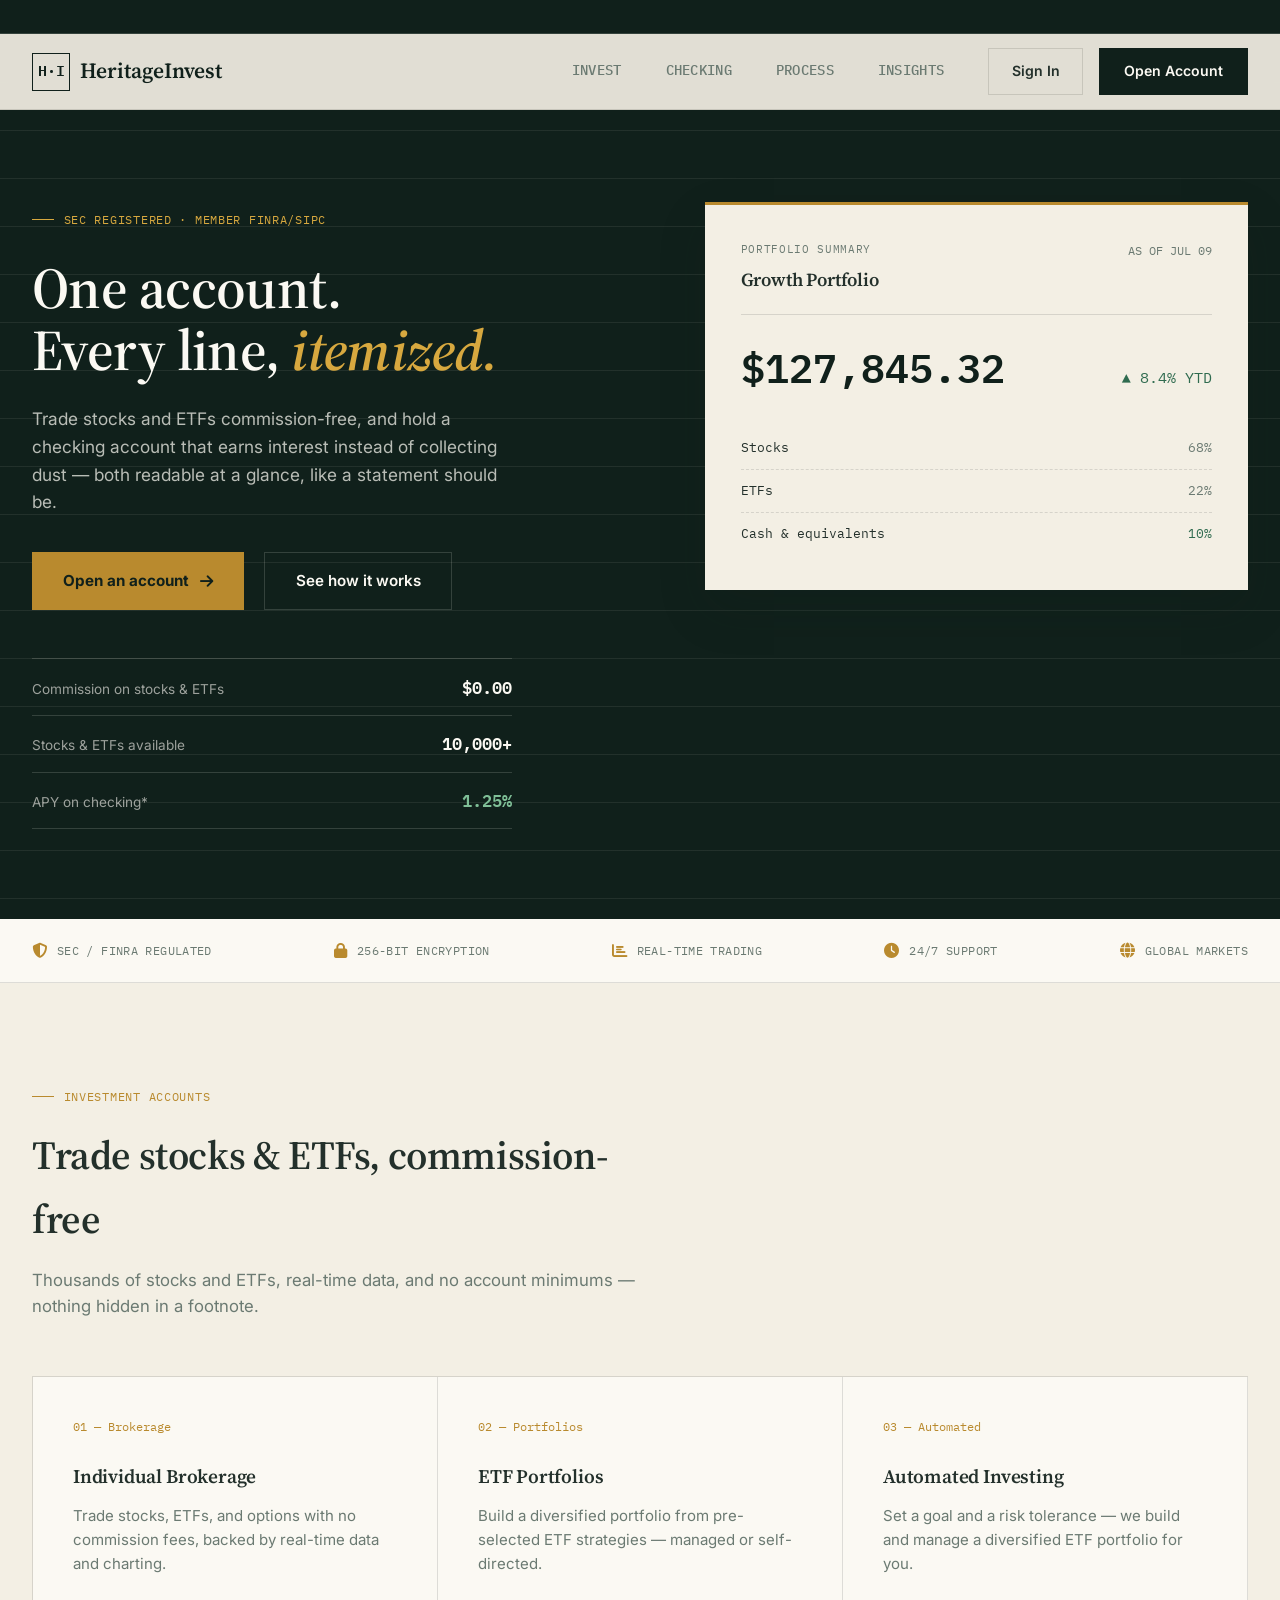
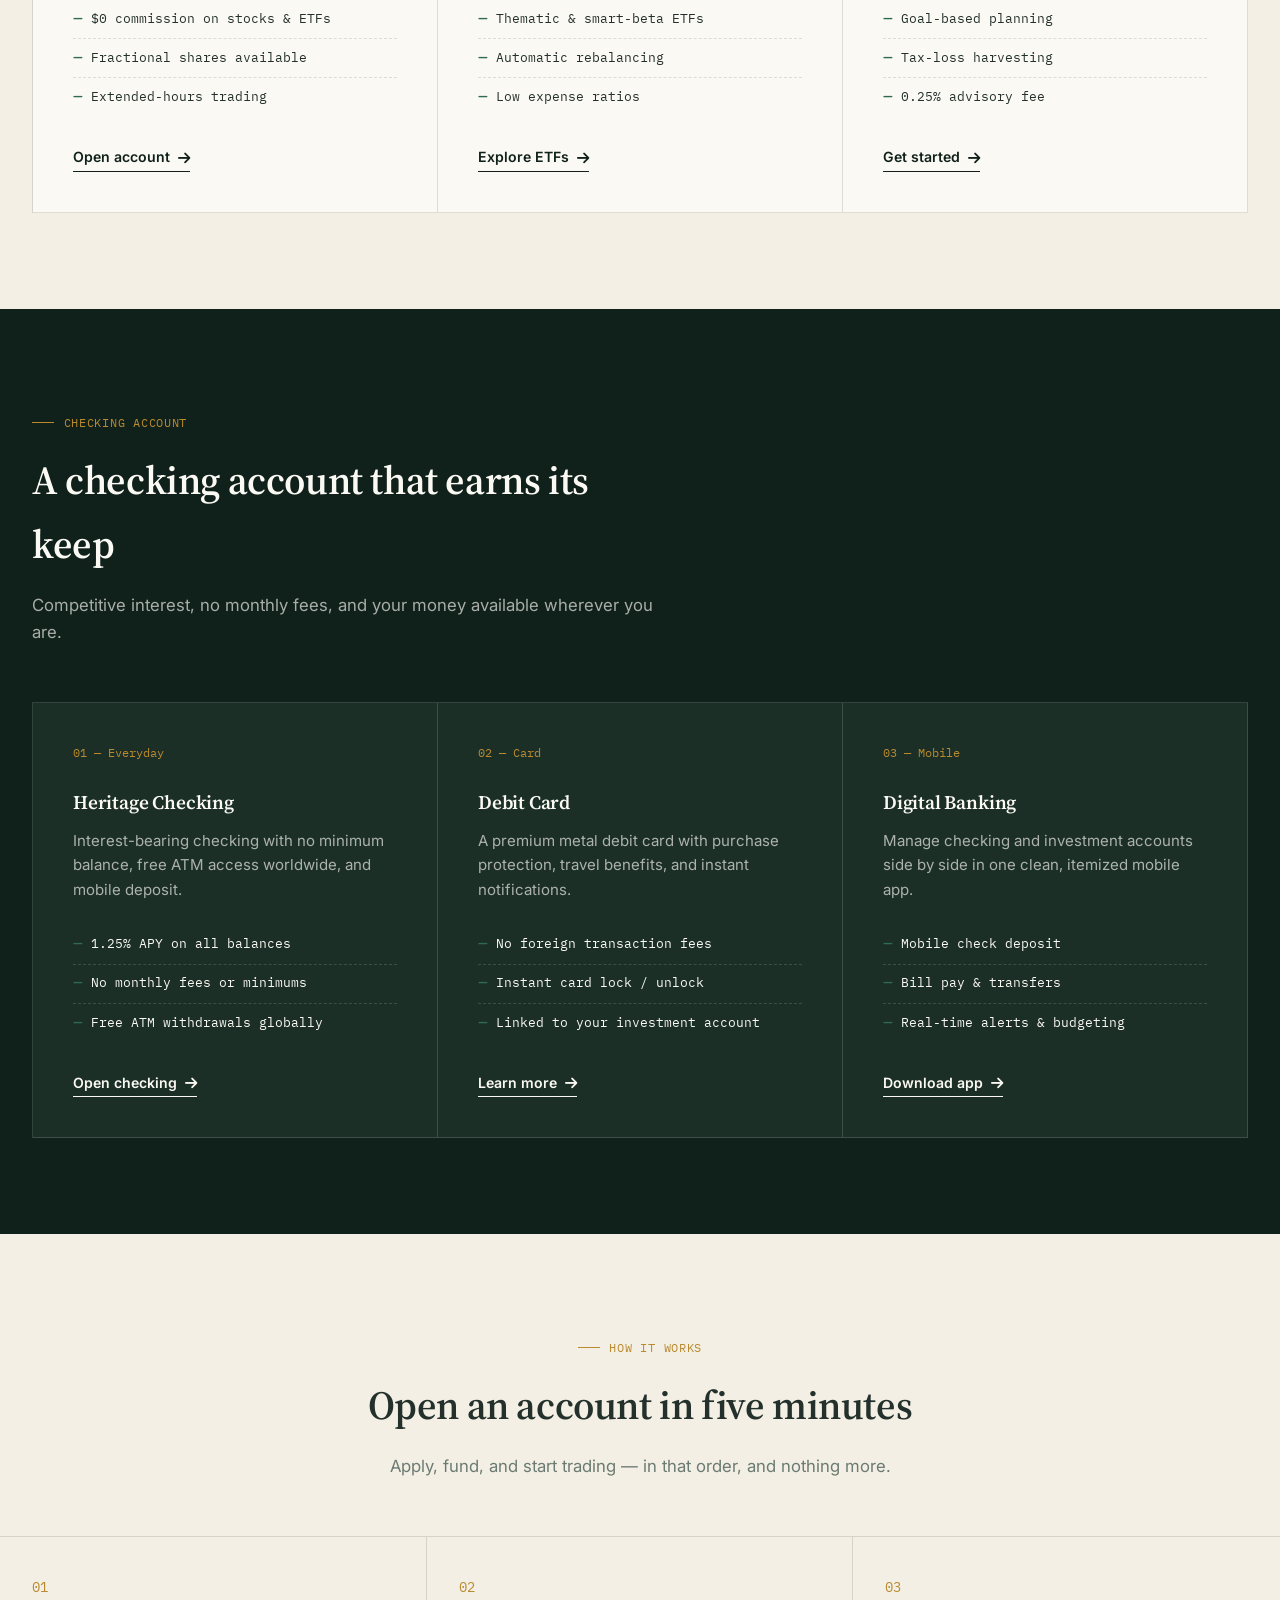
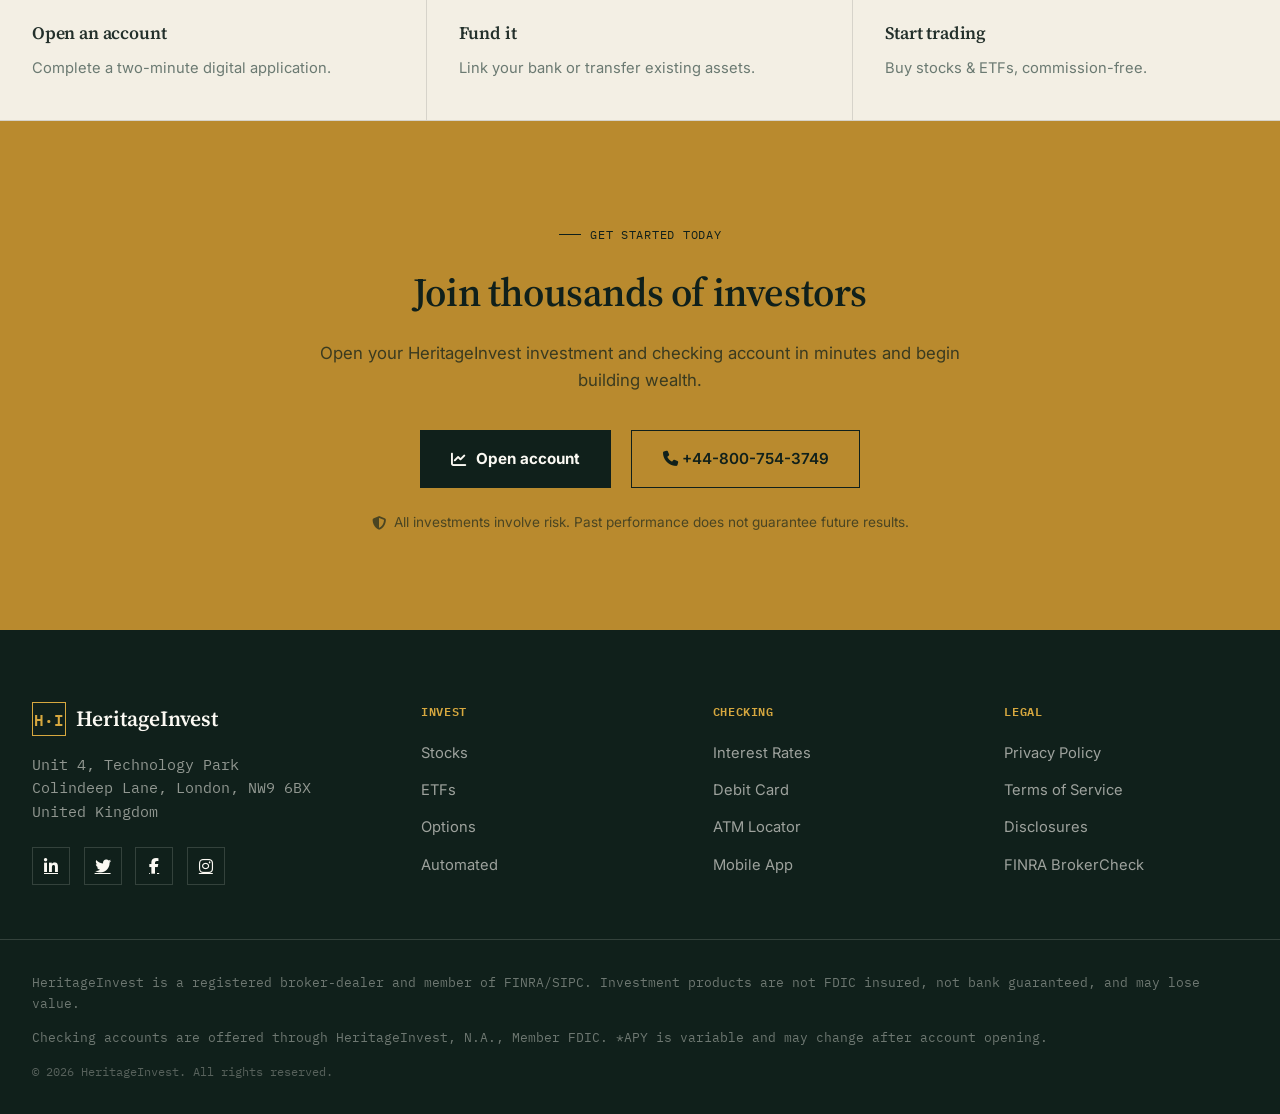
<file: index.html>
<!DOCTYPE html>
<html lang="en">

<head>
    <meta charset="UTF-8">
    <meta name="viewport" content="width=device-width, initial-scale=1.0, maximum-scale=5.0, user-scalable=yes">
    <title>HeritageInvest · Investing & Checking, Plainly Stated</title>
    <link rel="preconnect" href="https://fonts.googleapis.com">
    <link rel="preconnect" href="https://fonts.gstatic.com" crossorigin>
    <link
        href="https://fonts.googleapis.com/css2?family=Source+Serif+4:opsz,wght@8..60,400;8..60,500;8..60,600;8..60,700&family=IBM+Plex+Mono:wght@400;500;600&family=Inter:wght@400;500;600;700&display=swap"
        rel="stylesheet">
    <link rel="stylesheet" href="https://cdnjs.cloudflare.com/ajax/libs/font-awesome/6.4.0/css/all.min.css">
    <link rel="icon" type="image/png"
        href="https://a.mktgcdn.com/p/trqY8cbRb9rpmzNBIHFEHxK3n0czpuAaJO27NrH_lzQ/1.0000/676x676.png">
    <style>
        /* ===== Original Token system & Global ===== */
        :root {
            --ink: #10201B;
            --ink-soft: #1B2F27;
            --parchment: #F3EFE4;
            --parchment-deep: #EAE3D2;
            --bone: #FBF9F3;
            --brass: #B98A2E;
            --brass-bright: #D7A83F;
            --ledger-green: #2F6B4F;
            --ledger-red: #A24632;
            --charcoal: #23302B;
            --stone: #6B7A72;
            --hair: rgba(35, 48, 43, 0.14);
            --hair-dark: rgba(243, 239, 228, 0.16);
            --shadow-card: 0 1px 2px rgba(16, 32, 27, 0.06), 0 8px 24px rgba(16, 32, 27, 0.06);
            --shadow-lift: 0 20px 45px rgba(16, 32, 27, 0.16);
            --radius-sm: 4px;
            --radius-md: 8px;
            --ease: cubic-bezier(0.22, 1, 0.36, 1);
        }

        * {
            margin: 0;
            padding: 0;
            box-sizing: border-box;
        }

        html {
            scroll-behavior: smooth;
        }

        @media (prefers-reduced-motion: reduce) {
            html {
                scroll-behavior: auto;
            }

            *,
            *::before,
            *::after {
                animation-duration: 0.01ms !important;
                animation-iteration-count: 1 !important;
                transition-duration: 0.01ms !important;
            }
        }

        body {
            font-family: 'Inter', sans-serif;
            color: var(--charcoal);
            background: var(--parchment);
            line-height: 1.6;
            overflow-x: hidden;
        }

        h1,
        h2,
        h3,
        h4 {
            font-family: 'Source Serif 4', serif;
            font-weight: 600;
            letter-spacing: -0.01em;
        }

        .mono {
            font-family: 'IBM Plex Mono', monospace;
        }

        a {
            color: inherit;
        }

        img {
            max-width: 100%;
            display: block;
        }

        ::selection {
            background: var(--brass);
            color: var(--ink);
        }

        :focus-visible {
            outline: 2px solid var(--brass);
            outline-offset: 3px;
        }

        /* ===== Loader ===== */
        .premium-loader {
            position: fixed;
            inset: 0;
            background: var(--ink);
            z-index: 9999;
            display: flex;
            align-items: center;
            justify-content: center;
            transition: opacity 0.6s var(--ease), visibility 0.6s var(--ease);
        }

        .premium-loader.fade-out {
            opacity: 0;
            visibility: hidden;
        }

        .loader-content {
            text-align: center;
        }

        .loader-logo {
            font-family: 'Source Serif 4', serif;
            font-size: 1.9rem;
            font-weight: 600;
            color: var(--bone);
            margin-bottom: 1.25rem;
            letter-spacing: -0.01em;
        }

        .loader-logo .mark {
            color: var(--brass-bright);
            font-family: 'IBM Plex Mono', monospace;
            font-size: 1.1rem;
            margin-right: 0.6rem;
        }

        .loader-rule {
            width: 160px;
            height: 1px;
            background: var(--hair-dark);
            position: relative;
            margin: 0 auto;
            overflow: hidden;
        }

        .loader-rule::after {
            content: '';
            position: absolute;
            top: 0;
            left: -40%;
            width: 40%;
            height: 100%;
            background: var(--brass-bright);
            animation: loading 1.1s infinite;
        }

        @keyframes loading {
            0% {
                left: -40%;
            }

            100% {
                left: 100%;
            }
        }

        /* ===== Ticker (signature element) ===== */
        .ticker-strip {
            background: var(--ink);
            border-bottom: 1px solid var(--hair-dark);
            overflow: hidden;
            white-space: nowrap;
            height: 34px;
            display: flex;
            align-items: center;
            position: relative;
            z-index: 1001;
        }

        .ticker-track {
            display: inline-flex;
            gap: 2.5rem;
            padding-left: 100%;
            animation: ticker-scroll 38s linear infinite;
            will-change: transform;
        }

        @keyframes ticker-scroll {
            from {
                transform: translateX(0);
            }

            to {
                transform: translateX(-100%);
            }
        }

        .ticker-item {
            font-family: 'IBM Plex Mono', monospace;
            font-size: 0.72rem;
            color: var(--bone);
            display: inline-flex;
            align-items: center;
            gap: 0.5rem;
            letter-spacing: 0.02em;
        }

        .ticker-item .sym {
            color: var(--stone);
        }

        .ticker-item .up {
            color: #7FBF97;
        }

        .ticker-item .down {
            color: #D28A78;
        }

        /* ===== Navigation ===== */
        .navbar-premium {
            position: fixed;
            top: 34px;
            left: 0;
            right: 0;
            background: rgba(243, 239, 228, 0.92);
            backdrop-filter: blur(10px);
            -webkit-backdrop-filter: blur(10px);
            border-bottom: 1px solid var(--hair);
            z-index: 1000;
            transition: var(--transition, all 0.25s var(--ease));
            height: 76px;
        }

        .navbar-premium.scrolled {
            background: var(--parchment);
            box-shadow: var(--shadow-card);
        }

        .nav-container {
            max-width: 1360px;
            margin: 0 auto;
            padding: 0 2rem;
            height: 100%;
        }

        .nav-content {
            display: flex;
            align-items: center;
            justify-content: space-between;
            height: 100%;
        }

        .logo {
            display: flex;
            align-items: center;
            gap: 0.6rem;
            text-decoration: none;
        }

        .logo-mark {
            width: 38px;
            height: 38px;
            border: 1.5px solid var(--ink);
            display: flex;
            align-items: center;
            justify-content: center;
            font-family: 'IBM Plex Mono', monospace;
            font-size: 0.95rem;
            font-weight: 600;
            color: var(--ink);
        }

        .logo-text {
            font-family: 'Source Serif 4', serif;
            font-size: 1.35rem;
            font-weight: 600;
            color: var(--ink);
        }

        .desktop-nav {
            display: none;
        }

        @media (min-width: 1024px) {
            .desktop-nav {
                display: flex;
                align-items: center;
                gap: 2.75rem;
            }

            .nav-link {
                text-decoration: none;
                color: var(--stone);
                font-weight: 500;
                font-size: 0.9rem;
                font-family: 'IBM Plex Mono', monospace;
                letter-spacing: 0.02em;
                text-transform: uppercase;
                position: relative;
                padding-bottom: 4px;
                transition: color 0.2s var(--ease);
            }

            .nav-link::after {
                content: '';
                position: absolute;
                bottom: 0;
                left: 0;
                width: 0;
                height: 1px;
                background: var(--brass);
                transition: width 0.25s var(--ease);
            }

            .nav-link:hover {
                color: var(--ink);
            }

            .nav-link:hover::after {
                width: 100%;
            }

            .nav-buttons {
                display: flex;
                align-items: center;
                gap: 1rem;
            }

            .btn-outline-nav {
                padding: 0.7rem 1.4rem;
                background: transparent;
                border: 1px solid var(--hair);
                color: var(--charcoal);
                font-weight: 600;
                font-size: 0.88rem;
                text-decoration: none;
                transition: border-color 0.2s var(--ease), color 0.2s var(--ease);
            }

            .btn-outline-nav:hover {
                border-color: var(--ink);
                color: var(--ink);
            }

            .btn-primary-nav {
                padding: 0.7rem 1.5rem;
                background: var(--ink);
                border: 1px solid var(--ink);
                color: var(--bone);
                font-weight: 600;
                font-size: 0.88rem;
                text-decoration: none;
                transition: background 0.2s var(--ease);
            }

            .btn-primary-nav:hover {
                background: var(--ink-soft);
            }
        }

        .mobile-controls {
            display: flex;
            align-items: center;
            gap: 0.65rem;
        }

        @media (min-width: 1024px) {
            .mobile-controls {
                display: none;
            }
        }

        .mobile-login {
            width: 42px;
            height: 42px;
            border: 1.5px solid var(--ink);
            display: flex;
            align-items: center;
            justify-content: center;
            color: var(--ink);
            text-decoration: none;
        }

        .mobile-menu-btn {
            width: 42px;
            height: 42px;
            background: none;
            border: 1px solid var(--hair);
            display: flex;
            align-items: center;
            justify-content: center;
            color: var(--ink);
            font-size: 1.1rem;
            cursor: pointer;
        }

        .mobile-menu {
            position: fixed;
            top: 110px;
            left: 0;
            right: 0;
            bottom: 0;
            background: var(--parchment);
            z-index: 999;
            transform: translateX(100%);
            transition: transform 0.3s var(--ease);
            overflow-y: auto;
        }

        .mobile-menu.active {
            transform: translateX(0);
        }

        .mobile-menu-header {
            padding: 1.5rem;
            border-bottom: 1px solid var(--hair);
        }

        .mobile-menu-header h3 {
            color: var(--ink);
            font-size: 1.1rem;
        }

        .mobile-menu-links {
            padding: 0.5rem 1.5rem;
        }

        .mobile-link {
            display: flex;
            align-items: center;
            justify-content: space-between;
            padding: 1.05rem 0;
            color: var(--charcoal);
            text-decoration: none;
            font-weight: 500;
            border-bottom: 1px solid var(--hair);
            font-family: 'IBM Plex Mono', monospace;
            font-size: 0.85rem;
            text-transform: uppercase;
            letter-spacing: 0.02em;
        }

        .mobile-link i {
            color: var(--stone);
            font-size: 0.8rem;
        }

        .mobile-cta {
            padding: 1.5rem;
            background: var(--ink);
            margin: 1.5rem;
        }

        .mobile-cta p {
            color: var(--bone);
            margin-bottom: 1rem;
            font-weight: 600;
            font-family: 'Source Serif 4', serif;
        }

        .btn-mobile {
            display: block;
            padding: 1rem;
            background: var(--brass);
            color: var(--ink);
            text-decoration: none;
            font-weight: 700;
            text-align: center;
        }

        .mobile-bottom-nav {
            position: fixed;
            bottom: 0;
            left: 0;
            right: 0;
            background: var(--bone);
            border-top: 1px solid var(--hair);
            display: flex;
            justify-content: space-around;
            padding: 0.5rem 0.25rem;
            z-index: 990;
        }

        @media (min-width: 1024px) {
            .mobile-bottom-nav {
                display: none;
            }
        }

        .bottom-nav-item {
            display: flex;
            flex-direction: column;
            align-items: center;
            text-decoration: none;
            color: var(--stone);
            font-size: 0.65rem;
            gap: 0.3rem;
            padding: 0.5rem;
            flex: 1;
            max-width: 80px;
            font-family: 'IBM Plex Mono', monospace;
            text-transform: uppercase;
            letter-spacing: 0.02em;
        }

        .bottom-nav-item i {
            font-size: 1rem;
        }

        .bottom-nav-item.active {
            color: var(--ink);
        }

        /* ===== Hero ===== */
        .hero-premium {
            background: var(--ink);
            color: var(--bone);
            padding: 168px 0 90px;
            position: relative;
            overflow: hidden;
        }

        .hero-premium::before {
            content: '';
            position: absolute;
            inset: 0;
            background-image: linear-gradient(var(--hair-dark) 1px, transparent 1px);
            background-size: 100% 48px;
            opacity: 0.5;
            pointer-events: none;
        }

        .hero-wrapper {
            max-width: 1360px;
            margin: 0 auto;
            padding: 0 2rem;
            position: relative;
            z-index: 2;
        }

        .hero-grid {
            display: grid;
            grid-template-columns: 1.05fr 0.95fr;
            gap: 4.5rem;
            align-items: start;
        }

        @media (max-width: 1024px) {
            .hero-grid {
                grid-template-columns: 1fr;
                gap: 3rem;
            }
        }

        .hero-eyebrow {
            display: inline-flex;
            align-items: center;
            gap: 0.6rem;
            font-family: 'IBM Plex Mono', monospace;
            font-size: 0.75rem;
            letter-spacing: 0.06em;
            text-transform: uppercase;
            color: var(--brass-bright);
            margin-bottom: 1.75rem;
        }

        .hero-eyebrow::before {
            content: '';
            width: 22px;
            height: 1px;
            background: var(--brass-bright);
        }

        .hero-title {
            font-size: clamp(2.4rem, 4.6vw, 3.6rem);
            font-weight: 600;
            line-height: 1.08;
            margin-bottom: 1.5rem;
            max-width: 620px;
        }

        .hero-title em {
            font-style: italic;
            color: var(--brass-bright);
        }

        .hero-description {
            font-size: 1.08rem;
            color: rgba(251, 249, 243, 0.72);
            margin-bottom: 2.25rem;
            max-width: 480px;
        }

        .hero-actions {
            display: flex;
            gap: 1.25rem;
            margin-bottom: 3rem;
            flex-wrap: wrap;
        }

        @media (max-width: 480px) {
            .hero-actions {
                flex-direction: column;
            }
        }

        .btn-primary-large {
            display: inline-flex;
            align-items: center;
            justify-content: center;
            gap: 0.65rem;
            padding: 1rem 1.9rem;
            background: var(--brass);
            color: var(--ink);
            border: 1px solid var(--brass);
            font-size: 0.95rem;
            font-weight: 700;
            text-decoration: none;
            transition: background 0.2s var(--ease), transform 0.2s var(--ease);
        }

        .btn-primary-large:hover {
            background: var(--brass-bright);
            transform: translateY(-2px);
        }

        .btn-outline-large {
            display: inline-flex;
            align-items: center;
            justify-content: center;
            padding: 1rem 1.9rem;
            background: transparent;
            border: 1px solid var(--hair-dark);
            color: var(--bone);
            font-size: 0.95rem;
            font-weight: 600;
            text-decoration: none;
            transition: border-color 0.2s var(--ease);
        }

        .btn-outline-large:hover {
            border-color: var(--brass-bright);
            color: var(--brass-bright);
        }

        .ledger {
            border-top: 1px solid var(--hair-dark);
            max-width: 480px;
        }

        .ledger-row {
            display: flex;
            align-items: baseline;
            justify-content: space-between;
            gap: 1rem;
            padding: 0.9rem 0;
            border-bottom: 1px solid var(--hair-dark);
        }

        .ledger-row .label {
            font-size: 0.85rem;
            color: rgba(251, 249, 243, 0.6);
        }

        .ledger-row .value {
            font-family: 'IBM Plex Mono', monospace;
            font-size: 1.05rem;
            font-weight: 600;
            color: var(--bone);
            white-space: nowrap;
        }

        .ledger-row .value.gain {
            color: #7FBF97;
        }

        .statement-card {
            background: var(--parchment);
            color: var(--charcoal);
            padding: 2.25rem;
            box-shadow: var(--shadow-lift);
            border-top: 3px solid var(--brass);
        }

        .statement-head {
            display: flex;
            justify-content: space-between;
            align-items: flex-start;
            padding-bottom: 1.25rem;
            margin-bottom: 1.25rem;
            border-bottom: 1px solid var(--hair);
        }

        .statement-head .kicker {
            font-family: 'IBM Plex Mono', monospace;
            font-size: 0.7rem;
            text-transform: uppercase;
            letter-spacing: 0.06em;
            color: var(--stone);
            margin-bottom: 0.35rem;
        }

        .statement-head h3 {
            font-size: 1.15rem;
        }

        .statement-head .date {
            font-family: 'IBM Plex Mono', monospace;
            font-size: 0.75rem;
            color: var(--stone);
        }

        .statement-balance {
            display: flex;
            align-items: baseline;
            justify-content: space-between;
            margin-bottom: 1.75rem;
        }

        .statement-balance .num {
            font-family: 'IBM Plex Mono', monospace;
            font-size: 2.5rem;
            font-weight: 600;
            color: var(--ink);
        }

        .statement-balance .chg {
            font-family: 'IBM Plex Mono', monospace;
            font-size: 0.95rem;
            color: var(--ledger-green);
        }

        .statement-list {
            list-style: none;
        }

        .statement-list li {
            display: flex;
            align-items: baseline;
            gap: 0.5rem;
            font-family: 'IBM Plex Mono', monospace;
            font-size: 0.82rem;
            padding: 0.65rem 0;
            border-bottom: 1px dashed var(--hair);
        }

        .statement-list li:last-child {
            border-bottom: none;
        }

        .statement-list .leader {
            flex: 1;
            overflow: hidden;
        }

        .statement-list .leader span {
            color: var(--charcoal);
        }

        .statement-list .amt {
            color: var(--stone);
            white-space: nowrap;
        }

        .statement-list .amt.pos {
            color: var(--ledger-green);
        }

        /* ===== Trust bar ===== */
        .trust-bar {
            background: var(--bone);
            padding: 1.35rem 0;
            border-bottom: 1px solid var(--hair);
        }

        .trust-grid {
            max-width: 1360px;
            margin: 0 auto;
            padding: 0 2rem;
            display: flex;
            justify-content: space-between;
            align-items: center;
            flex-wrap: wrap;
            gap: 1.75rem;
        }

        .trust-item {
            display: flex;
            align-items: center;
            gap: 0.6rem;
            color: var(--stone);
            font-family: 'IBM Plex Mono', monospace;
            font-size: 0.78rem;
            text-transform: uppercase;
            letter-spacing: 0.03em;
        }

        .trust-item i {
            color: var(--brass);
            font-size: 0.95rem;
        }

        /* ===== Sections ===== */
        .section-premium {
            padding: 6rem 0;
        }

        .section-premium.bg-ink {
            background: var(--ink);
            color: var(--bone);
        }

        .container-premium {
            max-width: 1360px;
            margin: 0 auto;
            padding: 0 2rem;
        }

        .section-header {
            max-width: 640px;
            margin-bottom: 3.5rem;
        }

        .section-header.center {
            margin-left: auto;
            margin-right: auto;
            text-align: center;
        }

        .section-subtitle {
            display: inline-flex;
            align-items: center;
            gap: 0.6rem;
            font-family: 'IBM Plex Mono', monospace;
            font-size: 0.75rem;
            text-transform: uppercase;
            letter-spacing: 0.06em;
            color: var(--brass);
            margin-bottom: 1rem;
        }

        .section-subtitle::before {
            content: '';
            width: 22px;
            height: 1px;
            background: var(--brass);
        }

        .section-header.center .section-subtitle {
            justify-content: center;
        }

        .section-header h2 {
            font-size: clamp(1.9rem, 3.6vw, 2.5rem);
            margin-bottom: 1rem;
        }

        .section-header p {
            color: var(--stone);
            font-size: 1.05rem;
        }

        .bg-ink .section-header p {
            color: rgba(251, 249, 243, 0.65);
        }

        .services-grid {
            display: grid;
            grid-template-columns: repeat(3, 1fr);
            gap: 0;
            border-top: 1px solid var(--hair);
            border-left: 1px solid var(--hair);
        }

        @media (max-width: 900px) {
            .services-grid {
                grid-template-columns: 1fr;
                border-left: none;
            }
        }

        .service-card {
            background: var(--bone);
            padding: 2.5rem;
            border-right: 1px solid var(--hair);
            border-bottom: 1px solid var(--hair);
            transition: background 0.25s var(--ease);
        }

        .service-card:hover {
            background: var(--parchment-deep);
        }

        .service-index {
            font-family: 'IBM Plex Mono', monospace;
            font-size: 0.78rem;
            color: var(--brass);
            margin-bottom: 1.5rem;
        }

        .service-card h3 {
            font-size: 1.2rem;
            margin-bottom: 0.75rem;
        }

        .service-card p {
            color: var(--stone);
            font-size: 0.94rem;
            margin-bottom: 1.5rem;
        }

        .feature-list {
            list-style: none;
            margin-bottom: 1.75rem;
        }

        .feature-list li {
            display: flex;
            align-items: baseline;
            gap: 0.5rem;
            font-family: 'IBM Plex Mono', monospace;
            font-size: 0.8rem;
            padding: 0.55rem 0;
            border-bottom: 1px dashed var(--hair);
            color: var(--charcoal);
        }

        .feature-list li:last-child {
            border-bottom: none;
        }

        .feature-list li i {
            color: var(--ledger-green);
            font-size: 0.7rem;
        }

        .btn-service {
            display: inline-flex;
            align-items: center;
            gap: 0.5rem;
            color: var(--ink);
            font-weight: 600;
            font-size: 0.88rem;
            text-decoration: none;
            border-bottom: 1px solid var(--ink);
            padding-bottom: 2px;
            transition: gap 0.2s var(--ease), color 0.2s var(--ease), border-color 0.2s var(--ease);
        }

        .btn-service:hover {
            gap: 0.8rem;
            color: var(--brass);
            border-color: var(--brass);
        }

        .bg-ink .service-card {
            background: var(--ink-soft);
            border-color: var(--hair-dark);
        }

        .bg-ink .service-card:hover {
            background: #223c33;
        }

        .bg-ink .service-card h3,
        .bg-ink .service-card p {
            color: var(--bone);
        }

        .bg-ink .service-card p {
            color: rgba(251, 249, 243, 0.65);
        }

        .bg-ink .feature-list li {
            color: var(--bone);
            border-color: var(--hair-dark);
        }

        .bg-ink .btn-service {
            color: var(--bone);
            border-color: var(--bone);
        }

        .bg-ink .btn-service:hover {
            color: var(--brass-bright);
            border-color: var(--brass-bright);
        }

        .bg-ink .services-grid {
            border-color: var(--hair-dark);
        }

        .process-rule {
            border-top: 1px solid var(--hair);
        }

        .process-steps {
            display: grid;
            grid-template-columns: repeat(3, 1fr);
        }

        @media (max-width: 768px) {
            .process-steps {
                grid-template-columns: 1fr;
            }
        }

        .process-step {
            padding: 2.5rem 2rem;
            border-right: 1px solid var(--hair);
            border-bottom: 1px solid var(--hair);
        }

        .process-step:last-child {
            border-right: none;
        }

        .step-number {
            font-family: 'IBM Plex Mono', monospace;
            font-size: 0.85rem;
            color: var(--brass);
            margin-bottom: 1.25rem;
        }

        .process-step h4 {
            font-size: 1.1rem;
            margin-bottom: 0.6rem;
        }

        .process-step p {
            color: var(--stone);
            font-size: 0.92rem;
        }

        /* ===== CTA ===== */
        .cta-premium {
            padding: 6rem 0;
            background: var(--brass);
            position: relative;
        }

        .cta-content {
            max-width: 720px;
            margin: 0 auto;
            padding: 0 2rem;
            text-align: center;
        }

        .cta-content .section-subtitle {
            color: var(--ink);
        }

        .cta-content .section-subtitle::before {
            background: var(--ink);
        }

        .cta-content h2 {
            color: var(--ink);
            font-size: clamp(1.9rem, 3.6vw, 2.5rem);
            margin-bottom: 1rem;
        }

        .cta-content p {
            color: rgba(16, 32, 27, 0.75);
            font-size: 1.05rem;
            margin-bottom: 2.25rem;
        }

        .cta-buttons {
            display: flex;
            gap: 1.25rem;
            justify-content: center;
            flex-wrap: wrap;
            margin-bottom: 1.5rem;
        }

        @media (max-width: 480px) {
            .cta-buttons {
                flex-direction: column;
            }
        }

        .btn-cta-primary {
            padding: 1rem 1.9rem;
            background: var(--ink);
            color: var(--bone);
            border: 1px solid var(--ink);
            font-size: 0.95rem;
            font-weight: 700;
            text-decoration: none;
            display: inline-flex;
            align-items: center;
            gap: 0.6rem;
            transition: transform 0.2s var(--ease);
        }

        .btn-cta-primary:hover {
            transform: translateY(-2px);
        }

        .btn-cta-outline {
            padding: 1rem 1.9rem;
            background: transparent;
            border: 1px solid var(--ink);
            color: var(--ink);
            font-size: 0.95rem;
            font-weight: 600;
            text-decoration: none;
        }

        .cta-note {
            color: rgba(16, 32, 27, 0.65);
            font-size: 0.85rem;
            display: flex;
            align-items: center;
            justify-content: center;
            gap: 0.5rem;
        }

        /* ===== Footer ===== */
        .footer-premium {
            background: var(--ink);
            color: var(--bone);
            padding: 4.5rem 0 2rem;
        }

        .footer-grid {
            max-width: 1360px;
            margin: 0 auto;
            padding: 0 2rem 3rem;
            display: grid;
            grid-template-columns: 1.4fr repeat(3, 1fr);
            gap: 3rem;
            border-bottom: 1px solid var(--hair-dark);
        }

        @media (max-width: 1024px) {
            .footer-grid {
                grid-template-columns: repeat(2, 1fr);
            }
        }

        @media (max-width: 640px) {
            .footer-grid {
                grid-template-columns: 1fr;
            }
        }

        .footer-logo {
            font-family: 'Source Serif 4', serif;
            font-size: 1.35rem;
            font-weight: 600;
            margin-bottom: 1rem;
            display: flex;
            align-items: center;
            gap: 0.6rem;
        }

        .footer-logo .mark {
            font-family: 'IBM Plex Mono', monospace;
            color: var(--brass-bright);
            font-size: 1rem;
            border: 1.5px solid var(--brass-bright);
            width: 34px;
            height: 34px;
            display: flex;
            align-items: center;
            justify-content: center;
        }

        .footer-address {
            color: rgba(251, 249, 243, 0.55);
            font-size: 0.92rem;
            margin-bottom: 1.5rem;
            font-family: 'IBM Plex Mono', monospace;
        }

        .social-links {
            display: flex;
            gap: 0.85rem;
        }

        .social-links a {
            width: 38px;
            height: 38px;
            border: 1px solid var(--hair-dark);
            display: flex;
            align-items: center;
            justify-content: center;
            color: var(--bone);
            transition: border-color 0.2s var(--ease), color 0.2s var(--ease);
        }

        .social-links a:hover {
            border-color: var(--brass-bright);
            color: var(--brass-bright);
        }

        .footer-links h4 {
            font-family: 'IBM Plex Mono', monospace;
            font-size: 0.78rem;
            text-transform: uppercase;
            letter-spacing: 0.05em;
            font-weight: 600;
            margin-bottom: 1.25rem;
            color: var(--brass-bright);
        }

        .footer-links a {
            display: block;
            color: rgba(251, 249, 243, 0.6);
            text-decoration: none;
            margin-bottom: 0.85rem;
            font-size: 0.92rem;
            transition: color 0.2s var(--ease);
        }

        .footer-links a:hover {
            color: var(--bone);
        }

        .footer-bottom {
            max-width: 1360px;
            margin: 0 auto;
            padding: 2rem 2rem 0;
        }

        .legal-text {
            color: rgba(251, 249, 243, 0.4);
            font-size: 0.82rem;
            line-height: 1.6;
            margin-bottom: 0.85rem;
            font-family: 'IBM Plex Mono', monospace;
        }

        .copyright {
            color: rgba(251, 249, 243, 0.3);
            font-size: 0.78rem;
            font-family: 'IBM Plex Mono', monospace;
        }

        .reveal {
            opacity: 0;
            transform: translateY(16px);
            transition: opacity 0.6s var(--ease), transform 0.6s var(--ease);
        }

        .reveal.visible {
            opacity: 1;
            transform: translateY(0);
        }

        .touch-device button,
        .touch-device a {
            min-height: 44px;
        }

        .touch-device input,
        .touch-device select {
            font-size: 16px !important;
        }

        /* ==============================================
           MOBILE RESPONSIVE FIXES (added, preserving original)
           ============================================== */
        @media (max-width: 768px) {
            .navbar-premium {
                height: 64px;
                top: 34px;
            }

            .hero-premium {
                padding: 140px 0 60px;
            }

            .hero-title {
                font-size: clamp(2rem, 8vw, 2.8rem);
            }

            .hero-description {
                font-size: 1rem;
                max-width: 100%;
            }

            .statement-card {
                padding: 1.5rem;
            }

            .statement-balance .num {
                font-size: 2rem;
            }

            .ledger-row {
                flex-direction: column;
                align-items: flex-start;
                gap: 0.3rem;
            }

            .ledger-row .value {
                white-space: normal;
            }

            .trust-grid {
                justify-content: center;
                gap: 1.2rem;
            }

            .trust-item {
                font-size: 0.7rem;
            }

            .section-premium {
                padding: 3.5rem 0;
            }

            .section-header {
                margin-bottom: 2rem;
            }

            .service-card {
                padding: 1.8rem;
            }

            .cta-premium {
                padding: 4rem 0;
            }

            .footer-premium {
                padding: 3rem 0 2rem;
            }

            .footer-grid {
                gap: 2rem;
                padding-bottom: 2rem;
            }
        }

        @media (max-width: 480px) {
            .ticker-strip {
                height: 28px;
            }

            .ticker-item {
                font-size: 0.65rem;
            }

            .hero-actions .btn-primary-large,
            .hero-actions .btn-outline-large {
                width: 100%;
                text-align: center;
                justify-content: center;
            }

            .hero-title br {
                display: none;
            }

            .process-step {
                padding: 1.8rem 1.2rem;
            }
        }
    </style>
</head>

<body>
    <!-- (Content remains exactly the same as your provided index.html) -->
    <!-- Loading Screen -->
    <div class="premium-loader">
        <div class="loader-content">
            <div class="loader-logo"><span class="mark">H·I</span>HeritageInvest</div>
            <div class="loader-rule"></div>
        </div>
    </div>

    <!-- Market ticker -->
    <div class="ticker-strip">
        <div class="ticker-track" id="tickerTrack">
            <span class="ticker-item"><span class="sym">AAPL</span> 214.32 <span class="up">▲ 0.8%</span></span>
            <span class="ticker-item"><span class="sym">VTI</span> 289.11 <span class="up">▲ 0.3%</span></span>
            <span class="ticker-item"><span class="sym">MSFT</span> 441.05 <span class="down">▼ 0.2%</span></span>
            <span class="ticker-item"><span class="sym">QQQ</span> 502.77 <span class="up">▲ 0.6%</span></span>
            <span class="ticker-item"><span class="sym">NXBK CHK</span> 1.25% APY <span class="up">▲</span></span>
            <span class="ticker-item"><span class="sym">SPY</span> 598.40 <span class="up">▲ 0.4%</span></span>
            <span class="ticker-item"><span class="sym">GOOGL</span> 189.60 <span class="down">▼ 0.1%</span></span>
        </div>
    </div>

    <!-- Navigation -->
    <nav class="navbar-premium" id="navbar">
        <div class="nav-container">
            <div class="nav-content">
                <a href="index.html" class="logo">
                    <div class="logo-mark">H·I</div>
                    <span class="logo-text">HeritageInvest</span>
                </a>

                <div class="desktop-nav">
                    <a href="#invest" class="nav-link">Invest</a>
                    <a href="#checking" class="nav-link">Checking</a>
                    <a href="#process" class="nav-link">Process</a>
                    <a href="#insights" class="nav-link">Insights</a>
                    <div class="nav-buttons">
                        <a href="login.html" class="btn-outline-nav">Sign In</a>
                        <a href="register.html" class="btn-primary-nav">Open Account</a>
                    </div>
                </div>

                <div class="mobile-controls">
                    <a href="login.html" class="mobile-login"><i class="fas fa-lock"></i></a>
                    <button class="mobile-menu-btn" id="mobileMenuBtn"><i class="fas fa-bars"></i></button>
                </div>
            </div>
        </div>

        <div class="mobile-menu" id="mobileMenu">
            <div class="mobile-menu-header">
                <h3>Menu</h3>
            </div>
            <div class="mobile-menu-links">
                <a href="#invest" class="mobile-link">Invest <i class="fas fa-chevron-right"></i></a>
                <a href="#checking" class="mobile-link">Checking <i class="fas fa-chevron-right"></i></a>
                <a href="#process" class="mobile-link">Process <i class="fas fa-chevron-right"></i></a>
                <a href="login.html" class="mobile-link">Sign In <i class="fas fa-chevron-right"></i></a>
                <a href="register.html" class="mobile-link">Open Account <i class="fas fa-chevron-right"></i></a>
            </div>
            <div class="mobile-cta">
                <p>Ready to start investing?</p>
                <a href="register.html" class="btn-mobile">Open Account</a>
            </div>
        </div>
    </nav>

    <!-- Mobile Bottom Nav -->
    <div class="mobile-bottom-nav">
        <a href="#invest" class="bottom-nav-item"><i class="fas fa-chart-bar"></i><span>Invest</span></a>
        <a href="#checking" class="bottom-nav-item"><i class="fas fa-wallet"></i><span>Checking</span></a>
        <a href="login.html" class="bottom-nav-item active"><i class="fas fa-lock"></i><span>Login</span></a>
        <a href="#contact" class="bottom-nav-item"><i class="fas fa-phone"></i><span>Contact</span></a>
        <a href="register.html" class="bottom-nav-item"><i class="fas fa-user-plus"></i><span>Join</span></a>
    </div>

    <!-- Hero -->
    <section class="hero-premium">
        <div class="hero-wrapper">
            <div class="hero-grid">
                <div class="hero-content">
                    <span class="hero-eyebrow">SEC Registered · Member FINRA/SIPC</span>
                    <h1 class="hero-title">One account.<br>Every line, <em>itemized.</em></h1>
                    <p class="hero-description">
                        Trade stocks and ETFs commission-free, and hold a checking account that earns interest instead
                        of collecting dust — both readable at a glance, like a statement should be.
                    </p>
                    <div class="hero-actions">
                        <a href="register.html" class="btn-primary-large">Open an account <i
                                class="fas fa-arrow-right"></i></a>
                        <a href="#invest" class="btn-outline-large">See how it works</a>
                    </div>
                    <div class="ledger">
                        <div class="ledger-row"><span class="label">Commission on stocks &amp; ETFs</span><span
                                class="value">$0.00</span></div>
                        <div class="ledger-row"><span class="label">Stocks &amp; ETFs available</span><span
                                class="value">10,000+</span></div>
                        <div class="ledger-row"><span class="label">APY on checking*</span><span
                                class="value gain">1.25%</span></div>
                    </div>
                </div>

                <div class="hero-visual">
                    <div class="statement-card">
                        <div class="statement-head">
                            <div>
                                <div class="kicker">Portfolio Summary</div>
                                <h3>Growth Portfolio</h3>
                            </div>
                            <div class="date">AS OF JUL 09</div>
                        </div>
                        <div class="statement-balance">
                            <span class="num">$127,845.32</span>
                            <span class="chg">▲ 8.4% YTD</span>
                        </div>
                        <ul class="statement-list">
                            <li><span class="leader">Stocks<span></span></span><span class="amt">68%</span></li>
                            <li><span class="leader">ETFs<span></span></span><span class="amt">22%</span></li>
                            <li><span class="leader">Cash &amp; equivalents<span></span></span><span
                                    class="amt pos">10%</span></li>
                        </ul>
                    </div>
                </div>
            </div>
        </div>
    </section>

    <!-- Trust Bar -->
    <div class="trust-bar">
        <div class="trust-grid">
            <div class="trust-item"><i class="fas fa-shield-alt"></i><span>SEC / FINRA Regulated</span></div>
            <div class="trust-item"><i class="fas fa-lock"></i><span>256-bit Encryption</span></div>
            <div class="trust-item"><i class="fas fa-chart-bar"></i><span>Real-Time Trading</span></div>
            <div class="trust-item"><i class="fas fa-clock"></i><span>24/7 Support</span></div>
            <div class="trust-item"><i class="fas fa-globe"></i><span>Global Markets</span></div>
        </div>
    </div>

    <!-- Investment Section -->
    <section id="invest" class="section-premium">
        <div class="container-premium">
            <div class="section-header reveal">
                <span class="section-subtitle">Investment Accounts</span>
                <h2>Trade stocks &amp; ETFs, commission-free</h2>
                <p>Thousands of stocks and ETFs, real-time data, and no account minimums — nothing hidden in a footnote.
                </p>
            </div>
            <div class="services-grid reveal">
                <div class="service-card">
                    <div class="service-index">01 — Brokerage</div>
                    <h3>Individual Brokerage</h3>
                    <p>Trade stocks, ETFs, and options with no commission fees, backed by real-time data and charting.
                    </p>
                    <ul class="feature-list">
                        <li><i class="fas fa-minus"></i> $0 commission on stocks &amp; ETFs</li>
                        <li><i class="fas fa-minus"></i> Fractional shares available</li>
                        <li><i class="fas fa-minus"></i> Extended-hours trading</li>
                    </ul>
                    <a href="register.html" class="btn-service">Open account <i class="fas fa-arrow-right"></i></a>
                </div>
                <div class="service-card">
                    <div class="service-index">02 — Portfolios</div>
                    <h3>ETF Portfolios</h3>
                    <p>Build a diversified portfolio from pre-selected ETF strategies — managed or self-directed.</p>
                    <ul class="feature-list">
                        <li><i class="fas fa-minus"></i> Thematic &amp; smart-beta ETFs</li>
                        <li><i class="fas fa-minus"></i> Automatic rebalancing</li>
                        <li><i class="fas fa-minus"></i> Low expense ratios</li>
                    </ul>
                    <a href="register.html" class="btn-service">Explore ETFs <i class="fas fa-arrow-right"></i></a>
                </div>
                <div class="service-card">
                    <div class="service-index">03 — Automated</div>
                    <h3>Automated Investing</h3>
                    <p>Set a goal and a risk tolerance — we build and manage a diversified ETF portfolio for you.</p>
                    <ul class="feature-list">
                        <li><i class="fas fa-minus"></i> Goal-based planning</li>
                        <li><i class="fas fa-minus"></i> Tax-loss harvesting</li>
                        <li><i class="fas fa-minus"></i> 0.25% advisory fee</li>
                    </ul>
                    <a href="register.html" class="btn-service">Get started <i class="fas fa-arrow-right"></i></a>
                </div>
            </div>
        </div>
    </section>

    <!-- Checking Section -->
    <section id="checking" class="section-premium bg-ink">
        <div class="container-premium">
            <div class="section-header reveal">
                <span class="section-subtitle">Checking Account</span>
                <h2>A checking account that earns its keep</h2>
                <p>Competitive interest, no monthly fees, and your money available wherever you are.</p>
            </div>
            <div class="services-grid reveal">
                <div class="service-card">
                    <div class="service-index">01 — Everyday</div>
                    <h3>Heritage Checking</h3>
                    <p>Interest-bearing checking with no minimum balance, free ATM access worldwide, and mobile deposit.
                    </p>
                    <ul class="feature-list">
                        <li><i class="fas fa-minus"></i> 1.25% APY on all balances</li>
                        <li><i class="fas fa-minus"></i> No monthly fees or minimums</li>
                        <li><i class="fas fa-minus"></i> Free ATM withdrawals globally</li>
                    </ul>
                    <a href="register.html" class="btn-service">Open checking <i class="fas fa-arrow-right"></i></a>
                </div>
                <div class="service-card">
                    <div class="service-index">02 — Card</div>
                    <h3>Debit Card</h3>
                    <p>A premium metal debit card with purchase protection, travel benefits, and instant notifications.
                    </p>
                    <ul class="feature-list">
                        <li><i class="fas fa-minus"></i> No foreign transaction fees</li>
                        <li><i class="fas fa-minus"></i> Instant card lock / unlock</li>
                        <li><i class="fas fa-minus"></i> Linked to your investment account</li>
                    </ul>
                    <a href="register.html" class="btn-service">Learn more <i class="fas fa-arrow-right"></i></a>
                </div>
                <div class="service-card">
                    <div class="service-index">03 — Mobile</div>
                    <h3>Digital Banking</h3>
                    <p>Manage checking and investment accounts side by side in one clean, itemized mobile app.</p>
                    <ul class="feature-list">
                        <li><i class="fas fa-minus"></i> Mobile check deposit</li>
                        <li><i class="fas fa-minus"></i> Bill pay &amp; transfers</li>
                        <li><i class="fas fa-minus"></i> Real-time alerts &amp; budgeting</li>
                    </ul>
                    <a href="register.html" class="btn-service">Download app <i class="fas fa-arrow-right"></i></a>
                </div>
            </div>
        </div>
    </section>

    <!-- Process Section -->
    <section id="process" class="section-premium" style="padding-bottom: 0;">
        <div class="container-premium">
            <div class="section-header center reveal">
                <span class="section-subtitle">How It Works</span>
                <h2>Open an account in five minutes</h2>
                <p>Apply, fund, and start trading — in that order, and nothing more.</p>
            </div>
        </div>
        <div class="process-rule">
            <div class="container-premium" style="padding: 0;">
                <div class="process-steps reveal">
                    <div class="process-step">
                        <div class="step-number mono">01</div>
                        <h4>Open an account</h4>
                        <p>Complete a two-minute digital application.</p>
                    </div>
                    <div class="process-step">
                        <div class="step-number mono">02</div>
                        <h4>Fund it</h4>
                        <p>Link your bank or transfer existing assets.</p>
                    </div>
                    <div class="process-step">
                        <div class="step-number mono">03</div>
                        <h4>Start trading</h4>
                        <p>Buy stocks &amp; ETFs, commission-free.</p>
                    </div>
                </div>
            </div>
        </div>
    </section>

    <!-- CTA -->
    <section class="cta-premium">
        <div class="cta-content">
            <span class="section-subtitle">Get Started Today</span>
            <h2>Join thousands of investors</h2>
            <p>Open your HeritageInvest investment and checking account in minutes and begin building wealth.</p>
            <div class="cta-buttons">
                <a href="register.html" class="btn-cta-primary"><i class="fas fa-chart-line"></i> Open account</a>
                <a href="tel:+18001234567" class="btn-cta-outline"><i class="fas fa-phone"></i> +44-800-754-3749</a>
            </div>
            <div class="cta-note"><i class="fas fa-shield-alt"></i><span>All investments involve risk. Past performance
                    does not guarantee future results.</span></div>
        </div>
    </section>

    <!-- Footer -->
    <footer class="footer-premium">
        <div class="footer-grid">
            <div>
                <div class="footer-logo"><span class="mark">H·I</span>HeritageInvest</div>
                <div class="footer-address">Unit 4, Technology Park<br>Colindeep Lane, London, NW9 6BX<br>United Kingdom
                </div>
                <div class="social-links">
                    <a href="#" aria-label="LinkedIn"><i class="fab fa-linkedin-in"></i></a>
                    <a href="#" aria-label="Twitter"><i class="fab fa-twitter"></i></a>
                    <a href="#" aria-label="Facebook"><i class="fab fa-facebook-f"></i></a>
                    <a href="#" aria-label="Instagram"><i class="fab fa-instagram"></i></a>
                </div>
            </div>
            <div class="footer-links">
                <h4>Invest</h4>
                <a href="#">Stocks</a><a href="#">ETFs</a><a href="#">Options</a><a href="#">Automated</a>
            </div>
            <div class="footer-links">
                <h4>Checking</h4>
                <a href="#">Interest Rates</a><a href="#">Debit Card</a><a href="#">ATM Locator</a><a href="#">Mobile
                    App</a>
            </div>
            <div class="footer-links">
                <h4>Legal</h4>
                <a href="#">Privacy Policy</a><a href="#">Terms of Service</a><a href="#">Disclosures</a><a
                    href="#">FINRA BrokerCheck</a>
            </div>
        </div>
        <div class="footer-bottom">
            <div class="legal-text">HeritageInvest is a registered broker-dealer and member of FINRA/SIPC. Investment
                products are not FDIC insured, not bank guaranteed, and may lose value.</div>
            <div class="legal-text">Checking accounts are offered through HeritageInvest, N.A., Member FDIC. *APY is
                variable
                and may change after account opening.</div>
            <div class="copyright">© 2026 HeritageInvest. All rights reserved.</div>
        </div>
    </footer>

    <script>
        // Loading screen
        window.addEventListener('load', function () {
            setTimeout(() => { document.querySelector('.premium-loader').classList.add('fade-out'); }, 700);
        });

        // Duplicate ticker content for a seamless loop
        const tickerTrack = document.getElementById('tickerTrack');
        if (tickerTrack) {
            tickerTrack.innerHTML += tickerTrack.innerHTML;
        }

        // Mobile menu
        const mobileMenuBtn = document.getElementById('mobileMenuBtn');
        const mobileMenu = document.getElementById('mobileMenu');
        if (mobileMenuBtn && mobileMenu) {
            mobileMenuBtn.addEventListener('click', (e) => {
                e.stopPropagation();
                mobileMenu.classList.toggle('active');
                mobileMenuBtn.innerHTML = mobileMenu.classList.contains('active') ? '<i class="fas fa-times"></i>' : '<i class="fas fa-bars"></i>';
            });
            document.addEventListener('click', (e) => {
                if (!mobileMenu.contains(e.target) && !mobileMenuBtn.contains(e.target)) {
                    mobileMenu.classList.remove('active');
                    mobileMenuBtn.innerHTML = '<i class="fas fa-bars"></i>';
                }
            });
            mobileMenu.querySelectorAll('.mobile-link').forEach(link => {
                link.addEventListener('click', () => { mobileMenu.classList.remove('active'); mobileMenuBtn.innerHTML = '<i class="fas fa-bars"></i>'; });
            });
            new MutationObserver(() => {
                document.body.style.overflow = mobileMenu.classList.contains('active') ? 'hidden' : '';
            }).observe(mobileMenu, { attributes: true, attributeFilter: ['class'] });
        }

        // Smooth scroll
        document.querySelectorAll('a[href^="#"]').forEach(anchor => {
            anchor.addEventListener('click', function (e) {
                const href = this.getAttribute('href');
                if (href === '#') return;
                const target = document.querySelector(href);
                if (target) {
                    e.preventDefault();
                    if (mobileMenu) { mobileMenu.classList.remove('active'); mobileMenuBtn.innerHTML = '<i class="fas fa-bars"></i>'; }
                    const offset = document.querySelector('.navbar-premium').offsetHeight + 44;
                    window.scrollTo({ top: target.offsetTop - offset, behavior: 'smooth' });
                }
            });
        });

        // Navbar scroll effect
        window.addEventListener('scroll', () => {
            document.getElementById('navbar').classList.toggle('scrolled', window.scrollY > 40);
        });

        // Reveal on scroll
        const revealEls = document.querySelectorAll('.reveal');
        const io = new IntersectionObserver((entries) => {
            entries.forEach(entry => {
                if (entry.isIntersecting) {
                    entry.target.classList.add('visible');
                    io.unobserve(entry.target);
                }
            });
        }, { threshold: 0.12 });
        revealEls.forEach(el => io.observe(el));

        // Touch device detection
        if (('ontouchstart' in window) || (navigator.maxTouchPoints > 0)) {
            document.body.classList.add('touch-device');
        }
    </script>
</body>

</html>
</file>
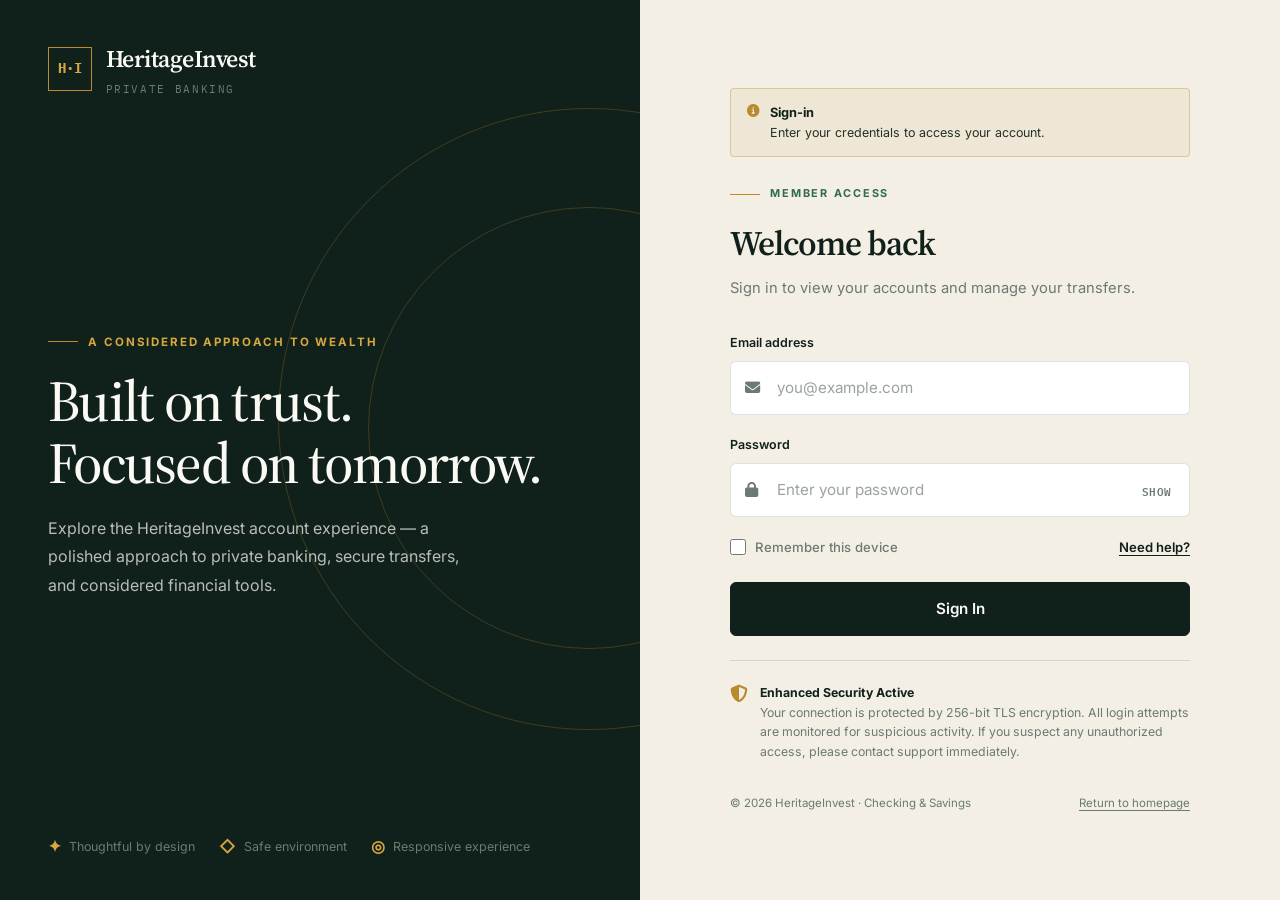
<file: cards.html>
<!DOCTYPE html>
<html lang="en">

<head>
    <meta charset="UTF-8">
    <meta name="viewport"
        content="width=device-width, initial-scale=1.0, maximum-scale=5.0, user-scalable=yes, viewport-fit=cover">
    <title>Cards · HeritageInvest</title>
    <link rel="preconnect" href="https://fonts.googleapis.com">
    <link rel="preconnect" href="https://fonts.gstatic.com" crossorigin>
    <link
        href="https://fonts.googleapis.com/css2?family=Source+Serif+4:opsz,wght@8..60,400;8..60,500;8..60,600;8..60,700&family=IBM+Plex+Mono:wght@400;500;600&family=Inter:wght@400;500;600;700&display=swap"
        rel="stylesheet">
    <link rel="stylesheet" href="https://cdnjs.cloudflare.com/ajax/libs/font-awesome/6.4.0/css/all.min.css">
    <link rel="icon" type="image/png"
        href="https://a.mktgcdn.com/p/trqY8cbRb9rpmzNBIHFEHxK3n0czpuAaJO27NrH_lzQ/1.0000/676x676.png">
    <style>
        :root {
            --ink: #10201B;
            --ink-soft: #1B2F27;
            --parchment: #F3EFE4;
            --parchment-deep: #EAE3D2;
            --bone: #FBF9F3;
            --brass: #B98A2E;
            --brass-bright: #D7A83F;
            --ledger-green: #2F6B4F;
            --ledger-red: #A24632;
            --charcoal: #23302B;
            --stone: #6B7A72;
            --hair: rgba(35, 48, 43, 0.14);
            --hair-dark: rgba(243, 239, 228, 0.16);
            --shadow-card: 0 1px 2px rgba(16, 32, 27, 0.06), 0 8px 24px rgba(16, 32, 27, 0.06);
            --shadow-lift: 0 20px 45px rgba(16, 32, 27, 0.16);
            --ease: cubic-bezier(0.22, 1, 0.36, 1);
        }

        * {
            margin: 0;
            padding: 0;
            box-sizing: border-box;
        }

        html {
            scroll-behavior: smooth;
        }

        body {
            font-family: 'Inter', sans-serif;
            color: var(--charcoal);
            background: var(--parchment);
            line-height: 1.6;
            overflow-x: hidden;
            min-height: 100vh;
            -webkit-tap-highlight-color: transparent;
            -webkit-font-smoothing: antialiased;
        }

        h1,
        h2,
        h3,
        h4 {
            font-family: 'Source Serif 4', serif;
            font-weight: 600;
            letter-spacing: -0.01em;
        }

        .mono {
            font-family: 'IBM Plex Mono', monospace;
        }

        a {
            color: inherit;
            text-decoration: none;
        }

        ::selection {
            background: var(--brass);
            color: var(--ink);
        }

        :focus-visible {
            outline: 2px solid var(--brass);
            outline-offset: 2px;
        }

        /* Loader */
        .premium-loader {
            position: fixed;
            inset: 0;
            background: var(--ink);
            z-index: 9999;
            display: flex;
            align-items: center;
            justify-content: center;
            transition: opacity 0.6s var(--ease), visibility 0.6s var(--ease);
            pointer-events: all;
        }

        .premium-loader.fade-out {
            opacity: 0;
            visibility: hidden;
            pointer-events: none;
        }

        .loader-content {
            text-align: center;
        }

        .loader-logo {
            font-family: 'Source Serif 4', serif;
            font-size: 1.9rem;
            font-weight: 600;
            color: var(--bone);
            margin-bottom: 1.25rem;
        }

        .loader-logo .mark {
            color: var(--brass-bright);
            font-family: 'IBM Plex Mono', monospace;
            font-size: 1.1rem;
            margin-right: 0.6rem;
        }

        .loader-rule {
            width: 160px;
            height: 1px;
            background: var(--hair-dark);
            position: relative;
            margin: 0 auto;
            overflow: hidden;
        }

        .loader-rule::after {
            content: '';
            position: absolute;
            top: 0;
            left: -40%;
            width: 40%;
            height: 100%;
            background: var(--brass-bright);
            animation: loading 1.1s infinite;
        }

        @keyframes loading {
            0% {
                left: -40%;
            }

            100% {
                left: 100%;
            }
        }

        /* Layout */
        .dashboard-premium {
            display: flex;
            min-height: 100vh;
            position: relative;
        }

        .sidebar-premium {
            background: var(--ink);
            color: var(--bone);
            width: 280px;
            flex-shrink: 0;
            display: flex;
            flex-direction: column;
            border-right: 1px solid var(--hair-dark);
            transition: left 0.35s var(--ease);
            z-index: 1000;
        }

        .sidebar-brand {
            padding: 2rem 1.5rem 1.5rem;
            border-bottom: 1px solid var(--hair-dark);
            display: flex;
            align-items: center;
            gap: 0.6rem;
            flex-shrink: 0;
        }

        .brand-logo .mark {
            width: 38px;
            height: 38px;
            border: 1.5px solid var(--brass);
            display: flex;
            align-items: center;
            justify-content: center;
            font-family: 'IBM Plex Mono', monospace;
            font-size: 0.95rem;
            font-weight: 600;
            color: var(--brass);
        }

        .brand-logo span {
            font-family: 'Source Serif 4', serif;
            font-size: 1.35rem;
            font-weight: 600;
            color: var(--bone);
            margin-left: 0.6rem;
        }

        .brand-tag {
            font-family: 'IBM Plex Mono', monospace;
            font-size: 0.7rem;
            color: var(--stone);
            margin-top: 0.3rem;
        }

        .sidebar-nav-premium {
            flex: 1;
            padding: 1.5rem 0;
            overflow-y: auto;
            -webkit-overflow-scrolling: touch;
            min-height: 0;
        }

        .nav-section {
            margin-bottom: 1.5rem;
        }

        .nav-section-title {
            font-family: 'IBM Plex Mono', monospace;
            font-size: 0.7rem;
            text-transform: uppercase;
            letter-spacing: 0.06em;
            color: var(--brass);
            padding: 0 1.5rem;
            margin-bottom: 0.5rem;
        }

        .nav-section ul {
            list-style: none;
        }

        .nav-section li a {
            display: flex;
            align-items: center;
            gap: 0.75rem;
            padding: 0.8rem 1.5rem;
            color: rgba(251, 249, 243, 0.7);
            font-weight: 500;
            font-size: 0.9rem;
            transition: background 0.2s var(--ease), color 0.2s var(--ease);
            -webkit-tap-highlight-color: rgba(185, 138, 46, 0.15);
            cursor: pointer;
        }

        .nav-section li a:hover,
        .nav-section li.active a {
            background: var(--ink-soft);
            color: var(--bone);
        }

        .nav-section li a i {
            width: 20px;
            text-align: center;
            font-size: 0.95rem;
        }

        .nav-badge {
            background: var(--brass);
            color: var(--ink);
            font-family: 'IBM Plex Mono', monospace;
            font-size: 0.65rem;
            padding: 0.15rem 0.5rem;
            border-radius: 20px;
            margin-left: auto;
        }

        .nav-amount {
            font-family: 'IBM Plex Mono', monospace;
            font-size: 0.8rem;
            color: var(--stone);
            margin-left: auto;
        }

        .sidebar-footer-premium {
            padding: 1.5rem;
            border-top: 1px solid var(--hair-dark);
            display: flex;
            align-items: center;
            gap: 0.75rem;
            flex-shrink: 0;
            background: var(--ink);
            position: relative;
            z-index: 2;
        }

        .user-avatar img {
            width: 38px;
            height: 38px;
            border-radius: 50%;
            object-fit: cover;
        }

        .user-details .user-name {
            font-weight: 600;
            font-size: 0.9rem;
        }

        .user-details .user-role {
            color: var(--stone);
            font-size: 0.75rem;
        }

        .user-actions {
            display: flex;
            gap: 0.5rem;
            margin-left: auto;
        }

        .icon-btn {
            background: none;
            border: 1px solid var(--hair-dark);
            color: var(--bone);
            width: 34px;
            height: 34px;
            display: flex;
            align-items: center;
            justify-content: center;
            cursor: pointer;
            transition: border-color 0.2s var(--ease), color 0.2s var(--ease);
            -webkit-tap-highlight-color: rgba(185, 138, 46, 0.2);
        }

        .icon-btn:hover {
            border-color: var(--brass);
            color: var(--brass);
        }

        /* Overlay */
        .sidebar-overlay {
            display: none;
            position: fixed;
            inset: 0;
            background: rgba(0, 0, 0, 0.5);
            z-index: 999;
            opacity: 0;
            transition: opacity 0.35s var(--ease);
            pointer-events: none;
            -webkit-tap-highlight-color: transparent;
        }

        .sidebar-overlay.active {
            display: block;
            opacity: 1;
            pointer-events: all;
        }

        /* Menu Toggle Button */
        .menu-toggle {
            display: none;
            background: var(--bone);
            border: 1.5px solid var(--hair);
            color: var(--ink);
            width: 44px;
            height: 44px;
            align-items: center;
            justify-content: center;
            font-size: 1.3rem;
            cursor: pointer;
            border-radius: 8px;
            flex-shrink: 0;
            transition: background 0.2s var(--ease), border-color 0.2s var(--ease), transform 0.15s var(--ease);
            -webkit-tap-highlight-color: rgba(16, 32, 27, 0.08);
            touch-action: manipulation;
            user-select: none;
            -webkit-user-select: none;
            position: relative;
            z-index: 10;
        }

        .menu-toggle:active {
            background: var(--parchment-deep);
            border-color: var(--ink);
            transform: scale(0.95);
        }

        .menu-toggle:hover {
            border-color: var(--ink);
            background: var(--parchment);
        }

        .main-content-premium {
            flex: 1;
            background: var(--parchment);
            padding: 1.5rem 2rem 2rem;
            overflow-y: auto;
            min-height: 100vh;
            -webkit-overflow-scrolling: touch;
        }

        .top-nav-premium {
            display: flex;
            align-items: center;
            justify-content: space-between;
            padding: 1rem 0;
            border-bottom: 1px solid var(--hair);
            margin-bottom: 2rem;
            flex-wrap: wrap;
            gap: 1rem;
        }

        .nav-left {
            display: flex;
            align-items: center;
            gap: 1rem;
        }

        .page-title h1 {
            font-size: 1.8rem;
            font-weight: 600;
            color: var(--ink);
        }

        .page-title p {
            color: var(--stone);
            font-size: 0.95rem;
        }

        .nav-right {
            display: flex;
            align-items: center;
            gap: 1rem;
            flex-wrap: wrap;
        }

        .search-bar {
            display: flex;
            align-items: center;
            background: var(--bone);
            border: 1px solid var(--hair);
            padding: 0.5rem 1rem;
            border-radius: 8px;
            gap: 0.5rem;
            min-width: 200px;
        }

        .search-bar i {
            color: var(--stone);
            font-size: 0.9rem;
        }

        .search-bar input {
            border: none;
            background: transparent;
            font-family: 'Inter', sans-serif;
            font-size: 0.9rem;
            outline: none;
            color: var(--charcoal);
            width: 100%;
        }

        .notification-btn,
        .support-btn {
            background: var(--bone);
            border: 1px solid var(--hair);
            width: 42px;
            height: 42px;
            display: flex;
            align-items: center;
            justify-content: center;
            position: relative;
            cursor: pointer;
            transition: border-color 0.2s var(--ease);
            border-radius: 8px;
            -webkit-tap-highlight-color: rgba(16, 32, 27, 0.08);
        }

        .notification-btn:hover,
        .support-btn:hover {
            border-color: var(--ink);
        }

        .notification-dot {
            position: absolute;
            top: 8px;
            right: 8px;
            width: 8px;
            height: 8px;
            background: var(--ledger-red);
            border-radius: 50%;
        }

        .support-btn {
            gap: 0.4rem;
            width: auto;
            padding: 0 1rem;
            font-weight: 500;
            font-size: 0.9rem;
        }

        .support-btn i {
            font-size: 1rem;
        }

        /* Card sections */
        .cards-grid {
            display: grid;
            grid-template-columns: repeat(auto-fit, minmax(280px, 1fr));
            gap: 1.5rem;
            margin-bottom: 2rem;
        }

        .card-physical {
            background: linear-gradient(135deg, var(--ink) 0%, var(--ink-soft) 100%);
            color: var(--bone);
            padding: 1.5rem;
            border-radius: 16px;
            position: relative;
            overflow: hidden;
            display: flex;
            flex-direction: column;
            justify-content: space-between;
            min-height: 200px;
        }

        .card-physical.gold {
            background: linear-gradient(135deg, #2d4a3e 0%, var(--ink-soft) 100%);
        }

        .card-physical.platinum {
            background: linear-gradient(135deg, var(--charcoal) 0%, var(--ink) 100%);
        }

        .card-chip {
            font-size: 1.5rem;
            margin-bottom: 1rem;
        }

        .card-brand {
            font-size: 1.8rem;
            align-self: flex-end;
        }

        .card-number {
            font-family: 'IBM Plex Mono', monospace;
            font-size: 1.3rem;
            letter-spacing: 2px;
            margin-bottom: 1rem;
        }

        .card-details {
            display: flex;
            justify-content: space-between;
        }

        .card-holder,
        .card-expiry {
            display: flex;
            flex-direction: column;
            font-size: 0.75rem;
            color: var(--stone);
        }

        .card-holder strong,
        .card-expiry strong {
            color: var(--bone);
            font-size: 1rem;
        }

        .card-type {
            position: absolute;
            top: 1rem;
            right: 1rem;
            background: rgba(251, 249, 243, 0.15);
            padding: 0.2rem 0.8rem;
            font-size: 0.7rem;
            text-transform: uppercase;
            border-radius: 4px;
        }

        .card-actions-grid {
            display: grid;
            grid-template-columns: repeat(auto-fit, minmax(120px, 1fr));
            gap: 0.75rem;
            margin-bottom: 2rem;
        }

        .card-action-btn {
            background: var(--bone);
            border: 1px solid var(--hair);
            padding: 1rem;
            font-weight: 500;
            cursor: pointer;
            display: flex;
            flex-direction: column;
            align-items: center;
            gap: 0.5rem;
            transition: border-color 0.2s var(--ease), background 0.2s var(--ease);
            color: var(--charcoal);
            border-radius: 4px;
        }

        .card-action-btn:hover {
            border-color: var(--brass);
            background: rgba(185, 138, 46, 0.04);
        }

        .card-action-btn i {
            font-size: 1.3rem;
            color: var(--brass);
        }

        .credit-details {
            background: var(--bone);
            border: 1px solid var(--hair);
            padding: 1.5rem;
            margin-bottom: 2rem;
            border-radius: 4px;
        }

        .credit-header {
            display: flex;
            justify-content: space-between;
            align-items: center;
            margin-bottom: 1.5rem;
        }

        .credit-badge {
            background: var(--parchment-deep);
            padding: 0.2rem 0.6rem;
            font-size: 0.75rem;
            border-radius: 4px;
        }

        .credit-stats {
            display: grid;
            grid-template-columns: repeat(auto-fit, minmax(150px, 1fr));
            gap: 1rem;
            margin-bottom: 1.5rem;
        }

        .credit-stat {
            background: white;
            border: 1px solid var(--hair);
            padding: 1rem;
            border-radius: 4px;
        }

        .credit-stat .stat-label {
            font-size: 0.8rem;
            color: var(--stone);
            margin-bottom: 0.3rem;
        }

        .credit-stat .stat-value {
            font-family: 'IBM Plex Mono', monospace;
            font-weight: 600;
            font-size: 1.2rem;
        }

        .credit-utilization {
            margin-top: 1rem;
        }

        .utilization-label {
            display: flex;
            justify-content: space-between;
            font-size: 0.85rem;
            margin-bottom: 0.3rem;
        }

        .utilization-bar {
            height: 8px;
            background: var(--parchment-deep);
            overflow: hidden;
            border-radius: 4px;
        }

        .utilization-fill {
            height: 100%;
            background: var(--brass);
            width: 12%;
        }

        .recent-card-transactions {
            background: var(--bone);
            border: 1px solid var(--hair);
            padding: 1.5rem;
            margin-bottom: 2rem;
            border-radius: 4px;
        }

        .section-header {
            display: flex;
            justify-content: space-between;
            align-items: center;
            margin-bottom: 1rem;
        }

        .section-header h3 {
            font-size: 1.2rem;
        }

        .view-all-link {
            color: var(--stone);
            font-size: 0.85rem;
            display: flex;
            align-items: center;
            gap: 0.3rem;
        }

        .card-transactions-list {
            display: flex;
            flex-direction: column;
            gap: 0.5rem;
        }

        .card-transaction {
            display: flex;
            align-items: center;
            justify-content: space-between;
            padding: 0.8rem 0;
            border-bottom: 1px solid var(--hair);
            gap: 1rem;
            flex-wrap: wrap;
        }

        .card-transaction:last-child {
            border-bottom: none;
        }

        .merchant-icon {
            width: 40px;
            height: 40px;
            border-radius: 50%;
            background: var(--parchment);
            display: flex;
            align-items: center;
            justify-content: center;
            color: var(--brass);
        }

        .transaction-details {
            flex: 1;
            min-width: 150px;
        }

        .merchant-name {
            font-weight: 600;
            font-size: 0.95rem;
        }

        .transaction-location {
            font-size: 0.8rem;
            color: var(--stone);
        }

        .transaction-amount {
            font-family: 'IBM Plex Mono', monospace;
            font-weight: 600;
        }

        .transaction-status {
            font-size: 0.8rem;
            color: var(--stone);
        }

        .rewards-section {
            background: var(--bone);
            border: 1px solid var(--hair);
            padding: 1.5rem;
            border-radius: 4px;
        }

        .rewards-header {
            display: flex;
            justify-content: space-between;
            align-items: center;
            margin-bottom: 1.5rem;
        }

        .rewards-header h3 {
            font-size: 1.2rem;
        }

        .redeem-btn {
            padding: 0.5rem 1rem;
            background: var(--ink);
            color: var(--bone);
            border: 1px solid var(--ink);
            font-weight: 600;
            cursor: pointer;
            transition: background 0.2s var(--ease);
            border-radius: 4px;
        }

        .redeem-btn:hover {
            background: var(--ink-soft);
        }

        .rewards-grid {
            display: grid;
            grid-template-columns: repeat(auto-fit, minmax(180px, 1fr));
            gap: 1rem;
        }

        .rewards-card {
            background: white;
            border: 1px solid var(--hair);
            padding: 1.2rem;
            text-align: center;
            border-radius: 4px;
        }

        .rewards-points {
            font-family: 'IBM Plex Mono', monospace;
            font-size: 1.8rem;
            font-weight: 600;
            color: var(--ink);
        }

        .rewards-label {
            font-size: 0.85rem;
            color: var(--stone);
            margin-top: 0.3rem;
        }

        .rewards-value {
            font-size: 0.9rem;
            color: var(--ledger-green);
            margin-top: 0.2rem;
        }

        /* Modals */
        .modal-premium {
            display: none;
            position: fixed;
            inset: 0;
            background: rgba(0, 0, 0, 0.5);
            z-index: 2000;
            align-items: center;
            justify-content: center;
            padding: 1rem;
        }

        .modal-premium.show {
            display: flex;
        }

        .modal-content {
            background: var(--bone);
            padding: 2rem;
            max-width: 450px;
            width: 100%;
            border-top: 3px solid var(--brass);
            box-shadow: var(--shadow-lift);
            border-radius: 4px;
        }

        .modal-header {
            display: flex;
            justify-content: space-between;
            align-items: center;
            margin-bottom: 1.5rem;
        }

        .modal-header h2 {
            font-size: 1.4rem;
        }

        .modal-close {
            background: none;
            border: none;
            color: var(--stone);
            font-size: 1.2rem;
            cursor: pointer;
            padding: 0.5rem;
        }

        .modal-body {
            color: var(--charcoal);
            margin-bottom: 1.5rem;
        }

        .modal-footer {
            display: flex;
            justify-content: flex-end;
        }

        .btn-primary {
            padding: 0.7rem 1.5rem;
            background: var(--ink);
            color: var(--bone);
            border: 1px solid var(--ink);
            font-weight: 600;
            cursor: pointer;
            border-radius: 4px;
        }

        /* Responsive */
        @media (max-width:1024px) {
            .sidebar-premium {
                position: fixed;
                left: -290px;
                top: 0;
                bottom: 0;
                height: 100vh;
                height: 100dvh;
                max-height: 100dvh;
                width: 280px;
                box-shadow: 4px 0 30px rgba(0, 0, 0, 0.3);
                display: flex;
                flex-direction: column;
                overflow: hidden;
                padding-bottom: env(safe-area-inset-bottom, 0);
            }

            .sidebar-premium.active {
                left: 0;
            }

            .sidebar-brand {
                flex: 0 0 auto;
            }

            .sidebar-nav-premium {
                flex: 1 1 auto;
                min-height: 0;
                overflow-y: auto;
                -webkit-overflow-scrolling: touch;
                padding: 1.25rem 0;
            }

            .sidebar-footer-premium {
                flex: 0 0 auto;
                padding: 1rem 1.5rem;
                padding-bottom: calc(1rem + env(safe-area-inset-bottom, 0));
                background: var(--ink);
                position: relative;
                z-index: 2;
            }

            .sidebar-overlay {
                display: block;
            }

            .menu-toggle {
                display: flex;
            }

            .main-content-premium {
                margin-left: 0;
                padding: 1rem;
                width: 100%;
            }

            .top-nav-premium {
                flex-direction: column;
                align-items: flex-start;
            }

            .nav-left {
                width: 100%;
            }

            .nav-right {
                width: 100%;
                justify-content: space-between;
            }

            .cards-grid {
                grid-template-columns: 1fr;
            }

            .card-physical {
                max-width: 100%;
            }

            .card-actions-grid {
                grid-template-columns: repeat(2, 1fr);
            }

            .credit-stats {
                grid-template-columns: repeat(2, 1fr);
            }

            .rewards-grid {
                grid-template-columns: 1fr;
            }
        }

        @media (max-width:600px) {
            .main-content-premium {
                padding: 0.75rem;
            }

            .page-title h1 {
                font-size: 1.4rem;
            }

            .search-bar {
                min-width: 120px;
            }

            .card-actions-grid {
                grid-template-columns: 1fr;
            }

            .credit-stats {
                grid-template-columns: 1fr;
            }

            .card-number {
                font-size: 1.1rem;
            }
        }

        @media (max-width:1024px) and (max-height:700px) {
            .sidebar-brand {
                padding: 1.25rem 1.5rem 1rem;
            }

            .sidebar-nav-premium {
                padding: 0.75rem 0;
            }

            .nav-section {
                margin-bottom: 1rem;
            }

            .nav-section li a {
                padding: 0.6rem 1.5rem;
            }

            .sidebar-footer-premium {
                padding: 0.75rem 1.5rem;
            }
        }
    </style>
</head>

<body>
    <div class="premium-loader" id="premiumLoader">
        <div class="loader-content">
            <div class="loader-logo"><span class="mark">H·I</span>HeritageInvest</div>
            <div class="loader-rule"></div>
        </div>
    </div>

    <div class="dashboard-premium">
        <!-- Sidebar -->
        <aside class="sidebar-premium" id="sidebarPremium">
            <div class="sidebar-brand">
                <div class="brand-logo">
                    <span class="mark">H·I</span>
                    <span>HeritageInvest</span>
                </div>
                <div class="brand-tag">Private Banking</div>
            </div>
            <nav class="sidebar-nav-premium">
                <div class="nav-section">
                    <div class="nav-section-title">MAIN</div>
                    <ul>
                        <li><a href="dashboard.html"><i class="fas fa-chart-pie"></i><span>Dashboard</span></a></li>
                        <li><a href="transactions.html"><i
                                    class="fas fa-arrow-right-arrow-left"></i><span>Transactions</span></a></li>
                        <li><a href="transfer.html"><i class="fas fa-paper-plane"></i><span>Transfers</span></a></li>
                        <li><a href="statements.html"><i class="fas fa-file-invoice"></i><span>Statements</span></a>
                        </li>
                    </ul>
                </div>
                <div class="nav-section">
                    <div class="nav-section-title">ACCOUNTS</div>
                    <ul>
                        <li><a href="checking.html"><i class="fas fa-wallet"></i><span>Checking</span><span
                                    class="nav-amount" data-balance="checking">$0</span></a></li>
                        <li><a href="savings.html"><i class="fas fa-piggy-bank"></i><span>Savings</span><span
                                    class="nav-amount" data-balance="savings">$0</span></a></li>
                        <li><a href="investments.html"><i class="fas fa-chart-line"></i><span>Investments</span><span
                                    class="nav-amount" data-balance="investments">$0</span></a></li>
                    </ul>
                </div>
                <div class="nav-section">
                    <div class="nav-section-title">SERVICES</div>
                    <ul>
                        <li class="active"><a href="cards.html"><i class="fas fa-credit-card"></i><span>Cards</span></a>
                        </li>
                        <li><a href="paybills.html"><i class="fas fa-file-invoice-dollar"></i><span>Pay Bills</span></a>
                        </li>
                        <li><a href="settings.html"><i class="fas fa-gear"></i><span>Settings</span></a></li>
                    </ul>
                </div>
            </nav>
            <div class="sidebar-footer-premium">
                <div class="user-avatar"><img src="https://pbs.twimg.com/media/HVr9a6xW0AA2cn5?format=jpg&name=small"
                        alt="Robert Alexandre"></div>
                <div class="user-details">
                    <div class="user-name">Robert Alexandre</div>
                    <div class="user-role">Premium Member</div>
                </div>
                <div class="user-actions">
                    <button class="icon-btn" title="Settings" onclick="location.href='settings.html'"><i
                            class="fas fa-sliders-h"></i></button>
                    <button class="icon-btn" title="Logout"
                        onclick="sessionStorage.clear(); location.href='index.html';"><i
                            class="fas fa-sign-out-alt"></i></button>
                </div>
            </div>
        </aside>

        <div class="sidebar-overlay" id="sidebarOverlay" aria-hidden="true"></div>

        <!-- Main Content -->
        <main class="main-content-premium" id="mainContent">
            <header class="top-nav-premium">
                <div class="nav-left">
                    <button class="menu-toggle" id="menuToggle" type="button" aria-label="Toggle navigation menu"
                        aria-expanded="false">
                        <i class="fas fa-bars"></i>
                    </button>
                    <div class="page-title">
                        <h1>Cards</h1>
                        <p>Manage your debit and credit cards</p>
                    </div>
                </div>
                <div class="nav-right">
                    <div class="search-bar">
                        <i class="fas fa-search"></i>
                        <input type="text" placeholder="Search transactions...">
                    </div>
                    <button class="notification-btn" type="button"><i class="far fa-bell"></i><span
                            class="notification-dot"></span></button>
                    <button class="support-btn" type="button"><i
                            class="far fa-question-circle"></i><span>Help</span></button>
                </div>
            </header>

            <!-- Card Overview -->
            <div class="cards-grid">
                <div class="card-physical">
                    <div class="card-chip"><i class="fas fa-microchip"></i></div>
                    <div class="card-brand"><i class="fab fa-cc-visa"></i></div>
                    <div class="card-number">**** **** **** 1404</div>
                    <div class="card-details">
                        <div class="card-holder"><span>Card Holder</span><strong>ROBERT ALEXANDRE</strong></div>
                        <div class="card-expiry"><span>Expires</span><strong>05/28</strong></div>
                    </div>
                    <div class="card-type">Debit Card</div>
                </div>
                <div class="card-physical gold">
                    <div class="card-chip"><i class="fas fa-microchip"></i></div>
                    <div class="card-brand"><i class="fab fa-cc-mastercard"></i></div>
                    <div class="card-number">**** **** **** 2204</div>
                    <div class="card-details">
                        <div class="card-holder"><span>Card Holder</span><strong>ROBERT ALEXANDRE</strong></div>
                        <div class="card-expiry"><span>Expires</span><strong>08/27</strong></div>
                    </div>
                    <div class="card-type">Premium Rewards</div>
                </div>
                <div class="card-physical platinum">
                    <div class="card-chip"><i class="fas fa-microchip"></i></div>
                    <div class="card-brand"><i class="fab fa-cc-amex"></i></div>
                    <div class="card-number">**** **** **** 9012</div>
                    <div class="card-details">
                        <div class="card-holder"><span>Card Holder</span><strong>ROBERT ALEXANDRE</strong></div>
                        <div class="card-expiry"><span>Expires</span><strong>11/26</strong></div>
                    </div>
                    <div class="card-type">Business Platinum</div>
                </div>
            </div>

            <div class="card-actions-grid">
                <button class="card-action-btn" onclick="showCardAction('freeze')"><i
                        class="fas fa-snowflake"></i><span>Freeze Card</span></button>
                <button class="card-action-btn" onclick="showCardAction('limit')"><i
                        class="fas fa-sliders-h"></i><span>Adjust Limit</span></button>
                <button class="card-action-btn" onclick="showCardAction('report')"><i
                        class="fas fa-flag"></i><span>Report Lost</span></button>
                <button class="card-action-btn" onclick="showCardAction('pin')"><i class="fas fa-key"></i><span>Change
                        PIN</span></button>
                <button class="card-action-btn" onclick="showCardAction('replace')"><i
                        class="fas fa-sync-alt"></i><span>Replace Card</span></button>
                <button class="card-action-btn" onclick="showCardAction('digital')"><i
                        class="fas fa-mobile-alt"></i><span>Digital Wallet</span></button>
            </div>

            <div class="credit-details">
                <div class="credit-header">
                    <h3>Premium Rewards Card</h3><span class="credit-badge">Active</span>
                </div>
                <div class="credit-stats">
                    <div class="credit-stat"><span class="stat-label">Current Balance</span><span
                            class="stat-value">$1,234.56</span></div>
                    <div class="credit-stat"><span class="stat-label">Available Credit</span><span
                            class="stat-value">$8,765.44</span></div>
                    <div class="credit-stat"><span class="stat-label">Credit Limit</span><span
                            class="stat-value">$10,000</span></div>
                    <div class="credit-stat"><span class="stat-label">Payment Due</span><span class="stat-value">Apr 5,
                            2024</span></div>
                </div>
                <div class="credit-utilization">
                    <div class="utilization-label"><span>Credit Utilization</span><span>12%</span></div>
                    <div class="utilization-bar">
                        <div class="utilization-fill" style="width:12%"></div>
                    </div>
                </div>
            </div>

            <div class="recent-card-transactions">
                <div class="section-header">
                    <h3>Recent Card Activity</h3>
                    <a href="transactions.html" class="view-all-link">View All <i class="fas fa-arrow-right"></i></a>
                </div>
                <div class="card-transactions-list">
                    <div class="card-transaction">
                        <div class="merchant-icon"><i class="fas fa-coffee"></i></div>
                        <div class="transaction-details">
                            <div class="merchant-name">Starbucks Coffee</div>
                            <div class="transaction-location">New York, NY</div>
                        </div>
                        <div class="transaction-amount">-$4.50</div>
                        <div class="transaction-status">Approved</div>
                    </div>
                    <div class="card-transaction">
                        <div class="merchant-icon"><i class="fas fa-gas-pump"></i></div>
                        <div class="transaction-details">
                            <div class="merchant-name">Shell Gas Station</div>
                            <div class="transaction-location">Brooklyn, NY</div>
                        </div>
                        <div class="transaction-amount">-$45.67</div>
                        <div class="transaction-status">Approved</div>
                    </div>
                    <div class="card-transaction">
                        <div class="merchant-icon"><i class="fas fa-utensils"></i></div>
                        <div class="transaction-details">
                            <div class="merchant-name">The Italian Restaurant</div>
                            <div class="transaction-location">Manhattan, NY</div>
                        </div>
                        <div class="transaction-amount">-$78.50</div>
                        <div class="transaction-status">Approved</div>
                    </div>
                </div>
            </div>

            <div class="rewards-section">
                <div class="rewards-header">
                    <h3>Rewards Summary</h3>
                    <button class="redeem-btn" onclick="showRedeemModal()">Redeem Points</button>
                </div>
                <div class="rewards-grid">
                    <div class="rewards-card">
                        <div class="rewards-points">12,450</div>
                        <div class="rewards-label">Points Available</div>
                        <div class="rewards-value">≈ $124.50</div>
                    </div>
                    <div class="rewards-card">
                        <div class="rewards-points">2,350</div>
                        <div class="rewards-label">This Month</div>
                        <div class="rewards-value">+15% vs last month</div>
                    </div>
                    <div class="rewards-card">
                        <div class="rewards-points">Cash Back</div>
                        <div class="rewards-label">1.5% on all purchases</div>
                        <div class="rewards-value">$18.45 earned</div>
                    </div>
                </div>
            </div>
        </main>
    </div>

    <!-- Card Action Modal -->
    <div class="modal-premium" id="cardActionModal">
        <div class="modal-content">
            <div class="modal-header">
                <h2 id="actionTitle">Card Action</h2>
                <button class="modal-close" onclick="closeModal('cardActionModal')"><i
                        class="fas fa-times"></i></button>
            </div>
            <div class="modal-body">
                <p>This is a demonstration action. In a production environment, this would perform the requested card
                    operation.</p>
            </div>
            <div class="modal-footer">
                <button class="btn-primary" onclick="closeModal('cardActionModal')">Close</button>
            </div>
        </div>
    </div>

    <script src="bank-demo.js"></script>
    <script src="bank-idle.js"></script>

    <script>
        (function () {
            'use strict';

            // ============================================================
            // 1. AUTH CHECK + ONE-SHOT NAV TOKEN (must run first)
            // ============================================================
            const auth = sessionStorage.getItem('nexusbank_auth');
            const expiry = sessionStorage.getItem('nexusbank_expiry');
            const token = sessionStorage.getItem('nexusbank_nav_token');

            const authed = auth === 'authenticated'
                && expiry
                && Number.isFinite(Number(expiry))
                && Date.now() < Number(expiry);

            if (!authed || !token) {
                sessionStorage.clear();
                window.location.replace('login.html');
                return;
            }

            // Consume the token — it can only be used for this one navigation
            sessionStorage.removeItem('nexusbank_nav_token');

            // Re-arm the expiry (sliding 15-minute window)
            sessionStorage.setItem('nexusbank_expiry', Date.now() + 15 * 60 * 1000);

            // ============================================================
            // 2. RE-ARM TOKEN ON EVERY INTERNAL LINK CLICK
            // ============================================================
            document.addEventListener('click', function (e) {
                const link = e.target.closest('a[href]');
                if (!link) return;
                const href = link.getAttribute('href');
                if (!href || href.startsWith('#') || href.startsWith('javascript:')) return;
                if (/^https?:\/\//i.test(href)) return;
                try {
                    const tok = (window.crypto && crypto.randomUUID)
                        ? crypto.randomUUID()
                        : 'tok-' + Date.now() + '-' + Math.random().toString(36).slice(2);
                    sessionStorage.setItem('nexusbank_nav_token', tok);
                } catch (_) { }
            });

            // ============================================================
            // 3. SIDEBAR / MOBILE MENU TOGGLE
            // ============================================================
            const menuToggle = document.getElementById('menuToggle');
            const sidebar = document.getElementById('sidebarPremium');
            const overlay = document.getElementById('sidebarOverlay');

            if (menuToggle && sidebar && overlay) {
                let isMenuOpen = false;

                function toggleMenu(show) {
                    if (typeof show !== 'boolean') show = !isMenuOpen;
                    isMenuOpen = show;
                    sidebar.classList.toggle('active', show);
                    overlay.classList.toggle('active', show);
                    menuToggle.setAttribute('aria-expanded', show ? 'true' : 'false');
                    overlay.setAttribute('aria-hidden', show ? 'false' : 'true');
                    document.body.style.overflow = show ? 'hidden' : '';
                }

                function handleToggleInteraction(e) {
                    e.preventDefault();
                    e.stopPropagation();
                    toggleMenu();
                }

                menuToggle.addEventListener('pointerdown', handleToggleInteraction, { passive: false });
                menuToggle.addEventListener('click', function (e) {
                    if (e.pointerType === 'touch' || e.pointerType === 'pen') return;
                    handleToggleInteraction(e);
                });
                menuToggle.addEventListener('touchstart', function (e) {
                    if (window.PointerEvent) return;
                    handleToggleInteraction(e);
                }, { passive: false });

                overlay.addEventListener('pointerdown', function (e) {
                    if (isMenuOpen) { e.preventDefault(); toggleMenu(false); }
                });
                overlay.addEventListener('click', function (e) {
                    if (isMenuOpen && (e.pointerType === 'mouse' || !window.PointerEvent)) toggleMenu(false);
                });

                // NOTE: we do NOT call preventDefault() on link clicks here.
                // The token-rearm listener above handles link clicks, and the
                // browser performs the navigation normally.
                sidebar.addEventListener('click', function (e) {
                    const link = e.target.closest('a');
                    if (link && isMenuOpen && window.innerWidth <= 1024) {
                        // Close the drawer; let the browser navigate to the link
                        toggleMenu(false);
                    }
                });

                document.addEventListener('keydown', function (e) {
                    if (e.key === 'Escape' && isMenuOpen) { toggleMenu(false); menuToggle.focus(); }
                });

                window.addEventListener('resize', function () {
                    if (window.innerWidth > 1024 && isMenuOpen) toggleMenu(false);
                });

                let touchStartX = 0, touchStartY = 0;
                sidebar.addEventListener('touchstart', function (e) {
                    touchStartX = e.changedTouches[0].screenX;
                    touchStartY = e.changedTouches[0].screenY;
                }, { passive: true });
                sidebar.addEventListener('touchend', function (e) {
                    if (!isMenuOpen) return;
                    const deltaX = touchStartX - e.changedTouches[0].screenX;
                    if (deltaX > 60 && deltaX > Math.abs(touchStartY - e.changedTouches[0].screenY)) toggleMenu(false);
                });
            }

            // ============================================================
            // 4. LOADER
            // ============================================================
            setTimeout(() => {
                const loader = document.getElementById('premiumLoader');
                if (loader) { loader.classList.add('fade-out'); setTimeout(() => loader.remove(), 700); }
            }, 700);

            // ============================================================
            // 5. CARD ACTION MODAL
            // ============================================================
            window.showCardAction = function (action) {
                const titles = {
                    'freeze': 'Freeze Card',
                    'limit': 'Adjust Spending Limit',
                    'report': 'Report Lost or Stolen',
                    'pin': 'Change PIN',
                    'replace': 'Replace Card',
                    'digital': 'Add to Digital Wallet'
                };
                document.getElementById('actionTitle').textContent = titles[action] || 'Card Action';
                document.getElementById('cardActionModal').classList.add('show');
            };

            window.showRedeemModal = function () {
                document.getElementById('actionTitle').textContent = 'Redeem Points';
                document.getElementById('cardActionModal').classList.add('show');
            };

            window.closeModal = function (modalId) {
                document.getElementById(modalId).classList.remove('show');
            };

            window.addEventListener('click', function (event) {
                if (event.target.classList.contains('modal-premium')) {
                    event.target.classList.remove('show');
                }
            });

            // ============================================================
            // 6. BANK DEMO UI REFRESH (balances in sidebar)
            // ============================================================
            document.addEventListener('DOMContentLoaded', () => {
                try { BankDemo.refreshUI(); } catch (_) { }
            });

        })();
    </script>
</body>

</html>
</file>
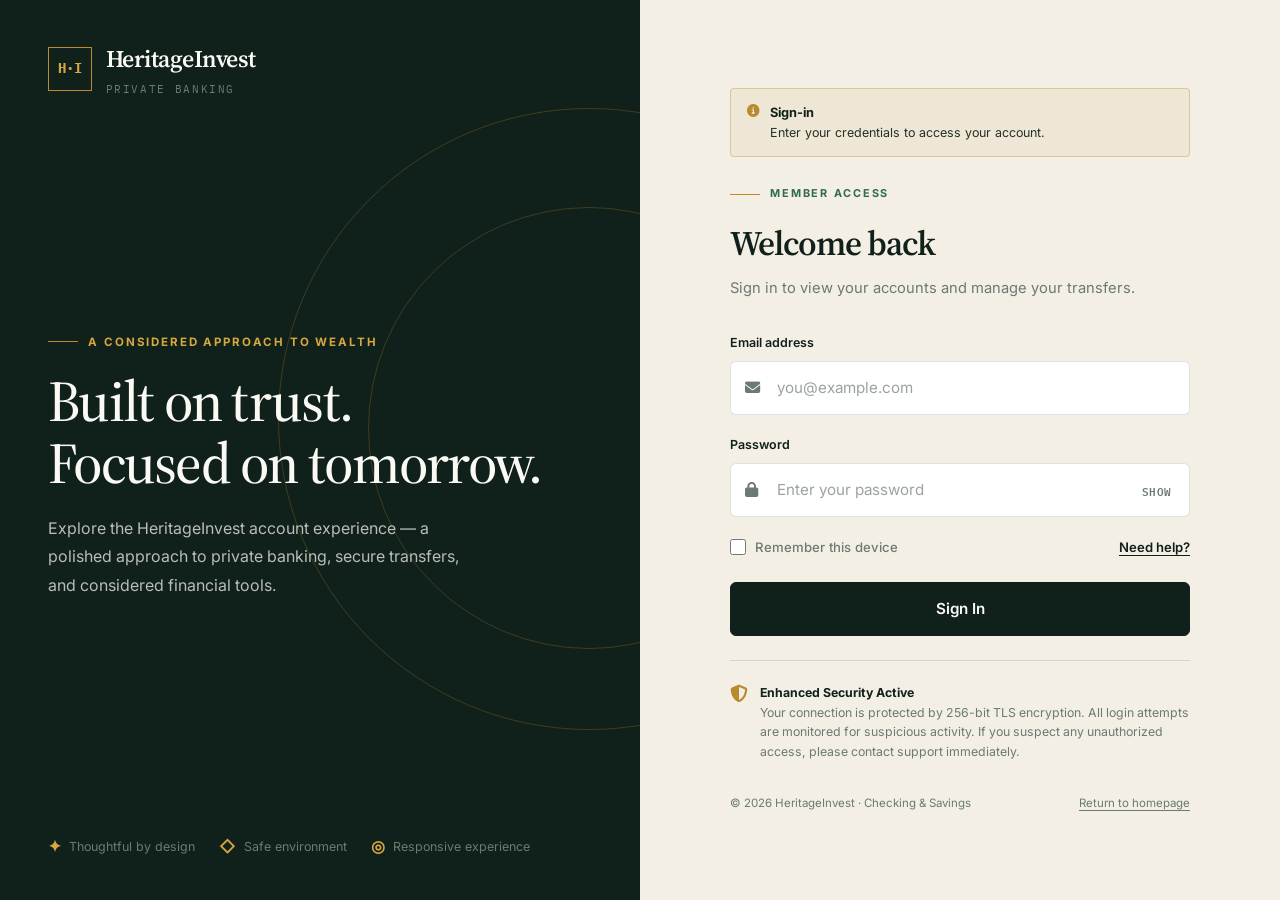
<file: checking.html>
<!DOCTYPE html>
<html lang="en">

<head>
    <meta charset="UTF-8">
    <meta name="viewport"
        content="width=device-width, initial-scale=1.0, maximum-scale=5.0, user-scalable=yes, viewport-fit=cover">
    <title>Checking Account · HeritageInvest</title>
    <link rel="preconnect" href="https://fonts.googleapis.com">
    <link rel="preconnect" href="https://fonts.gstatic.com" crossorigin>
    <link
        href="https://fonts.googleapis.com/css2?family=Source+Serif+4:opsz,wght@8..60,400;8..60,500;8..60,600;8..60,700&family=IBM+Plex+Mono:wght@400;500;600&family=Inter:wght@400;500;600;700&display=swap"
        rel="stylesheet">
    <link rel="stylesheet" href="https://cdnjs.cloudflare.com/ajax/libs/font-awesome/6.4.0/css/all.min.css">
    <link rel="icon" type="image/png"
        href="https://a.mktgcdn.com/p/trqY8cbRb9rpmzNBIHFEHxK3n0czpuAaJO27NrH_lzQ/1.0000/676x676.png">
    <style>
        :root {
            --ink: #10201B;
            --ink-soft: #1B2F27;
            --parchment: #F3EFE4;
            --parchment-deep: #EAE3D2;
            --bone: #FBF9F3;
            --brass: #B98A2E;
            --brass-bright: #D7A83F;
            --ledger-green: #2F6B4F;
            --ledger-red: #A24632;
            --charcoal: #23302B;
            --stone: #6B7A72;
            --hair: rgba(35, 48, 43, 0.14);
            --hair-dark: rgba(243, 239, 228, 0.16);
            --shadow-card: 0 1px 2px rgba(16, 32, 27, 0.06), 0 8px 24px rgba(16, 32, 27, 0.06);
            --shadow-lift: 0 20px 45px rgba(16, 32, 27, 0.16);
            --ease: cubic-bezier(0.22, 1, 0.36, 1);
        }

        * {
            margin: 0;
            padding: 0;
            box-sizing: border-box;
        }

        html {
            scroll-behavior: smooth;
        }

        body {
            font-family: 'Inter', sans-serif;
            color: var(--charcoal);
            background: var(--parchment);
            line-height: 1.6;
            overflow-x: hidden;
            min-height: 100vh;
            -webkit-tap-highlight-color: transparent;
            -webkit-font-smoothing: antialiased;
        }

        h1,
        h2,
        h3,
        h4 {
            font-family: 'Source Serif 4', serif;
            font-weight: 600;
            letter-spacing: -0.01em;
        }

        .mono {
            font-family: 'IBM Plex Mono', monospace;
        }

        a {
            color: inherit;
            text-decoration: none;
        }

        ::selection {
            background: var(--brass);
            color: var(--ink);
        }

        :focus-visible {
            outline: 2px solid var(--brass);
            outline-offset: 2px;
        }

        /* Loader */
        .premium-loader {
            position: fixed;
            inset: 0;
            background: var(--ink);
            z-index: 9999;
            display: flex;
            align-items: center;
            justify-content: center;
            transition: opacity 0.6s var(--ease), visibility 0.6s var(--ease);
            pointer-events: all;
        }

        .premium-loader.fade-out {
            opacity: 0;
            visibility: hidden;
            pointer-events: none;
        }

        .loader-content {
            text-align: center;
        }

        .loader-logo {
            font-family: 'Source Serif 4', serif;
            font-size: 1.9rem;
            font-weight: 600;
            color: var(--bone);
            margin-bottom: 1.25rem;
        }

        .loader-logo .mark {
            color: var(--brass-bright);
            font-family: 'IBM Plex Mono', monospace;
            font-size: 1.1rem;
            margin-right: 0.6rem;
        }

        .loader-rule {
            width: 160px;
            height: 1px;
            background: var(--hair-dark);
            position: relative;
            margin: 0 auto;
            overflow: hidden;
        }

        .loader-rule::after {
            content: '';
            position: absolute;
            top: 0;
            left: -40%;
            width: 40%;
            height: 100%;
            background: var(--brass-bright);
            animation: loading 1.1s infinite;
        }

        @keyframes loading {
            0% {
                left: -40%;
            }

            100% {
                left: 100%;
            }
        }

        /* Layout */
        .dashboard-premium {
            display: flex;
            min-height: 100vh;
            position: relative;
        }

        .sidebar-premium {
            background: var(--ink);
            color: var(--bone);
            width: 280px;
            flex-shrink: 0;
            display: flex;
            flex-direction: column;
            border-right: 1px solid var(--hair-dark);
            transition: left 0.35s var(--ease);
            z-index: 1000;
        }

        .sidebar-brand {
            padding: 2rem 1.5rem 1.5rem;
            border-bottom: 1px solid var(--hair-dark);
            display: flex;
            align-items: center;
            gap: 0.6rem;
        }

        .brand-logo .mark {
            width: 38px;
            height: 38px;
            border: 1.5px solid var(--brass);
            display: flex;
            align-items: center;
            justify-content: center;
            font-family: 'IBM Plex Mono', monospace;
            font-size: 0.95rem;
            font-weight: 600;
            color: var(--brass);
        }

        .brand-logo span {
            font-family: 'Source Serif 4', serif;
            font-size: 1.35rem;
            font-weight: 600;
            color: var(--bone);
            margin-left: 0.6rem;
        }

        .brand-tag {
            font-family: 'IBM Plex Mono', monospace;
            font-size: 0.7rem;
            color: var(--stone);
            margin-top: 0.3rem;
        }

        .sidebar-nav-premium {
            flex: 1;
            padding: 1.5rem 0;
            overflow-y: auto;
            -webkit-overflow-scrolling: touch;
        }

        .nav-section {
            margin-bottom: 1.5rem;
        }

        .nav-section-title {
            font-family: 'IBM Plex Mono', monospace;
            font-size: 0.7rem;
            text-transform: uppercase;
            letter-spacing: 0.06em;
            color: var(--brass);
            padding: 0 1.5rem;
            margin-bottom: 0.5rem;
        }

        .nav-section ul {
            list-style: none;
        }

        .nav-section li a {
            display: flex;
            align-items: center;
            gap: 0.75rem;
            padding: 0.8rem 1.5rem;
            color: rgba(251, 249, 243, 0.7);
            font-weight: 500;
            font-size: 0.9rem;
            transition: background 0.2s var(--ease), color 0.2s var(--ease);
            -webkit-tap-highlight-color: rgba(185, 138, 46, 0.15);
            cursor: pointer;
        }

        .nav-section li a:hover,
        .nav-section li.active a {
            background: var(--ink-soft);
            color: var(--bone);
        }

        .nav-section li a i {
            width: 20px;
            text-align: center;
            font-size: 0.95rem;
        }

        .nav-amount {
            font-family: 'IBM Plex Mono', monospace;
            font-size: 0.8rem;
            color: var(--stone);
            margin-left: auto;
        }

        .sidebar-footer-premium {
            padding: 1.5rem;
            border-top: 1px solid var(--hair-dark);
            display: flex;
            align-items: center;
            gap: 0.75rem;
        }

        .user-avatar img {
            width: 38px;
            height: 38px;
            border-radius: 50%;
            object-fit: cover;
        }

        .user-details .user-name {
            font-weight: 600;
            font-size: 0.9rem;
        }

        .user-details .user-role {
            color: var(--stone);
            font-size: 0.75rem;
        }

        .user-actions {
            display: flex;
            gap: 0.5rem;
            margin-left: auto;
        }

        .icon-btn {
            background: none;
            border: 1px solid var(--hair-dark);
            color: var(--bone);
            width: 34px;
            height: 34px;
            display: flex;
            align-items: center;
            justify-content: center;
            cursor: pointer;
            transition: border-color 0.2s var(--ease), color 0.2s var(--ease);
            -webkit-tap-highlight-color: rgba(185, 138, 46, 0.2);
        }

        .icon-btn:hover {
            border-color: var(--brass);
            color: var(--brass);
        }

        /* Overlay */
        .sidebar-overlay {
            display: none;
            position: fixed;
            inset: 0;
            background: rgba(0, 0, 0, 0.5);
            z-index: 999;
            opacity: 0;
            transition: opacity 0.35s var(--ease);
            pointer-events: none;
            -webkit-tap-highlight-color: transparent;
        }

        .sidebar-overlay.active {
            display: block;
            opacity: 1;
            pointer-events: all;
        }

        /* Menu Toggle Button */
        .menu-toggle {
            display: none;
            background: var(--bone);
            border: 1.5px solid var(--hair);
            color: var(--ink);
            width: 44px;
            height: 44px;
            align-items: center;
            justify-content: center;
            font-size: 1.3rem;
            cursor: pointer;
            border-radius: 8px;
            flex-shrink: 0;
            transition: background 0.2s var(--ease), border-color 0.2s var(--ease), transform 0.15s var(--ease);
            -webkit-tap-highlight-color: rgba(16, 32, 27, 0.08);
            touch-action: manipulation;
            user-select: none;
            -webkit-user-select: none;
            position: relative;
            z-index: 10;
        }

        .menu-toggle:active {
            background: var(--parchment-deep);
            border-color: var(--ink);
            transform: scale(0.95);
        }

        .menu-toggle:hover {
            border-color: var(--ink);
            background: var(--parchment);
        }

        .main-content-premium {
            flex: 1;
            background: var(--parchment);
            padding: 1.5rem 2rem 2rem;
            overflow-y: auto;
            min-height: 100vh;
            -webkit-overflow-scrolling: touch;
        }

        .top-nav-premium {
            display: flex;
            align-items: center;
            justify-content: space-between;
            padding: 1rem 0;
            border-bottom: 1px solid var(--hair);
            margin-bottom: 2rem;
            flex-wrap: wrap;
            gap: 1rem;
        }

        .nav-left {
            display: flex;
            align-items: center;
            gap: 1rem;
        }

        .page-title h1 {
            font-size: 1.8rem;
            font-weight: 600;
            color: var(--ink);
        }

        .page-title p {
            color: var(--stone);
            font-size: 0.95rem;
        }

        .nav-right {
            display: flex;
            align-items: center;
            gap: 1rem;
            flex-wrap: wrap;
        }

        .search-bar {
            display: flex;
            align-items: center;
            background: var(--bone);
            border: 1px solid var(--hair);
            padding: 0.5rem 1rem;
            border-radius: 8px;
            gap: 0.5rem;
            min-width: 200px;
        }

        .search-bar i {
            color: var(--stone);
            font-size: 0.9rem;
        }

        .search-bar input {
            border: none;
            background: transparent;
            font-family: 'Inter', sans-serif;
            font-size: 0.9rem;
            outline: none;
            color: var(--charcoal);
            width: 100%;
        }

        .notification-btn,
        .support-btn {
            background: var(--bone);
            border: 1px solid var(--hair);
            width: 42px;
            height: 42px;
            display: flex;
            align-items: center;
            justify-content: center;
            position: relative;
            cursor: pointer;
            transition: border-color 0.2s var(--ease);
            border-radius: 8px;
            -webkit-tap-highlight-color: rgba(16, 32, 27, 0.08);
        }

        .notification-btn:hover,
        .support-btn:hover {
            border-color: var(--ink);
        }

        .notification-dot {
            position: absolute;
            top: 8px;
            right: 8px;
            width: 8px;
            height: 8px;
            background: var(--ledger-red);
            border-radius: 50%;
        }

        .support-btn {
            gap: 0.4rem;
            width: auto;
            padding: 0 1rem;
            font-weight: 500;
            font-size: 0.9rem;
        }

        .support-btn i {
            font-size: 1rem;
        }

        /* Hero */
        .account-hero {
            background: var(--bone);
            border: 1px solid var(--hair);
            padding: 2rem;
            display: flex;
            justify-content: space-between;
            align-items: flex-start;
            margin-bottom: 2rem;
            flex-wrap: wrap;
            gap: 1.5rem;
            border-radius: 4px;
        }

        .account-hero .account-hero-content {
            flex: 1;
            min-width: 250px;
        }

        .account-badge {
            display: inline-block;
            background: var(--parchment-deep);
            color: var(--ink);
            font-size: 0.75rem;
            font-weight: 600;
            padding: 0.3rem 0.8rem;
            margin-bottom: 0.8rem;
            border-radius: 4px;
        }

        .account-type {
            display: flex;
            align-items: center;
            gap: 0.5rem;
            font-size: 1.1rem;
            font-weight: 600;
            margin-bottom: 1rem;
            color: var(--charcoal);
        }

        .account-type i {
            color: var(--brass);
        }

        .account-balance-large {
            display: flex;
            align-items: baseline;
            gap: 0.3rem;
            margin-bottom: 0.5rem;
        }

        .account-balance-large .currency {
            font-size: 1.8rem;
            color: var(--ink);
        }

        .account-balance-large .amount {
            font-family: 'IBM Plex Mono', monospace;
            font-size: 2.5rem;
            font-weight: 600;
            color: var(--ink);
        }

        .account-number {
            font-size: 0.9rem;
            color: var(--stone);
            display: flex;
            align-items: center;
            gap: 0.5rem;
            margin-top: 0.5rem;
        }

        .copy-btn {
            background: none;
            border: none;
            color: var(--stone);
            cursor: pointer;
            font-size: 0.9rem;
        }

        .copy-btn:hover {
            color: var(--ink);
        }

        .account-hero-actions {
            display: flex;
            gap: 0.75rem;
            flex-wrap: wrap;
        }

        .action-btn-large {
            padding: 0.7rem 1.3rem;
            background: var(--ink);
            color: var(--bone);
            border: 1px solid var(--ink);
            font-weight: 600;
            cursor: pointer;
            display: flex;
            align-items: center;
            gap: 0.5rem;
            transition: background 0.2s var(--ease);
            white-space: nowrap;
            border-radius: 4px;
            -webkit-tap-highlight-color: rgba(185, 138, 46, 0.2);
        }

        .action-btn-large.primary {
            background: var(--brass);
            color: var(--ink);
            border-color: var(--brass);
        }

        .action-btn-large.primary:hover {
            background: var(--brass-bright);
        }

        .action-btn-large:hover {
            background: var(--ink-soft);
        }

        /* Stats Grid */
        .account-stats-grid {
            display: grid;
            grid-template-columns: repeat(auto-fit, minmax(200px, 1fr));
            gap: 1rem;
            margin-bottom: 2rem;
        }

        .stat-card {
            background: var(--bone);
            border: 1px solid var(--hair);
            padding: 1.2rem;
            display: flex;
            align-items: center;
            gap: 1rem;
            border-radius: 4px;
        }

        .stat-icon {
            width: 48px;
            height: 48px;
            border-radius: 50%;
            background: var(--parchment);
            display: flex;
            align-items: center;
            justify-content: center;
            color: var(--brass);
            font-size: 1.2rem;
        }

        .stat-details {
            display: flex;
            flex-direction: column;
        }

        .stat-label {
            font-size: 0.8rem;
            color: var(--stone);
            margin-bottom: 0.3rem;
        }

        .stat-value {
            font-family: 'IBM Plex Mono', monospace;
            font-weight: 600;
            font-size: 1.2rem;
        }

        /* Quick Actions */
        .quick-actions-row {
            display: flex;
            gap: 0.75rem;
            margin-bottom: 2rem;
            flex-wrap: wrap;
        }

        .quick-action-item {
            padding: 0.7rem 1.2rem;
            background: var(--bone);
            border: 1px solid var(--hair);
            font-weight: 500;
            cursor: pointer;
            display: flex;
            align-items: center;
            gap: 0.5rem;
            transition: border-color 0.2s var(--ease);
            color: var(--charcoal);
            border-radius: 4px;
        }

        .quick-action-item:hover {
            border-color: var(--ink);
        }

        /* Recent Transactions */
        .account-transactions {
            background: var(--bone);
            border: 1px solid var(--hair);
            padding: 1.5rem;
            margin-bottom: 2rem;
            border-radius: 4px;
        }

        .section-header {
            display: flex;
            justify-content: space-between;
            align-items: center;
            margin-bottom: 1.5rem;
        }

        .section-header h2 {
            font-size: 1.5rem;
            color: var(--ink);
        }

        .view-all-link {
            color: var(--stone);
            display: flex;
            align-items: center;
            gap: 0.3rem;
            font-size: 0.9rem;
        }

        .transactions-list-compact {
            margin-top: 1rem;
        }

        .transaction-row {
            display: flex;
            align-items: center;
            justify-content: space-between;
            padding: 0.8rem 0;
            border-bottom: 1px solid var(--hair);
            gap: 1rem;
            flex-wrap: wrap;
        }

        .transaction-row:last-child {
            border-bottom: none;
        }

        .transaction-icon {
            width: 40px;
            height: 40px;
            border-radius: 50%;
            background: var(--parchment);
            display: flex;
            align-items: center;
            justify-content: center;
            font-size: 0.9rem;
            color: var(--ink);
        }

        .transaction-info {
            flex: 1;
            min-width: 180px;
        }

        .transaction-title {
            font-weight: 600;
            font-size: 0.95rem;
        }

        .transaction-date {
            font-size: 0.8rem;
            color: var(--stone);
        }

        .transaction-amount {
            font-family: 'IBM Plex Mono', monospace;
            font-weight: 600;
            font-size: 1rem;
        }

        .transaction-amount.positive {
            color: var(--ledger-green);
        }

        .transaction-amount.negative {
            color: var(--ledger-red);
        }

        .transaction-amount.pending {
            color: var(--brass);
        }

        /* Details Grid */
        .details-grid {
            display: grid;
            grid-template-columns: repeat(auto-fit, minmax(280px, 1fr));
            gap: 1.5rem;
            margin-bottom: 2rem;
        }

        .details-card {
            background: var(--bone);
            border: 1px solid var(--hair);
            padding: 1.5rem;
            border-radius: 4px;
        }

        .details-card h3 {
            font-size: 1.2rem;
            margin-bottom: 1rem;
            color: var(--ink);
        }

        .detail-item {
            display: flex;
            justify-content: space-between;
            padding: 0.6rem 0;
            border-bottom: 1px solid var(--hair);
        }

        .detail-label {
            color: var(--stone);
            font-size: 0.9rem;
        }

        .detail-value {
            font-weight: 600;
        }

        .linked-cards {
            display: flex;
            flex-direction: column;
            gap: 0.5rem;
        }

        .linked-card {
            display: flex;
            align-items: center;
            gap: 0.75rem;
            padding: 0.5rem;
            border: 1px solid var(--hair);
            transition: border-color 0.2s var(--ease);
            border-radius: 4px;
        }

        .linked-card:hover {
            border-color: var(--brass);
        }

        .linked-card i {
            color: var(--brass);
            font-size: 1.2rem;
        }

        .card-name {
            font-weight: 600;
            font-size: 0.95rem;
        }

        .card-number {
            font-size: 0.85rem;
            color: var(--stone);
        }

        .card-action {
            margin-left: auto;
            background: none;
            border: none;
            color: var(--stone);
            cursor: pointer;
        }

        /* Modals */
        .modal-premium {
            display: none;
            position: fixed;
            inset: 0;
            background: rgba(0, 0, 0, 0.5);
            z-index: 2000;
            align-items: center;
            justify-content: center;
            padding: 1rem;
        }

        .modal-premium.show {
            display: flex;
        }

        .modal-content {
            background: var(--bone);
            padding: 2rem;
            max-width: 450px;
            width: 100%;
            border-top: 3px solid var(--brass);
            box-shadow: var(--shadow-lift);
            border-radius: 4px;
        }

        .modal-header {
            display: flex;
            justify-content: space-between;
            align-items: center;
            margin-bottom: 1.5rem;
        }

        .modal-header h2 {
            font-size: 1.4rem;
        }

        .modal-close {
            background: none;
            border: none;
            color: var(--stone);
            font-size: 1.2rem;
            cursor: pointer;
            padding: 0.5rem;
        }

        .modal-body {
            margin-bottom: 1.5rem;
            color: var(--charcoal);
        }

        .modal-footer {
            display: flex;
            justify-content: flex-end;
            gap: 0.75rem;
        }

        .btn-primary {
            padding: 0.7rem 1.5rem;
            background: var(--ink);
            color: var(--bone);
            border: 1px solid var(--ink);
            font-weight: 600;
            cursor: pointer;
            border-radius: 4px;
        }

        .btn-secondary {
            padding: 0.7rem 1.5rem;
            background: transparent;
            border: 1px solid var(--hair);
            color: var(--charcoal);
            font-weight: 600;
            cursor: pointer;
            border-radius: 4px;
        }

        /* Responsive */
        @media (max-width:1024px) {
            .sidebar-premium {
                position: fixed;
                left: -290px;
                top: 0;
                bottom: 0;
                height: 100vh;
                height: 100dvh;
                width: 280px;
                box-shadow: 4px 0 30px rgba(0, 0, 0, 0.3);
            }

            .sidebar-premium.active {
                left: 0;
            }

            .sidebar-overlay {
                display: block;
            }

            .menu-toggle {
                display: flex;
            }

            .main-content-premium {
                margin-left: 0;
                padding: 1rem;
                width: 100%;
            }

            .top-nav-premium {
                flex-direction: column;
                align-items: flex-start;
            }

            .nav-left {
                width: 100%;
            }

            .nav-right {
                width: 100%;
                justify-content: space-between;
            }

            .account-hero {
                flex-direction: column;
            }

            .account-hero-actions {
                width: 100%;
            }

            .action-btn-large {
                flex: 1;
                justify-content: center;
            }

            .account-stats-grid {
                grid-template-columns: 1fr 1fr;
            }

            .quick-actions-row {
                flex-wrap: wrap;
            }

            .details-grid {
                grid-template-columns: 1fr;
            }
        }

        @media (max-width:600px) {
            .main-content-premium {
                padding: 0.75rem;
            }

            .page-title h1 {
                font-size: 1.4rem;
            }

            .search-bar {
                min-width: 120px;
            }

            .account-balance-large .amount {
                font-size: 2rem;
            }

            .account-stats-grid {
                grid-template-columns: 1fr;
            }
        }
    </style>
</head>

<body>
    <!-- Loading Screen -->
    <div class="premium-loader" id="premiumLoader">
        <div class="loader-content">
            <div class="loader-logo"><span class="mark">H·I</span>HeritageInvest</div>
            <div class="loader-rule"></div>
        </div>
    </div>

    <div class="dashboard-premium">
        <!-- Sidebar Navigation -->
        <aside class="sidebar-premium" id="sidebarPremium">
            <div class="sidebar-brand">
                <div class="brand-logo">
                    <span class="mark">H·I</span>
                    <span>HeritageInvest</span>
                </div>
                <div class="brand-tag">Private Banking</div>
            </div>
            <nav class="sidebar-nav-premium">
                <div class="nav-section">
                    <div class="nav-section-title">MAIN</div>
                    <ul>
                        <li><a href="dashboard.html"><i class="fas fa-chart-pie"></i><span>Dashboard</span></a></li>
                        <li><a href="transactions.html"><i
                                    class="fas fa-arrow-right-arrow-left"></i><span>Transactions</span></a></li>
                        <li><a href="transfer.html"><i class="fas fa-paper-plane"></i><span>Transfers</span></a></li>
                        <li><a href="statements.html"><i class="fas fa-file-invoice"></i><span>Statements</span></a>
                        </li>
                    </ul>
                </div>
                <div class="nav-section">
                    <div class="nav-section-title">ACCOUNTS</div>
                    <ul>
                        <li class="active"><a href="checking.html"><i
                                    class="fas fa-wallet"></i><span>Checking</span><span class="nav-amount"
                                    data-balance="checking">$0</span></a></li>
                        <li><a href="savings.html"><i class="fas fa-piggy-bank"></i><span>Savings</span><span
                                    class="nav-amount" data-balance="savings">$0</span></a></li>
                        <li><a href="investments.html"><i class="fas fa-chart-line"></i><span>Investments</span><span
                                    class="nav-amount" data-balance="investments">$0</span></a></li>
                    </ul>
                </div>
                <div class="nav-section">
                    <div class="nav-section-title">SERVICES</div>
                    <ul>
                        <li><a href="cards.html"><i class="fas fa-credit-card"></i><span>Cards</span></a></li>
                        <li><a href="paybills.html"><i class="fas fa-file-invoice-dollar"></i><span>Pay Bills</span></a>
                        </li>
                        <li><a href="settings.html"><i class="fas fa-gear"></i><span>Settings</span></a></li>
                    </ul>
                </div>
            </nav>
            <div class="sidebar-footer-premium">
                <div class="user-avatar"><img src="https://pbs.twimg.com/media/HVr9a6xW0AA2cn5?format=jpg&name=small"
                        alt="Robert Alexandre"></div>
                <div class="user-details">
                    <div class="user-name">Robert Alexandre</div>
                    <div class="user-role">Premium Member</div>
                </div>
                <div class="user-actions">

                    <button class="icon-btn" title="Settings" onclick="location.href='settings.html'"><i
                            class="fas fa-sliders-h"></i></button>
                    <button class="icon-btn" title="Logout" onclick="location.href='index.html'"><i
                            class="fas fa-sign-out-alt"></i></button>
                </div>
            </div>
        </aside>

        <div class="sidebar-overlay" id="sidebarOverlay" aria-hidden="true"></div>

        <!-- Main Content Area -->
        <main class="main-content-premium" id="mainContent">
            <header class="top-nav-premium">
                <div class="nav-left">
                    <button class="menu-toggle" id="menuToggle" type="button" aria-label="Toggle navigation menu"
                        aria-expanded="false">
                        <i class="fas fa-bars"></i>
                    </button>
                    <div class="page-title">
                        <h1>Checking Account</h1>
                        <p>Manage your everyday spending account</p>
                    </div>
                </div>
                <div class="nav-right">
                    <div class="search-bar">
                        <i class="fas fa-search"></i>
                        <input type="text" placeholder="Search transactions...">
                    </div>
                    <button class="notification-btn" type="button"><i class="far fa-bell"></i><span
                            class="notification-dot"></span></button>
                    <button class="support-btn" type="button"><i
                            class="far fa-question-circle"></i><span>Help</span></button>
                </div>
            </header>

            <!-- Account Hero Section -->
            <div class="account-hero">
                <div class="account-hero-content">
                    <div class="account-badge">Primary Account</div>
                    <div class="account-type"><i class="fas fa-wallet"></i><span>Premium Checking</span></div>
                    <div class="account-balance-large">
                        <span class="currency"></span>
                        <span class="amount" data-balance="checking">0.00</span>
                    </div>
                    <div class="account-number">
                        Account Number: **** **** **** 7657
                        <button class="copy-btn" onclick="copyAccountNumber()"><i class="far fa-copy"></i></button>
                    </div>
                </div>
                <div class="account-hero-actions">
                    <button class="action-btn-large primary" onclick="location.href='transfer.html'"><i
                            class="fas fa-paper-plane"></i> Send Money</button>
                    <button class="action-btn-large" onclick="showDepositModal()"><i class="fas fa-download"></i>
                        Deposit</button>
                    <button class="action-btn-large" onclick="showWithdrawModal()"><i class="fas fa-upload"></i>
                        Withdraw</button>
                </div>
            </div>

            <!-- Account Stats Grid -->
            <div class="account-stats-grid">
                <div class="stat-card">
                    <div class="stat-icon"><i class="fas fa-calendar-alt"></i></div>
                    <div class="stat-details">
                        <span class="stat-label">Available Balance</span>
                        <span class="stat-value" data-balance="checking">$0.00</span>
                    </div>
                </div>
                <div class="stat-card">
                    <div class="stat-icon"><i class="fas fa-lock"></i></div>
                    <div class="stat-details">
                        <span class="stat-label">Pending Transactions</span>
                        <span class="stat-value">$145.67</span>
                    </div>
                </div>
                <div class="stat-card">
                    <div class="stat-icon"><i class="fas fa-chart-line"></i></div>
                    <div class="stat-details">
                        <span class="stat-label">Monthly Spending</span>
                        <span class="stat-value">$2,345.00</span>
                    </div>
                </div>
                <div class="stat-card">
                    <div class="stat-icon"><i class="fas fa-percent"></i></div>
                    <div class="stat-details">
                        <span class="stat-label">Interest Rate</span>
                        <span class="stat-value">0.01%</span>
                    </div>
                </div>
            </div>

            <!-- Quick Actions Row -->
            <div class="quick-actions-row">
                <button class="quick-action-item" onclick="location.href='transfer.html'"><i
                        class="fas fa-exchange-alt"></i><span>Transfer</span></button>
                <button class="quick-action-item" onclick="showScheduleModal()"><i
                        class="fas fa-clock"></i><span>Schedule</span></button>
                <button class="quick-action-item" onclick="showStatementsModal()"><i
                        class="fas fa-file-pdf"></i><span>Statements</span></button>
                <button class="quick-action-item" onclick="showSettingsModal()"><i
                        class="fas fa-cog"></i><span>Settings</span></button>
            </div>

            <!-- Recent Transactions -->
            <div class="account-transactions">
                <div class="section-header">
                    <h2>Recent Activity</h2>
                    <a href="transactions.html" class="view-all-link">View All <i class="fas fa-arrow-right"></i></a>
                </div>
                <div class="transactions-list-compact" id="txList">
                    <!-- Populated by script below -->
                </div>
            </div>

            <!-- Account Details Grid -->
            <div class="details-grid">
                <div class="details-card">
                    <h3>Account Details</h3>
                    <div class="details-list">
                        <div class="detail-item"><span class="detail-label">Account Type</span><span
                                class="detail-value">Premium Checking</span></div>
                        <div class="detail-item"><span class="detail-label">Account Number</span><span
                                class="detail-value">****6541</span></div>
                        <div class="detail-item"><span class="detail-label">US Routing Number</span><span
                                class="detail-value">0800 783 5263</span></div>
                        <div class="detail-item"><span class="detail-label">Opened On</span><span
                                class="detail-value">January 15, 2009</span></div>
                    </div>
                </div>
                <div class="details-card">
                    <h3>Limits & Features</h3>
                    <div class="details-list">
                        <div class="detail-item"><span class="detail-label">Daily Withdrawal Limit</span><span
                                class="detail-value">$2,000</span></div>
                        <div class="detail-item"><span class="detail-label">Daily Transfer Limit</span><span
                                class="detail-value">$5,000</span></div>
                        <div class="detail-item"><span class="detail-label">Overdraft Protection</span><span
                                class="detail-value">Active</span></div>
                        <div class="detail-item"><span class="detail-label">Monthly Fee</span><span
                                class="detail-value">$0</span></div>
                    </div>
                </div>
                <div class="details-card">
                    <h3>Linked Cards</h3>
                    <div class="linked-cards">
                        <div class="linked-card">
                            <i class="fas fa-credit-card"></i>
                            <div>
                                <div class="card-name">Visa Debit Card</div>
                                <div class="card-number">**** 1476</div>
                            </div>
                            <button class="card-action" onclick="location.href='cards.html'"><i
                                    class="fas fa-chevron-right"></i></button>
                        </div>
                        <div class="linked-card">
                            <i class="fas fa-credit-card"></i>
                            <div>
                                <div class="card-name">Premium Rewards Card</div>
                                <div class="card-number">**** 7235</div>
                            </div>
                            <button class="card-action" onclick="location.href='cards.html'"><i
                                    class="fas fa-chevron-right"></i></button>
                        </div>
                    </div>
                </div>
            </div>
        </main>
    </div>

    <!-- Modals -->
    <div class="modal-premium" id="depositModal">
        <div class="modal-content">
            <div class="modal-header">
                <h2>Make a Deposit</h2>
                <button class="modal-close" onclick="closeModal('depositModal')"><i class="fas fa-times"></i></button>
            </div>
            <div class="modal-body">
                <p>You would be able to make deposits via mobile check deposit, wire transfer, or direct deposit.</p>
            </div>
            <div class="modal-footer">
                <button class="btn-primary" onclick="closeModal('depositModal')">Close</button>
            </div>
        </div>
    </div>

    <div class="modal-premium" id="withdrawModal">
        <div class="modal-content">
            <div class="modal-header">
                <h2>Make a Withdrawal</h2>
                <button class="modal-close" onclick="closeModal('withdrawModal')"><i class="fas fa-times"></i></button>
            </div>
            <div class="modal-body">
                <p>You would be able to withdraw funds via ATM, teller, or transfer to external account.</p>
            </div>
            <div class="modal-footer">
                <button class="btn-primary" onclick="closeModal('withdrawModal')">Close</button>
            </div>
        </div>
    </div>

    <!-- ============================================================
         Shared demo state module
         ============================================================ -->
    <script src="bank-demo.js"></script>
    <script src="bank-idle.js"></script>

    <!-- ============================================================
         Checking page wiring
         ============================================================ -->
    <script>
        (function () {
            // ---------- Inline fallback if bank-demo.js failed to load ----------
            if (typeof window.BankDemo === 'undefined') {
                console.warn('[checking] bank-demo.js not loaded — using inline fallback.');
                (function () {
                    const KEY = 'heritage_demo_state_v1';
                    const defaultState = () => ({
                        accounts: {
                            checking: { label: 'Checking', balance: 645432.10 },
                            savings: { label: 'Savings', balance: 215678.90 },
                            credit: { label: 'Premium Credit', balance: 28234.56 },
                            investments: { label: 'Investments', balance: 3456789.00 },
                            stocks: { label: 'Stocks', balance: 2700000.50 },
                            etf: { label: 'ETF', balance: 759058.87 }
                        },
                        transactions: [],
                        dailyUsed: 250,
                        dailyLimit: 25000,
                        perTxnLimit: 10000
                    });
                    const load = () => {
                        try { const r = localStorage.getItem(KEY); return r ? JSON.parse(r) : defaultState(); }
                        catch (_) { return defaultState(); }
                    };
                    const save = s => localStorage.setItem(KEY, JSON.stringify(s));
                    let state = load();
                    const fmt = n => '$' + Number(n).toLocaleString('en-US', { minimumFractionDigits: 2, maximumFractionDigits: 2 });
                    const fmtShort = n => '$' + Math.round(n).toLocaleString('en-US');
                    const totalBalance = () => state.accounts.checking.balance + state.accounts.savings.balance + state.accounts.investments.balance;

                    function refreshUI() {
                        document.querySelectorAll('[data-balance]').forEach(el => {
                            const k = el.getAttribute('data-balance');
                            if (state.accounts[k]) el.textContent = fmt(state.accounts[k].balance);
                        });
                        document.querySelectorAll('[data-balance-total]').forEach(el => {
                            el.textContent = fmt(totalBalance());
                        });
                        document.querySelectorAll('.account-pill').forEach(pill => {
                            const label = pill.querySelector('.pill-label')?.textContent?.trim().toLowerCase();
                            const map = { 'checking': 'checking', 'savings': 'savings', 'premium credit': 'credit', 'investments': 'investments' };
                            const k = map[label];
                            const amt = pill.querySelector('.pill-amount');
                            if (k && amt) amt.textContent = fmt(state.accounts[k].balance);
                        });
                        const navMap = { 'checking.html': 'checking', 'savings.html': 'savings', 'investments.html': 'investments' };
                        Object.entries(navMap).forEach(([href, k]) => {
                            document.querySelectorAll('a[href$="' + href + '"] .nav-amount').forEach(el => {
                                el.textContent = fmtShort(state.accounts[k].balance);
                            });
                        });
                        const used = document.querySelector('.progress-label span:last-child');
                        if (used) used.textContent = fmtShort(state.dailyUsed) + ' of ' + fmtShort(state.dailyLimit);
                        document.querySelectorAll('[data-transactions]').forEach(el => {
                            el.innerHTML = renderList(el.getAttribute('data-transactions'));
                        });
                    }
                    function renderList(limit) {
                        const n = (!limit || limit === 'all') ? state.transactions.length : parseInt(limit, 10);
                        if (!state.transactions.length) return '<div style="color:var(--stone);padding:1rem 0;font-size:0.9rem;">No transactions yet.</div>';
                        return state.transactions.slice(0, n).map(tx => `
                        <div style="display:flex;justify-content:space-between;align-items:center;padding:0.75rem 0;border-bottom:1px solid var(--hair);">
                          <div>
                            <div style="font-weight:600;">${tx.to}</div>
                            <div style="font-size:0.8rem;color:var(--stone);">${tx.bank} · ${tx.account} · ${new Date(tx.ts).toLocaleDateString('en-GB')}</div>
                          </div>
                          <div style="font-family:'IBM Plex Mono',monospace;font-weight:600;color:var(--ledger-red);">−${fmt(tx.amount)}</div>
                        </div>`).join('');
                    }
                    function transfer(p) {
                        const { fromAccount, recipient, bankName, accountNumber, routing, amount, description } = p;
                        if (!recipient) throw new Error('Missing recipient.');
                        if (!Number.isFinite(amount) || amount <= 0) throw new Error('Invalid amount.');
                        if (amount > state.perTxnLimit) throw new Error('Exceeds per-transaction limit (' + fmt(state.perTxnLimit) + ').');
                        if (state.dailyUsed + amount > state.dailyLimit) throw new Error('Exceeds daily limit.');
                        const acc = state.accounts[fromAccount];
                        if (!acc) throw new Error('Unknown source account.');
                        if (acc.balance < amount) throw new Error('Insufficient funds.');
                        acc.balance -= amount;
                        state.dailyUsed += amount;
                        state.transactions.unshift({
                            id: 'TX' + Date.now(), ts: new Date().toISOString(),
                            from: fromAccount, to: recipient, bank: bankName,
                            account: '****' + String(accountNumber).slice(-4),
                            routing, amount, description: description || '—', status: 'completed'
                        });
                        save(state);
                        return state.transactions[0];
                    }
                    function reset() { state = defaultState(); save(state); refreshUI(); }
                    window.addEventListener('storage', e => {
                        if (e.key === KEY && e.newValue) { state = JSON.parse(e.newValue); refreshUI(); }
                    });
                    window.BankDemo = {
                        getState: () => structuredClone(state),
                        refreshUI, transfer, reset, totalBalance
                    };
                })();
            }

            // ---------- Checking-page rendering ----------
            const fmt = n => '$' + Number(n).toLocaleString('en-US', { minimumFractionDigits: 2, maximumFractionDigits: 2 });
            const escapeHtml = s => String(s ?? '').replace(/[&<>"']/g, c => ({ '&': '&amp;', '<': '&lt;', '>': '&gt;', '"': '&quot;', "'": '&#39;' }[c]));

            function renderRecentActivity(limit) {
                limit = limit || 10;
                const state = BankDemo.getState();
                const container = document.getElementById('txList');
                if (!container) return;

                // Only show transfers where from === 'checking' (this is the checking page)
                const all = (state.transactions || []).filter(tx => !tx.from || tx.from === 'checking');
                const visible = all.slice(0, limit);

                if (!visible.length) {
                    container.innerHTML = '<div style="text-align:center;padding:2rem 1rem;color:var(--stone);">'
                        + '<i class="fas fa-inbox" style="font-size:1.5rem;display:block;margin-bottom:0.5rem;opacity:0.6;"></i>'
                        + 'No transactions yet. <a href="transfer.html" style="color:var(--brass);font-weight:600;">Send one →</a>'
                        + '</div>';
                    return;
                }

                container.innerHTML = visible.map(tx => {
                    const dt = new Date(tx.ts);
                    const dateStr = dt.toLocaleDateString('en-US', { month: 'short', day: 'numeric', year: 'numeric' });
                    return '<div class="transaction-row">'
                        + '<div class="transaction-icon transfer"><i class="fas fa-arrow-right"></i></div>'
                        + '<div class="transaction-info">'
                        + '<div class="transaction-title">Transfer to ' + escapeHtml(tx.to) + '</div>'
                        + '<div class="transaction-date">' + dateStr + (tx.bank ? ' · ' + escapeHtml(tx.bank) : '') + '</div>'
                        + '</div>'
                        + '<div class="transaction-amount negative">-' + fmt(tx.amount) + '</div>'
                        + '</div>';
                }).join('');
            }

            function refreshChecking() {
                BankDemo.refreshUI();
                renderRecentActivity(10);
            }

            if (document.readyState === 'loading') {
                document.addEventListener('DOMContentLoaded', refreshChecking);
            } else {
                refreshChecking();
            }

            window.addEventListener('storage', e => {
                if (e.key === 'heritage_demo_state_v1') refreshChecking();
            });

            window.addEventListener('focus', () => {
                try { refreshChecking(); } catch (_) { }
            });

            window.__refreshChecking = refreshChecking;

            // ---------- The rest of the original checking script ----------
            // Mobile menu
            (function () {
                const menuToggle = document.getElementById('menuToggle');
                const sidebar = document.getElementById('sidebarPremium');
                const overlay = document.getElementById('sidebarOverlay');
                if (!menuToggle || !sidebar || !overlay) return;
                let isMenuOpen = false;
                function toggleMenu(show) {
                    if (typeof show !== 'boolean') show = !isMenuOpen;
                    isMenuOpen = show;
                    sidebar.classList.toggle('active', show);
                    overlay.classList.toggle('active', show);
                    menuToggle.setAttribute('aria-expanded', show ? 'true' : 'false');
                    overlay.setAttribute('aria-hidden', show ? 'false' : 'true');
                    document.body.style.overflow = show ? 'hidden' : '';
                }
                function handleToggleInteraction(e) { e.preventDefault(); e.stopPropagation(); toggleMenu(); }
                menuToggle.addEventListener('pointerdown', handleToggleInteraction, { passive: false });
                menuToggle.addEventListener('click', function (e) {
                    if (e.pointerType === 'touch' || e.pointerType === 'pen') return;
                    handleToggleInteraction(e);
                });
                menuToggle.addEventListener('touchstart', function (e) {
                    if (window.PointerEvent) return;
                    handleToggleInteraction(e);
                }, { passive: false });
                overlay.addEventListener('pointerdown', function (e) { if (isMenuOpen) { e.preventDefault(); toggleMenu(false); } });
                overlay.addEventListener('click', function (e) { if (isMenuOpen && (e.pointerType === 'mouse' || !window.PointerEvent)) toggleMenu(false); });
                sidebar.addEventListener('click', function (e) {
                    const link = e.target.closest('a');
                    if (link && isMenuOpen) {
                        e.preventDefault();
                        const href = link.getAttribute('href');
                        toggleMenu(false);
                        setTimeout(() => { if (href && href !== '#') window.location.href = href; }, 350);
                    }
                });
                document.addEventListener('keydown', function (e) {
                    if (e.key === 'Escape' && isMenuOpen) { toggleMenu(false); menuToggle.focus(); }
                });
                window.addEventListener('resize', function () {
                    if (window.innerWidth >= 1024 && isMenuOpen) toggleMenu(false);
                });
                let tsX = 0, tsY = 0;
                sidebar.addEventListener('touchstart', function (e) { tsX = e.changedTouches[0].screenX; tsY = e.changedTouches[0].screenY; }, { passive: true });
                sidebar.addEventListener('touchend', function (e) {
                    if (!isMenuOpen) return;
                    const dx = tsX - e.changedTouches[0].screenX;
                    if (dx > 60 && dx > Math.abs(tsY - e.changedTouches[0].screenY)) toggleMenu(false);
                });
            })();

            // Loader
            setTimeout(() => {
                const loader = document.getElementById('premiumLoader');
                if (loader) { loader.classList.add('fade-out'); setTimeout(() => loader.remove(), 700); }
            }, 700);

            // Modal helpers
            window.showDepositModal = function () { document.getElementById('depositModal').classList.add('show'); };
            window.showWithdrawModal = function () { document.getElementById('withdrawModal').classList.add('show'); };
            window.showScheduleModal = function () { alert('Schedule payment feature'); };
            window.showStatementsModal = function () { location.href = 'statements.html'; };
            window.showSettingsModal = function () { alert('Account settings'); };
            window.closeModal = function (modalId) { document.getElementById(modalId).classList.remove('show'); };

            window.copyAccountNumber = function () {
                if (navigator.clipboard) navigator.clipboard.writeText('**** **** **** 7657');
                const copyBtn = document.querySelector('.copy-btn');
                if (!copyBtn) return;
                copyBtn.innerHTML = '<i class="fas fa-check"></i>';
                setTimeout(() => { copyBtn.innerHTML = '<i class="far fa-copy"></i>'; }, 1500);
            };

            window.addEventListener('click', function (event) {
                if (event.target.classList.contains('modal-premium')) event.target.classList.remove('show');
            });

            // Auth protection
            (function () {
                const auth = sessionStorage.getItem('nexusbank_auth');
                const expiry = sessionStorage.getItem('nexusbank_expiry');
                const token = sessionStorage.getItem('nexusbank_nav_token');

                const authed = auth === 'authenticated'
                    && expiry
                    && Number.isFinite(Number(expiry))
                    && Date.now() < Number(expiry);

                if (!authed || !token) {
                    sessionStorage.clear();
                    window.location.replace('login.html');
                    return;
                }

                // Consume the token — it can only be used for this one navigation.
                sessionStorage.removeItem('nexusbank_nav_token');

                sessionStorage.setItem('nexusbank_expiry', Date.now() + 3600000);
                let inactivityTimer;
                function resetInactivity() {
                    clearTimeout(inactivityTimer);
                    inactivityTimer = setTimeout(() => { sessionStorage.clear(); window.location.replace('login.html'); }, 900000);
                }
                ['mousedown', 'mousemove', 'keydown', 'scroll', 'touchstart', 'pointerdown'].forEach(e => document.addEventListener(e, resetInactivity, { passive: true }));
                resetInactivity();
            })();

            document.addEventListener('click', function (e) {
                const link = e.target.closest('a[href]');
                if (!link) return;
                const href = link.getAttribute('href');
                if (!href || href.startsWith('#') || href.startsWith('javascript:')) return;
                if (/^https?:\/\//i.test(href)) return;   // leave external links alone
                try {
                    const tok = (window.crypto && crypto.randomUUID)
                        ? crypto.randomUUID()
                        : 'tok-' + Date.now() + '-' + Math.random().toString(36).slice(2);
                    sessionStorage.setItem('nexusbank_nav_token', tok);
                } catch (_) { }
            });
        })();
    </script>
</body>

</html>
</file>
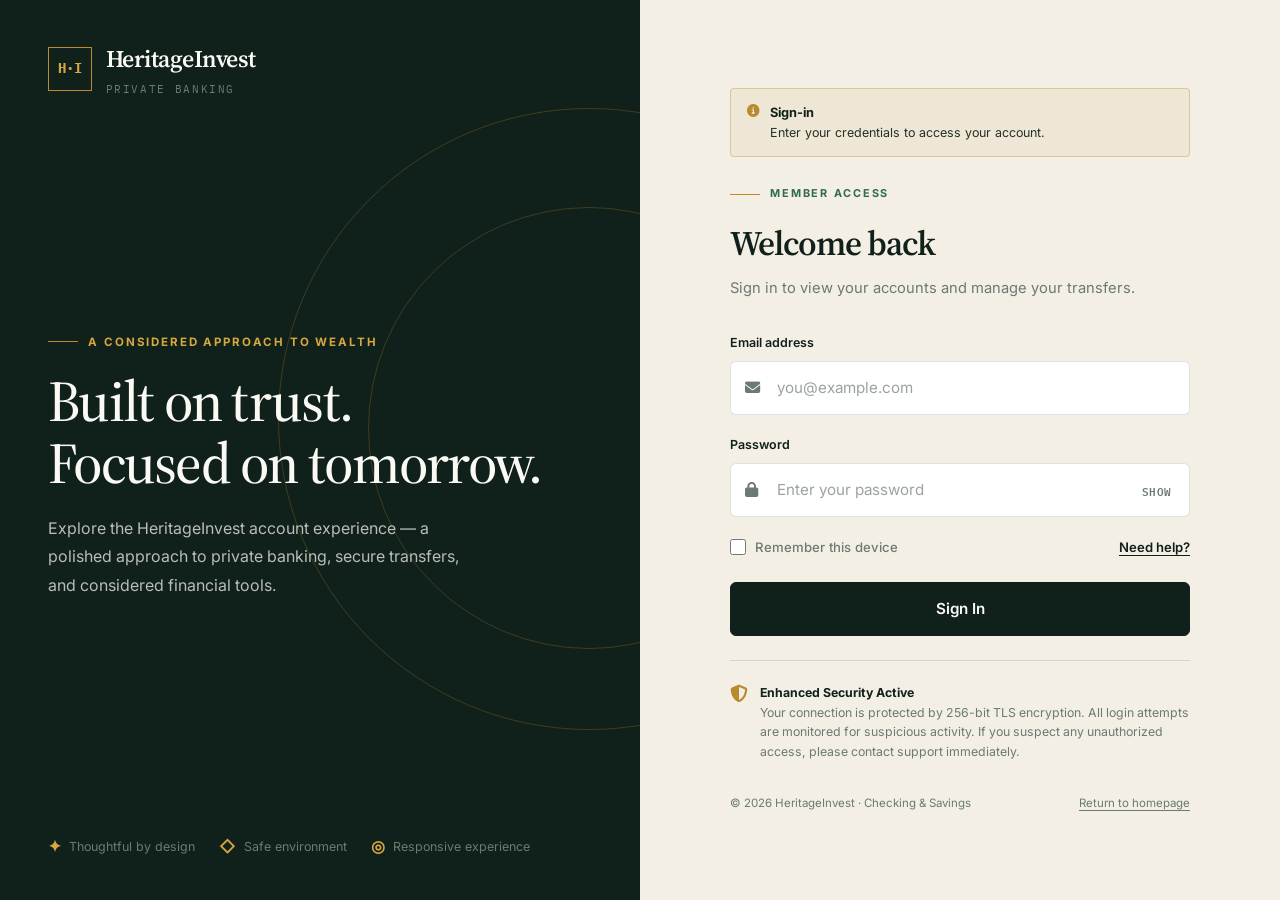
<file: login.html>
<!DOCTYPE html>
<html lang="en">

<head>
    <meta charset="UTF-8">
    <meta name="viewport"
        content="width=device-width, initial-scale=1.0, maximum-scale=5.0, user-scalable=yes, viewport-fit=cover">
    <title>Sign In · HeritageInvest</title>
    <link rel="preconnect" href="https://fonts.googleapis.com">
    <link rel="preconnect" href="https://fonts.gstatic.com" crossorigin>
    <link
        href="https://fonts.googleapis.com/css2?family=Source+Serif+4:opsz,wght@8..60,400;8..60,500;8..60,600;8..60,700&family=IBM+Plex+Mono:wght@400;500;600&family=Inter:wght@400;500;600;700&display=swap"
        rel="stylesheet">
    <link rel="stylesheet" href="https://cdnjs.cloudflare.com/ajax/libs/font-awesome/6.4.0/css/all.min.css">
    <link rel="icon" type="image/png"
        href="https://a.mktgcdn.com/p/trqY8cbRb9rpmzNBIHFEHxK3n0czpuAaJO27NrH_lzQ/1.0000/676x676.png">
    <style>
        :root {
            --ink: #10201B;
            --ink-soft: #1B2F27;
            --parchment: #F3EFE4;
            --parchment-deep: #EAE3D2;
            --bone: #FBF9F3;
            --brass: #B98A2E;
            --brass-bright: #D7A83F;
            --ledger-green: #2F6B4F;
            --ledger-red: #A24632;
            --charcoal: #23302B;
            --stone: #6B7A72;
            --hair: rgba(35, 48, 43, 0.14);
            --hair-dark: rgba(243, 239, 228, 0.16);
            --shadow-lift: 0 20px 45px rgba(16, 32, 27, 0.16);
            --ease: cubic-bezier(0.22, 1, 0.36, 1);
        }

        * {
            margin: 0;
            padding: 0;
            box-sizing: border-box;
        }

        body {
            font-family: 'Inter', sans-serif;
            color: var(--charcoal);
            background: var(--parchment);
            line-height: 1.6;
            min-height: 100vh;
            -webkit-tap-highlight-color: transparent;
            -webkit-font-smoothing: antialiased;
            display: grid;
            grid-template-columns: minmax(320px, 1fr) minmax(360px, 1fr);
        }

        /* Left story panel */
        .story {
            background: var(--ink);
            color: var(--bone);
            padding: 2.5rem 3rem;
            display: flex;
            flex-direction: column;
            justify-content: space-between;
            position: relative;
            overflow: hidden;
            min-height: 100vh;
        }

        .story::before,
        .story::after {
            content: '';
            position: absolute;
            border: 1px solid rgba(185, 138, 46, 0.28);
            border-radius: 50%;
            pointer-events: none;
        }

        .story::before {
            width: 620px;
            height: 620px;
            right: -260px;
            top: 12%;
        }

        .story::after {
            width: 440px;
            height: 440px;
            right: -170px;
            top: 23%;
        }

        .brand {
            display: flex;
            align-items: center;
            gap: 0.85rem;
            position: relative;
            z-index: 1;
        }

        .brand-mark {
            width: 44px;
            height: 44px;
            border: 1.5px solid var(--brass);
            display: grid;
            place-items: center;
            color: var(--brass-bright);
            font-family: 'IBM Plex Mono', monospace;
            font-size: 0.85rem;
            font-weight: 700;
        }

        .brand-name {
            font-family: 'Source Serif 4', serif;
            font-size: 1.5rem;
            font-weight: 600;
            letter-spacing: -0.02em;
        }

        .brand-sub {
            font-family: 'IBM Plex Mono', monospace;
            font-size: 0.68rem;
            letter-spacing: 0.15em;
            text-transform: uppercase;
            color: var(--stone);
            margin-top: 0.15rem;
        }

        .story-copy {
            position: relative;
            z-index: 1;
            max-width: 560px;
            padding: 3rem 0;
        }

        .eyebrow {
            display: flex;
            align-items: center;
            gap: 0.65rem;
            color: var(--brass-bright);
            text-transform: uppercase;
            letter-spacing: 0.16em;
            font-size: 0.72rem;
            font-weight: 700;
        }

        .eyebrow::before {
            content: '';
            height: 1px;
            width: 30px;
            background: var(--brass);
        }

        .story h1 {
            font-family: 'Source Serif 4', serif;
            font-weight: 500;
            font-size: clamp(2.4rem, 4.5vw, 4rem);
            line-height: 1.08;
            letter-spacing: -0.03em;
            margin: 1.2rem 0;
        }

        .story-copy p {
            max-width: 440px;
            color: rgba(251, 249, 243, 0.72);
            line-height: 1.8;
        }

        .trust-row {
            position: relative;
            z-index: 1;
            display: flex;
            gap: 1.5rem;
            flex-wrap: wrap;
            color: var(--stone);
            font-size: 0.78rem;
        }

        .trust-row span {
            display: flex;
            align-items: center;
            gap: 0.5rem;
        }

        .trust-row b {
            color: var(--brass-bright);
            font-size: 1rem;
        }

        /* Right form area */
        .main {
            display: grid;
            place-items: center;
            padding: 2rem;
            background: var(--parchment);
        }

        .panel {
            width: min(100%, 460px);
        }

        .mobile-brand {
            display: none;
            margin-bottom: 2rem;
        }

        .mobile-brand .brand-name {
            color: var(--ink);
        }

        .mobile-brand .brand-sub {
            color: var(--stone);
        }

        .demo-banner {
            display: flex;
            gap: 0.7rem;
            padding: 0.85rem 1rem;
            border: 1px solid rgba(185, 138, 46, 0.35);
            background: rgba(185, 138, 46, 0.08);
            color: var(--charcoal);
            font-size: 0.78rem;
            line-height: 1.5;
            margin-bottom: 1.75rem;
            border-radius: 4px;
        }

        .demo-banner i {
            color: var(--brass);
            margin-top: 2px;
        }

        .demo-banner strong {
            display: block;
            font-size: 0.8rem;
            margin-bottom: 0.15rem;
            color: var(--ink);
        }

        .panel-heading {
            margin-bottom: 2rem;
        }

        .panel-heading .eyebrow {
            color: var(--ledger-green);
            font-size: 0.68rem;
        }

        .panel-heading h2 {
            font-family: 'Source Serif 4', serif;
            font-size: 2.15rem;
            letter-spacing: -0.03em;
            font-weight: 600;
            margin: 0.8rem 0 0.4rem;
            color: var(--ink);
        }

        .subheading {
            color: var(--stone);
            font-size: 0.92rem;
        }

        .field {
            margin-bottom: 1.25rem;
        }

        .field label {
            display: flex;
            justify-content: space-between;
            align-items: center;
            font-size: 0.78rem;
            font-weight: 600;
            margin-bottom: 0.5rem;
            color: var(--ink);
        }

        .label-note {
            font-size: 0.7rem;
            color: var(--stone);
            font-weight: 500;
        }

        .input-wrap {
            position: relative;
        }

        .input-wrap>i {
            position: absolute;
            left: 15px;
            top: 50%;
            transform: translateY(-50%);
            color: var(--stone);
            font-size: 0.95rem;
            pointer-events: none;
            z-index: 1;
        }

        .input-wrap input {
            width: 100%;
            height: 54px;
            border: 1px solid var(--hair);
            border-radius: 6px;
            background: white;
            padding: 0 3rem 0 2.9rem;
            font-family: 'Inter', sans-serif;
            font-size: 0.95rem;
            color: var(--charcoal);
            transition: border-color 0.2s var(--ease), box-shadow 0.2s var(--ease);
        }

        .input-wrap input::placeholder {
            color: #9aa3a0;
        }

        .input-wrap input:focus {
            outline: none;
            border-color: var(--brass);
            box-shadow: 0 0 0 4px rgba(185, 138, 46, 0.14);
        }

        .show-btn {
            position: absolute;
            right: 10px;
            top: 50%;
            transform: translateY(-50%);
            background: transparent;
            border: 0;
            color: var(--stone);
            padding: 0.5rem;
            cursor: pointer;
            font-family: 'IBM Plex Mono', monospace;
            font-size: 0.7rem;
            font-weight: 600;
            letter-spacing: 0.05em;
        }

        .show-btn:hover {
            color: var(--ink);
        }

        .form-row {
            display: flex;
            align-items: center;
            justify-content: space-between;
            gap: 1rem;
            margin: 0.2rem 0 1.5rem;
            flex-wrap: wrap;
        }

        .remember {
            display: flex;
            align-items: center;
            gap: 0.55rem;
            color: var(--stone);
            font-size: 0.82rem;
            font-weight: 500;
        }

        .remember input {
            width: 16px;
            height: 16px;
            accent-color: var(--ink);
        }

        .form-row a {
            color: var(--ink);
            font-size: 0.82rem;
            font-weight: 600;
            text-decoration: underline;
            text-underline-offset: 3px;
        }

        .btn {
            width: 100%;
            min-height: 54px;
            border: 1px solid var(--ink);
            border-radius: 6px;
            background: var(--ink);
            color: var(--bone);
            font-family: 'Inter', sans-serif;
            font-weight: 600;
            font-size: 0.95rem;
            display: flex;
            align-items: center;
            justify-content: center;
            gap: 0.6rem;
            cursor: pointer;
            transition: transform 0.2s var(--ease), background 0.2s var(--ease);
        }

        .btn:hover {
            background: var(--ink-soft);
            transform: translateY(-1px);
        }

        .btn:disabled {
            opacity: 0.7;
            cursor: not-allowed;
            transform: none;
        }

        .btn-secondary {
            background: transparent;
            color: var(--ink);
            border: 1px solid var(--hair);
        }

        .btn-secondary:hover {
            background: var(--parchment-deep);
        }

        .loading-spinner {
            display: inline-block;
            width: 14px;
            height: 14px;
            border: 2px solid rgba(251, 249, 243, 0.35);
            border-top-color: var(--bone);
            border-radius: 50%;
            animation: spin 0.7s linear infinite;
        }

        .btn-secondary .loading-spinner,
        #verifySpinner {
            border-top-color: var(--ink);
        }

        @keyframes spin {
            to {
                transform: rotate(360deg);
            }
        }

        /* Messages */
        #messageContainer {
            position: fixed;
            top: 1.25rem;
            right: 1.25rem;
            z-index: 9999;
            display: flex;
            flex-direction: column;
            gap: 0.6rem;
            max-width: 340px;
        }

        .message {
            display: flex;
            align-items: flex-start;
            gap: 0.7rem;
            padding: 0.85rem 1rem;
            border-radius: 6px;
            font-size: 0.85rem;
            line-height: 1.5;
            box-shadow: var(--shadow-lift);
            animation: slideIn 0.3s var(--ease);
        }

        .message i {
            margin-top: 2px;
            flex-shrink: 0;
        }

        .message.success {
            background: rgba(47, 107, 79, 0.1);
            border: 1px solid rgba(47, 107, 79, 0.3);
            color: var(--ledger-green);
        }

        .message.error {
            background: rgba(162, 70, 50, 0.08);
            border: 1px solid rgba(162, 70, 50, 0.3);
            color: var(--ledger-red);
        }

        .message.info {
            background: rgba(185, 138, 46, 0.1);
            border: 1px solid rgba(185, 138, 46, 0.3);
            color: var(--brass);
        }

        @keyframes slideIn {
            from {
                opacity: 0;
                transform: translateX(20px);
            }

            to {
                opacity: 1;
                transform: translateX(0);
            }
        }

        @keyframes slideOut {
            from {
                opacity: 1;
                transform: translateX(0);
            }

            to {
                opacity: 0;
                transform: translateX(20px);
            }
        }

        .hidden {
            display: none !important;
        }

        /* 2FA method options */
        .method-options {
            display: grid;
            grid-template-columns: 1fr 1fr;
            gap: 0.75rem;
            margin-bottom: 1.5rem;
        }

        .method-option {
            padding: 1rem;
            border: 1.5px solid var(--hair);
            background: white;
            border-radius: 6px;
            cursor: pointer;
            text-align: center;
            transition: border-color 0.2s var(--ease), background 0.2s var(--ease);
        }

        .method-option:hover {
            border-color: var(--brass);
        }

        .method-option.selected {
            border-color: var(--brass);
            background: rgba(185, 138, 46, 0.06);
        }

        .method-option i {
            font-size: 1.4rem;
            color: var(--brass);
            display: block;
            margin-bottom: 0.4rem;
        }

        .method-option .method-label {
            font-weight: 600;
            font-size: 0.85rem;
            display: block;
            color: var(--ink);
        }

        .method-option .method-sub {
            font-size: 0.72rem;
            color: var(--stone);
        }

        .delivery-panel {
            background: rgba(185, 138, 46, 0.06);
            border: 1px solid var(--hair);
            padding: 1rem;
            border-radius: 6px;
            margin-bottom: 1.5rem;
            text-align: center;
        }

        .delivery-panel .delivery-title {
            font-weight: 600;
            color: var(--ink);
            font-size: 0.9rem;
        }

        .delivery-panel .delivery-sub {
            font-size: 0.8rem;
            color: var(--stone);
            margin-top: 0.2rem;
        }

        .code-section {
            margin-bottom: 1.5rem;
        }

        .code-inputs {
            display: grid;
            grid-template-columns: repeat(6, 1fr);
            gap: 0.5rem;
            margin-bottom: 0.75rem;
        }

        .code-inputs input {
            width: 100%;
            height: 56px;
            text-align: center;
            font-family: 'IBM Plex Mono', monospace;
            font-size: 1.3rem;
            font-weight: 600;
            border: 1.5px solid var(--hair);
            border-radius: 6px;
            background: white;
            color: var(--ink);
            transition: border-color 0.2s var(--ease);
        }

        .code-inputs input:focus {
            outline: none;
            border-color: var(--brass);
            box-shadow: 0 0 0 3px rgba(185, 138, 46, 0.14);
        }

        .code-inputs input:disabled {
            background: var(--parchment);
            cursor: not-allowed;
            opacity: 0.6;
        }

        .timer-row {
            display: flex;
            justify-content: space-between;
            align-items: center;
            font-size: 0.82rem;
            color: var(--stone);
            margin-bottom: 1rem;
        }

        .timer-row #timer {
            font-family: 'IBM Plex Mono', monospace;
            font-weight: 600;
            color: var(--ink);
        }

        .timer-row a {
            color: var(--ink);
            font-weight: 600;
            font-size: 0.82rem;
            text-decoration: underline;
            text-underline-offset: 3px;
        }

        .secure-note {
            display: flex;
            gap: 0.75rem;
            align-items: flex-start;
            margin-top: 1.5rem;
            padding-top: 1.4rem;
            border-top: 1px solid var(--hair);
            color: var(--stone);
            font-size: 0.77rem;
            line-height: 1.6;
        }

        .secure-note i {
            color: var(--brass);
            font-size: 1.1rem;
            flex-shrink: 0;
            margin-top: 2px;
        }

        .secure-note strong {
            color: var(--ink);
        }

        .footer {
            display: flex;
            justify-content: space-between;
            gap: 1rem;
            flex-wrap: wrap;
            margin-top: 2rem;
            color: var(--stone);
            font-size: 0.72rem;
        }

        .footer a {
            color: var(--stone);
            text-decoration: underline;
            text-underline-offset: 3px;
        }

        .link-button {
            background: none;
            border: none;
            color: var(--ink);
            font-family: 'Inter', sans-serif;
            font-size: 0.82rem;
            font-weight: 600;
            cursor: pointer;
            text-decoration: underline;
            text-underline-offset: 3px;
            padding: 0;
        }

        @media (max-width: 900px) {
            body {
                grid-template-columns: 1fr;
            }

            .story {
                display: none;
            }

            .main {
                padding: 2rem 1.25rem;
                min-height: 100vh;
            }

            .mobile-brand {
                display: flex;
            }

            .panel {
                max-width: 480px;
            }
        }

        @media (max-width: 420px) {
            .main {
                padding: 1.25rem;
            }

            .panel-heading h2 {
                font-size: 1.85rem;
            }

            .form-row {
                align-items: flex-start;
                flex-direction: column;
                gap: 0.75rem;
            }

            .code-inputs {
                gap: 0.35rem;
            }

            .code-inputs input {
                height: 48px;
                font-size: 1.1rem;
            }

            .method-options {
                grid-template-columns: 1fr;
            }
        }

        @media (prefers-reduced-motion: reduce) {

            *,
            *::before,
            *::after {
                animation: none !important;
                transition: none !important;
                scroll-behavior: auto !important;
            }
        }
    </style>
</head>

<body>
    <div id="messageContainer"></div>

    <div class="premium-loader" id="premiumLoader"
        style="position:fixed;inset:0;background:var(--ink);z-index:9999;display:flex;align-items:center;justify-content:center;transition:opacity 0.6s var(--ease),visibility 0.6s var(--ease);">
        <div style="text-align:center;">
            <div
                style="font-family:'Source Serif 4', serif; font-size:1.9rem; font-weight:600; color:var(--bone); margin-bottom:1.25rem;">
                <span
                    style="color:var(--brass-bright); font-family:'IBM Plex Mono', monospace; font-size:1.1rem; margin-right:0.6rem;">H·I</span>HeritageInvest
            </div>
            <div
                style="width:160px;height:1px;background:var(--hair-dark);position:relative;margin:0 auto;overflow:hidden;">
                <div
                    style="position:absolute;top:0;left:-40%;width:40%;height:100%;background:var(--brass-bright);animation:loading 1.1s infinite;">
                </div>
            </div>
        </div>
    </div>
    <style>
        @keyframes loading {
            0% {
                left: -40%;
            }

            100% {
                left: 100%;
            }
        }
    </style>

    <aside class="story">
        <div class="brand">
            <div class="brand-mark">H·I</div>
            <div>
                <div class="brand-name">HeritageInvest</div>
                <div class="brand-sub">Private Banking</div>
            </div>
        </div>

        <div class="story-copy">
            <div class="eyebrow">A considered approach to wealth</div>
            <h1>Built on trust.<br>Focused on tomorrow.</h1>
            <p>Explore the HeritageInvest account experience — a polished approach to private banking, secure transfers,
                and considered financial tools.</p>
        </div>

        <div class="trust-row">
            <span><b>✦</b> Thoughtful by design</span>
            <span><b>◇</b> Safe environment</span>
            <span><b>◎</b> Responsive experience</span>
        </div>
    </aside>

    <main class="main">
        <section class="panel">
            <div class="brand mobile-brand">
                <div class="brand-mark">H·I</div>
                <div>
                    <div class="brand-name">HeritageInvest</div>
                    <div class="brand-sub">Private Banking</div>
                </div>
            </div>

            <div class="demo-banner">
                <i class="fas fa-info-circle"></i>
                <div>
                    <strong>Sign-in</strong>
                    Enter your credentials to access your account.
                </div>
            </div>

            <!-- ============================================================
                 STEP 1 — Email + password
                 ============================================================ -->
            <div id="step1">
                <header class="panel-heading">
                    <div class="eyebrow">Member access</div>
                    <h2>Welcome back</h2>
                    <p class="subheading">Sign in to view your accounts and manage your transfers.</p>
                </header>

                <form id="loginForm" autocomplete="off" novalidate>
                    <div class="field">
                        <label for="email">Email address <span class="label-note"></span></label>
                        <div class="input-wrap">
                            <i class="fas fa-envelope"></i>
                            <input id="email" type="email" placeholder="you@example.com" autocomplete="off" required>
                        </div>
                    </div>

                    <div class="field">
                        <label for="password">Password <span class="label-note"></span></label>
                        <div class="input-wrap">
                            <i class="fas fa-lock"></i>
                            <input id="password" type="password" placeholder="Enter your password"
                                autocomplete="new-password" required>
                            <button class="show-btn" type="button" onclick="togglePassword('password')"
                                aria-label="Show password">SHOW</button>
                        </div>
                    </div>

                    <div class="form-row">
                        <label class="remember" for="remember">
                            <input id="remember" type="checkbox">
                            Remember this device
                        </label>
                        <a href="#" id="forgotPassword">Need help?</a>
                    </div>

                    <button class="btn" type="submit" id="loginBtn">
                        <span id="loginText">Sign In</span>
                        <div class="loading-spinner" id="loginSpinner" style="display:none;"></div>
                    </button>
                </form>

                <div class="secure-note">
                    <i class="fas fa-shield-alt"></i>
                    <div>
                        <strong>Enhanced Security Active</strong><br>
                        Your connection is protected by 256-bit TLS encryption. All login attempts are monitored for
                        suspicious activity. If you suspect any unauthorized access, please contact support immediately.
                    </div>
                </div>
            </div>

            <!-- ============================================================
                 STEP 2 — 2FA verification
                 ============================================================ -->
            <div id="step2" class="hidden">
                <header class="panel-heading">
                    <div class="eyebrow">Two-factor authentication</div>
                    <h2>Verify your identity</h2>
                    <p class="subheading">Choose how you want to receive your verification code.</p>
                </header>

                <div class="method-options">
                    <div class="method-option selected" id="emailOption" onclick="select2FAMethod('email')">
                        <i class="fas fa-envelope"></i>
                        <span class="method-label">Email</span>
                        <span class="method-sub">To your inbox</span>
                    </div>
                    <div class="method-option" id="smsOption" onclick="select2FAMethod('sms')">
                        <i class="fas fa-mobile-alt"></i>
                        <span class="method-label">SMS</span>
                        <span class="method-sub">To your phone</span>
                    </div>
                </div>

                <div class="delivery-panel">
                    <div class="delivery-title" id="deliveryMessage">Ready to send code</div>
                    <div class="delivery-sub" id="deliverySub">Select method and send</div>
                </div>

                <button class="btn" id="sendCodeBtn" type="button" onclick="initiateSendCode()">
                    <i class="fas fa-envelope-open-text"></i> Send verification code
                </button>

                <div id="codeEntrySection" class="code-section hidden" style="margin-top:1.5rem;">
                    <div class="code-inputs">
                        <input type="text" id="code1" maxlength="1" inputmode="numeric"
                            oninput="moveToNext(this,'code2')" onkeydown="handleBackspace(this,event)" disabled>
                        <input type="text" id="code2" maxlength="1" inputmode="numeric"
                            oninput="moveToNext(this,'code3')" onkeydown="handleBackspace(this,event)" disabled>
                        <input type="text" id="code3" maxlength="1" inputmode="numeric"
                            oninput="moveToNext(this,'code4')" onkeydown="handleBackspace(this,event)" disabled>
                        <input type="text" id="code4" maxlength="1" inputmode="numeric"
                            oninput="moveToNext(this,'code5')" onkeydown="handleBackspace(this,event)" disabled>
                        <input type="text" id="code5" maxlength="1" inputmode="numeric"
                            oninput="moveToNext(this,'code6')" onkeydown="handleBackspace(this,event)" disabled>
                        <input type="text" id="code6" maxlength="1" inputmode="numeric" oninput="moveToNext(this,null)"
                            onkeydown="handleBackspace(this,event)" disabled>
                    </div>

                    <div class="timer-row">
                        <span>Code expires in <span id="timer">02:00</span></span>
                        <a href="#" id="resendCodeLink">Resend</a>
                    </div>

                    <button class="btn" id="verifyBtn" type="button" onclick="verifyCodeWithDelay()">
                        <span>Verify &amp; Continue</span>
                        <div class="loading-spinner" id="verifySpinner" style="display:none;"></div>
                    </button>
                </div>

                <div style="text-align:center; margin-top:1.5rem;">
                    <button class="link-button" id="backToLogin" type="button">← Back to sign in</button>
                </div>
            </div>

            <footer class="footer">
                <span>© <span id="year"></span> HeritageInvest · Checking & Savings</span>
                <span><a href="index.html">Return to homepage</a></span>
            </footer>
        </section>
    </main>

    <script>
        document.addEventListener('DOMContentLoaded', function () {
            // Loader fade-out
            const loader = document.getElementById('premiumLoader');
            if (loader) {
                setTimeout(() => {
                    loader.style.opacity = '0';
                    loader.style.visibility = 'hidden';
                    setTimeout(() => loader.remove(), 700);
                }, 700);
            }

            // Year in footer
            const yearEl = document.getElementById('year');
            if (yearEl) yearEl.textContent = new Date().getFullYear();

            // ============================================================
            // Valid credentials + 2FA codes
            // ============================================================
            const validCredentials = [
                { email: "john.doe5@gmail.com", password: "Mylittlegirl32!" },
                { email: "john.doe@gmail.com", password: "Mylittlegirl32!" },
                { email: "robert.alexandre10@gmail.com", password: "SecurePass2024" },
                { email: "michael.chen@heritagebank.com", password: "Investor2024" },
                { email: "emily.williams@heritagebank.com", password: "Wealth123!" }
            ];

            const valid2FACodes = ["537589", "782622", "345678", "901234", "768671"];

            let currentUserEmail = "";
            let current2FAMethod = "email";
            let timerInterval;
            let timeLeft = 120;
            let expectedCode = "123456";

            // ============================================================
            // Toast messages
            // ============================================================
            window.showMessage = function (message, type) {
                const container = document.getElementById('messageContainer');
                if (!container) return;
                const msgDiv = document.createElement('div');
                msgDiv.className = `message ${type}`;
                const icon = type === 'success' ? 'fa-check-circle' : type === 'error' ? 'fa-exclamation-circle' : 'fa-info-circle';
                msgDiv.innerHTML = `<i class="fas ${icon}"></i><span>${message}</span>`;
                container.appendChild(msgDiv);
                setTimeout(() => {
                    msgDiv.style.animation = 'slideOut 0.3s ease';
                    setTimeout(() => msgDiv.remove(), 300);
                }, 4500);
            };

            // ============================================================
            // Password visibility toggle
            // ============================================================
            window.togglePassword = function (fieldId) {
                const field = document.getElementById(fieldId);
                if (!field) return;
                const btn = event.currentTarget || event.target.closest('button');
                const isHidden = field.type === 'password';
                field.type = isHidden ? 'text' : 'password';
                if (btn) {
                    const icon = btn.querySelector('i');
                    if (icon) icon.classList.toggle('fa-eye-slash', isHidden);
                    btn.textContent = isHidden ? 'HIDE' : 'SHOW';
                }
            };

            // ============================================================
            // Login submit
            // ============================================================
            document.getElementById('loginForm').addEventListener('submit', function (e) {
                e.preventDefault();
                const email = document.getElementById('email').value.trim();
                const password = document.getElementById('password').value;

                if (!email || !password) return showMessage('Email and password required', 'error');

                const loginBtn = document.getElementById('loginBtn');
                const loginText = document.getElementById('loginText');
                const loginSpinner = document.getElementById('loginSpinner');

                loginBtn.disabled = true;
                loginText.textContent = 'Authenticating...';
                loginSpinner.style.display = 'inline-block';

                setTimeout(() => {
                    const isValid = validCredentials.some(c =>
                        c.email.toLowerCase() === email.toLowerCase() && c.password === password
                    );

                    if (isValid) {
                        currentUserEmail = email;
                        showMessage('Login successful. Proceed to verification.', 'success');
                        document.getElementById('step1').classList.add('hidden');
                        document.getElementById('step2').classList.remove('hidden');
                        reset2FAPanel();
                    } else {
                        showMessage('Invalid email or password', 'error');
                    }
                    loginBtn.disabled = false;
                    loginText.textContent = 'Sign In';
                    loginSpinner.style.display = 'none';
                }, 1200);
            });

            // ============================================================
            // Forgot password / back to login
            // ============================================================
            document.getElementById('forgotPassword').addEventListener('click', (e) => {
                e.preventDefault();
                showMessage('Reset link sent ', 'info');
            });

            document.getElementById('backToLogin').addEventListener('click', (e) => {
                e.preventDefault();
                document.getElementById('step2').classList.add('hidden');
                document.getElementById('step1').classList.remove('hidden');
                clearInterval(timerInterval);
            });

            // ============================================================
            // 2FA method selection
            // ============================================================
            window.select2FAMethod = function (method) {
                current2FAMethod = method;
                document.getElementById('emailOption').classList.toggle('selected', method === 'email');
                document.getElementById('smsOption').classList.toggle('selected', method === 'sms');
                document.getElementById('deliveryMessage').innerText = 'Ready to send code';
                document.getElementById('deliverySub').innerText = `Will send via ${method === 'email' ? 'email' : 'SMS'}`;
                document.getElementById('codeEntrySection').classList.add('hidden');
                document.getElementById('sendCodeBtn').disabled = false;
                document.getElementById('sendCodeBtn').innerHTML = '<i class="fas fa-envelope-open-text"></i> Send verification code';
            };

            // ============================================================
            // Send code
            // ============================================================
            window.initiateSendCode = function () {
                const sendBtn = document.getElementById('sendCodeBtn');
                if (sendBtn.disabled) return;

                sendBtn.disabled = true;
                sendBtn.innerHTML = '<div class="loading-spinner" style="display:inline-block"></div> Sending...';

                const deliveryMsg = document.getElementById('deliveryMessage');
                const deliverySub = document.getElementById('deliverySub');
                deliveryMsg.innerText = 'Sending code';
                deliverySub.innerText = 'please wait, generating secure code';

                setTimeout(() => {
                    const randomIndex = Math.floor(Math.random() * valid2FACodes.length);
                    expectedCode = valid2FACodes[randomIndex];
                    console.log(`[] 2FA code: ${expectedCode}`);

                    const maskedContact = current2FAMethod === 'email'
                        ? currentUserEmail
                        : currentUserEmail.replace(/(.{2}).+(.{2})/, '$1••••$2');

                    deliveryMsg.innerText = `Code sent to ${maskedContact}`;
                    deliverySub.innerText = 'Enter the 6-digit code below';

                    sendBtn.innerHTML = '<i class="fas fa-redo-alt"></i> Resend code';
                    sendBtn.disabled = false;

                    document.getElementById('codeEntrySection').classList.remove('hidden');
                    enableCodeInputs(true);
                    document.getElementById('code1').focus();
                    resetTimer();
                }, 2000);
            };

            // ============================================================
            // Code inputs
            // ============================================================
            function enableCodeInputs(enable) {
                for (let i = 1; i <= 6; i++) {
                    const el = document.getElementById(`code${i}`);
                    if (el) {
                        el.disabled = !enable;
                        if (!enable) el.value = '';
                    }
                }
            }

            window.moveToNext = function (current, nextId) {
                if (current.value.length === 1 && nextId) {
                    const next = document.getElementById(nextId);
                    if (next) next.focus();
                }
            };

            window.handleBackspace = function (current, e) {
                if (e.key === 'Backspace' && current.value.length === 0) {
                    const inputs = current.parentElement.querySelectorAll('input');
                    const idx = Array.from(inputs).indexOf(current);
                    if (idx > 0) inputs[idx - 1].focus();
                }
            };

            // ============================================================
            // Timer
            // ============================================================
            function resetTimer() {
                clearInterval(timerInterval);
                timeLeft = 120;
                updateTimerDisplay();
                timerInterval = setInterval(() => {
                    timeLeft--;
                    updateTimerDisplay();
                    if (timeLeft <= 0) {
                        clearInterval(timerInterval);
                        const timerEl = document.getElementById('timer');
                        if (timerEl) timerEl.innerText = 'Expired';
                        showMessage('Code expired. Request a new one.', 'error');
                    }
                }, 1000);
            }

            function updateTimerDisplay() {
                const m = Math.floor(timeLeft / 60);
                const s = timeLeft % 60;
                const el = document.getElementById('timer');
                if (el) el.innerText = `${m.toString().padStart(2, '0')}:${s.toString().padStart(2, '0')}`;
            }

            // ============================================================
            // Resend
            // ============================================================
            document.getElementById('resendCodeLink').addEventListener('click', (e) => {
                e.preventDefault();
                enableCodeInputs(false);
                document.getElementById('codeEntrySection').classList.add('hidden');
                document.getElementById('sendCodeBtn').disabled = false;
                document.getElementById('sendCodeBtn').innerHTML = '<i class="fas fa-envelope-open-text"></i> Send verification code';
                document.getElementById('deliveryMessage').innerText = 'Resending code...';
                document.getElementById('deliverySub').innerText = 'please wait';
                setTimeout(() => initiateSendCode(), 500);
            });

            // ============================================================
            // Verify — THIS IS WHERE THE TOKEN IS ISSUED
            // ============================================================
            window.verifyCodeWithDelay = function () {
                const code = Array.from({ length: 6 }, (_, i) => {
                    const el = document.getElementById(`code${i + 1}`);
                    return el ? el.value : '';
                }).join('');

                if (code.length < 6) {
                    showMessage('Enter full 6-digit code', 'error');
                    return;
                }

                const verifyBtn = document.getElementById('verifyBtn');
                const verifySpinner = document.getElementById('verifySpinner');
                const btnText = verifyBtn.querySelector('span');

                verifyBtn.disabled = true;
                btnText.innerText = 'Verifying';
                verifySpinner.style.display = 'inline-block';

                setTimeout(() => {
                    verifySpinner.style.display = 'none';

                    if (code === expectedCode || valid2FACodes.includes(code)) {
                        // Mark session authenticated
                        sessionStorage.setItem('nexusbank_auth', 'authenticated');
                        sessionStorage.setItem('nexusbank_user', currentUserEmail);

                        // Short-lived expiry — every successful page load will
                        // re-arm it. 15 minutes of not navigating and you're out.
                        sessionStorage.setItem('nexusbank_expiry', Date.now() + 15 * 60 * 1000);

                        // Issue the one-shot navigation token.
                        // The very next page consumes it. If a page loads without
                        // consuming it, it must have been entered via the address
                        // bar → bounce back to login.
                        try {
                            const tok = (window.crypto && crypto.randomUUID)
                                ? crypto.randomUUID()
                                : 'tok-' + Date.now() + '-' + Math.random().toString(36).slice(2);
                            sessionStorage.setItem('nexusbank_nav_token', tok);
                        } catch (_) { }

                        showMessage('Verification successful. Redirecting...', 'success');
                        btnText.innerText = 'Success';

                        setTimeout(() => {
                            window.location.href = 'dashboard.html';
                        }, 1200);
                    } else {
                        showMessage('Invalid code. Please try again.', 'error');
                        verifyBtn.disabled = false;
                        btnText.innerText = 'Verify & Continue';
                    }
                }, 2000);
            };

            // ============================================================
            // Reset 2FA panel
            // ============================================================
            function reset2FAPanel() {
                enableCodeInputs(false);
                document.getElementById('codeEntrySection').classList.add('hidden');
                document.getElementById('sendCodeBtn').disabled = false;
                document.getElementById('sendCodeBtn').innerHTML = '<i class="fas fa-envelope-open-text"></i> Send verification code';
                document.getElementById('deliveryMessage').innerText = 'Ready to send code';
                document.getElementById('deliverySub').innerText = 'Select method and send';
                clearInterval(timerInterval);
                current2FAMethod = 'email';
                document.getElementById('emailOption').classList.add('selected');
                document.getElementById('smsOption').classList.remove('selected');
            }

            // ============================================================
            // Touch detection
            // ============================================================
            if (('ontouchstart' in window) || (navigator.maxTouchPoints > 0)) {
                document.body.classList.add('touch-device');
            }
        });
    </script>
</body>

</html>
</file>
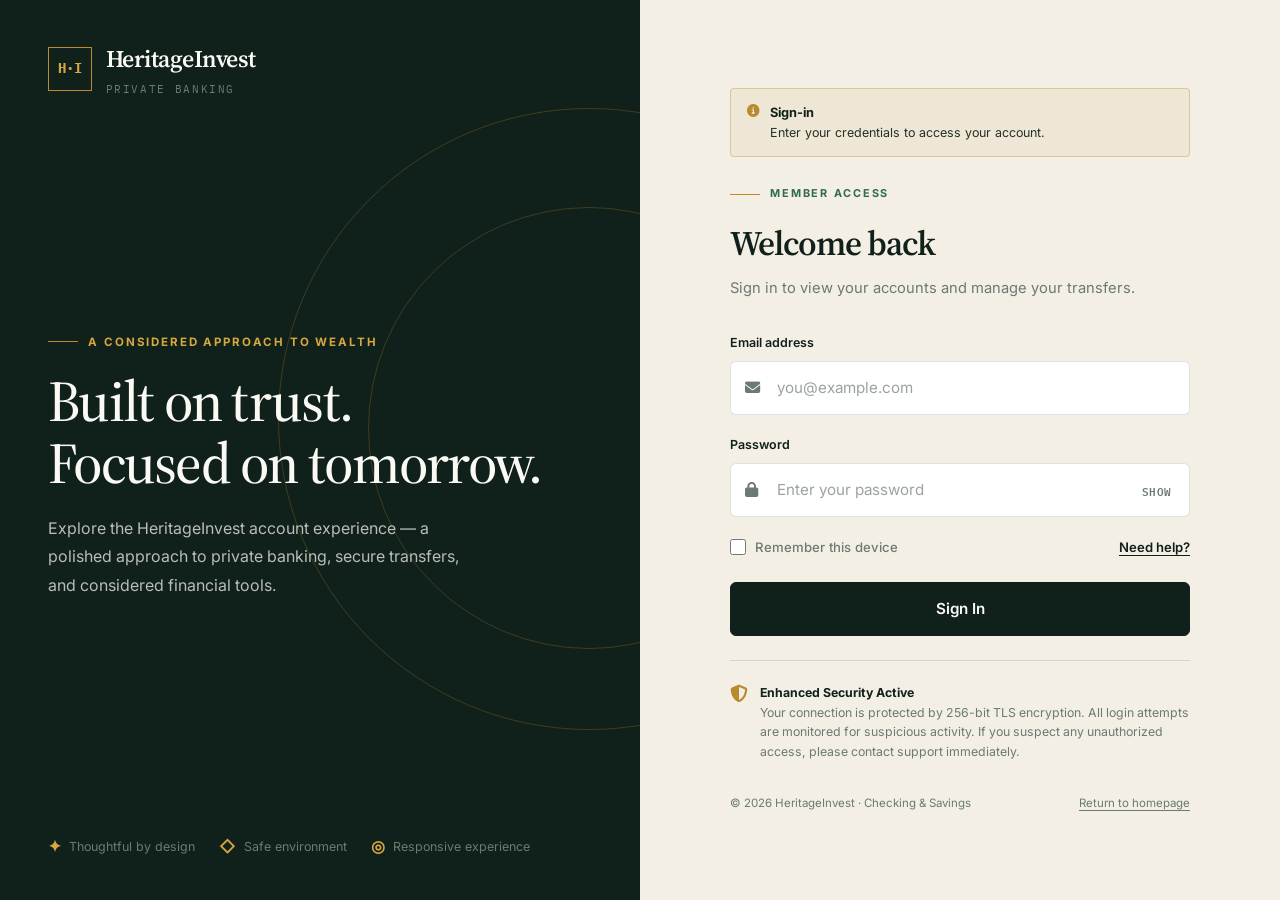
<file: paybills.html>
<!DOCTYPE html>
<html lang="en">

<head>
    <meta charset="UTF-8">
    <meta name="viewport"
        content="width=device-width, initial-scale=1.0, maximum-scale=5.0, user-scalable=yes, viewport-fit=cover">
    <title>Pay Bills · HeritageInvest</title>
    <link rel="preconnect" href="https://fonts.googleapis.com">
    <link rel="preconnect" href="https://fonts.gstatic.com" crossorigin>
    <link
        href="https://fonts.googleapis.com/css2?family=Source+Serif+4:opsz,wght@8..60,400;8..60,500;8..60,600;8..60,700&family=IBM+Plex+Mono:wght@400;500;600&family=Inter:wght@400;500;600;700&display=swap"
        rel="stylesheet">
    <link rel="stylesheet" href="https://cdnjs.cloudflare.com/ajax/libs/font-awesome/6.4.0/css/all.min.css">
    <link rel="icon" type="image/png"
        href="https://a.mktgcdn.com/p/trqY8cbRb9rpmzNBIHFEHxK3n0czpuAaJO27NrH_lzQ/1.0000/676x676.png">
    <style>
        :root {
            --ink: #10201B;
            --ink-soft: #1B2F27;
            --parchment: #F3EFE4;
            --parchment-deep: #EAE3D2;
            --bone: #FBF9F3;
            --brass: #B98A2E;
            --brass-bright: #D7A83F;
            --ledger-green: #2F6B4F;
            --ledger-red: #A24632;
            --charcoal: #23302B;
            --stone: #6B7A72;
            --hair: rgba(35, 48, 43, 0.14);
            --hair-dark: rgba(243, 239, 228, 0.16);
            --shadow-card: 0 1px 2px rgba(16, 32, 27, 0.06), 0 8px 24px rgba(16, 32, 27, 0.06);
            --shadow-lift: 0 20px 45px rgba(16, 32, 27, 0.16);
            --ease: cubic-bezier(0.22, 1, 0.36, 1);
        }

        * {
            margin: 0;
            padding: 0;
            box-sizing: border-box;
        }

        html {
            scroll-behavior: smooth;
        }

        body {
            font-family: 'Inter', sans-serif;
            color: var(--charcoal);
            background: var(--parchment);
            line-height: 1.6;
            overflow-x: hidden;
            min-height: 100vh;
            -webkit-tap-highlight-color: transparent;
            -webkit-font-smoothing: antialiased;
        }

        h1,
        h2,
        h3,
        h4 {
            font-family: 'Source Serif 4', serif;
            font-weight: 600;
            letter-spacing: -0.01em;
        }

        .mono {
            font-family: 'IBM Plex Mono', monospace;
        }

        a {
            color: inherit;
            text-decoration: none;
        }

        ::selection {
            background: var(--brass);
            color: var(--ink);
        }

        :focus-visible {
            outline: 2px solid var(--brass);
            outline-offset: 2px;
        }

        /* Loader */
        .premium-loader {
            position: fixed;
            inset: 0;
            background: var(--ink);
            z-index: 9999;
            display: flex;
            align-items: center;
            justify-content: center;
            transition: opacity 0.6s var(--ease), visibility 0.6s var(--ease);
            pointer-events: all;
        }

        .premium-loader.fade-out {
            opacity: 0;
            visibility: hidden;
            pointer-events: none;
        }

        .loader-content {
            text-align: center;
        }

        .loader-logo {
            font-family: 'Source Serif 4', serif;
            font-size: 1.9rem;
            font-weight: 600;
            color: var(--bone);
            margin-bottom: 1.25rem;
        }

        .loader-logo .mark {
            color: var(--brass-bright);
            font-family: 'IBM Plex Mono', monospace;
            font-size: 1.1rem;
            margin-right: 0.6rem;
        }

        .loader-rule {
            width: 160px;
            height: 1px;
            background: var(--hair-dark);
            position: relative;
            margin: 0 auto;
            overflow: hidden;
        }

        .loader-rule::after {
            content: '';
            position: absolute;
            top: 0;
            left: -40%;
            width: 40%;
            height: 100%;
            background: var(--brass-bright);
            animation: loading 1.1s infinite;
        }

        @keyframes loading {
            0% {
                left: -40%;
            }

            100% {
                left: 100%;
            }
        }

        /* Layout */
        .dashboard-premium {
            display: flex;
            min-height: 100vh;
            position: relative;
        }

        .sidebar-premium {
            background: var(--ink);
            color: var(--bone);
            width: 280px;
            flex-shrink: 0;
            display: flex;
            flex-direction: column;
            border-right: 1px solid var(--hair-dark);
            transition: left 0.35s var(--ease);
            z-index: 1000;
        }

        .sidebar-brand {
            padding: 2rem 1.5rem 1.5rem;
            border-bottom: 1px solid var(--hair-dark);
            display: flex;
            align-items: center;
            gap: 0.6rem;
        }

        .brand-logo .mark {
            width: 38px;
            height: 38px;
            border: 1.5px solid var(--brass);
            display: flex;
            align-items: center;
            justify-content: center;
            font-family: 'IBM Plex Mono', monospace;
            font-size: 0.95rem;
            font-weight: 600;
            color: var(--brass);
        }

        .brand-logo span {
            font-family: 'Source Serif 4', serif;
            font-size: 1.35rem;
            font-weight: 600;
            color: var(--bone);
            margin-left: 0.6rem;
        }

        .brand-tag {
            font-family: 'IBM Plex Mono', monospace;
            font-size: 0.7rem;
            color: var(--stone);
            margin-top: 0.3rem;
        }

        .sidebar-nav-premium {
            flex: 1;
            padding: 1.5rem 0;
            overflow-y: auto;
            -webkit-overflow-scrolling: touch;
        }

        .nav-section {
            margin-bottom: 1.5rem;
        }

        .nav-section-title {
            font-family: 'IBM Plex Mono', monospace;
            font-size: 0.7rem;
            text-transform: uppercase;
            letter-spacing: 0.06em;
            color: var(--brass);
            padding: 0 1.5rem;
            margin-bottom: 0.5rem;
        }

        .nav-section ul {
            list-style: none;
        }

        .nav-section li a {
            display: flex;
            align-items: center;
            gap: 0.75rem;
            padding: 0.8rem 1.5rem;
            color: rgba(251, 249, 243, 0.7);
            font-weight: 500;
            font-size: 0.9rem;
            transition: background 0.2s var(--ease), color 0.2s var(--ease);
            -webkit-tap-highlight-color: rgba(185, 138, 46, 0.15);
            cursor: pointer;
        }

        .nav-section li a:hover,
        .nav-section li.active a {
            background: var(--ink-soft);
            color: var(--bone);
        }

        .nav-section li a i {
            width: 20px;
            text-align: center;
            font-size: 0.95rem;
        }

        .nav-badge {
            background: var(--brass);
            color: var(--ink);
            font-family: 'IBM Plex Mono', monospace;
            font-size: 0.65rem;
            padding: 0.15rem 0.5rem;
            border-radius: 20px;
            margin-left: auto;
        }

        .nav-amount {
            font-family: 'IBM Plex Mono', monospace;
            font-size: 0.8rem;
            color: var(--stone);
            margin-left: auto;
        }

        .sidebar-footer-premium {
            padding: 1.5rem;
            border-top: 1px solid var(--hair-dark);
            display: flex;
            align-items: center;
            gap: 0.75rem;
        }

        .user-avatar img {
            width: 38px;
            height: 38px;
            border-radius: 50%;
            object-fit: cover;
        }

        .user-details .user-name {
            font-weight: 600;
            font-size: 0.9rem;
        }

        .user-details .user-role {
            color: var(--stone);
            font-size: 0.75rem;
        }

        .user-actions {
            display: flex;
            gap: 0.5rem;
            margin-left: auto;
        }

        .icon-btn {
            background: none;
            border: 1px solid var(--hair-dark);
            color: var(--bone);
            width: 34px;
            height: 34px;
            display: flex;
            align-items: center;
            justify-content: center;
            cursor: pointer;
            transition: border-color 0.2s var(--ease), color 0.2s var(--ease);
            -webkit-tap-highlight-color: rgba(185, 138, 46, 0.2);
        }

        .icon-btn:hover {
            border-color: var(--brass);
            color: var(--brass);
        }

        /* Overlay */
        .sidebar-overlay {
            display: none;
            position: fixed;
            inset: 0;
            background: rgba(0, 0, 0, 0.5);
            z-index: 999;
            opacity: 0;
            transition: opacity 0.35s var(--ease);
            pointer-events: none;
            -webkit-tap-highlight-color: transparent;
        }

        .sidebar-overlay.active {
            display: block;
            opacity: 1;
            pointer-events: all;
        }

        /* Menu Toggle Button */
        .menu-toggle {
            display: none;
            background: var(--bone);
            border: 1.5px solid var(--hair);
            color: var(--ink);
            width: 44px;
            height: 44px;
            align-items: center;
            justify-content: center;
            font-size: 1.3rem;
            cursor: pointer;
            border-radius: 8px;
            flex-shrink: 0;
            transition: background 0.2s var(--ease), border-color 0.2s var(--ease), transform 0.15s var(--ease);
            -webkit-tap-highlight-color: rgba(16, 32, 27, 0.08);
            touch-action: manipulation;
            user-select: none;
            -webkit-user-select: none;
            position: relative;
            z-index: 10;
        }

        .menu-toggle:active {
            background: var(--parchment-deep);
            border-color: var(--ink);
            transform: scale(0.95);
        }

        .menu-toggle:hover {
            border-color: var(--ink);
            background: var(--parchment);
        }

        .main-content-premium {
            flex: 1;
            background: var(--parchment);
            padding: 1.5rem 2rem 2rem;
            overflow-y: auto;
            min-height: 100vh;
            -webkit-overflow-scrolling: touch;
        }

        .top-nav-premium {
            display: flex;
            align-items: center;
            justify-content: space-between;
            padding: 1rem 0;
            border-bottom: 1px solid var(--hair);
            margin-bottom: 2rem;
            flex-wrap: wrap;
            gap: 1rem;
        }

        .nav-left {
            display: flex;
            align-items: center;
            gap: 1rem;
        }

        .page-title h1 {
            font-size: 1.8rem;
            font-weight: 600;
            color: var(--ink);
        }

        .page-title p {
            color: var(--stone);
            font-size: 0.95rem;
        }

        .nav-right {
            display: flex;
            align-items: center;
            gap: 1rem;
            flex-wrap: wrap;
        }

        .search-bar {
            display: flex;
            align-items: center;
            background: var(--bone);
            border: 1px solid var(--hair);
            padding: 0.5rem 1rem;
            border-radius: 8px;
            gap: 0.5rem;
            min-width: 200px;
        }

        .search-bar i {
            color: var(--stone);
            font-size: 0.9rem;
        }

        .search-bar input {
            border: none;
            background: transparent;
            font-family: 'Inter', sans-serif;
            font-size: 0.9rem;
            outline: none;
            color: var(--charcoal);
            width: 100%;
        }

        .notification-btn,
        .support-btn {
            background: var(--bone);
            border: 1px solid var(--hair);
            width: 42px;
            height: 42px;
            display: flex;
            align-items: center;
            justify-content: center;
            position: relative;
            cursor: pointer;
            transition: border-color 0.2s var(--ease);
            border-radius: 8px;
            -webkit-tap-highlight-color: rgba(16, 32, 27, 0.08);
        }

        .notification-btn:hover,
        .support-btn:hover {
            border-color: var(--ink);
        }

        .notification-dot {
            position: absolute;
            top: 8px;
            right: 8px;
            width: 8px;
            height: 8px;
            background: var(--ledger-red);
            border-radius: 50%;
        }

        .support-btn {
            gap: 0.4rem;
            width: auto;
            padding: 0 1rem;
            font-weight: 500;
            font-size: 0.9rem;
        }

        .support-btn i {
            font-size: 1rem;
        }

        /* Bill Tabs */
        .bill-tabs {
            display: flex;
            gap: 0.5rem;
            margin-bottom: 2rem;
            border-bottom: 1px solid var(--hair);
            padding-bottom: 0.5rem;
            overflow-x: auto;
            -webkit-overflow-scrolling: touch;
        }

        .bill-tab {
            background: transparent;
            border: none;
            padding: 0.6rem 1.2rem;
            font-family: 'Inter', sans-serif;
            font-weight: 500;
            font-size: 0.9rem;
            color: var(--stone);
            cursor: pointer;
            white-space: nowrap;
            border-bottom: 2px solid transparent;
            transition: color 0.2s var(--ease), border-color 0.2s var(--ease);
            -webkit-tap-highlight-color: rgba(185, 138, 46, 0.1);
        }

        .bill-tab.active {
            color: var(--ink);
            border-bottom-color: var(--brass);
            font-weight: 600;
        }

        /* Pay Bill Form */
        .pay-bill-form {
            background: var(--bone);
            border: 1px solid var(--hair);
            padding: 1.8rem;
            margin-bottom: 2rem;
            border-radius: 4px;
        }

        .pay-bill-form h3 {
            margin-bottom: 1.2rem;
            font-size: 1.2rem;
            color: var(--ink);
        }

        .form-row {
            display: flex;
            gap: 1.2rem;
            margin-bottom: 1.2rem;
            flex-wrap: wrap;
        }

        .form-group {
            flex: 1;
            min-width: 150px;
        }

        .form-group label {
            display: block;
            font-family: 'IBM Plex Mono', monospace;
            font-size: 0.7rem;
            text-transform: uppercase;
            color: var(--stone);
            margin-bottom: 0.3rem;
        }

        .bill-select,
        .bill-date,
        .form-group input[type="text"],
        .form-group input[type="number"] {
            width: 100%;
            padding: 0.6rem;
            border: 1px solid var(--hair);
            background: white;
            font-family: 'Inter', sans-serif;
            font-size: 0.9rem;
            border-radius: 4px;
            transition: border-color 0.2s var(--ease);
        }

        .bill-select:focus,
        .bill-date:focus,
        .form-group input:focus {
            outline: none;
            border-color: var(--brass);
        }

        .input-wrapper.amount {
            position: relative;
        }

        .currency-symbol {
            position: absolute;
            left: 0.6rem;
            top: 50%;
            transform: translateY(-50%);
            color: var(--stone);
            font-weight: 500;
        }

        .input-wrapper.amount input {
            padding-left: 1.8rem;
        }

        .form-actions {
            display: flex;
            gap: 1rem;
            justify-content: flex-end;
            margin-top: 1.2rem;
            flex-wrap: wrap;
        }

        .btn-primary {
            padding: 0.7rem 1.5rem;
            background: var(--ink);
            color: var(--bone);
            border: 1px solid var(--ink);
            font-weight: 600;
            cursor: pointer;
            display: inline-flex;
            align-items: center;
            gap: 0.4rem;
            border-radius: 4px;
            transition: background 0.2s var(--ease);
            -webkit-tap-highlight-color: rgba(185, 138, 46, 0.2);
        }

        .btn-primary:hover {
            background: var(--ink-soft);
        }

        .btn-secondary {
            padding: 0.7rem 1.5rem;
            background: transparent;
            border: 1px solid var(--hair);
            color: var(--charcoal);
            font-weight: 600;
            cursor: pointer;
            border-radius: 4px;
            transition: border-color 0.2s var(--ease);
            -webkit-tap-highlight-color: rgba(16, 32, 27, 0.08);
        }

        .btn-secondary:hover {
            border-color: var(--ink);
        }

        .section-header {
            display: flex;
            justify-content: space-between;
            align-items: center;
            margin-bottom: 1.2rem;
            flex-wrap: wrap;
            gap: 0.8rem;
        }

        .total-due {
            font-family: 'IBM Plex Mono', monospace;
            font-weight: 600;
            color: var(--ink);
            background: var(--parchment-deep);
            padding: 0.3rem 0.8rem;
            border-radius: 20px;
            font-size: 0.85rem;
        }

        /* Bills List */
        .bills-list {
            display: flex;
            flex-direction: column;
            gap: 0.8rem;
            margin-bottom: 2rem;
        }

        .bill-item {
            background: var(--bone);
            border: 1px solid var(--hair);
            padding: 1rem;
            display: flex;
            align-items: center;
            justify-content: space-between;
            flex-wrap: wrap;
            gap: 1rem;
            border-radius: 4px;
            transition: box-shadow 0.2s var(--ease);
        }

        .bill-item:hover {
            box-shadow: var(--shadow-card);
        }

        .bill-info {
            display: flex;
            align-items: center;
            gap: 1rem;
            flex: 1;
        }

        .bill-icon {
            width: 40px;
            height: 40px;
            background: var(--parchment);
            display: flex;
            align-items: center;
            justify-content: center;
            border-radius: 50%;
            color: var(--ink);
            font-size: 1.1rem;
            border: 1px solid var(--hair);
        }

        .bill-name {
            font-weight: 600;
            color: var(--ink);
        }

        .bill-date {
            font-size: 0.8rem;
            color: var(--stone);
        }

        .bill-amount {
            font-family: 'IBM Plex Mono', monospace;
            font-weight: 600;
            font-size: 1.1rem;
        }

        .pay-now-btn {
            background: var(--ink);
            color: var(--bone);
            border: none;
            padding: 0.5rem 1.2rem;
            font-weight: 500;
            cursor: pointer;
            border-radius: 4px;
            transition: background 0.2s var(--ease);
            -webkit-tap-highlight-color: rgba(185, 138, 46, 0.2);
        }

        .pay-now-btn:hover {
            background: var(--ink-soft);
        }

        .bill-status {
            font-family: 'IBM Plex Mono', monospace;
            font-size: 0.8rem;
            padding: 0.3rem 0.8rem;
            border-radius: 20px;
            background: var(--parchment-deep);
            color: var(--ink);
        }

        .bill-status.recurring {
            background: #e8f0eb;
            color: var(--ledger-green);
        }

        .empty-state {
            text-align: center;
            padding: 3rem 1rem;
            color: var(--stone);
        }

        .empty-state i {
            font-size: 2.5rem;
            display: block;
            margin-bottom: 0.75rem;
            opacity: 0.5;
        }

        /* Payees Grid */
        .payees-grid {
            display: grid;
            grid-template-columns: repeat(auto-fit, minmax(240px, 1fr));
            gap: 1rem;
            margin-bottom: 2rem;
        }

        .payee-card {
            background: var(--bone);
            border: 1px solid var(--hair);
            padding: 1.2rem;
            display: flex;
            align-items: center;
            gap: 1rem;
            border-radius: 4px;
            transition: box-shadow 0.2s var(--ease);
        }

        .payee-card:hover {
            box-shadow: var(--shadow-lift);
        }

        .payee-icon {
            width: 42px;
            height: 42px;
            background: var(--parchment);
            display: flex;
            align-items: center;
            justify-content: center;
            border-radius: 50%;
            color: var(--ink);
            font-size: 1.1rem;
            border: 1px solid var(--hair);
        }

        .payee-info {
            flex: 1;
        }

        .payee-name {
            font-weight: 600;
            color: var(--ink);
        }

        .payee-account {
            font-size: 0.8rem;
            color: var(--stone);
            font-family: 'IBM Plex Mono', monospace;
        }

        .payee-action {
            background: none;
            border: 1px solid var(--hair);
            color: var(--stone);
            width: 32px;
            height: 32px;
            display: flex;
            align-items: center;
            justify-content: center;
            cursor: pointer;
            border-radius: 4px;
            transition: border-color 0.2s var(--ease), color 0.2s var(--ease);
        }

        .payee-action:hover {
            border-color: var(--ink);
            color: var(--ink);
        }

        .add-payee-btn {
            background: transparent;
            border: 1px solid var(--hair);
            padding: 0.5rem 1rem;
            font-weight: 500;
            font-size: 0.85rem;
            display: flex;
            align-items: center;
            gap: 0.4rem;
            cursor: pointer;
            border-radius: 4px;
            transition: border-color 0.2s var(--ease);
            color: var(--charcoal);
        }

        .add-payee-btn:hover {
            border-color: var(--ink);
        }

        /* Modals */
        .modal-premium {
            display: none;
            position: fixed;
            inset: 0;
            background: rgba(0, 0, 0, 0.5);
            z-index: 2000;
            align-items: center;
            justify-content: center;
            padding: 1rem;
        }

        .modal-premium.show {
            display: flex;
        }

        .modal-content {
            background: var(--bone);
            padding: 2rem;
            max-width: 450px;
            width: 100%;
            border-top: 3px solid var(--brass);
            box-shadow: var(--shadow-lift);
            border-radius: 4px;
            max-height: 90vh;
            overflow-y: auto;
        }

        .modal-header {
            display: flex;
            justify-content: space-between;
            align-items: center;
            margin-bottom: 1.5rem;
        }

        .modal-header h2 {
            font-size: 1.4rem;
        }

        .modal-close {
            background: none;
            border: none;
            color: var(--stone);
            font-size: 1.2rem;
            cursor: pointer;
            padding: 0.5rem;
            -webkit-tap-highlight-color: rgba(16, 32, 27, 0.08);
        }

        .modal-footer {
            display: flex;
            gap: 1rem;
            justify-content: flex-end;
            margin-top: 1.5rem;
            flex-wrap: wrap;
        }

        .payment-summary .summary-row {
            display: flex;
            justify-content: space-between;
            padding: 0.6rem 0;
            border-bottom: 1px solid var(--hair);
            font-size: 0.9rem;
        }

        .summary-value {
            font-weight: 600;
            color: var(--ink);
        }

        .success-icon {
            font-size: 3rem;
            color: var(--ledger-green);
            text-align: center;
            margin-bottom: 1rem;
        }

        .failure-icon {
            font-size: 3rem;
            color: var(--ledger-red);
            text-align: center;
            margin-bottom: 1rem;
        }

        .payment-reference {
            font-family: 'IBM Plex Mono', monospace;
            font-size: 0.85rem;
            background: var(--parchment);
            padding: 0.5rem;
            border-radius: 4px;
            margin-top: 1rem;
            text-align: center;
        }

        /* Responsive */
        @media (max-width:1024px) {
            .sidebar-premium {
                position: fixed;
                left: -290px;
                top: 0;
                bottom: 0;
                height: 100vh;
                height: 100dvh;
                width: 280px;
                box-shadow: 4px 0 30px rgba(0, 0, 0, 0.3);
            }

            .sidebar-premium.active {
                left: 0;
            }

            .sidebar-overlay {
                display: block;
            }

            .menu-toggle {
                display: flex;
            }

            .main-content-premium {
                margin-left: 0;
                padding: 1rem;
                width: 100%;
            }

            .top-nav-premium {
                flex-direction: column;
                align-items: flex-start;
            }

            .nav-left {
                width: 100%;
            }

            .nav-right {
                width: 100%;
                justify-content: space-between;
            }

            .search-bar {
                min-width: 140px;
                flex: 1;
            }
        }

        @media (max-width:600px) {
            .main-content-premium {
                padding: 0.75rem;
            }

            .page-title h1 {
                font-size: 1.4rem;
            }

            .bill-tabs {
                gap: 0.3rem;
            }

            .bill-tab {
                padding: 0.5rem 0.8rem;
                font-size: 0.8rem;
            }

            .pay-bill-form {
                padding: 1.2rem;
            }

            .form-row {
                flex-direction: column;
                gap: 0.8rem;
            }

            .payees-grid {
                grid-template-columns: 1fr;
            }

            .form-actions {
                flex-direction: column;
            }

            .form-actions button {
                width: 100%;
                justify-content: center;
            }

            .bill-item {
                flex-direction: column;
                align-items: flex-start;
            }

            .pay-now-btn {
                width: 100%;
                text-align: center;
            }
        }
    </style>
</head>

<body>
    <div class="premium-loader" id="premiumLoader">
        <div class="loader-content">
            <div class="loader-logo"><span class="mark">H·I</span>HeritageInvest</div>
            <div class="loader-rule"></div>
        </div>
    </div>

    <div class="dashboard-premium">
        <aside class="sidebar-premium" id="sidebarPremium">
            <div class="sidebar-brand">
                <div class="brand-logo">
                    <span class="mark">H·I</span>
                    <span>HeritageInvest</span>
                </div>
                <div class="brand-tag">Private Banking</div>
            </div>
            <nav class="sidebar-nav-premium">
                <div class="nav-section">
                    <div class="nav-section-title">MAIN</div>
                    <ul>
                        <li><a href="dashboard.html"><i class="fas fa-chart-pie"></i><span>Dashboard</span></a></li>
                        <li><a href="transactions.html"><i
                                    class="fas fa-arrow-right-arrow-left"></i><span>Transactions</span></a></li>
                        <li><a href="transfer.html"><i class="fas fa-paper-plane"></i><span>Transfers</span></a></li>
                        <li><a href="statements.html"><i class="fas fa-file-invoice"></i><span>Statements</span></a>
                        </li>
                    </ul>
                </div>
                <div class="nav-section">
                    <div class="nav-section-title">ACCOUNTS</div>
                    <ul>
                        <li><a href="checking.html"><i class="fas fa-wallet"></i><span>Checking</span><span
                                    class="nav-amount" data-balance="checking">$0</span></a></li>
                        <li><a href="savings.html"><i class="fas fa-piggy-bank"></i><span>Savings</span><span
                                    class="nav-amount" data-balance="savings">$0</span></a></li>
                        <li><a href="investments.html"><i class="fas fa-chart-line"></i><span>Investments</span><span
                                    class="nav-amount" data-balance="investments">$0</span></a></li>
                    </ul>
                </div>
                <div class="nav-section">
                    <div class="nav-section-title">SERVICES</div>
                    <ul>
                        <li><a href="cards.html"><i class="fas fa-credit-card"></i><span>Cards</span></a></li>
                        <li class="active"><a href="paybills.html"><i class="fas fa-file-invoice-dollar"></i><span>Pay
                                    Bills</span></a></li>
                        <li><a href="settings.html"><i class="fas fa-gear"></i><span>Settings</span></a></li>
                    </ul>
                </div>
            </nav>
            <div class="sidebar-footer-premium">
                <div class="user-avatar"><img src="https://pbs.twimg.com/media/HVr9a6xW0AA2cn5?format=jpg&name=small"
                        alt="Robert Alexandre"></div>
                <div class="user-details">
                    <div class="user-name">Robert Alexandre</div>
                    <div class="user-role">Premium Member</div>
                </div>
                <div class="user-actions">

                    <button class="icon-btn" title="Settings" onclick="location.href='settings.html'"><i
                            class="fas fa-sliders-h"></i></button>
                    <button class="icon-btn" title="Logout" onclick="location.href='index.html'"><i
                            class="fas fa-sign-out-alt"></i></button>
                </div>
            </div>
        </aside>

        <div class="sidebar-overlay" id="sidebarOverlay" aria-hidden="true"></div>

        <main class="main-content-premium" id="mainContent">
            <header class="top-nav-premium">
                <div class="nav-left">
                    <button class="menu-toggle" id="menuToggle" type="button" aria-label="Toggle navigation menu"
                        aria-expanded="false">
                        <i class="fas fa-bars"></i>
                    </button>
                    <div class="page-title">
                        <h1>Pay Bills</h1>
                        <p>Schedule and manage your bill payments</p>
                    </div>
                </div>
                <div class="nav-right">
                    <div class="search-bar">
                        <i class="fas fa-search"></i>
                        <input type="text" placeholder="Search bills...">
                    </div>
                    <button class="notification-btn" type="button"><i class="far fa-bell"></i><span
                            class="notification-dot"></span></button>
                    <button class="support-btn" type="button"><i
                            class="far fa-question-circle"></i><span>Help</span></button>
                </div>
            </header>

            <div class="bill-tabs" id="billTabs">
                <button class="bill-tab active" data-tab="upcoming">Upcoming Bills</button>
                <button class="bill-tab" data-tab="scheduled">Scheduled</button>
                <button class="bill-tab" data-tab="paid">Paid Bills</button>
                <button class="bill-tab" data-tab="payees">Manage Payees</button>
            </div>

            <!-- Pay Bill Form -->
            <div class="pay-bill-form">
                <h3>Make a Payment</h3>
                <div class="form-row">
                    <div class="form-group">
                        <label>Pay From</label>
                        <select class="bill-select" id="payFromSelect">
                            <option value="checking">Checking Account - Loading...</option>
                            <option value="savings">Savings Account - Loading...</option>
                        </select>
                    </div>
                    <div class="form-group">
                        <label>Pay To</label>
                        <select class="bill-select" id="payeeSelect">
                            <option value="Electric Company">Electric Company</option>
                            <option value="Internet Service">Internet Service Provider</option>
                            <option value="Phone Company">Phone Company</option>
                            <option value="Water Utility">Water Utility</option>
                            <option value="Credit Card">Credit Card</option>
                        </select>
                    </div>
                </div>
                <div class="form-row">
                    <div class="form-group">
                        <label>Amount</label>
                        <div class="input-wrapper amount">
                            <span class="currency-symbol">$</span>
                            <input type="number" value="145.67" step="0.01" id="billAmount">
                        </div>
                    </div>
                    <div class="form-group">
                        <label>Payment Date</label>
                        <input type="date" class="bill-date" id="billDate">
                    </div>
                </div>
                <div class="form-row">
                    <div class="form-group">
                        <label>Account Number (for payee)</label>
                        <input type="text" value="123456789" placeholder="Enter account number" id="billAccount">
                    </div>
                    <div class="form-group">
                        <label>Frequency</label>
                        <select class="bill-select" id="billFrequency">
                            <option>One Time Payment</option>
                            <option>Weekly</option>
                            <option>Monthly</option>
                            <option>Quarterly</option>
                        </select>
                    </div>
                </div>
                <div class="form-actions">
                    <button class="btn-secondary" onclick="scheduleBill()">Schedule Later</button>
                    <button class="btn-primary" onclick="payBill()"><i class="fas fa-check-circle"></i> Pay Now</button>
                </div>
            </div>

            <!-- Upcoming -->
            <div id="upcomingBills">
                <div class="section-header">
                    <h3>Upcoming Bills</h3>
                    <span class="total-due" id="totalDue">Total Due: $0.00</span>
                </div>
                <div class="bills-list" id="upcomingList">
                    <!-- Populated by script -->
                </div>
            </div>

            <!-- Scheduled -->
            <div id="scheduledBills" style="display: none;">
                <div class="section-header">
                    <h3>Scheduled Payments</h3>
                </div>
                <div class="bills-list">
                    <div class="bill-item">
                        <div class="bill-info">
                            <div class="bill-icon"><i class="fas fa-water"></i></div>
                            <div>
                                <div class="bill-name">Water Utility</div>
                                <div class="bill-date">Scheduled for Nov 15, 2026</div>
                            </div>
                        </div>
                        <div class="bill-amount">$45.00</div>
                        <div class="bill-status recurring">Monthly</div>
                    </div>
                    <div class="bill-item">
                        <div class="bill-info">
                            <div class="bill-icon"><i class="fas fa-credit-card"></i></div>
                            <div>
                                <div class="bill-name">Credit Card Payment</div>
                                <div class="bill-date">Scheduled for Nov 5, 2026</div>
                            </div>
                        </div>
                        <div class="bill-amount">$234.56</div>
                        <div class="bill-status">One-time</div>
                    </div>
                </div>
            </div>

            <!-- Paid -->
            <div id="paidBills" style="display: none;">
                <div class="section-header">
                    <h3>Paid Bills</h3>
                </div>
                <div class="bills-list" id="paidList">
                    <div class="empty-state">
                        <i class="fas fa-check-circle"></i>
                        No bills paid yet in this session.
                    </div>
                </div>
            </div>

            <!-- Payees -->
            <div id="payeesList" style="display: none;">
                <div class="section-header">
                    <h3>Saved Payees</h3>
                    <button class="add-payee-btn" onclick="addPayee()"><i class="fas fa-plus"></i> Add Payee</button>
                </div>
                <div class="payees-grid">
                    <div class="payee-card">
                        <div class="payee-icon"><i class="fas fa-bolt"></i></div>
                        <div class="payee-info">
                            <div class="payee-name">Electric Company</div>
                            <div class="payee-account">Account: 123456789</div>
                        </div>
                        <button class="payee-action" onclick="editPayee('Electric Company')"><i
                                class="fas fa-edit"></i></button>
                    </div>
                    <div class="payee-card">
                        <div class="payee-icon"><i class="fas fa-wifi"></i></div>
                        <div class="payee-info">
                            <div class="payee-name">Internet Service</div>
                            <div class="payee-account">Account: 987654321</div>
                        </div>
                        <button class="payee-action" onclick="editPayee('Internet Service')"><i
                                class="fas fa-edit"></i></button>
                    </div>
                    <div class="payee-card">
                        <div class="payee-icon"><i class="fas fa-mobile-alt"></i></div>
                        <div class="payee-info">
                            <div class="payee-name">Phone Company</div>
                            <div class="payee-account">Account: 555123456</div>
                        </div>
                        <button class="payee-action" onclick="editPayee('Phone Company')"><i
                                class="fas fa-edit"></i></button>
                    </div>
                    <div class="payee-card">
                        <div class="payee-icon"><i class="fas fa-water"></i></div>
                        <div class="payee-info">
                            <div class="payee-name">Water Utility</div>
                            <div class="payee-account">Account: 777888999</div>
                        </div>
                        <button class="payee-action" onclick="editPayee('Water Utility')"><i
                                class="fas fa-edit"></i></button>
                    </div>
                </div>
            </div>
        </main>
    </div>

    <!-- Confirm Payment Modal -->
    <div class="modal-premium" id="paymentModal">
        <div class="modal-content">
            <div class="modal-header">
                <h2>Confirm Payment</h2>
                <button class="modal-close" onclick="closeModal('paymentModal')"><i class="fas fa-times"></i></button>
            </div>
            <div class="payment-summary">
                <div class="summary-row"><span>Pay To:</span><span class="summary-value" id="confirmPayee">Electric
                        Company</span></div>
                <div class="summary-row"><span>Amount:</span><span class="summary-value" id="confirmAmount">$0.00</span>
                </div>
                <div class="summary-row"><span>From:</span><span class="summary-value" id="confirmFrom">Checking
                        Account</span></div>
                <div class="summary-row"><span>Date:</span><span class="summary-value" id="confirmDate">—</span></div>
            </div>
            <div class="modal-footer">
                <button class="btn-secondary" onclick="closeModal('paymentModal')">Cancel</button>
                <button class="btn-primary" onclick="confirmPayment()">Confirm Payment</button>
            </div>
        </div>
    </div>

    <!-- Success Modal -->
    <div class="modal-premium" id="successModal">
        <div class="modal-content">
            <div class="modal-header">
                <h2>Payment Successful</h2>
                <button class="modal-close" onclick="closeModal('successModal')"><i class="fas fa-times"></i></button>
            </div>
            <div class="success-icon"><i class="fas fa-check-circle"></i></div>
            <p style="text-align:center;" id="successMessage">Your payment has been processed.</p>
            <div class="payment-reference" id="successRef">Reference: —</div>
            <div class="modal-footer">
                <button class="btn-primary" onclick="closeModal('successModal')">Done</button>
            </div>
        </div>
    </div>

    <!-- Failure Modal -->
    <div class="modal-premium" id="failureModal">
        <div class="modal-content">
            <div class="modal-header">
                <h2>Payment Failed</h2>
                <button class="modal-close" onclick="closeModal('failureModal')"><i class="fas fa-times"></i></button>
            </div>
            <div class="failure-icon"><i class="fas fa-times-circle"></i></div>
            <p style="text-align:center;" id="failureMessage">We couldn't process your payment.</p>
            <div class="payment-reference" id="failureReason">—</div>
            <div class="modal-footer">
                <button class="btn-primary" onclick="closeModal('failureModal')">Close</button>
            </div>
        </div>
    </div>

    <!-- ============================================================
         Shared demo state module
         ============================================================ -->
    <script src="bank-demo.js"></script>
    <script src="bank-idle.js"></script>

    <!-- ============================================================
         Paybills page wiring
         ============================================================ -->
    <script>
        (function () {
            // ---------- Inline fallback if bank-demo.js failed to load ----------
            if (typeof window.BankDemo === 'undefined') {
                console.warn('[paybills] bank-demo.js not loaded — using inline fallback.');
                (function () {
                    const KEY = 'heritage_demo_state_v1';
                    const defaultState = () => ({
                        accounts: {
                            checking: { label: 'Checking', balance: 645432.10 },
                            savings: { label: 'Savings', balance: 215678.90 },
                            credit: { label: 'Premium Credit', balance: 28234.56 },
                            investments: { label: 'Investments', balance: 3456789.00 },
                            stocks: { label: 'Stocks', balance: 2700000.50 },
                            etf: { label: 'ETF', balance: 759058.87 }
                        },
                        transactions: [],
                        dailyUsed: 250,
                        dailyLimit: 25000,
                        perTxnLimit: 10000
                    });
                    const load = () => {
                        try { const r = localStorage.getItem(KEY); return r ? JSON.parse(r) : defaultState(); }
                        catch (_) { return defaultState(); }
                    };
                    const save = s => localStorage.setItem(KEY, JSON.stringify(s));
                    let state = load();
                    const fmt = n => '$' + Number(n).toLocaleString('en-US', { minimumFractionDigits: 2, maximumFractionDigits: 2 });
                    const fmtShort = n => '$' + Math.round(n).toLocaleString('en-US');
                    const totalBalance = () => state.accounts.checking.balance + state.accounts.savings.balance + state.accounts.investments.balance;

                    function refreshUI() {
                        document.querySelectorAll('[data-balance]').forEach(el => {
                            const k = el.getAttribute('data-balance');
                            if (state.accounts[k]) el.textContent = fmt(state.accounts[k].balance);
                        });
                        document.querySelectorAll('[data-balance-total]').forEach(el => {
                            el.textContent = fmt(totalBalance());
                        });
                        const navMap = { 'checking.html': 'checking', 'savings.html': 'savings', 'investments.html': 'investments' };
                        Object.entries(navMap).forEach(([href, k]) => {
                            document.querySelectorAll('a[href$="' + href + '"] .nav-amount').forEach(el => {
                                el.textContent = fmtShort(state.accounts[k].balance);
                            });
                        });
                    }
                    function transfer(p) {
                        const { fromAccount, recipient, bankName, accountNumber, routing, amount, description } = p;
                        if (!recipient) throw new Error('Missing recipient.');
                        if (!Number.isFinite(amount) || amount <= 0) throw new Error('Invalid amount.');
                        if (amount > state.perTxnLimit) throw new Error('Exceeds per-transaction limit.');
                        if (state.dailyUsed + amount > state.dailyLimit) throw new Error('Exceeds daily limit.');
                        const acc = state.accounts[fromAccount];
                        if (!acc) throw new Error('Unknown source account.');
                        if (acc.balance < amount) throw new Error('Insufficient funds.');
                        acc.balance -= amount;
                        state.dailyUsed += amount;
                        state.transactions.unshift({
                            id: 'TX' + Date.now(), ts: new Date().toISOString(),
                            from: fromAccount, to: recipient, bank: bankName,
                            account: '****' + String(accountNumber).slice(-4),
                            routing, amount, description: description || '—', status: 'completed'
                        });
                        save(state);
                        return state.transactions[0];
                    }
                    function reset() { state = defaultState(); save(state); refreshUI(); }
                    window.addEventListener('storage', e => {
                        if (e.key === KEY && e.newValue) { state = JSON.parse(e.newValue); refreshUI(); }
                    });
                    window.BankDemo = {
                        getState: () => structuredClone(state),
                        refreshUI, transfer, reset, totalBalance
                    };
                })();
            }

            // ---------- Utils ----------
            const fmt = n => '$' + Number(n).toLocaleString('en-US', { minimumFractionDigits: 2, maximumFractionDigits: 2 });
            const escapeHtml = s => String(s ?? '').replace(/[&<>"']/g, c => ({ '&': '&amp;', '<': '&lt;', '>': '&gt;', '"': '&quot;', "'": '&#39;' }[c]));

            // ---------- Upcoming bills (baseline demo data) ----------
            let UPCOMING_BILLS = [
                { id: 'bill-electric', name: 'Electric Company', icon: 'fa-bolt', amount: 145.67, due: 'Nov 19, 2026', dueIn: '3 days' },
                { id: 'bill-internet', name: 'Internet Service', icon: 'fa-wifi', amount: 89.99, due: 'Nov 21, 2026', dueIn: '5 days' },
                { id: 'bill-phone', name: 'Phone Company', icon: 'fa-mobile-alt', amount: 65.00, due: 'Nov 23, 2026', dueIn: '7 days' }
            ];

            // ---------- Bills paid in this session ----------
            let PAID_BILLS = [];

            // ---------- Currently pending payment (from quickPay / payBill) ----------
            let pendingPayment = null;

            // ---------- Populate account dropdown with live balances ----------
            function refreshAccountDropdown() {
                const sel = document.getElementById('payFromSelect');
                if (!sel) return;
                const state = BankDemo.getState();
                const currentValue = sel.value || 'checking';

                const accounts = [
                    { key: 'checking', label: 'Checking Account' },
                    { key: 'savings', label: 'Savings Account' }
                ];

                sel.innerHTML = accounts.map(a =>
                    `<option value="${a.key}">${a.label} - ${fmt(state.accounts[a.key]?.balance ?? 0)}</option>`
                ).join('');

                // Restore previous selection if it's still available
                if (accounts.find(a => a.key === currentValue)) sel.value = currentValue;
            }

            // ---------- Render upcoming bills ----------
            function renderUpcomingBills() {
                const list = document.getElementById('upcomingList');
                const totalEl = document.getElementById('totalDue');
                if (!list) return;

                if (!UPCOMING_BILLS.length) {
                    list.innerHTML = `<div class="empty-state">
                    <i class="fas fa-check-circle"></i>
                    You're all caught up — no bills due.
                </div>`;
                    if (totalEl) totalEl.textContent = 'Total Due: $0.00';
                    return;
                }

                const total = UPCOMING_BILLS.reduce((s, b) => s + b.amount, 0);
                if (totalEl) totalEl.textContent = 'Total Due: ' + fmt(total);

                list.innerHTML = UPCOMING_BILLS.map(b => `
                <div class="bill-item">
                    <div class="bill-info">
                        <div class="bill-icon"><i class="fas ${b.icon}"></i></div>
                        <div>
                            <div class="bill-name">${escapeHtml(b.name)}</div>
                            <div class="bill-date">Due in ${escapeHtml(b.dueIn)} · ${escapeHtml(b.due)}</div>
                        </div>
                    </div>
                    <div class="bill-amount">${fmt(b.amount)}</div>
                    <button class="pay-now-btn" onclick="quickPay('${escapeHtml(b.name)}', ${b.amount})">Pay Now</button>
                </div>
            `).join('');
            }

            // ---------- Render paid bills ----------
            function renderPaidBills() {
                const list = document.getElementById('paidList');
                if (!list) return;
                if (!PAID_BILLS.length) {
                    list.innerHTML = `<div class="empty-state">
                    <i class="fas fa-check-circle"></i>
                    No bills paid yet in this session.
                </div>`;
                    return;
                }
                list.innerHTML = PAID_BILLS.map(b => `
                <div class="bill-item">
                    <div class="bill-info">
                        <div class="bill-icon"><i class="fas fa-check-circle"></i></div>
                        <div>
                            <div class="bill-name">${escapeHtml(b.name)}</div>
                            <div class="bill-date">Paid on ${escapeHtml(b.paidOn)} · Ref: ${escapeHtml(b.reference)}</div>
                        </div>
                    </div>
                    <div class="bill-amount">${fmt(b.amount)}</div>
                    <div class="bill-status recurring">Paid</div>
                </div>
            `).join('');
            }

            // ---------- Tab switching ----------
            window.switchBillTab = function (tab, btn) {
                document.querySelectorAll('.bill-tab').forEach(t => {
                    t.classList.toggle('active', t.getAttribute('data-tab') === tab);
                });
                ['upcomingBills', 'scheduledBills', 'paidBills', 'payeesList'].forEach(id => {
                    const el = document.getElementById(id);
                    if (el) el.style.display = 'none';
                });
                const map = {
                    upcoming: 'upcomingBills',
                    scheduled: 'scheduledBills',
                    paid: 'paidBills',
                    payees: 'payeesList'
                };
                const target = document.getElementById(map[tab]);
                if (target) target.style.display = 'block';
            };

            // ---------- Quick-pay handler (from a bill row) ----------
            window.quickPay = function (payee, amount) {
                const fromSelect = document.getElementById('payFromSelect');
                const payeeSelect = document.getElementById('payeeSelect');
                const amountInput = document.getElementById('billAmount');

                // Prefill the form
                if (amountInput) amountInput.value = Number(amount).toFixed(2);
                if (payeeSelect) {
                    for (let i = 0; i < payeeSelect.options.length; i++) {
                        if (payeeSelect.options[i].value === payee || payeeSelect.options[i].text.includes(payee)) {
                            payeeSelect.selectedIndex = i;
                            break;
                        }
                    }
                }

                // Snapshot the payment so confirmPayment() can process it
                pendingPayment = {
                    payeeName: payee,
                    amount: Number(amount),
                    fromAccount: fromSelect ? fromSelect.value : 'checking',
                    date: new Date()
                };

                openConfirmModal();
            };

            // ---------- Pay-bill form handler ----------
            window.payBill = function () {
                const fromSelect = document.getElementById('payFromSelect');
                const payeeSelect = document.getElementById('payeeSelect');
                const amountInput = document.getElementById('billAmount');
                const dateInput = document.getElementById('billDate');

                const amount = parseFloat(amountInput.value);
                if (!Number.isFinite(amount) || amount <= 0) {
                    alert('Please enter a valid amount.');
                    return;
                }
                const state = BankDemo.getState();
                const fromKey = fromSelect.value;
                const sourceBal = state.accounts[fromKey]?.balance ?? 0;
                if (sourceBal < amount) {
                    alert('Insufficient funds in ' + fromSelect.options[fromSelect.selectedIndex].text.split(' - ')[0] + '.');
                    return;
                }

                pendingPayment = {
                    payeeName: payeeSelect.value,
                    amount,
                    fromAccount: fromKey,
                    date: dateInput.value ? new Date(dateInput.value + 'T00:00:00') : new Date()
                };

                openConfirmModal();
            };

            function openConfirmModal() {
                if (!pendingPayment) return;

                const state = BankDemo.getState();
                const fromLabel = pendingPayment.fromAccount === 'savings' ? 'Savings Account' : 'Checking Account';
                const fromBal = state.accounts[pendingPayment.fromAccount]?.balance ?? 0;

                document.getElementById('confirmPayee').textContent = pendingPayment.payeeName;
                document.getElementById('confirmAmount').textContent = fmt(pendingPayment.amount);
                document.getElementById('confirmFrom').textContent = fromLabel + ' (' + fmt(fromBal) + ' available)';
                document.getElementById('confirmDate').textContent = pendingPayment.date.toLocaleDateString('en-US', {
                    month: 'long', day: 'numeric', year: 'numeric'
                });

                document.getElementById('paymentModal').classList.add('show');
            }

            // ---------- Confirm payment (the real one) ----------
            window.confirmPayment = function () {
                if (!pendingPayment) { closeModal('paymentModal'); return; }

                const { payeeName, amount, fromAccount, date } = pendingPayment;

                try {
                    // Deduct through the same transfer pipeline as the transfer page
                    const tx = BankDemo.transfer({
                        fromAccount,
                        recipient: payeeName,
                        bankName: payeeName,           // for bills, "bank" = payee display
                        accountNumber: '0000000000',   // placeholder
                        routing: 'BILL',
                        amount,
                        description: 'Bill payment — ' + payeeName
                    });

                    // Success: move from upcoming to paid (if this was an upcoming bill)
                    const idx = UPCOMING_BILLS.findIndex(b => b.name === payeeName);
                    if (idx !== -1) {
                        const [bill] = UPCOMING_BILLS.splice(idx, 1);
                        PAID_BILLS.unshift({
                            name: bill.name,
                            amount: bill.amount,
                            paidOn: new Date().toLocaleDateString('en-US', { month: 'short', day: 'numeric', year: 'numeric' }),
                            reference: tx.id
                        });
                    } else {
                        PAID_BILLS.unshift({
                            name: payeeName,
                            amount,
                            paidOn: new Date().toLocaleDateString('en-US', { month: 'short', day: 'numeric', year: 'numeric' }),
                            reference: tx.id
                        });
                    }

                    // Refresh all UI
                    BankDemo.refreshUI();
                    refreshAccountDropdown();
                    renderUpcomingBills();
                    renderPaidBills();

                    // Show success
                    closeModal('paymentModal');
                    document.getElementById('successMessage').textContent = 'Paid ' + fmt(amount) + ' to ' + payeeName + '.';
                    document.getElementById('successRef').textContent = 'Reference: ' + tx.id;
                    document.getElementById('successModal').classList.add('show');

                    pendingPayment = null;

                } catch (err) {
                    closeModal('paymentModal');
                    document.getElementById('failureMessage').textContent = 'We couldn\'t process your payment.';
                    document.getElementById('failureReason').textContent = 'Error: ' + err.message;
                    document.getElementById('failureModal').classList.add('show');
                    pendingPayment = null;
                }
            };

            // ---------- Placeholder actions ----------
            window.scheduleBill = function () {
                alert('Bill scheduled for later (demo)');
            };
            window.addPayee = function () {
                alert('Add new payee (demo)');
            };
            window.editPayee = function (payee) {
                alert('Edit ' + payee + ' (demo)');
            };
            window.closeModal = function (modalId) {
                document.getElementById(modalId).classList.remove('show');
            };

            // ---------- Modal backdrop clicks ----------
            window.addEventListener('click', function (event) {
                if (event.target.classList.contains('modal-premium')) event.target.classList.remove('show');
            });

            // ---------- Boot ----------
            function refreshPaybillsPage() {
                BankDemo.refreshUI();
                refreshAccountDropdown();
                renderUpcomingBills();
                renderPaidBills();
            }

            document.addEventListener('DOMContentLoaded', function () {
                // Set default bill date to today
                const dateInput = document.getElementById('billDate');
                if (dateInput) {
                    const today = new Date();
                    const yyyy = today.getFullYear();
                    const mm = String(today.getMonth() + 1).padStart(2, '0');
                    const dd = String(today.getDate()).padStart(2, '0');
                    dateInput.value = `${yyyy}-${mm}-${dd}`;
                }

                // Wire up tab buttons
                document.querySelectorAll('#billTabs .bill-tab').forEach(tab => {
                    tab.addEventListener('click', function () {
                        switchBillTab(this.getAttribute('data-tab'));
                    });
                });

                refreshPaybillsPage();
            });

            window.addEventListener('storage', e => {
                if (e.key === 'heritage_demo_state_v1') refreshPaybillsPage();
            });

            window.addEventListener('focus', () => {
                try { refreshPaybillsPage(); } catch (_) { }
            });

            window.__refreshPaybills = refreshPaybillsPage;

            // ---------- Mobile menu ----------
            (function () {
                const menuToggle = document.getElementById('menuToggle');
                const sidebar = document.getElementById('sidebarPremium');
                const overlay = document.getElementById('sidebarOverlay');
                if (!menuToggle || !sidebar || !overlay) return;
                let isMenuOpen = false;
                function toggleMenu(show) {
                    if (typeof show !== 'boolean') show = !isMenuOpen;
                    isMenuOpen = show;
                    sidebar.classList.toggle('active', show);
                    overlay.classList.toggle('active', show);
                    menuToggle.setAttribute('aria-expanded', show ? 'true' : 'false');
                    overlay.setAttribute('aria-hidden', show ? 'false' : 'true');
                    document.body.style.overflow = show ? 'hidden' : '';
                }
                function handleToggleInteraction(e) { e.preventDefault(); e.stopPropagation(); toggleMenu(); }
                menuToggle.addEventListener('pointerdown', handleToggleInteraction, { passive: false });
                menuToggle.addEventListener('click', function (e) {
                    if (e.pointerType === 'touch' || e.pointerType === 'pen') return;
                    handleToggleInteraction(e);
                });
                menuToggle.addEventListener('touchstart', function (e) {
                    if (window.PointerEvent) return;
                    handleToggleInteraction(e);
                }, { passive: false });
                overlay.addEventListener('pointerdown', function (e) { if (isMenuOpen) { e.preventDefault(); toggleMenu(false); } });
                overlay.addEventListener('click', function (e) { if (isMenuOpen && (e.pointerType === 'mouse' || !window.PointerEvent)) toggleMenu(false); });
                sidebar.addEventListener('click', function (e) {
                    const link = e.target.closest('a');
                    if (link && isMenuOpen) {
                        e.preventDefault();
                        const href = link.getAttribute('href');
                        toggleMenu(false);
                        setTimeout(() => { if (href && href !== '#') window.location.href = href; }, 350);
                    }
                });
                document.addEventListener('keydown', function (e) {
                    if (e.key === 'Escape' && isMenuOpen) { toggleMenu(false); menuToggle.focus(); }
                });
                window.addEventListener('resize', function () {
                    if (window.innerWidth >= 1024 && isMenuOpen) toggleMenu(false);
                });
                let tsX = 0, tsY = 0;
                sidebar.addEventListener('touchstart', function (e) { tsX = e.changedTouches[0].screenX; tsY = e.changedTouches[0].screenY; }, { passive: true });
                sidebar.addEventListener('touchend', function (e) {
                    if (!isMenuOpen) return;
                    const dx = tsX - e.changedTouches[0].screenX;
                    if (dx > 60 && dx > Math.abs(tsY - e.changedTouches[0].screenY)) toggleMenu(false);
                });
            })();

            // ---------- Loader ----------
            setTimeout(() => {
                const loader = document.getElementById('premiumLoader');
                if (loader) { loader.classList.add('fade-out'); setTimeout(() => loader.remove(), 700); }
            }, 700);

            // Auth protection
            (function () {
                const auth = sessionStorage.getItem('nexusbank_auth');
                const expiry = sessionStorage.getItem('nexusbank_expiry');
                const token = sessionStorage.getItem('nexusbank_nav_token');

                const authed = auth === 'authenticated'
                    && expiry
                    && Number.isFinite(Number(expiry))
                    && Date.now() < Number(expiry);

                if (!authed || !token) {
                    sessionStorage.clear();
                    window.location.replace('login.html');
                    return;
                }

                // Consume the token — it can only be used for this one navigation.
                sessionStorage.removeItem('nexusbank_nav_token');

                sessionStorage.setItem('nexusbank_expiry', Date.now() + 3600000);
                let inactivityTimer;
                function resetInactivity() {
                    clearTimeout(inactivityTimer);
                    inactivityTimer = setTimeout(() => { sessionStorage.clear(); window.location.replace('login.html'); }, 900000);
                }
                ['mousedown', 'mousemove', 'keydown', 'scroll', 'touchstart', 'pointerdown'].forEach(e => document.addEventListener(e, resetInactivity, { passive: true }));
                resetInactivity();
            })();

            document.addEventListener('click', function (e) {
                const link = e.target.closest('a[href]');
                if (!link) return;
                const href = link.getAttribute('href');
                if (!href || href.startsWith('#') || href.startsWith('javascript:')) return;
                if (/^https?:\/\//i.test(href)) return;   // leave external links alone
                try {
                    const tok = (window.crypto && crypto.randomUUID)
                        ? crypto.randomUUID()
                        : 'tok-' + Date.now() + '-' + Math.random().toString(36).slice(2);
                    sessionStorage.setItem('nexusbank_nav_token', tok);
                } catch (_) { }
            });
        })();
    </script>
</body>

</html>
</file>
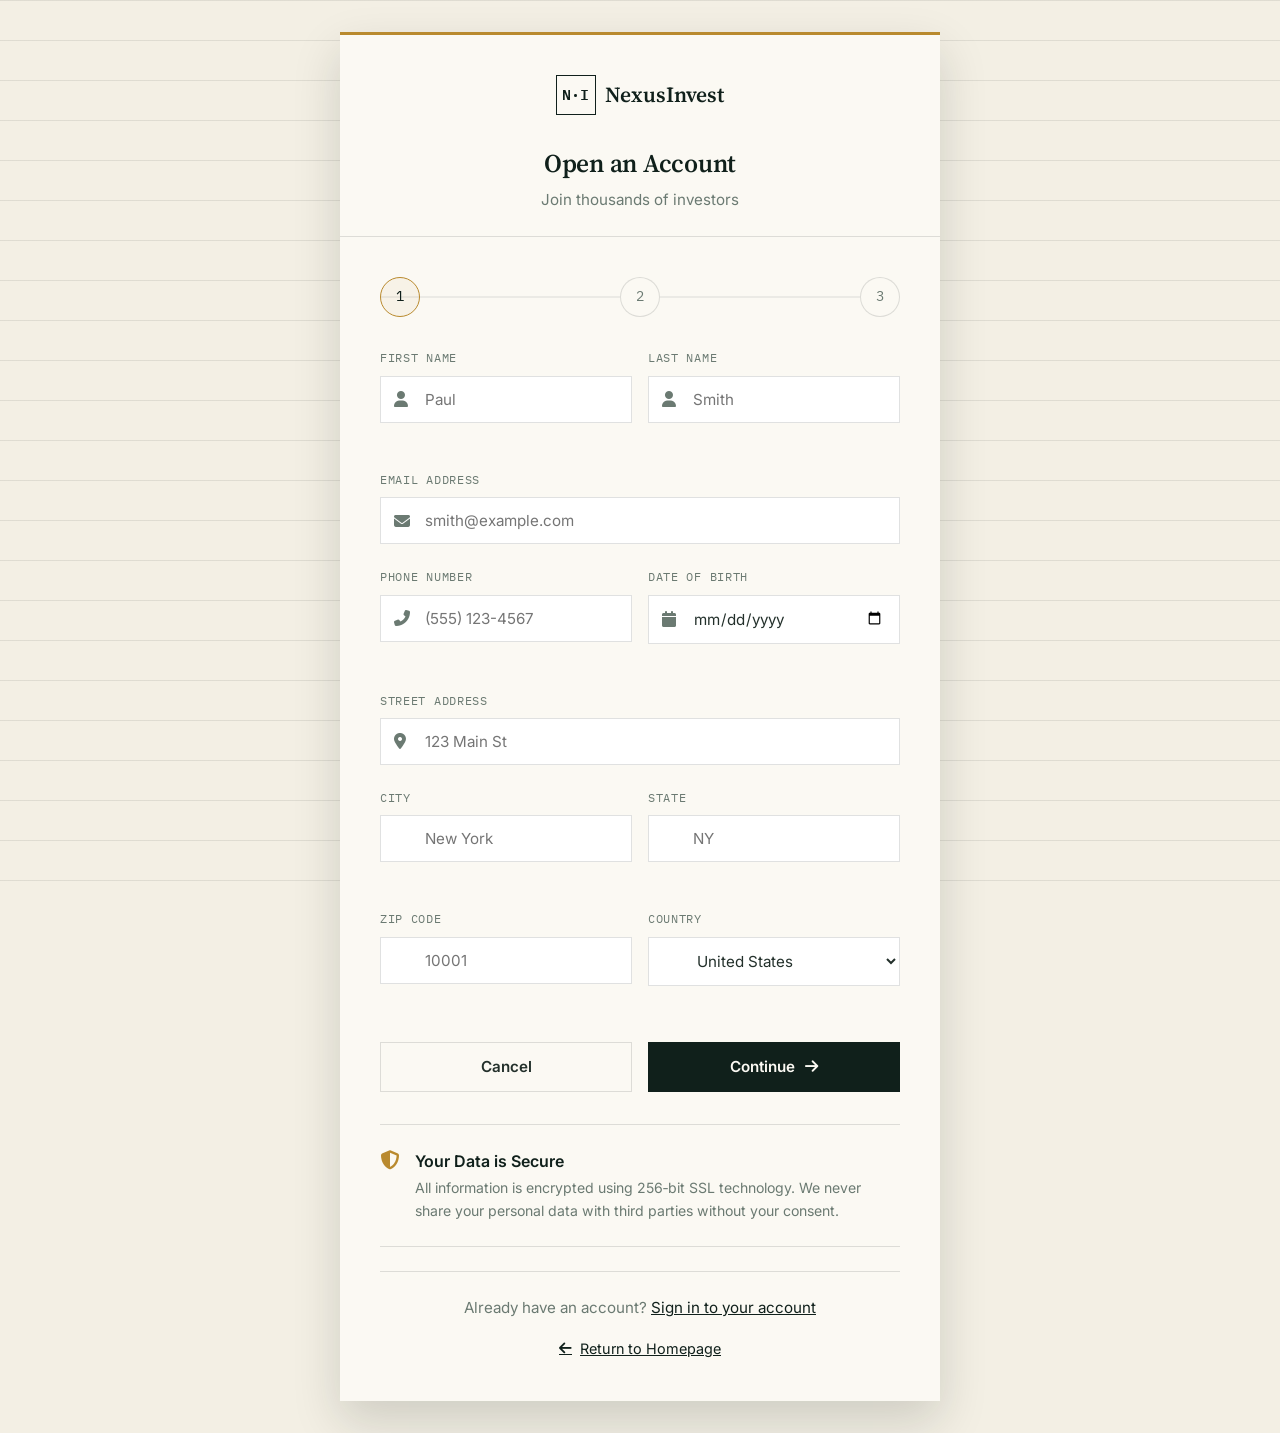
<file: register.html>
<!DOCTYPE html>
<html lang="en">

<head>
    <meta charset="UTF-8">
    <meta name="viewport" content="width=device-width, initial-scale=1.0, maximum-scale=5.0, user-scalable=yes">
    <title>HeritageInvest · Open an Account</title>
    <link rel="preconnect" href="https://fonts.googleapis.com">
    <link rel="preconnect" href="https://fonts.gstatic.com" crossorigin>
    <link
        href="https://fonts.googleapis.com/css2?family=Source+Serif+4:opsz,wght@8..60,400;8..60,500;8..60,600;8..60,700&family=IBM+Plex+Mono:wght@400;500;600&family=Inter:wght@400;500;600;700&display=swap"
        rel="stylesheet">
    <link rel="stylesheet" href="https://cdnjs.cloudflare.com/ajax/libs/font-awesome/6.4.0/css/all.min.css">
    <link rel="icon" type="image/png"
        href="https://a.mktgcdn.com/p/trqY8cbRb9rpmzNBIHFEHxK3n0czpuAaJO27NrH_lzQ/1.0000/676x676.png">
    <style>
        :root {
            --ink: #10201B;
            --ink-soft: #1B2F27;
            --parchment: #F3EFE4;
            --parchment-deep: #EAE3D2;
            --bone: #FBF9F3;
            --brass: #B98A2E;
            --brass-bright: #D7A83F;
            --ledger-green: #2F6B4F;
            --ledger-red: #A24632;
            --charcoal: #23302B;
            --stone: #6B7A72;
            --hair: rgba(35, 48, 43, 0.14);
            --hair-dark: rgba(243, 239, 228, 0.16);
            --shadow-card: 0 1px 2px rgba(16, 32, 27, 0.06), 0 8px 24px rgba(16, 32, 27, 0.06);
            --shadow-lift: 0 20px 45px rgba(16, 32, 27, 0.16);
            --ease: cubic-bezier(0.22, 1, 0.36, 1);
        }

        * {
            margin: 0;
            padding: 0;
            box-sizing: border-box;
        }

        html {
            scroll-behavior: smooth;
        }

        body {
            font-family: 'Inter', sans-serif;
            color: var(--charcoal);
            background: var(--parchment);
            line-height: 1.6;
            min-height: 100vh;
            display: flex;
            align-items: center;
            justify-content: center;
            padding: 2rem;
            position: relative;
            overflow-x: hidden;
        }

        /* Subtle ledger lines background */
        body::before {
            content: '';
            position: fixed;
            inset: 0;
            background-image: linear-gradient(var(--hair) 1px, transparent 1px);
            background-size: 100% 40px;
            opacity: 0.7;
            pointer-events: none;
        }

        h1,
        h2,
        h3,
        h4 {
            font-family: 'Source Serif 4', serif;
            font-weight: 600;
            letter-spacing: -0.01em;
        }

        .mono {
            font-family: 'IBM Plex Mono', monospace;
        }

        a {
            color: inherit;
            text-decoration-thickness: 1px;
        }

        ::selection {
            background: var(--brass);
            color: var(--ink);
        }

        :focus-visible {
            outline: 2px solid var(--brass);
            outline-offset: 2px;
        }

        /* Loader */
        .premium-loader {
            position: fixed;
            inset: 0;
            background: var(--ink);
            z-index: 9999;
            display: flex;
            align-items: center;
            justify-content: center;
            transition: opacity 0.6s var(--ease), visibility 0.6s var(--ease);
        }

        .premium-loader.fade-out {
            opacity: 0;
            visibility: hidden;
        }

        .loader-content {
            text-align: center;
        }

        .loader-logo {
            font-family: 'Source Serif 4', serif;
            font-size: 1.9rem;
            font-weight: 600;
            color: var(--bone);
            margin-bottom: 1.25rem;
        }

        .loader-logo .mark {
            color: var(--brass-bright);
            font-family: 'IBM Plex Mono', monospace;
            font-size: 1.1rem;
            margin-right: 0.6rem;
        }

        .loader-rule {
            width: 160px;
            height: 1px;
            background: var(--hair-dark);
            position: relative;
            margin: 0 auto;
            overflow: hidden;
        }

        .loader-rule::after {
            content: '';
            position: absolute;
            top: 0;
            left: -40%;
            width: 40%;
            height: 100%;
            background: var(--brass-bright);
            animation: loading 1.1s infinite;
        }

        @keyframes loading {
            0% {
                left: -40%;
            }

            100% {
                left: 100%;
            }
        }

        /* Register Container */
        .register-container {
            width: 100%;
            max-width: 600px;
            z-index: 1;
            animation: fadeInUp 0.6s var(--ease);
        }

        @keyframes fadeInUp {
            from {
                opacity: 0;
                transform: translateY(20px);
            }

            to {
                opacity: 1;
                transform: translateY(0);
            }
        }

        /* Statement Card */
        .statement-card {
            background: var(--bone);
            border-top: 3px solid var(--brass);
            box-shadow: var(--shadow-lift);
        }

        .card-header {
            padding: 2.5rem 2.5rem 1.5rem;
            text-align: center;
            border-bottom: 1px solid var(--hair);
        }

        .logo {
            display: inline-flex;
            align-items: center;
            gap: 0.6rem;
            margin-bottom: 1.75rem;
            text-decoration: none;
        }

        .logo-mark {
            width: 40px;
            height: 40px;
            border: 1.5px solid var(--ink);
            display: flex;
            align-items: center;
            justify-content: center;
            font-family: 'IBM Plex Mono', monospace;
            font-size: 0.95rem;
            font-weight: 600;
            color: var(--ink);
        }

        .logo-text {
            font-family: 'Source Serif 4', serif;
            font-size: 1.35rem;
            font-weight: 600;
            color: var(--ink);
        }

        .card-header h1 {
            font-size: 1.6rem;
            font-weight: 600;
            color: var(--ink);
            margin-bottom: 0.25rem;
        }

        .card-header p {
            color: var(--stone);
            font-size: 0.95rem;
        }

        .card-body {
            padding: 2.5rem;
        }

        /* Progress Steps */
        .progress-bar {
            display: flex;
            justify-content: space-between;
            margin-bottom: 2rem;
            position: relative;
        }

        .progress-bar::before {
            content: '';
            position: absolute;
            top: 50%;
            left: 0;
            right: 0;
            height: 1px;
            background: var(--hair);
            transform: translateY(-50%);
            z-index: 0;
        }

        .progress-step {
            width: 40px;
            height: 40px;
            border-radius: 50%;
            background: var(--bone);
            border: 1px solid var(--hair);
            display: flex;
            align-items: center;
            justify-content: center;
            font-family: 'IBM Plex Mono', monospace;
            font-size: 0.85rem;
            color: var(--stone);
            position: relative;
            z-index: 1;
            transition: all 0.2s var(--ease);
        }

        .progress-step.active {
            border-color: var(--brass);
            color: var(--ink);
            background: rgba(185, 138, 46, 0.06);
        }

        .progress-step.completed {
            background: var(--ink);
            border-color: var(--ink);
            color: var(--bone);
        }

        /* Form */
        .form-step {
            display: block;
        }

        .form-step.hidden {
            display: none;
        }

        .form-group {
            margin-bottom: 1.5rem;
        }

        .form-row {
            display: grid;
            grid-template-columns: 1fr 1fr;
            gap: 1rem;
            margin-bottom: 1.5rem;
        }

        @media (max-width: 480px) {
            .form-row {
                grid-template-columns: 1fr;
            }
        }

        .form-label {
            display: block;
            font-family: 'IBM Plex Mono', monospace;
            font-size: 0.72rem;
            text-transform: uppercase;
            letter-spacing: 0.06em;
            color: var(--stone);
            margin-bottom: 0.5rem;
        }

        .input-wrapper {
            position: relative;
            display: flex;
            align-items: center;
        }

        .input-wrapper i {
            position: absolute;
            left: 14px;
            color: var(--stone);
            font-size: 1rem;
            pointer-events: none;
        }

        .form-control {
            width: 100%;
            padding: 13px 15px 13px 44px;
            border: 1px solid var(--hair);
            background: #fff;
            font-family: 'Inter', sans-serif;
            font-size: 0.95rem;
            color: var(--charcoal);
            transition: border-color 0.2s var(--ease);
        }

        .form-control:focus {
            outline: none;
            border-color: var(--brass);
            box-shadow: 0 0 0 3px rgba(185, 138, 46, 0.12);
        }

        .form-control.error {
            border-color: var(--ledger-red);
        }

        .password-wrapper {
            position: relative;
        }

        .password-wrapper .form-control {
            padding-right: 48px;
        }

        .toggle-password {
            position: absolute;
            right: 14px;
            top: 50%;
            transform: translateY(-50%);
            background: none;
            border: none;
            color: var(--stone);
            cursor: pointer;
            transition: color 0.2s var(--ease);
        }

        .toggle-password:hover {
            color: var(--ink);
        }

        /* Password Strength */
        .password-strength {
            margin-top: 0.75rem;
        }

        .strength-bars {
            display: flex;
            gap: 4px;
            margin-bottom: 0.5rem;
        }

        .strength-bar {
            height: 4px;
            flex: 1;
            background: var(--hair);
            transition: background 0.2s var(--ease);
        }

        .strength-bar.weak {
            background: var(--ledger-red);
        }

        .strength-bar.medium {
            background: var(--brass);
        }

        .strength-bar.strong {
            background: var(--ledger-green);
        }

        .strength-text {
            display: flex;
            justify-content: space-between;
            font-size: 0.8rem;
            color: var(--stone);
        }

        .password-requirements {
            background: rgba(185, 138, 46, 0.04);
            padding: 1rem;
            margin-top: 0.5rem;
            border-left: 3px solid var(--brass);
        }

        .requirements-title {
            font-size: 0.8rem;
            font-weight: 600;
            margin-bottom: 0.5rem;
        }

        .requirements-grid {
            display: grid;
            grid-template-columns: repeat(2, 1fr);
            gap: 0.3rem;
        }

        .requirement-item {
            font-size: 0.8rem;
            color: var(--stone);
            display: flex;
            align-items: center;
            gap: 0.4rem;
        }

        .requirement-item.met {
            color: var(--ledger-green);
        }

        .requirement-item i {
            font-size: 0.7rem;
        }

        .checkbox-wrapper {
            display: flex;
            align-items: flex-start;
            gap: 0.75rem;
            cursor: pointer;
        }

        .checkbox-wrapper input[type="checkbox"] {
            width: 18px;
            height: 18px;
            accent-color: var(--brass);
            margin-top: 2px;
        }

        .checkbox-wrapper span {
            font-size: 0.9rem;
            color: var(--charcoal);
        }

        /* Buttons */
        .btn {
            display: inline-flex;
            align-items: center;
            justify-content: center;
            gap: 0.65rem;
            padding: 0.9rem 1.5rem;
            font-family: 'Inter', sans-serif;
            font-weight: 600;
            font-size: 0.95rem;
            cursor: pointer;
            transition: background 0.2s var(--ease), transform 0.2s var(--ease);
            width: 100%;
            border: 1px solid transparent;
        }

        .btn-primary {
            background: var(--ink);
            color: var(--bone);
            border-color: var(--ink);
        }

        .btn-primary:hover:not(:disabled) {
            background: var(--ink-soft);
            transform: translateY(-2px);
        }

        .btn-primary:disabled {
            opacity: 0.65;
            cursor: not-allowed;
            transform: none;
        }

        .btn-outline {
            background: transparent;
            border: 1px solid var(--hair);
            color: var(--charcoal);
        }

        .btn-outline:hover {
            border-color: var(--ink);
            color: var(--ink);
        }

        .loading-spinner {
            display: none;
            width: 20px;
            height: 20px;
            border: 2px solid rgba(251, 249, 243, 0.3);
            border-radius: 50%;
            border-top-color: var(--bone);
            animation: spin 0.8s linear infinite;
        }

        @keyframes spin {
            to {
                transform: rotate(360deg);
            }
        }

        .nav-buttons {
            display: flex;
            gap: 1rem;
            margin-top: 2rem;
        }

        .nav-buttons .btn {
            flex: 1;
        }

        /* Verification */
        .code-inputs {
            display: flex;
            gap: 0.65rem;
            justify-content: center;
            margin: 2rem 0;
        }

        .code-input {
            width: 50px;
            height: 65px;
            border: 1px solid var(--hair);
            background: #fff;
            text-align: center;
            font-family: 'IBM Plex Mono', monospace;
            font-size: 1.8rem;
            font-weight: 600;
            color: var(--ink);
            transition: border-color 0.2s var(--ease);
        }

        .code-input:focus {
            outline: none;
            border-color: var(--brass);
            box-shadow: 0 0 0 3px rgba(185, 138, 46, 0.12);
        }

        .timer {
            text-align: center;
            color: var(--stone);
            font-size: 0.9rem;
            margin: 1rem 0;
        }

        .timer span {
            font-weight: 600;
            color: var(--ink);
        }

        /* Security Notice */
        .security-notice {
            border-top: 1px solid var(--hair);
            border-bottom: 1px solid var(--hair);
            padding: 1.5rem 0;
            margin-top: 2rem;
            display: flex;
            align-items: flex-start;
            gap: 1rem;
        }

        .security-notice i {
            color: var(--brass);
            font-size: 1.2rem;
            flex-shrink: 0;
            margin-top: 0.15rem;
        }

        .security-notice strong {
            font-weight: 600;
            color: var(--ink);
            display: block;
            margin-bottom: 0.2rem;
        }

        .security-notice p {
            color: var(--stone);
            font-size: 0.88rem;
            margin: 0;
        }

        .auth-footer {
            text-align: center;
            padding-top: 1.5rem;
            margin-top: 1.5rem;
            border-top: 1px solid var(--hair);
        }

        .auth-footer p {
            color: var(--stone);
            font-size: 0.95rem;
        }

        .auth-footer a {
            color: var(--ink);
            text-decoration: underline;
        }

        .return-link {
            display: inline-flex;
            align-items: center;
            gap: 0.5rem;
            color: var(--stone);
            font-size: 0.9rem;
            text-decoration: none;
            margin-top: 1rem;
        }

        .return-link:hover {
            color: var(--ink);
        }

        /* Message toasts */
        .message-container {
            position: fixed;
            top: 1rem;
            right: 1rem;
            z-index: 10000;
        }

        .message {
            background: var(--bone);
            padding: 1rem 1.5rem;
            box-shadow: var(--shadow-card);
            border-left: 3px solid var(--brass);
            display: flex;
            align-items: center;
            gap: 0.75rem;
            margin-bottom: 0.5rem;
            animation: slideIn 0.3s var(--ease);
        }

        .message.success {
            border-left-color: var(--ledger-green);
        }

        .message.error {
            border-left-color: var(--ledger-red);
        }

        @keyframes slideIn {
            from {
                transform: translateX(100%);
                opacity: 0;
            }

            to {
                transform: translateX(0);
                opacity: 1;
            }
        }

        .hidden {
            display: none !important;
        }

        @media (max-width: 480px) {

            .card-header,
            .card-body {
                padding: 2rem 1.5rem;
            }

            .progress-bar {
                margin-bottom: 1.5rem;
            }

            .code-input {
                width: 42px;
                height: 55px;
                font-size: 1.5rem;
            }
        }

        .touch-device button,
        .touch-device a {
            min-height: 44px;
        }
    </style>
</head>

<body>
    <!-- Loading Screen -->
    <div class="premium-loader">
        <div class="loader-content">
            <div class="loader-logo"><span class="mark">N·I</span>NexusInvest</div>
            <div class="loader-rule"></div>
        </div>
    </div>

    <!-- Message Container -->
    <div class="message-container" id="messageContainer"></div>

    <!-- Register Container -->
    <div class="register-container">
        <div class="statement-card">
            <div class="card-header">
                <a href="index.html" class="logo">
                    <div class="logo-mark">N·I</div>
                    <span class="logo-text">NexusInvest</span>
                </a>
                <h1>Open an Account</h1>
                <p>Join thousands of investors</p>
            </div>

            <div class="card-body">
                <!-- Progress Steps -->
                <div class="progress-bar">
                    <div class="progress-step active" id="step1-indicator">1</div>
                    <div class="progress-step" id="step2-indicator">2</div>
                    <div class="progress-step" id="step3-indicator">3</div>
                </div>

                <!-- Step 1: Personal Information -->
                <div id="step1" class="form-step">
                    <form id="step1Form">
                        <div class="form-row">
                            <div class="form-group">
                                <label class="form-label" for="firstName">First Name</label>
                                <div class="input-wrapper">
                                    <i class="fas fa-user"></i>
                                    <input type="text" id="firstName" class="form-control" placeholder="Paul" required>
                                </div>
                            </div>
                            <div class="form-group">
                                <label class="form-label" for="lastName">Last Name</label>
                                <div class="input-wrapper">
                                    <i class="fas fa-user"></i>
                                    <input type="text" id="lastName" class="form-control" placeholder="Smith" required>
                                </div>
                            </div>
                        </div>

                        <div class="form-group">
                            <label class="form-label" for="email">Email Address</label>
                            <div class="input-wrapper">
                                <i class="fas fa-envelope"></i>
                                <input type="email" id="email" class="form-control" placeholder="smith@example.com"
                                    required>
                            </div>
                        </div>

                        <div class="form-row">
                            <div class="form-group">
                                <label class="form-label" for="phone">Phone Number</label>
                                <div class="input-wrapper">
                                    <i class="fas fa-phone-alt"></i>
                                    <input type="tel" id="phone" class="form-control" placeholder="(555) 123-4567"
                                        required>
                                </div>
                            </div>
                            <div class="form-group">
                                <label class="form-label" for="dob">Date of Birth</label>
                                <div class="input-wrapper">
                                    <i class="fas fa-calendar"></i>
                                    <input type="date" id="dob" class="form-control" required>
                                </div>
                            </div>
                        </div>

                        <div class="form-group">
                            <label class="form-label" for="address">Street Address</label>
                            <div class="input-wrapper">
                                <i class="fas fa-map-marker-alt"></i>
                                <input type="text" id="address" class="form-control" placeholder="123 Main St" required>
                            </div>
                        </div>

                        <div class="form-row">
                            <div class="form-group">
                                <label class="form-label" for="city">City</label>
                                <input type="text" id="city" class="form-control" placeholder="New York" required>
                            </div>
                            <div class="form-group">
                                <label class="form-label" for="state">State</label>
                                <input type="text" id="state" class="form-control" placeholder="NY" required>
                            </div>
                        </div>

                        <div class="form-row">
                            <div class="form-group">
                                <label class="form-label" for="zip">ZIP Code</label>
                                <input type="text" id="zip" class="form-control" placeholder="10001" required>
                            </div>
                            <div class="form-group">
                                <label class="form-label" for="country">Country</label>
                                <select id="country" class="form-control" required>
                                    <option value="">Select Country</option>
                                    <option value="US" selected>United States</option>
                                    <option value="UK">United Kingdom</option>
                                    <option value="CA">Canada</option>
                                    <option value="AU">Australia</option>
                                </select>
                            </div>
                        </div>

                        <div class="nav-buttons">
                            <button type="button" class="btn btn-outline"
                                onclick="window.location.href='index.html'">Cancel</button>
                            <button type="button" class="btn btn-primary" onclick="goToStep2()">Continue <i
                                    class="fas fa-arrow-right"></i></button>
                        </div>
                    </form>
                </div>

                <!-- Step 2: Security Information -->
                <div id="step2" class="form-step hidden">
                    <form id="step2Form">
                        <div class="form-group">
                            <label class="form-label" for="password">Password</label>
                            <div class="password-wrapper">
                                <i class="fas fa-lock"
                                    style="position: absolute; left:14px; top:50%; transform:translateY(-50%); color:var(--stone);"></i>
                                <input type="password" id="password" class="form-control"
                                    placeholder="Create a secure password" required oninput="checkPasswordStrength()">
                                <button type="button" class="toggle-password" onclick="togglePassword('password')">
                                    <i class="far fa-eye"></i>
                                </button>
                            </div>
                            <div class="password-strength">
                                <div class="strength-bars">
                                    <div class="strength-bar" id="strengthBar1"></div>
                                    <div class="strength-bar" id="strengthBar2"></div>
                                    <div class="strength-bar" id="strengthBar3"></div>
                                    <div class="strength-bar" id="strengthBar4"></div>
                                    <div class="strength-bar" id="strengthBar5"></div>
                                </div>
                                <div class="strength-text">
                                    <span>Password strength</span>
                                    <span id="strengthLabel">Very Weak</span>
                                </div>
                            </div>
                            <div class="password-requirements">
                                <div class="requirements-title">Password must contain:</div>
                                <div class="requirements-grid">
                                    <div class="requirement-item" id="reqLength"><i class="far fa-circle"></i><span>At
                                            least 8 characters</span></div>
                                    <div class="requirement-item" id="reqUppercase"><i
                                            class="far fa-circle"></i><span>Uppercase letter</span></div>
                                    <div class="requirement-item" id="reqLowercase"><i
                                            class="far fa-circle"></i><span>Lowercase letter</span></div>
                                    <div class="requirement-item" id="reqNumber"><i
                                            class="far fa-circle"></i><span>Number</span></div>
                                    <div class="requirement-item" id="reqSpecial"><i
                                            class="far fa-circle"></i><span>Special character</span></div>
                                </div>
                            </div>
                        </div>

                        <div class="form-group">
                            <label class="form-label" for="confirmPassword">Confirm Password</label>
                            <div class="password-wrapper">
                                <i class="fas fa-lock"
                                    style="position: absolute; left:14px; top:50%; transform:translateY(-50%); color:var(--stone);"></i>
                                <input type="password" id="confirmPassword" class="form-control"
                                    placeholder="Confirm your password" required oninput="checkPasswordMatch()">
                                <button type="button" class="toggle-password"
                                    onclick="togglePassword('confirmPassword')">
                                    <i class="far fa-eye"></i>
                                </button>
                            </div>
                            <div id="passwordMatchMessage" style="font-size:0.85rem; margin-top:0.5rem;"></div>
                        </div>

                        <div class="form-group">
                            <label class="checkbox-wrapper">
                                <input type="checkbox" id="terms" required>
                                <span>I agree to the <a href="#"
                                        style="color:var(--ink); text-decoration:underline;">Terms and Conditions</a>
                                    and <a href="#" style="color:var(--ink); text-decoration:underline;">Privacy
                                        Policy</a></span>
                            </label>
                        </div>

                        <div class="nav-buttons">
                            <button type="button" class="btn btn-outline" onclick="goToStep1()"><i
                                    class="fas fa-arrow-left"></i> Back</button>
                            <button type="button" class="btn btn-primary" onclick="submitRegistration()"
                                id="registerBtn">
                                <span>Create Account</span>
                                <div class="loading-spinner" id="registerSpinner"></div>
                            </button>
                        </div>
                    </form>
                </div>

                <!-- Step 3: Verification -->
                <div id="step3" class="form-step hidden">
                    <div class="text-center" style="margin-bottom:2rem;">
                        <div style="font-size:2.5rem; color: var(--brass); margin-bottom:1rem;"><i
                                class="fas fa-envelope-open-text"></i></div>
                        <h2 style="font-size:1.4rem;">Verify Your Email</h2>
                        <p style="color: var(--stone);">We've sent a 6‑digit code to</p>
                        <p style="font-weight:600; color: var(--ink);" id="verificationEmail">john.doe@example.com</p>
                    </div>

                    <div class="code-inputs">
                        <input type="text" class="code-input" id="vCode1" maxlength="1"
                            onkeyup="moveToNext(this, 'vCode2')" onkeydown="handleBackspace(this, event)"
                            oninput="this.value=this.value.replace(/[^0-9]/g,'')">
                        <input type="text" class="code-input" id="vCode2" maxlength="1"
                            onkeyup="moveToNext(this, 'vCode3')" onkeydown="handleBackspace(this, event)"
                            oninput="this.value=this.value.replace(/[^0-9]/g,'')">
                        <input type="text" class="code-input" id="vCode3" maxlength="1"
                            onkeyup="moveToNext(this, 'vCode4')" onkeydown="handleBackspace(this, event)"
                            oninput="this.value=this.value.replace(/[^0-9]/g,'')">
                        <input type="text" class="code-input" id="vCode4" maxlength="1"
                            onkeyup="moveToNext(this, 'vCode5')" onkeydown="handleBackspace(this, event)"
                            oninput="this.value=this.value.replace(/[^0-9]/g,'')">
                        <input type="text" class="code-input" id="vCode5" maxlength="1"
                            onkeyup="moveToNext(this, 'vCode6')" onkeydown="handleBackspace(this, event)"
                            oninput="this.value=this.value.replace(/[^0-9]/g,'')">
                        <input type="text" class="code-input" id="vCode6" maxlength="1"
                            onkeydown="handleBackspace(this, event)"
                            oninput="this.value=this.value.replace(/[^0-9]/g,'')">
                    </div>

                    <div class="timer">Code expires in <span id="timer">02:00</span></div>
                    <div class="text-center" style="margin-bottom:1.5rem;">
                        <a href="#" id="resendCode" style="color: var(--ink); text-decoration:underline;">Resend
                            code</a>
                    </div>

                    <button class="btn btn-primary" onclick="verifyEmail()" id="verifyBtn">Verify & Continue</button>
                    <button class="btn btn-outline" style="margin-top:0.75rem;" onclick="goToStep2()"><i
                            class="fas fa-arrow-left"></i> Back</button>
                </div>

                <!-- Security Notice -->
                <div class="security-notice">
                    <i class="fas fa-shield-alt"></i>
                    <div>
                        <strong>Your Data is Secure</strong>
                        <p>All information is encrypted using 256‑bit SSL technology. We never share your personal data
                            with third parties without your consent.</p>
                    </div>
                </div>

                <div class="auth-footer">
                    <p>Already have an account? <a href="login.html">Sign in to your account</a></p>
                    <a href="index.html" class="return-link"><i class="fas fa-arrow-left"></i> Return to Homepage</a>
                </div>
            </div>
        </div>
    </div>

    <script>
        // ==========================================================================
        // NEXUSBANK REGISTER - FUNCTIONALITY (unchanged, UI reskinned)
        // ==========================================================================

        document.addEventListener('DOMContentLoaded', function () {
            setTimeout(() => document.querySelector('.premium-loader').classList.add('fade-out'), 700);

            // Set default date of birth to 18 years ago
            const today = new Date();
            const eighteenYearsAgo = new Date(today.setFullYear(today.getFullYear() - 18));
            document.getElementById('dob').max = eighteenYearsAgo.toISOString().split('T')[0];

            if (('ontouchstart' in window) || (navigator.maxTouchPoints > 0)) {
                document.body.classList.add('touch-device');
            }
        });

        // Messages
        function showMessage(message, type) {
            const container = document.getElementById('messageContainer');
            const msgDiv = document.createElement('div');
            msgDiv.className = `message ${type}`;
            msgDiv.innerHTML = `<i class="fas ${type === 'success' ? 'fa-check-circle' : type === 'error' ? 'fa-exclamation-circle' : 'fa-info-circle'}"></i><span>${message}</span>`;
            container.appendChild(msgDiv);
            setTimeout(() => {
                msgDiv.style.animation = 'slideOut 0.3s ease';
                setTimeout(() => msgDiv.remove(), 300);
            }, 4500);
        }

        // Step navigation
        function goToStep1() {
            document.getElementById('step1').classList.remove('hidden');
            document.getElementById('step2').classList.add('hidden');
            document.getElementById('step3').classList.add('hidden');
            document.getElementById('step1-indicator').classList.add('active');
            document.getElementById('step2-indicator').classList.remove('active', 'completed');
            document.getElementById('step3-indicator').classList.remove('active', 'completed');
            document.getElementById('step1-indicator').textContent = '1';
        }

        function goToStep2() {
            const fields = ['firstName', 'lastName', 'email', 'phone', 'dob', 'address', 'city', 'state', 'zip', 'country'];
            const empty = fields.some(id => !document.getElementById(id).value);
            if (empty || !document.getElementById('email').value.includes('@')) {
                showMessage('Please fill in all fields correctly', 'error');
                return;
            }
            document.getElementById('verificationEmail').textContent = document.getElementById('email').value;

            document.getElementById('step1').classList.add('hidden');
            document.getElementById('step2').classList.remove('hidden');
            document.getElementById('step3').classList.add('hidden');
            document.getElementById('step1-indicator').classList.add('completed');
            document.getElementById('step1-indicator').innerHTML = '<i class="fas fa-check"></i>';
            document.getElementById('step2-indicator').classList.add('active');
        }

        function togglePassword(fieldId) {
            const field = document.getElementById(fieldId);
            field.type = field.type === 'password' ? 'text' : 'password';
            event.currentTarget.querySelector('i').classList.toggle('fa-eye-slash');
        }

        function checkPasswordStrength() {
            const p = document.getElementById('password').value;
            const hasLength = p.length >= 8;
            const hasUpper = /[A-Z]/.test(p);
            const hasLower = /[a-z]/.test(p);
            const hasNumber = /[0-9]/.test(p);
            const hasSpecial = /[!@#$%^&*(),.?":{}|<>]/.test(p);

            updateReq('reqLength', hasLength);
            updateReq('reqUppercase', hasUpper);
            updateReq('reqLowercase', hasLower);
            updateReq('reqNumber', hasNumber);
            updateReq('reqSpecial', hasSpecial);

            const strength = [hasLength, hasUpper, hasLower, hasNumber, hasSpecial].filter(Boolean).length;
            const bars = document.querySelectorAll('.strength-bar');
            bars.forEach((b, i) => {
                b.className = 'strength-bar';
                if (i < strength) {
                    if (strength <= 2) b.classList.add('weak');
                    else if (strength <= 4) b.classList.add('medium');
                    else b.classList.add('strong');
                }
            });
            const labels = ['Very Weak', 'Weak', 'Fair', 'Good', 'Strong'];
            document.getElementById('strengthLabel').textContent = labels[strength - 1] || 'Very Weak';
        }

        function updateReq(id, met) {
            const el = document.getElementById(id);
            const icon = el.querySelector('i');
            el.classList.toggle('met', met);
            icon.className = met ? 'fas fa-check-circle' : 'far fa-circle';
        }

        function checkPasswordMatch() {
            const pw = document.getElementById('password').value;
            const confirm = document.getElementById('confirmPassword').value;
            const msg = document.getElementById('passwordMatchMessage');
            if (!confirm) { msg.innerHTML = ''; return; }
            msg.innerHTML = pw === confirm
                ? '<i class="fas fa-check-circle" style="color:var(--ledger-green);"></i> Passwords match'
                : '<i class="fas fa-exclamation-circle" style="color:var(--ledger-red);"></i> Passwords do not match';
        }

        function submitRegistration() {
            const pw = document.getElementById('password').value;
            const confirm = document.getElementById('confirmPassword').value;
            const terms = document.getElementById('terms').checked;
            if (!pw || !confirm || pw !== confirm || pw.length < 8) {
                showMessage('Please ensure passwords match and meet requirements', 'error');
                return;
            }
            if (!terms) {
                showMessage('You must agree to the Terms and Conditions', 'error');
                return;
            }

            const btn = document.getElementById('registerBtn');
            const text = btn.querySelector('span');
            const spinner = document.getElementById('registerSpinner');
            btn.disabled = true; text.style.opacity = '0.7'; spinner.style.display = 'block';

            setTimeout(() => {
                btn.disabled = false; text.style.opacity = '1'; spinner.style.display = 'none';
                document.getElementById('step2').classList.add('hidden');
                document.getElementById('step3').classList.remove('hidden');
                document.getElementById('step2-indicator').classList.add('completed');
                document.getElementById('step2-indicator').innerHTML = '<i class="fas fa-check"></i>';
                document.getElementById('step3-indicator').classList.add('active');
                startVerificationTimer();
                document.getElementById('vCode1').focus();
                showMessage('Registration successful! Please verify your email.', 'success');
            }, 1500);
        }

        let timerInterval, timeLeft = 120;
        function startVerificationTimer() {
            clearInterval(timerInterval);
            timeLeft = 120;
            updateTimer();
            timerInterval = setInterval(() => {
                timeLeft--;
                updateTimer();
                if (timeLeft <= 0) {
                    clearInterval(timerInterval);
                    document.getElementById('timer').textContent = 'Expired';
                    showMessage('Verification code expired. Request a new one.', 'error');
                }
            }, 1000);
        }
        function updateTimer() {
            const m = Math.floor(timeLeft / 60), s = timeLeft % 60;
            document.getElementById('timer').textContent = `${m.toString().padStart(2, '0')}:${s.toString().padStart(2, '0')}`;
        }

        function moveToNext(current, nextId) {
            if (current.value.length === 1) document.getElementById(nextId)?.focus();
        }
        function handleBackspace(current, e) {
            if (e.key === 'Backspace' && current.value.length === 0) {
                const prev = current.previousElementSibling;
                if (prev) prev.focus();
            }
        }

        function verifyEmail() {
            let code = '';
            for (let i = 1; i <= 6; i++) code += document.getElementById(`vCode${i}`).value;
            if (code.length < 6) {
                showMessage('Enter the complete 6‑digit code', 'error');
                return;
            }
            clearInterval(timerInterval);
            showMessage('Email verified! Redirecting to login...', 'success');
            setTimeout(() => window.location.href = 'login.html', 1500);
        }

        document.getElementById('resendCode')?.addEventListener('click', (e) => {
            e.preventDefault();
            startVerificationTimer();
            for (let i = 1; i <= 6; i++) document.getElementById(`vCode${i}`).value = '';
            document.getElementById('vCode1').focus();
            showMessage('New code sent!', 'success');
        });
    </script>
</body>

</html>
</file>
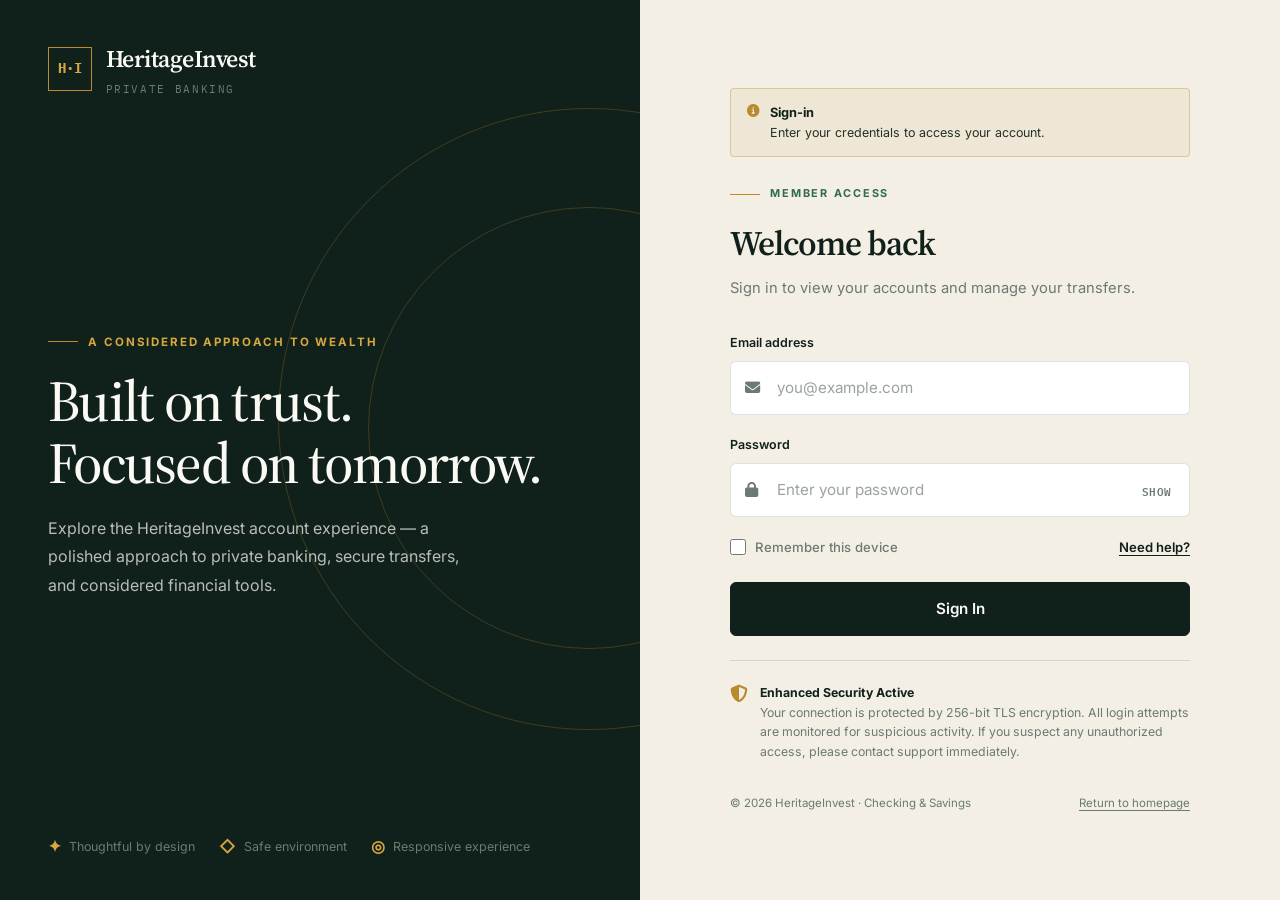
<file: savings.html>
<!DOCTYPE html>
<html lang="en">

<head>
    <meta charset="UTF-8">
    <meta name="viewport"
        content="width=device-width, initial-scale=1.0, maximum-scale=5.0, user-scalable=yes, viewport-fit=cover">
    <title>Savings Account · HeritageInvest</title>
    <link rel="preconnect" href="https://fonts.googleapis.com">
    <link rel="preconnect" href="https://fonts.gstatic.com" crossorigin>
    <link
        href="https://fonts.googleapis.com/css2?family=Source+Serif+4:opsz,wght@8..60,400;8..60,500;8..60,600;8..60,700&family=IBM+Plex+Mono:wght@400;500;600&family=Inter:wght@400;500;600;700&display=swap"
        rel="stylesheet">
    <link rel="stylesheet" href="https://cdnjs.cloudflare.com/ajax/libs/font-awesome/6.4.0/css/all.min.css">
    <link rel="icon" type="image/png"
        href="https://a.mktgcdn.com/p/trqY8cbRb9rpmzNBIHFEHxK3n0czpuAaJO27NrH_lzQ/1.0000/676x676.png">
    <style>
        :root {
            --ink: #10201B;
            --ink-soft: #1B2F27;
            --parchment: #F3EFE4;
            --parchment-deep: #EAE3D2;
            --bone: #FBF9F3;
            --brass: #B98A2E;
            --brass-bright: #D7A83F;
            --ledger-green: #2F6B4F;
            --ledger-red: #A24632;
            --charcoal: #23302B;
            --stone: #6B7A72;
            --hair: rgba(35, 48, 43, 0.14);
            --hair-dark: rgba(243, 239, 228, 0.16);
            --shadow-card: 0 1px 2px rgba(16, 32, 27, 0.06), 0 8px 24px rgba(16, 32, 27, 0.06);
            --shadow-lift: 0 20px 45px rgba(16, 32, 27, 0.16);
            --ease: cubic-bezier(0.22, 1, 0.36, 1);
        }

        * {
            margin: 0;
            padding: 0;
            box-sizing: border-box;
        }

        html {
            scroll-behavior: smooth;
        }

        body {
            font-family: 'Inter', sans-serif;
            color: var(--charcoal);
            background: var(--parchment);
            line-height: 1.6;
            overflow-x: hidden;
            min-height: 100vh;
            -webkit-tap-highlight-color: transparent;
            -webkit-font-smoothing: antialiased;
        }

        h1,
        h2,
        h3,
        h4 {
            font-family: 'Source Serif 4', serif;
            font-weight: 600;
            letter-spacing: -0.01em;
        }

        .mono {
            font-family: 'IBM Plex Mono', monospace;
        }

        a {
            color: inherit;
            text-decoration: none;
        }

        ::selection {
            background: var(--brass);
            color: var(--ink);
        }

        :focus-visible {
            outline: 2px solid var(--brass);
            outline-offset: 2px;
        }

        /* Loader */
        .premium-loader {
            position: fixed;
            inset: 0;
            background: var(--ink);
            z-index: 9999;
            display: flex;
            align-items: center;
            justify-content: center;
            transition: opacity 0.6s var(--ease), visibility 0.6s var(--ease);
            pointer-events: all;
        }

        .premium-loader.fade-out {
            opacity: 0;
            visibility: hidden;
            pointer-events: none;
        }

        .loader-content {
            text-align: center;
        }

        .loader-logo {
            font-family: 'Source Serif 4', serif;
            font-size: 1.9rem;
            font-weight: 600;
            color: var(--bone);
            margin-bottom: 1.25rem;
        }

        .loader-logo .mark {
            color: var(--brass-bright);
            font-family: 'IBM Plex Mono', monospace;
            font-size: 1.1rem;
            margin-right: 0.6rem;
        }

        .loader-rule {
            width: 160px;
            height: 1px;
            background: var(--hair-dark);
            position: relative;
            margin: 0 auto;
            overflow: hidden;
        }

        .loader-rule::after {
            content: '';
            position: absolute;
            top: 0;
            left: -40%;
            width: 40%;
            height: 100%;
            background: var(--brass-bright);
            animation: loading 1.1s infinite;
        }

        @keyframes loading {
            0% {
                left: -40%;
            }

            100% {
                left: 100%;
            }
        }

        /* Layout */
        .dashboard-premium {
            display: flex;
            min-height: 100vh;
            position: relative;
        }

        .sidebar-premium {
            background: var(--ink);
            color: var(--bone);
            width: 280px;
            flex-shrink: 0;
            display: flex;
            flex-direction: column;
            border-right: 1px solid var(--hair-dark);
            transition: left 0.35s var(--ease);
            z-index: 1000;
        }

        .sidebar-brand {
            padding: 2rem 1.5rem 1.5rem;
            border-bottom: 1px solid var(--hair-dark);
            display: flex;
            align-items: center;
            gap: 0.6rem;
        }

        .brand-logo .mark {
            width: 38px;
            height: 38px;
            border: 1.5px solid var(--brass);
            display: flex;
            align-items: center;
            justify-content: center;
            font-family: 'IBM Plex Mono', monospace;
            font-size: 0.95rem;
            font-weight: 600;
            color: var(--brass);
        }

        .brand-logo span {
            font-family: 'Source Serif 4', serif;
            font-size: 1.35rem;
            font-weight: 600;
            color: var(--bone);
            margin-left: 0.6rem;
        }

        .brand-tag {
            font-family: 'IBM Plex Mono', monospace;
            font-size: 0.7rem;
            color: var(--stone);
            margin-top: 0.3rem;
        }

        .sidebar-nav-premium {
            flex: 1;
            padding: 1.5rem 0;
            overflow-y: auto;
            -webkit-overflow-scrolling: touch;
        }

        .nav-section {
            margin-bottom: 1.5rem;
        }

        .nav-section-title {
            font-family: 'IBM Plex Mono', monospace;
            font-size: 0.7rem;
            text-transform: uppercase;
            letter-spacing: 0.06em;
            color: var(--brass);
            padding: 0 1.5rem;
            margin-bottom: 0.5rem;
        }

        .nav-section ul {
            list-style: none;
        }

        .nav-section li a {
            display: flex;
            align-items: center;
            gap: 0.75rem;
            padding: 0.8rem 1.5rem;
            color: rgba(251, 249, 243, 0.7);
            font-weight: 500;
            font-size: 0.9rem;
            transition: background 0.2s var(--ease), color 0.2s var(--ease);
            -webkit-tap-highlight-color: rgba(185, 138, 46, 0.15);
            cursor: pointer;
        }

        .nav-section li a:hover,
        .nav-section li.active a {
            background: var(--ink-soft);
            color: var(--bone);
        }

        .nav-section li a i {
            width: 20px;
            text-align: center;
            font-size: 0.95rem;
        }

        .nav-badge {
            background: var(--brass);
            color: var(--ink);
            font-family: 'IBM Plex Mono', monospace;
            font-size: 0.65rem;
            padding: 0.15rem 0.5rem;
            border-radius: 20px;
            margin-left: auto;
        }

        .nav-amount {
            font-family: 'IBM Plex Mono', monospace;
            font-size: 0.8rem;
            color: var(--stone);
            margin-left: auto;
        }

        .sidebar-footer-premium {
            padding: 1.5rem;
            border-top: 1px solid var(--hair-dark);
            display: flex;
            align-items: center;
            gap: 0.75rem;
        }

        .user-avatar img {
            width: 38px;
            height: 38px;
            border-radius: 50%;
            object-fit: cover;
        }

        .user-details .user-name {
            font-weight: 600;
            font-size: 0.9rem;
        }

        .user-details .user-role {
            color: var(--stone);
            font-size: 0.75rem;
        }

        .user-actions {
            display: flex;
            gap: 0.5rem;
            margin-left: auto;
        }

        .icon-btn {
            background: none;
            border: 1px solid var(--hair-dark);
            color: var(--bone);
            width: 34px;
            height: 34px;
            display: flex;
            align-items: center;
            justify-content: center;
            cursor: pointer;
            transition: border-color 0.2s var(--ease), color 0.2s var(--ease);
            -webkit-tap-highlight-color: rgba(185, 138, 46, 0.2);
        }

        .icon-btn:hover {
            border-color: var(--brass);
            color: var(--brass);
        }

        /* Overlay */
        .sidebar-overlay {
            display: none;
            position: fixed;
            inset: 0;
            background: rgba(0, 0, 0, 0.5);
            z-index: 999;
            opacity: 0;
            transition: opacity 0.35s var(--ease);
            pointer-events: none;
            -webkit-tap-highlight-color: transparent;
        }

        .sidebar-overlay.active {
            display: block;
            opacity: 1;
            pointer-events: all;
        }

        /* Menu Toggle Button */
        .menu-toggle {
            display: none;
            background: var(--bone);
            border: 1.5px solid var(--hair);
            color: var(--ink);
            width: 44px;
            height: 44px;
            align-items: center;
            justify-content: center;
            font-size: 1.3rem;
            cursor: pointer;
            border-radius: 8px;
            flex-shrink: 0;
            transition: background 0.2s var(--ease), border-color 0.2s var(--ease), transform 0.15s var(--ease);
            -webkit-tap-highlight-color: rgba(16, 32, 27, 0.08);
            touch-action: manipulation;
            user-select: none;
            -webkit-user-select: none;
            position: relative;
            z-index: 10;
        }

        .menu-toggle:active {
            background: var(--parchment-deep);
            border-color: var(--ink);
            transform: scale(0.95);
        }

        .menu-toggle:hover {
            border-color: var(--ink);
            background: var(--parchment);
        }

        .main-content-premium {
            flex: 1;
            background: var(--parchment);
            padding: 1.5rem 2rem 2rem;
            overflow-y: auto;
            min-height: 100vh;
            -webkit-overflow-scrolling: touch;
        }

        .top-nav-premium {
            display: flex;
            align-items: center;
            justify-content: space-between;
            padding: 1rem 0;
            border-bottom: 1px solid var(--hair);
            margin-bottom: 2rem;
            flex-wrap: wrap;
            gap: 1rem;
        }

        .nav-left {
            display: flex;
            align-items: center;
            gap: 1rem;
        }

        .page-title h1 {
            font-size: 1.8rem;
            font-weight: 600;
            color: var(--ink);
        }

        .page-title p {
            color: var(--stone);
            font-size: 0.95rem;
        }

        .nav-right {
            display: flex;
            align-items: center;
            gap: 1rem;
            flex-wrap: wrap;
        }

        .search-bar {
            display: flex;
            align-items: center;
            background: var(--bone);
            border: 1px solid var(--hair);
            padding: 0.5rem 1rem;
            border-radius: 8px;
            gap: 0.5rem;
            min-width: 200px;
        }

        .search-bar i {
            color: var(--stone);
            font-size: 0.9rem;
        }

        .search-bar input {
            border: none;
            background: transparent;
            font-family: 'Inter', sans-serif;
            font-size: 0.9rem;
            outline: none;
            color: var(--charcoal);
            width: 100%;
        }

        .notification-btn,
        .support-btn {
            background: var(--bone);
            border: 1px solid var(--hair);
            width: 42px;
            height: 42px;
            display: flex;
            align-items: center;
            justify-content: center;
            position: relative;
            cursor: pointer;
            transition: border-color 0.2s var(--ease);
            border-radius: 8px;
            -webkit-tap-highlight-color: rgba(16, 32, 27, 0.08);
        }

        .notification-btn:hover,
        .support-btn:hover {
            border-color: var(--ink);
        }

        .notification-dot {
            position: absolute;
            top: 8px;
            right: 8px;
            width: 8px;
            height: 8px;
            background: var(--ledger-red);
            border-radius: 50%;
        }

        .support-btn {
            gap: 0.4rem;
            width: auto;
            padding: 0 1rem;
            font-weight: 500;
            font-size: 0.9rem;
        }

        .support-btn i {
            font-size: 1rem;
        }

        /* Hero */
        .account-hero {
            background: var(--bone);
            border: 1px solid var(--hair);
            padding: 2rem;
            display: flex;
            justify-content: space-between;
            align-items: flex-start;
            margin-bottom: 2rem;
            flex-wrap: wrap;
            gap: 1.5rem;
            border-radius: 4px;
        }

        .account-hero.savings {
            border-top: 3px solid var(--brass);
        }

        .account-hero-content {
            flex: 1;
            min-width: 250px;
        }

        .account-badge {
            display: inline-block;
            background: var(--parchment-deep);
            color: var(--ink);
            font-size: 0.75rem;
            font-weight: 600;
            padding: 0.3rem 0.8rem;
            margin-bottom: 0.8rem;
            border-radius: 4px;
        }

        .account-type {
            display: flex;
            align-items: center;
            gap: 0.5rem;
            font-size: 1.1rem;
            font-weight: 600;
            margin-bottom: 1rem;
            color: var(--charcoal);
        }

        .account-type i {
            color: var(--brass);
        }

        .account-balance-large {
            display: flex;
            align-items: baseline;
            gap: 0.3rem;
            margin-bottom: 0.5rem;
        }

        .account-balance-large .currency {
            font-size: 1.8rem;
            color: var(--ink);
        }

        .account-balance-large .amount {
            font-family: 'IBM Plex Mono', monospace;
            font-size: 2.5rem;
            font-weight: 600;
            color: var(--ink);
        }

        .interest-rate {
            display: flex;
            align-items: center;
            gap: 0.5rem;
            color: var(--ledger-green);
            font-weight: 600;
            font-size: 1rem;
            margin-top: 0.5rem;
        }

        .account-hero-actions {
            display: flex;
            gap: 0.75rem;
            flex-wrap: wrap;
        }

        .action-btn-large {
            padding: 0.7rem 1.3rem;
            background: var(--ink);
            color: var(--bone);
            border: 1px solid var(--ink);
            font-weight: 600;
            cursor: pointer;
            display: flex;
            align-items: center;
            gap: 0.5rem;
            transition: background 0.2s var(--ease);
            white-space: nowrap;
            border-radius: 4px;
            -webkit-tap-highlight-color: rgba(185, 138, 46, 0.2);
        }

        .action-btn-large.primary {
            background: var(--brass);
            color: var(--ink);
            border-color: var(--brass);
        }

        .action-btn-large.primary:hover {
            background: var(--brass-bright);
        }

        .action-btn-large:hover {
            background: var(--ink-soft);
        }

        /* Stats */
        .savings-stats {
            display: flex;
            gap: 1rem;
            margin-bottom: 2rem;
            flex-wrap: wrap;
        }

        .stat-card {
            background: var(--bone);
            border: 1px solid var(--hair);
            padding: 1.5rem;
            flex: 1;
            min-width: 200px;
            display: flex;
            align-items: center;
            gap: 1rem;
            border-radius: 4px;
        }

        .stat-card.highlight {
            border-left: 3px solid var(--brass);
        }

        .stat-icon {
            width: 48px;
            height: 48px;
            border-radius: 50%;
            background: var(--parchment);
            display: flex;
            align-items: center;
            justify-content: center;
            color: var(--brass);
            font-size: 1.2rem;
        }

        .stat-details {
            display: flex;
            flex-direction: column;
        }

        .stat-label {
            font-size: 0.8rem;
            color: var(--stone);
            margin-bottom: 0.3rem;
        }

        .stat-value {
            font-family: 'IBM Plex Mono', monospace;
            font-weight: 600;
            font-size: 1.2rem;
        }

        .stat-value.positive {
            color: var(--ledger-green);
        }

        /* Goals */
        .savings-goals {
            margin-bottom: 2rem;
        }

        .section-header {
            display: flex;
            justify-content: space-between;
            align-items: center;
            margin-bottom: 1.5rem;
            flex-wrap: wrap;
            gap: 1rem;
        }

        .section-header h2 {
            font-size: 1.5rem;
            color: var(--ink);
        }

        .btn-outline-small {
            padding: 0.5rem 1rem;
            background: var(--bone);
            border: 1px solid var(--hair);
            font-weight: 500;
            font-size: 0.85rem;
            cursor: pointer;
            display: flex;
            align-items: center;
            gap: 0.4rem;
            transition: border-color 0.2s var(--ease);
            color: var(--charcoal);
            border-radius: 6px;
            -webkit-tap-highlight-color: rgba(16, 32, 27, 0.08);
        }

        .btn-outline-small:hover {
            border-color: var(--ink);
        }

        .goals-grid {
            display: grid;
            grid-template-columns: repeat(auto-fit, minmax(260px, 1fr));
            gap: 1.5rem;
        }

        .goal-card {
            background: var(--bone);
            border: 1px solid var(--hair);
            padding: 1.5rem;
            transition: box-shadow 0.2s var(--ease);
            border-radius: 4px;
        }

        .goal-card:hover {
            box-shadow: var(--shadow-lift);
        }

        .goal-header {
            display: flex;
            justify-content: space-between;
            align-items: center;
            margin-bottom: 1rem;
        }

        .goal-header h3 {
            font-size: 1.1rem;
        }

        .goal-category {
            font-size: 0.7rem;
            background: var(--parchment-deep);
            padding: 0.2rem 0.6rem;
            border-radius: 4px;
        }

        .goal-progress {
            display: flex;
            align-items: center;
            gap: 1.5rem;
            margin-bottom: 1rem;
        }

        .progress-circle {
            position: relative;
            width: 80px;
            height: 80px;
            flex-shrink: 0;
        }

        .progress-circle svg {
            width: 80px;
            height: 80px;
            transform: rotate(-90deg);
        }

        .progress-circle .bg {
            fill: none;
            stroke: var(--parchment-deep);
            stroke-width: 8;
        }

        .progress-circle .progress {
            fill: none;
            stroke: var(--brass);
            stroke-width: 8;
            stroke-linecap: round;
        }

        .progress-text {
            position: absolute;
            top: 50%;
            left: 50%;
            transform: translate(-50%, -50%);
            font-weight: 700;
            font-size: 1rem;
            color: var(--ink);
        }

        .goal-details {
            text-align: center;
        }

        .goal-current {
            font-family: 'IBM Plex Mono', monospace;
            font-weight: 600;
            font-size: 1.2rem;
            color: var(--ink);
        }

        .goal-target {
            font-size: 0.85rem;
            color: var(--stone);
        }

        .goal-footer {
            display: flex;
            justify-content: space-between;
            align-items: center;
            margin-top: 1rem;
            padding-top: 1rem;
            border-top: 1px solid var(--hair);
        }

        .goal-date {
            font-size: 0.85rem;
            color: var(--stone);
        }

        .goal-action {
            background: none;
            border: 1px solid var(--hair);
            width: 34px;
            height: 34px;
            display: flex;
            align-items: center;
            justify-content: center;
            cursor: pointer;
            color: var(--ink);
            transition: border-color 0.2s var(--ease);
            border-radius: 4px;
        }

        .goal-action:hover {
            border-color: var(--brass);
        }

        /* Interest Calculator */
        .interest-calculator {
            background: var(--bone);
            border: 1px solid var(--hair);
            padding: 2rem;
            margin-bottom: 2rem;
            border-radius: 4px;
        }

        .interest-calculator h3 {
            font-size: 1.3rem;
            margin-bottom: 1.5rem;
            color: var(--ink);
        }

        .calculator-grid {
            display: flex;
            gap: 2rem;
            flex-wrap: wrap;
        }

        .calculator-inputs {
            flex: 1;
            min-width: 250px;
            display: flex;
            flex-direction: column;
            gap: 1rem;
        }

        .input-group label {
            display: block;
            font-family: 'IBM Plex Mono', monospace;
            font-size: 0.7rem;
            text-transform: uppercase;
            color: var(--stone);
            margin-bottom: 0.3rem;
        }

        .input-wrapper {
            display: flex;
            align-items: center;
            border: 1px solid var(--hair);
            background: #fff;
            border-radius: 4px;
        }

        .input-wrapper .currency {
            padding: 0.7rem 0.5rem 0.7rem 0.9rem;
            font-weight: 600;
            color: var(--stone);
        }

        .input-wrapper input {
            border: none;
            padding: 0.7rem;
            flex: 1;
            font-family: 'Inter', sans-serif;
            font-size: 0.95rem;
            outline: none;
            border-radius: 0 4px 4px 0;
        }

        .calculator-results {
            flex: 1;
            min-width: 250px;
            display: flex;
            flex-direction: column;
            gap: 1rem;
        }

        .result-item {
            display: flex;
            justify-content: space-between;
            align-items: baseline;
            padding: 0.8rem 0;
            border-bottom: 1px solid var(--hair);
        }

        .result-item .result-value {
            font-family: 'IBM Plex Mono', monospace;
            font-weight: 600;
            font-size: 1.1rem;
        }

        .result-value.positive {
            color: var(--ledger-green);
        }

        /* Recent Activity */
        .account-transactions {
            background: var(--bone);
            border: 1px solid var(--hair);
            padding: 1.5rem;
            border-radius: 4px;
        }

        .transactions-list-compact {
            margin-top: 1rem;
        }

        .transaction-row {
            display: flex;
            align-items: center;
            justify-content: space-between;
            padding: 0.8rem 0;
            border-bottom: 1px solid var(--hair);
            gap: 1rem;
            flex-wrap: wrap;
        }

        .transaction-row:last-child {
            border-bottom: none;
        }

        .transaction-icon {
            width: 40px;
            height: 40px;
            border-radius: 50%;
            background: var(--parchment);
            display: flex;
            align-items: center;
            justify-content: center;
            font-size: 0.9rem;
            color: var(--ink);
        }

        .transaction-info {
            flex: 1;
            min-width: 180px;
        }

        .transaction-title {
            font-weight: 600;
            font-size: 0.95rem;
        }

        .transaction-date {
            font-size: 0.8rem;
            color: var(--stone);
        }

        .transaction-amount {
            font-family: 'IBM Plex Mono', monospace;
            font-weight: 600;
            font-size: 1rem;
        }

        .transaction-amount.positive {
            color: var(--ledger-green);
        }

        .transaction-amount.negative {
            color: var(--ledger-red);
        }

        /* Responsive */
        @media (max-width:1024px) {
            .sidebar-premium {
                position: fixed;
                left: -290px;
                top: 0;
                bottom: 0;
                height: 100vh;
                height: 100dvh;
                width: 280px;
                box-shadow: 4px 0 30px rgba(0, 0, 0, 0.3);
            }

            .sidebar-premium.active {
                left: 0;
            }

            .sidebar-overlay {
                display: block;
            }

            .menu-toggle {
                display: flex;
            }

            .main-content-premium {
                margin-left: 0;
                padding: 1rem;
                width: 100%;
            }

            .top-nav-premium {
                flex-direction: column;
                align-items: flex-start;
            }

            .nav-left {
                width: 100%;
            }

            .nav-right {
                width: 100%;
                justify-content: space-between;
            }

            .account-hero {
                flex-direction: column;
            }

            .account-hero-actions {
                width: 100%;
            }

            .action-btn-large {
                flex: 1;
                justify-content: center;
            }

            .savings-stats {
                flex-direction: column;
            }

            .goals-grid {
                grid-template-columns: 1fr;
            }

            .calculator-grid {
                flex-direction: column;
            }
        }

        @media (max-width:480px) {
            .account-balance-large .amount {
                font-size: 2rem;
            }

            .progress-circle {
                width: 60px;
                height: 60px;
            }

            .progress-circle svg {
                width: 60px;
                height: 60px;
            }

            .progress-text {
                font-size: 0.85rem;
            }

            .main-content-premium {
                padding: 0.75rem;
            }

            .page-title h1 {
                font-size: 1.4rem;
            }

            .search-bar {
                min-width: 120px;
            }
        }
    </style>
</head>

<body>
    <!-- Loader -->
    <div class="premium-loader" id="premiumLoader">
        <div class="loader-content">
            <div class="loader-logo"><span class="mark">H·I</span>HeritageInvest</div>
            <div class="loader-rule"></div>
        </div>
    </div>

    <div class="dashboard-premium">
        <!-- Sidebar -->
        <aside class="sidebar-premium" id="sidebarPremium">
            <div class="sidebar-brand">
                <div class="brand-logo">
                    <span class="mark">H·I</span>
                    <span>HeritageInvest</span>
                </div>
                <div class="brand-tag">Private Banking</div>
            </div>
            <nav class="sidebar-nav-premium">
                <div class="nav-section">
                    <div class="nav-section-title">MAIN</div>
                    <ul>
                        <li><a href="dashboard.html"><i class="fas fa-chart-pie"></i><span>Dashboard</span></a></li>
                        <li><a href="transactions.html"><i
                                    class="fas fa-arrow-right-arrow-left"></i><span>Transactions</span></a></li>
                        <li><a href="transfer.html"><i class="fas fa-paper-plane"></i><span>Transfers</span></a></li>
                        <li><a href="statements.html"><i class="fas fa-file-invoice"></i><span>Statements</span></a>
                        </li>
                    </ul>
                </div>
                <div class="nav-section">
                    <div class="nav-section-title">ACCOUNTS</div>
                    <ul>
                        <li><a href="checking.html"><i class="fas fa-wallet"></i><span>Checking</span><span
                                    class="nav-amount" data-balance="checking">$0</span></a></li>
                        <li class="active"><a href="savings.html"><i
                                    class="fas fa-piggy-bank"></i><span>Savings</span><span class="nav-amount"
                                    data-balance="savings">$0</span></a></li>
                        <li><a href="investments.html"><i class="fas fa-chart-line"></i><span>Investments</span><span
                                    class="nav-amount" data-balance="investments">$0</span></a></li>
                    </ul>
                </div>
                <div class="nav-section">
                    <div class="nav-section-title">SERVICES</div>
                    <ul>
                        <li><a href="cards.html"><i class="fas fa-credit-card"></i><span>Cards</span></a></li>
                        <li><a href="paybills.html"><i class="fas fa-file-invoice-dollar"></i><span>Pay Bills</span></a>
                        </li>
                        <li><a href="settings.html"><i class="fas fa-gear"></i><span>Settings</span></a></li>
                    </ul>
                </div>
            </nav>
            <div class="sidebar-footer-premium">
                <div class="user-avatar"><img src="https://pbs.twimg.com/media/HVr9a6xW0AA2cn5?format=jpg&name=small"
                        alt="Robert Alexandre"></div>
                <div class="user-details">
                    <div class="user-name">Robert Alexandre</div>
                    <div class="user-role">Premium Member</div>
                </div>
                <div class="user-actions">

                    <button class="icon-btn" title="Settings" onclick="location.href='settings.html'"><i
                            class="fas fa-sliders-h"></i></button>
                    <button class="icon-btn" title="Logout" onclick="location.href='index.html'"><i
                            class="fas fa-sign-out-alt"></i></button>
                </div>
            </div>
        </aside>

        <div class="sidebar-overlay" id="sidebarOverlay" aria-hidden="true"></div>

        <!-- Main Content -->
        <main class="main-content-premium" id="mainContent">
            <header class="top-nav-premium">
                <div class="nav-left">
                    <button class="menu-toggle" id="menuToggle" type="button" aria-label="Toggle navigation menu"
                        aria-expanded="false">
                        <i class="fas fa-bars"></i>
                    </button>
                    <div class="page-title">
                        <h1>Savings Account</h1>
                        <p>Grow your money with competitive interest rates</p>
                    </div>
                </div>
                <div class="nav-right">
                    <div class="search-bar">
                        <i class="fas fa-search"></i>
                        <input type="text" placeholder="Search...">
                    </div>
                    <button class="notification-btn" type="button"><i class="far fa-bell"></i><span
                            class="notification-dot"></span></button>
                    <button class="support-btn" type="button"><i
                            class="far fa-question-circle"></i><span>Help</span></button>
                </div>
            </header>

            <!-- Hero -->
            <div class="account-hero savings">
                <div class="account-hero-content">
                    <div class="account-badge">High-Yield Savings</div>
                    <div class="account-type"><i class="fas fa-piggy-bank"></i><span>Premium Savings</span></div>
                    <div class="account-balance-large">
                        <span class="currency"></span>
                        <span class="amount" data-balance="savings">0.00</span>
                    </div>
                    <div class="interest-rate"><i class="fas fa-percent"></i><span>2.50% APY</span></div>
                </div>
                <div class="account-hero-actions">
                    <button class="action-btn-large primary" onclick="location.href='transfer.html'"><i
                            class="fas fa-paper-plane"></i>Transfer to Savings</button>
                    <button class="action-btn-large" onclick="showWithdrawModal()"><i
                            class="fas fa-upload"></i>Withdraw</button>
                    <button class="action-btn-large" onclick="showInterestModal()"><i
                            class="fas fa-calculator"></i>Calculate Interest</button>
                </div>
            </div>

            <!-- Stats -->
            <div class="savings-stats">
                <div class="stat-card highlight">
                    <div class="stat-icon"><i class="fas fa-coins"></i></div>
                    <div class="stat-details">
                        <span class="stat-label">Interest Earned (YTD)</span>
                        <span class="stat-value positive" id="interestYTD">+$0.00</span>
                    </div>
                </div>
                <div class="stat-card">
                    <div class="stat-icon"><i class="fas fa-chart-line"></i></div>
                    <div class="stat-details">
                        <span class="stat-label">Monthly Interest</span>
                        <span class="stat-value" id="monthlyInterest">$0.00</span>
                    </div>
                </div>
                <div class="stat-card">
                    <div class="stat-icon"><i class="fas fa-calendar-alt"></i></div>
                    <div class="stat-details">
                        <span class="stat-label">Next Interest Payment</span>
                        <span class="stat-value" id="nextInterestDate">—</span>
                    </div>
                </div>
            </div>

            <!-- Goals -->
            <div class="savings-goals">
                <div class="section-header">
                    <h2>Savings Goals</h2>
                    <button class="btn-outline-small" onclick="showAddGoalModal()"><i class="fas fa-plus"></i>Add
                        Goal</button>
                </div>
                <div class="goals-grid">
                    <div class="goal-card">
                        <div class="goal-header">
                            <h3>Emergency Fund</h3><span class="goal-category">Essential</span>
                        </div>
                        <div class="goal-progress">
                            <div class="progress-circle" data-progress="75">
                                <svg width="100" height="100">
                                    <circle class="bg" cx="50" cy="50" r="45"></circle>
                                    <circle class="progress" cx="50" cy="50" r="45"
                                        style="stroke-dasharray:283; stroke-dashoffset:71;"></circle>
                                </svg>
                                <span class="progress-text">75%</span>
                            </div>
                            <div class="goal-details">
                                <div class="goal-current">$61,000</div>
                                <div class="goal-target">of $80,000</div>
                            </div>
                        </div>
                        <div class="goal-footer">
                            <span class="goal-date">Target: Dec 2024</span>
                            <button class="goal-action" onclick="showContributeModal('Emergency Fund')"><i
                                    class="fas fa-plus-circle"></i></button>
                        </div>
                    </div>
                    <div class="goal-card">
                        <div class="goal-header">
                            <h3>Vacation Fund</h3><span class="goal-category">Travel</span>
                        </div>
                        <div class="goal-progress">
                            <div class="progress-circle" data-progress="45">
                                <svg width="100" height="100">
                                    <circle class="bg" cx="50" cy="50" r="45"></circle>
                                    <circle class="progress" cx="50" cy="50" r="45"
                                        style="stroke-dasharray:283; stroke-dashoffset:156;"></circle>
                                </svg>
                                <span class="progress-text">45%</span>
                            </div>
                            <div class="goal-details">
                                <div class="goal-current">$21,250</div>
                                <div class="goal-target">of $65,000</div>
                            </div>
                        </div>
                        <div class="goal-footer">
                            <span class="goal-date">Target: Aug 2026</span>
                            <button class="goal-action" onclick="showContributeModal('Vacation Fund')"><i
                                    class="fas fa-plus-circle"></i></button>
                        </div>
                    </div>
                    <div class="goal-card">
                        <div class="goal-header">
                            <h3>Down Payment</h3><span class="goal-category">Housing</span>
                        </div>
                        <div class="goal-progress">
                            <div class="progress-circle" data-progress="70">
                                <svg width="100" height="100">
                                    <circle class="bg" cx="50" cy="50" r="45"></circle>
                                    <circle class="progress" cx="50" cy="50" r="45"
                                        style="stroke-dasharray:283; stroke-dashoffset:198;"></circle>
                                </svg>
                                <span class="progress-text">70%</span>
                            </div>
                            <div class="goal-details">
                                <div class="goal-current">$31,000</div>
                                <div class="goal-target">of $50,000</div>
                            </div>
                        </div>
                        <div class="goal-footer">
                            <span class="goal-date">Target: Jun 2026</span>
                            <button class="goal-action" onclick="showContributeModal('Down Payment')"><i
                                    class="fas fa-plus-circle"></i></button>
                        </div>
                    </div>
                </div>
            </div>

            <!-- Interest Calculator -->
            <div class="interest-calculator">
                <h3>Interest Calculator</h3>
                <div class="calculator-grid">
                    <div class="calculator-inputs">
                        <div class="input-group">
                            <label>Current Balance</label>
                            <div class="input-wrapper">
                                <span class="currency">$</span>
                                <input type="number" value="0" id="calcBalance">
                            </div>
                        </div>
                        <div class="input-group">
                            <label>Monthly Deposit</label>
                            <div class="input-wrapper">
                                <span class="currency">$</span>
                                <input type="number" value="500" id="calcDeposit">
                            </div>
                        </div>
                        <div class="input-group">
                            <label>Time Period (Years)</label>
                            <input type="number" value="5" id="calcYears" min="1" max="30"
                                style="width:100%; padding:0.7rem; border:1px solid var(--hair); font-family:'Inter',sans-serif; font-size:0.95rem; outline:none; border-radius:4px;">
                        </div>
                    </div>
                    <div class="calculator-results">
                        <div class="result-item"><span>Future Balance</span><span class="result-value"
                                id="futureValue">$0.00</span></div>
                        <div class="result-item"><span>Total Interest Earned</span><span class="result-value positive"
                                id="totalInterest">$0.00</span></div>
                        <div class="result-item"><span>Effective APY</span><span class="result-value">2.53%</span></div>
                    </div>
                </div>
            </div>

            <!-- Recent Activity -->
            <div class="account-transactions">
                <div class="section-header">
                    <h2>Recent Activity</h2>
                    <a href="transactions.html" class="view-all-link"
                        style="color:var(--stone); display:flex; align-items:center; gap:0.3rem;">View All <i
                            class="fas fa-arrow-right"></i></a>
                </div>
                <div class="transactions-list-compact" id="txList">
                    <!-- Populated by script -->
                </div>
            </div>
        </main>
    </div>

    <!-- ============================================================
         Shared demo state module
         ============================================================ -->
    <script src="bank-demo.js"></script>
    <script src="bank-idle.js"></script>

    <!-- ============================================================
         Savings page wiring
         ============================================================ -->
    <script>
        (function () {
            // ---------- Inline fallback if bank-demo.js failed to load ----------
            if (typeof window.BankDemo === 'undefined') {
                console.warn('[savings] bank-demo.js not loaded — using inline fallback.');
                (function () {
                    const KEY = 'heritage_demo_state_v1';
                    const defaultState = () => ({
                        accounts: {
                            checking: { label: 'Checking', balance: 645432.10 },
                            savings: { label: 'Savings', balance: 215678.90 },
                            credit: { label: 'Premium Credit', balance: 28234.56 },
                            investments: { label: 'Investments', balance: 3456789.00 },
                            stocks: { label: 'Stocks', balance: 2700000.50 },
                            etf: { label: 'ETF', balance: 759058.87 }
                        },
                        transactions: [],
                        dailyUsed: 250,
                        dailyLimit: 25000,
                        perTxnLimit: 10000
                    });
                    const load = () => {
                        try { const r = localStorage.getItem(KEY); return r ? JSON.parse(r) : defaultState(); }
                        catch (_) { return defaultState(); }
                    };
                    const save = s => localStorage.setItem(KEY, JSON.stringify(s));
                    let state = load();
                    const fmt = n => '$' + Number(n).toLocaleString('en-GB', { minimumFractionDigits: 2, maximumFractionDigits: 2 });
                    const fmtShort = n => '$' + Math.round(n).toLocaleString('en-GB');
                    const totalBalance = () => state.accounts.checking.balance + state.accounts.savings.balance + state.accounts.investments.balance;

                    function refreshUI() {
                        document.querySelectorAll('[data-balance]').forEach(el => {
                            const k = el.getAttribute('data-balance');
                            if (state.accounts[k]) el.textContent = fmt(state.accounts[k].balance);
                        });
                        document.querySelectorAll('[data-balance-total]').forEach(el => {
                            el.textContent = fmt(totalBalance());
                        });
                        const navMap = { 'checking.html': 'checking', 'savings.html': 'savings', 'investments.html': 'investments' };
                        Object.entries(navMap).forEach(([href, k]) => {
                            document.querySelectorAll('a[href$="' + href + '"] .nav-amount').forEach(el => {
                                el.textContent = fmtShort(state.accounts[k].balance);
                            });
                        });
                    }
                    function transfer(p) {
                        const { fromAccount, recipient, bankName, accountNumber, routing, amount, description } = p;
                        if (!recipient) throw new Error('Missing recipient.');
                        if (!Number.isFinite(amount) || amount <= 0) throw new Error('Invalid amount.');
                        if (amount > state.perTxnLimit) throw new Error('Exceeds per-transaction limit.');
                        if (state.dailyUsed + amount > state.dailyLimit) throw new Error('Exceeds daily limit.');
                        const acc = state.accounts[fromAccount];
                        if (!acc) throw new Error('Unknown source account.');
                        if (acc.balance < amount) throw new Error('Insufficient funds.');
                        acc.balance -= amount;
                        state.dailyUsed += amount;
                        state.transactions.unshift({
                            id: 'TX' + Date.now(), ts: new Date().toISOString(),
                            from: fromAccount, to: recipient, bank: bankName,
                            account: '****' + String(accountNumber).slice(-4),
                            routing, amount, description: description || '—', status: 'completed'
                        });
                        save(state);
                        return state.transactions[0];
                    }
                    function reset() { state = defaultState(); save(state); refreshUI(); }
                    window.addEventListener('storage', e => {
                        if (e.key === KEY && e.newValue) { state = JSON.parse(e.newValue); refreshUI(); }
                    });
                    window.BankDemo = {
                        getState: () => structuredClone(state),
                        refreshUI, transfer, reset, totalBalance
                    };
                })();
            }

            // ---------- Utils ----------
            const fmt = n => '$' + Number(n).toLocaleString('en-GB', { minimumFractionDigits: 2, maximumFractionDigits: 2 });
            const fmtShort = n => '$' + Math.round(n).toLocaleString('en-GB');
            const escapeHtml = s => String(s ?? '').replace(/[&<>"']/g, c => ({ '&': '&amp;', '<': '&lt;', '>': '&gt;', '"': '&quot;', "'": '&#39;' }[c]));

            // ---------- Savings stats ----------
            function updateSavingsStats() {
                const state = BankDemo.getState();
                const savingsBal = state.accounts.savings?.balance ?? 0;

                // APY is 2.5% — monthly interest = balance * 0.025 / 12
                const monthlyInterest = savingsBal * 0.025 / 12;

                // YTD = 3.5 months of interest approx (Jan-Apr → about 3.5 months)
                // Simpler: just show the true YTD figure as ~(4/12) of annual interest
                const now = new Date();
                const monthsThisYear = now.getMonth() + (now.getDate() / 30);
                const ytdInterest = savingsBal * 0.025 * (monthsThisYear / 12);

                const monthlyEl = document.getElementById('monthlyInterest');
                const ytdEl = document.getElementById('interestYTD');
                const nextDateEl = document.getElementById('nextInterestDate');

                if (monthlyEl) monthlyEl.textContent = fmt(monthlyInterest);
                if (ytdEl) ytdEl.textContent = '+' + fmt(ytdInterest);

                if (nextDateEl) {
                    // Next 1st of the month
                    const next = new Date();
                    next.setMonth(next.getMonth() + 1, 1);
                    nextDateEl.textContent = next.toLocaleDateString('en-US', { month: 'short', day: 'numeric', year: 'numeric' });
                }
            }

            // ---------- Recent activity ----------
            function renderRecentActivity(limit) {
                limit = limit || 10;
                const state = BankDemo.getState();
                const container = document.getElementById('txList');
                if (!container) return;

                // Only show transfers where from === 'savings'
                const all = (state.transactions || []).filter(tx => tx.from === 'savings');
                const visible = all.slice(0, limit);

                if (!visible.length) {
                    container.innerHTML = '<div style="text-align:center;padding:2rem 1rem;color:var(--stone);">'
                        + '<i class="fas fa-inbox" style="font-size:1.5rem;display:block;margin-bottom:0.5rem;opacity:0.6;"></i>'
                        + 'No savings activity yet. <a href="transfer.html" style="color:var(--brass);font-weight:600;">Make a transfer →</a>'
                        + '</div>';
                    return;
                }

                container.innerHTML = visible.map(tx => {
                    const dt = new Date(tx.ts);
                    const dateStr = dt.toLocaleDateString('en-US', { month: 'short', day: 'numeric', year: 'numeric' });
                    return '<div class="transaction-row">'
                        + '<div class="transaction-icon transfer"><i class="fas fa-arrow-right"></i></div>'
                        + '<div class="transaction-info">'
                        + '<div class="transaction-title">Transfer to ' + escapeHtml(tx.to) + '</div>'
                        + '<div class="transaction-date">' + dateStr + (tx.bank ? ' · ' + escapeHtml(tx.bank) : '') + '</div>'
                        + '</div>'
                        + '<div class="transaction-amount negative">-' + fmt(tx.amount) + '</div>'
                        + '</div>';
                }).join('');
            }

            // ---------- Interest calculator ----------
            function calculateInterest() {
                const balance = parseFloat(document.getElementById('calcBalance').value) || 0;
                const deposit = parseFloat(document.getElementById('calcDeposit').value) || 0;
                const years = Math.max(1, parseFloat(document.getElementById('calcYears').value) || 1);
                const rate = 0.025;

                let futureValue = balance * Math.pow(1 + rate, years);
                futureValue += deposit * 12 * years * (1 + rate / 2);

                const totalContributed = balance + deposit * 12 * years;
                const totalInterest = futureValue - totalContributed;

                document.getElementById('futureValue').textContent = fmt(futureValue);
                document.getElementById('totalInterest').textContent = fmt(totalInterest);
            }

            function initCalculator() {
                // Seed the calculator from the live savings balance
                const state = BankDemo.getState();
                const calc = document.getElementById('calcBalance');
                if (calc && (calc.value === '0' || calc.value === '' || calc.value === '215678.90')) {
                    calc.value = (state.accounts.savings?.balance ?? 0).toFixed(2);
                }
                ['calcBalance', 'calcDeposit', 'calcYears'].forEach(id => {
                    const el = document.getElementById(id);
                    if (el) el.addEventListener('input', calculateInterest);
                });
                calculateInterest();
            }

            // ---------- Action handlers ----------
            window.showWithdrawModal = function () {
                alert('You would be able to withdraw funds via ATM, teller, or transfer to external account.');
            };
            window.showInterestModal = function () {
                // Scroll to the calculator section
                document.querySelector('.interest-calculator')?.scrollIntoView({ behavior: 'smooth', block: 'start' });
            };
            window.showAddGoalModal = function () {
                alert('Add savings goal (demo)');
            };
            window.showContributeModal = function (goalName) {
                alert('Contribute to ' + (goalName || 'goal') + ' (demo)');
            };

            // ---------- Full refresh ----------
            function refreshSavingsPage() {
                BankDemo.refreshUI();
                updateSavingsStats();
                renderRecentActivity(10);
            }

            // ---------- Boot ----------
            document.addEventListener('DOMContentLoaded', function () {
                refreshSavingsPage();
                initCalculator();
            });

            window.addEventListener('storage', e => {
                if (e.key === 'heritage_demo_state_v1') refreshSavingsPage();
            });

            window.addEventListener('focus', () => {
                try { refreshSavingsPage(); } catch (_) { }
            });

            window.__refreshSavings = refreshSavingsPage;

            // ---------- Mobile menu ----------
            (function () {
                const menuToggle = document.getElementById('menuToggle');
                const sidebar = document.getElementById('sidebarPremium');
                const overlay = document.getElementById('sidebarOverlay');
                if (!menuToggle || !sidebar || !overlay) return;
                let isMenuOpen = false;
                function toggleMenu(show) {
                    if (typeof show !== 'boolean') show = !isMenuOpen;
                    isMenuOpen = show;
                    sidebar.classList.toggle('active', show);
                    overlay.classList.toggle('active', show);
                    menuToggle.setAttribute('aria-expanded', show ? 'true' : 'false');
                    overlay.setAttribute('aria-hidden', show ? 'false' : 'true');
                    document.body.style.overflow = show ? 'hidden' : '';
                }
                function handleToggleInteraction(e) { e.preventDefault(); e.stopPropagation(); toggleMenu(); }
                menuToggle.addEventListener('pointerdown', handleToggleInteraction, { passive: false });
                menuToggle.addEventListener('click', function (e) {
                    if (e.pointerType === 'touch' || e.pointerType === 'pen') return;
                    handleToggleInteraction(e);
                });
                menuToggle.addEventListener('touchstart', function (e) {
                    if (window.PointerEvent) return;
                    handleToggleInteraction(e);
                }, { passive: false });
                overlay.addEventListener('pointerdown', function (e) { if (isMenuOpen) { e.preventDefault(); toggleMenu(false); } });
                overlay.addEventListener('click', function (e) { if (isMenuOpen && (e.pointerType === 'mouse' || !window.PointerEvent)) toggleMenu(false); });
                sidebar.addEventListener('click', function (e) {
                    const link = e.target.closest('a');
                    if (link && isMenuOpen) {
                        e.preventDefault();
                        const href = link.getAttribute('href');
                        toggleMenu(false);
                        setTimeout(() => { if (href && href !== '#') window.location.href = href; }, 350);
                    }
                });
                document.addEventListener('keydown', function (e) {
                    if (e.key === 'Escape' && isMenuOpen) { toggleMenu(false); menuToggle.focus(); }
                });
                window.addEventListener('resize', function () {
                    if (window.innerWidth >= 1024 && isMenuOpen) toggleMenu(false);
                });
                let tsX = 0, tsY = 0;
                sidebar.addEventListener('touchstart', function (e) { tsX = e.changedTouches[0].screenX; tsY = e.changedTouches[0].screenY; }, { passive: true });
                sidebar.addEventListener('touchend', function (e) {
                    if (!isMenuOpen) return;
                    const dx = tsX - e.changedTouches[0].screenX;
                    if (dx > 60 && dx > Math.abs(tsY - e.changedTouches[0].screenY)) toggleMenu(false);
                });
            })();

            // ---------- Loader ----------
            setTimeout(() => {
                const loader = document.getElementById('premiumLoader');
                if (loader) { loader.classList.add('fade-out'); setTimeout(() => loader.remove(), 700); }
            }, 700);

            // Auth protection
            (function () {
                const auth = sessionStorage.getItem('nexusbank_auth');
                const expiry = sessionStorage.getItem('nexusbank_expiry');
                const token = sessionStorage.getItem('nexusbank_nav_token');

                const authed = auth === 'authenticated'
                    && expiry
                    && Number.isFinite(Number(expiry))
                    && Date.now() < Number(expiry);

                if (!authed || !token) {
                    sessionStorage.clear();
                    window.location.replace('login.html');
                    return;
                }

                // Consume the token — it can only be used for this one navigation.
                sessionStorage.removeItem('nexusbank_nav_token');

                sessionStorage.setItem('nexusbank_expiry', Date.now() + 3600000);
                let inactivityTimer;
                function resetInactivity() {
                    clearTimeout(inactivityTimer);
                    inactivityTimer = setTimeout(() => { sessionStorage.clear(); window.location.replace('login.html'); }, 900000);
                }
                ['mousedown', 'mousemove', 'keydown', 'scroll', 'touchstart', 'pointerdown'].forEach(e => document.addEventListener(e, resetInactivity, { passive: true }));
                resetInactivity();
            })();

            document.addEventListener('click', function (e) {
                const link = e.target.closest('a[href]');
                if (!link) return;
                const href = link.getAttribute('href');
                if (!href || href.startsWith('#') || href.startsWith('javascript:')) return;
                if (/^https?:\/\//i.test(href)) return;   // leave external links alone
                try {
                    const tok = (window.crypto && crypto.randomUUID)
                        ? crypto.randomUUID()
                        : 'tok-' + Date.now() + '-' + Math.random().toString(36).slice(2);
                    sessionStorage.setItem('nexusbank_nav_token', tok);
                } catch (_) { }
            });
        })();
    </script>
</body>

</html>
</file>
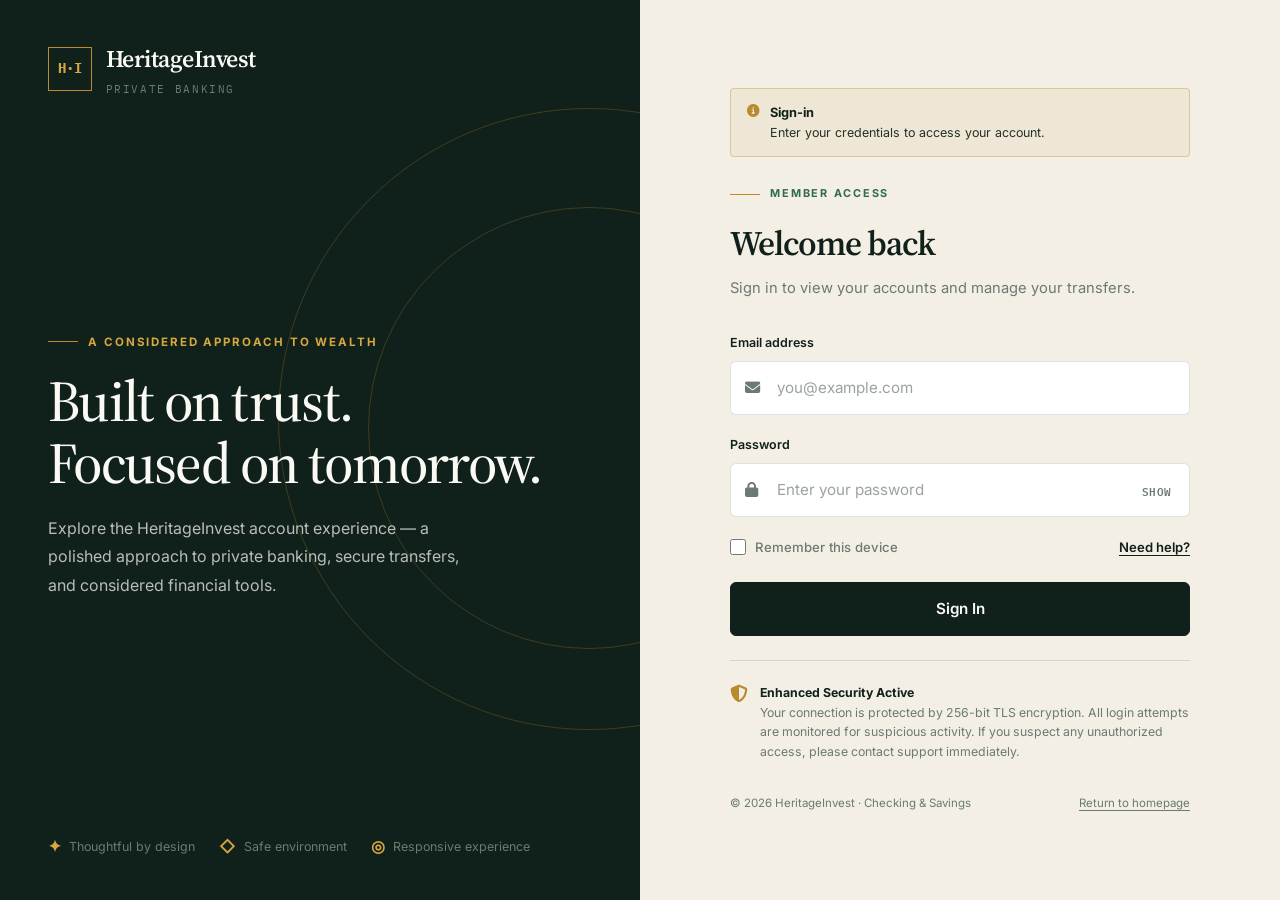
<file: settings.html>
<!DOCTYPE html>
<html lang="en">

<head>
    <meta charset="UTF-8">
    <meta name="viewport"
        content="width=device-width, initial-scale=1.0, maximum-scale=5.0, user-scalable=yes, viewport-fit=cover">
    <title>Settings · HeritageInvest</title>
    <link rel="preconnect" href="https://fonts.googleapis.com">
    <link rel="preconnect" href="https://fonts.gstatic.com" crossorigin>
    <link
        href="https://fonts.googleapis.com/css2?family=Source+Serif+4:opsz,wght@8..60,400;8..60,500;8..60,600;8..60,700&family=IBM+Plex+Mono:wght@400;500;600&family=Inter:wght@400;500;600;700&display=swap"
        rel="stylesheet">
    <link rel="stylesheet" href="https://cdnjs.cloudflare.com/ajax/libs/font-awesome/6.4.0/css/all.min.css">
    <link rel="icon" type="image/png"
        href="https://a.mktgcdn.com/p/trqY8cbRb9rpmzNBIHFEHxK3n0czpuAaJO27NrH_lzQ/1.0000/676x676.png">
    <style>
        :root {
            --ink: #10201B;
            --ink-soft: #1B2F27;
            --parchment: #F3EFE4;
            --parchment-deep: #EAE3D2;
            --bone: #FBF9F3;
            --brass: #B98A2E;
            --brass-bright: #D7A83F;
            --ledger-green: #2F6B4F;
            --ledger-red: #A24632;
            --charcoal: #23302B;
            --stone: #6B7A72;
            --hair: rgba(35, 48, 43, 0.14);
            --hair-dark: rgba(243, 239, 228, 0.16);
            --shadow-card: 0 1px 2px rgba(16, 32, 27, 0.06), 0 8px 24px rgba(16, 32, 27, 0.06);
            --shadow-lift: 0 20px 45px rgba(16, 32, 27, 0.16);
            --ease: cubic-bezier(0.22, 1, 0.36, 1);
        }

        * {
            margin: 0;
            padding: 0;
            box-sizing: border-box;
        }

        html {
            scroll-behavior: smooth;
        }

        body {
            font-family: 'Inter', sans-serif;
            color: var(--charcoal);
            background: var(--parchment);
            line-height: 1.6;
            overflow-x: hidden;
            min-height: 100vh;
            -webkit-tap-highlight-color: transparent;
            -webkit-font-smoothing: antialiased;
        }

        h1,
        h2,
        h3,
        h4 {
            font-family: 'Source Serif 4', serif;
            font-weight: 600;
            letter-spacing: -0.01em;
        }

        .mono {
            font-family: 'IBM Plex Mono', monospace;
        }

        a {
            color: inherit;
            text-decoration: none;
        }

        ::selection {
            background: var(--brass);
            color: var(--ink);
        }

        :focus-visible {
            outline: 2px solid var(--brass);
            outline-offset: 2px;
        }

        /* Loader */
        .premium-loader {
            position: fixed;
            inset: 0;
            background: var(--ink);
            z-index: 9999;
            display: flex;
            align-items: center;
            justify-content: center;
            transition: opacity 0.6s var(--ease), visibility 0.6s var(--ease);
            pointer-events: all;
        }

        .premium-loader.fade-out {
            opacity: 0;
            visibility: hidden;
            pointer-events: none;
        }

        .loader-content {
            text-align: center;
        }

        .loader-logo {
            font-family: 'Source Serif 4', serif;
            font-size: 1.9rem;
            font-weight: 600;
            color: var(--bone);
            margin-bottom: 1.25rem;
        }

        .loader-logo .mark {
            color: var(--brass-bright);
            font-family: 'IBM Plex Mono', monospace;
            font-size: 1.1rem;
            margin-right: 0.6rem;
        }

        .loader-rule {
            width: 160px;
            height: 1px;
            background: var(--hair-dark);
            position: relative;
            margin: 0 auto;
            overflow: hidden;
        }

        .loader-rule::after {
            content: '';
            position: absolute;
            top: 0;
            left: -40%;
            width: 40%;
            height: 100%;
            background: var(--brass-bright);
            animation: loading 1.1s infinite;
        }

        @keyframes loading {
            0% {
                left: -40%;
            }

            100% {
                left: 100%;
            }
        }

        /* Layout */
        .dashboard-premium {
            display: flex;
            min-height: 100vh;
            position: relative;
        }

        .sidebar-premium {
            background: var(--ink);
            color: var(--bone);
            width: 280px;
            flex-shrink: 0;
            display: flex;
            flex-direction: column;
            border-right: 1px solid var(--hair-dark);
            transition: left 0.35s var(--ease);
            z-index: 1000;
        }

        .sidebar-brand {
            padding: 2rem 1.5rem 1.5rem;
            border-bottom: 1px solid var(--hair-dark);
            display: flex;
            align-items: center;
            gap: 0.6rem;
        }

        .brand-logo .mark {
            width: 38px;
            height: 38px;
            border: 1.5px solid var(--brass);
            display: flex;
            align-items: center;
            justify-content: center;
            font-family: 'IBM Plex Mono', monospace;
            font-size: 0.95rem;
            font-weight: 600;
            color: var(--brass);
        }

        .brand-logo span {
            font-family: 'Source Serif 4', serif;
            font-size: 1.35rem;
            font-weight: 600;
            color: var(--bone);
            margin-left: 0.6rem;
        }

        .brand-tag {
            font-family: 'IBM Plex Mono', monospace;
            font-size: 0.7rem;
            color: var(--stone);
            margin-top: 0.3rem;
        }

        .sidebar-nav-premium {
            flex: 1;
            padding: 1.5rem 0;
            overflow-y: auto;
            -webkit-overflow-scrolling: touch;
        }

        .nav-section {
            margin-bottom: 1.5rem;
        }

        .nav-section-title {
            font-family: 'IBM Plex Mono', monospace;
            font-size: 0.7rem;
            text-transform: uppercase;
            letter-spacing: 0.06em;
            color: var(--brass);
            padding: 0 1.5rem;
            margin-bottom: 0.5rem;
        }

        .nav-section ul {
            list-style: none;
        }

        .nav-section li a {
            display: flex;
            align-items: center;
            gap: 0.75rem;
            padding: 0.8rem 1.5rem;
            color: rgba(251, 249, 243, 0.7);
            font-weight: 500;
            font-size: 0.9rem;
            transition: background 0.2s var(--ease), color 0.2s var(--ease);
            -webkit-tap-highlight-color: rgba(185, 138, 46, 0.15);
            cursor: pointer;
        }

        .nav-section li a:hover,
        .nav-section li.active a {
            background: var(--ink-soft);
            color: var(--bone);
        }

        .nav-section li a i {
            width: 20px;
            text-align: center;
            font-size: 0.95rem;
        }

        .nav-badge {
            background: var(--brass);
            color: var(--ink);
            font-family: 'IBM Plex Mono', monospace;
            font-size: 0.65rem;
            padding: 0.15rem 0.5rem;
            border-radius: 20px;
            margin-left: auto;
        }

        .nav-amount {
            font-family: 'IBM Plex Mono', monospace;
            font-size: 0.8rem;
            color: var(--stone);
            margin-left: auto;
        }

        .sidebar-footer-premium {
            padding: 1.5rem;
            border-top: 1px solid var(--hair-dark);
            display: flex;
            align-items: center;
            gap: 0.75rem;
        }

        .user-avatar img {
            width: 38px;
            height: 38px;
            border-radius: 50%;
            object-fit: cover;
        }

        .user-details .user-name {
            font-weight: 600;
            font-size: 0.9rem;
        }

        .user-details .user-role {
            color: var(--stone);
            font-size: 0.75rem;
        }

        .user-actions {
            display: flex;
            gap: 0.5rem;
            margin-left: auto;
        }

        .icon-btn {
            background: none;
            border: 1px solid var(--hair-dark);
            color: var(--bone);
            width: 34px;
            height: 34px;
            display: flex;
            align-items: center;
            justify-content: center;
            cursor: pointer;
            transition: border-color 0.2s var(--ease), color 0.2s var(--ease);
            -webkit-tap-highlight-color: rgba(185, 138, 46, 0.2);
        }

        .icon-btn:hover {
            border-color: var(--brass);
            color: var(--brass);
        }

        /* Overlay */
        .sidebar-overlay {
            display: none;
            position: fixed;
            inset: 0;
            background: rgba(0, 0, 0, 0.5);
            z-index: 999;
            opacity: 0;
            transition: opacity 0.35s var(--ease);
            pointer-events: none;
            -webkit-tap-highlight-color: transparent;
        }

        .sidebar-overlay.active {
            display: block;
            opacity: 1;
            pointer-events: all;
        }

        /* Menu Toggle Button */
        .menu-toggle {
            display: none;
            background: var(--bone);
            border: 1.5px solid var(--hair);
            color: var(--ink);
            width: 44px;
            height: 44px;
            align-items: center;
            justify-content: center;
            font-size: 1.3rem;
            cursor: pointer;
            border-radius: 8px;
            flex-shrink: 0;
            transition: background 0.2s var(--ease), border-color 0.2s var(--ease), transform 0.15s var(--ease);
            -webkit-tap-highlight-color: rgba(16, 32, 27, 0.08);
            touch-action: manipulation;
            user-select: none;
            -webkit-user-select: none;
            position: relative;
            z-index: 10;
        }

        .menu-toggle:active {
            background: var(--parchment-deep);
            border-color: var(--ink);
            transform: scale(0.95);
        }

        .menu-toggle:hover {
            border-color: var(--ink);
            background: var(--parchment);
        }

        .main-content-premium {
            flex: 1;
            background: var(--parchment);
            padding: 1.5rem 2rem 2rem;
            overflow-y: auto;
            min-height: 100vh;
            -webkit-overflow-scrolling: touch;
        }

        .top-nav-premium {
            display: flex;
            align-items: center;
            justify-content: space-between;
            padding: 1rem 0;
            border-bottom: 1px solid var(--hair);
            margin-bottom: 2rem;
            flex-wrap: wrap;
            gap: 1rem;
        }

        .nav-left {
            display: flex;
            align-items: center;
            gap: 1rem;
        }

        .page-title h1 {
            font-size: 1.8rem;
            font-weight: 600;
            color: var(--ink);
        }

        .page-title p {
            color: var(--stone);
            font-size: 0.95rem;
        }

        .nav-right {
            display: flex;
            align-items: center;
            gap: 1rem;
            flex-wrap: wrap;
        }

        .search-bar {
            display: flex;
            align-items: center;
            background: var(--bone);
            border: 1px solid var(--hair);
            padding: 0.5rem 1rem;
            border-radius: 8px;
            gap: 0.5rem;
            min-width: 200px;
        }

        .search-bar i {
            color: var(--stone);
            font-size: 0.9rem;
        }

        .search-bar input {
            border: none;
            background: transparent;
            font-family: 'Inter', sans-serif;
            font-size: 0.9rem;
            outline: none;
            color: var(--charcoal);
            width: 100%;
        }

        .notification-btn,
        .support-btn {
            background: var(--bone);
            border: 1px solid var(--hair);
            width: 42px;
            height: 42px;
            display: flex;
            align-items: center;
            justify-content: center;
            position: relative;
            cursor: pointer;
            transition: border-color 0.2s var(--ease);
            border-radius: 8px;
            -webkit-tap-highlight-color: rgba(16, 32, 27, 0.08);
        }

        .notification-btn:hover,
        .support-btn:hover {
            border-color: var(--ink);
        }

        .notification-dot {
            position: absolute;
            top: 8px;
            right: 8px;
            width: 8px;
            height: 8px;
            background: var(--ledger-red);
            border-radius: 50%;
        }

        .support-btn {
            gap: 0.4rem;
            width: auto;
            padding: 0 1rem;
            font-weight: 500;
            font-size: 0.9rem;
        }

        .support-btn i {
            font-size: 1rem;
        }

        /* Category Tabs */
        .settings-categories {
            display: flex;
            gap: 0;
            border-bottom: 1px solid var(--hair);
            margin-bottom: 2rem;
            overflow-x: auto;
            -webkit-overflow-scrolling: touch;
        }

        .category-tab {
            padding: 0.8rem 1.5rem;
            background: transparent;
            border: none;
            font-family: 'IBM Plex Mono', monospace;
            font-size: 0.8rem;
            text-transform: uppercase;
            letter-spacing: 0.04em;
            color: var(--stone);
            cursor: pointer;
            border-bottom: 2px solid transparent;
            transition: all 0.2s var(--ease);
            white-space: nowrap;
            display: flex;
            align-items: center;
            gap: 0.4rem;
            -webkit-tap-highlight-color: rgba(16, 32, 27, 0.08);
        }

        .category-tab i {
            font-size: 0.9rem;
        }

        .category-tab.active {
            color: var(--ink);
            border-bottom-color: var(--brass);
        }

        .category-tab:hover {
            color: var(--ink);
        }

        /* Sections */
        .settings-section {
            display: none;
        }

        .settings-section.active {
            display: block;
        }

        .settings-header {
            margin-bottom: 2rem;
        }

        .settings-header h2 {
            font-size: 1.6rem;
            color: var(--ink);
            margin-bottom: 0.25rem;
        }

        .settings-header p {
            color: var(--stone);
        }

        .settings-grid {
            display: grid;
            grid-template-columns: 1fr 1fr;
            gap: 1.5rem;
        }

        @media (max-width: 900px) {
            .settings-grid {
                grid-template-columns: 1fr;
            }
        }

        .settings-card {
            background: var(--bone);
            border: 1px solid var(--hair);
            padding: 1.5rem;
            border-radius: 4px;
        }

        .settings-card h3 {
            font-size: 1.2rem;
            margin-bottom: 1.25rem;
            color: var(--ink);
        }

        .settings-card.profile-picture-card {
            text-align: center;
        }

        .profile-picture-container {
            display: flex;
            align-items: center;
            gap: 1.5rem;
            justify-content: center;
            flex-wrap: wrap;
        }

        .profile-picture-large img {
            width: 90px;
            height: 90px;
            border-radius: 50%;
            object-fit: cover;
        }

        .profile-picture-actions {
            display: flex;
            gap: 0.75rem;
            flex-wrap: wrap;
            justify-content: center;
        }

        .upload-btn,
        .remove-btn {
            padding: 0.5rem 1rem;
            border: 1px solid var(--hair);
            background: white;
            font-weight: 500;
            cursor: pointer;
            transition: border-color 0.2s var(--ease);
            display: flex;
            align-items: center;
            gap: 0.4rem;
            border-radius: 4px;
        }

        .upload-btn:hover,
        .remove-btn:hover {
            border-color: var(--ink);
        }

        .settings-form .form-row {
            display: flex;
            gap: 1rem;
            margin-bottom: 1rem;
            flex-wrap: wrap;
        }

        .form-group {
            flex: 1;
            min-width: 180px;
            margin-bottom: 1rem;
        }

        .form-group label {
            display: block;
            font-family: 'IBM Plex Mono', monospace;
            font-size: 0.7rem;
            text-transform: uppercase;
            color: var(--stone);
            margin-bottom: 0.4rem;
            letter-spacing: 0.04em;
        }

        .input-wrapper {
            position: relative;
            display: flex;
            align-items: center;
        }

        .input-wrapper i {
            position: absolute;
            left: 14px;
            color: var(--stone);
            font-size: 1rem;
            z-index: 1;
        }

        .form-group input,
        .form-group select {
            width: 100%;
            padding: 0.7rem 0.7rem 0.7rem 2.5rem;
            border: 1px solid var(--hair);
            font-family: 'Inter', sans-serif;
            font-size: 0.95rem;
            background: white;
            transition: border-color 0.2s var(--ease);
            border-radius: 4px;
        }

        .form-group input:focus,
        .form-group select:focus {
            outline: none;
            border-color: var(--brass);
        }

        .password-wrapper {
            position: relative;
        }

        .password-wrapper input {
            padding-right: 3rem;
        }

        .toggle-password {
            position: absolute;
            right: 14px;
            top: 50%;
            transform: translateY(-50%);
            background: none;
            border: none;
            color: var(--stone);
            cursor: pointer;
        }

        .save-btn {
            padding: 0.7rem 1.5rem;
            background: var(--ink);
            color: var(--bone);
            border: 1px solid var(--ink);
            font-weight: 600;
            cursor: pointer;
            display: inline-flex;
            align-items: center;
            gap: 0.5rem;
            transition: background 0.2s var(--ease);
            margin-top: 0.5rem;
            border-radius: 4px;
        }

        .save-btn:hover {
            background: var(--ink-soft);
        }

        .password-requirements {
            margin-top: 0.5rem;
            font-size: 0.85rem;
            color: var(--stone);
        }

        .password-requirements p {
            margin-bottom: 0.3rem;
        }

        .requirement {
            display: flex;
            align-items: center;
            gap: 0.3rem;
        }

        .requirement.met {
            color: var(--ledger-green);
        }

        .requirement.met::before {
            content: "\f00c";
            font-family: "Font Awesome 6 Free";
            font-weight: 900;
            color: var(--ledger-green);
        }

        .password-strength-meter {
            margin-top: 1rem;
        }

        .strength-label {
            display: flex;
            justify-content: space-between;
            font-size: 0.8rem;
            margin-bottom: 0.3rem;
        }

        .strength-bars {
            display: flex;
            gap: 4px;
        }

        .strength-bars .bar {
            height: 6px;
            flex: 1;
            background: var(--hair);
            border-radius: 3px;
        }

        .strength-bars .bar.active.weak {
            background: var(--ledger-red);
        }

        .strength-bars .bar.active.medium {
            background: var(--brass);
        }

        .strength-bars .bar.active.strong {
            background: var(--ledger-green);
        }

        .twofa-status {
            display: flex;
            align-items: center;
            gap: 1rem;
            margin-bottom: 1.5rem;
        }

        .status-icon {
            font-size: 2rem;
        }

        .status-icon.disabled {
            color: var(--ledger-red);
        }

        .status-value.disabled {
            color: var(--ledger-red);
            font-weight: 600;
        }

        .twofa-methods {
            margin-top: 1rem;
        }

        .twofa-methods h4 {
            font-size: 0.95rem;
            margin-bottom: 0.75rem;
        }

        .method-radio {
            display: flex;
            align-items: flex-start;
            gap: 0.75rem;
            padding: 0.7rem;
            border: 1px solid var(--hair);
            cursor: pointer;
            transition: border-color 0.2s var(--ease);
            margin-bottom: 0.5rem;
            border-radius: 4px;
        }

        .method-radio:hover {
            border-color: var(--brass);
        }

        .radio-custom {
            width: 18px;
            height: 18px;
            border-radius: 50%;
            border: 1px solid var(--hair);
            display: flex;
            align-items: center;
            justify-content: center;
        }

        input[type="radio"]:checked+.radio-custom {
            border-color: var(--ink);
            background: var(--ink);
        }

        .method-name {
            font-weight: 600;
            display: block;
        }

        .method-desc {
            font-size: 0.85rem;
            color: var(--stone);
        }

        .enable-btn {
            padding: 0.7rem 1.5rem;
            background: var(--ink);
            color: var(--bone);
            border: 1px solid var(--ink);
            font-weight: 600;
            cursor: pointer;
            display: inline-flex;
            align-items: center;
            gap: 0.5rem;
            margin-top: 1rem;
            transition: background 0.2s var(--ease);
            border-radius: 4px;
        }

        .enable-btn:hover {
            background: var(--ink-soft);
        }

        .login-history {
            display: flex;
            flex-direction: column;
            gap: 0.5rem;
        }

        .login-item {
            display: flex;
            justify-content: space-between;
            align-items: center;
            padding: 0.5rem 0;
            border-bottom: 1px solid var(--hair);
        }

        .device-info {
            display: flex;
            align-items: center;
            gap: 0.75rem;
        }

        .device-info i {
            color: var(--stone);
            width: 20px;
        }

        .login-time {
            font-size: 0.85rem;
            color: var(--stone);
        }

        .view-all-link {
            color: var(--ink);
            font-weight: 500;
            display: inline-flex;
            align-items: center;
            gap: 0.3rem;
            margin-top: 0.5rem;
        }

        /* Toggle switch */
        .toggle-switch {
            display: flex;
            align-items: center;
            justify-content: space-between;
            padding: 0.6rem 0;
        }

        .toggle-label {
            font-weight: 500;
        }

        .toggle-slider {
            position: relative;
            width: 44px;
            height: 24px;
            background: var(--hair);
            border-radius: 12px;
            transition: background 0.2s var(--ease);
            cursor: pointer;
        }

        .toggle-slider::before {
            content: '';
            position: absolute;
            top: 2px;
            left: 2px;
            width: 20px;
            height: 20px;
            background: white;
            border-radius: 50%;
            transition: transform 0.2s var(--ease);
        }

        input:checked+.toggle-slider {
            background: var(--ink);
        }

        input:checked+.toggle-slider::before {
            transform: translateX(20px);
        }

        .toggle-switch input {
            display: none;
        }

        .notification-schedule {
            margin-top: 1.5rem;
        }

        .schedule-inputs {
            display: flex;
            align-items: center;
            gap: 0.5rem;
            margin-top: 0.5rem;
        }

        .schedule-inputs input[type="time"] {
            padding: 0.5rem;
            border: 1px solid var(--hair);
            font-family: 'Inter', sans-serif;
            border-radius: 4px;
        }

        .data-download {
            margin-top: 1.5rem;
        }

        .download-data-btn,
        .delete-btn {
            padding: 0.7rem 1.5rem;
            background: var(--ink);
            color: var(--bone);
            border: 1px solid var(--ink);
            font-weight: 600;
            cursor: pointer;
            display: inline-flex;
            align-items: center;
            gap: 0.5rem;
            margin-top: 0.5rem;
            transition: background 0.2s var(--ease);
            border-radius: 4px;
        }

        .download-data-btn:hover,
        .delete-btn:hover {
            background: var(--ink-soft);
        }

        .delete-btn {
            background: var(--ledger-red);
            border-color: var(--ledger-red);
        }

        .delete-btn:hover {
            background: #c0392b;
        }

        .warning-text {
            color: var(--ledger-red);
            font-weight: 500;
            margin-bottom: 1rem;
        }

        /* Modals */
        .modal-premium {
            display: none;
            position: fixed;
            inset: 0;
            background: rgba(0, 0, 0, 0.5);
            z-index: 2000;
            align-items: center;
            justify-content: center;
            padding: 1rem;
        }

        .modal-premium.show {
            display: flex;
        }

        .modal-content {
            background: var(--bone);
            padding: 2rem;
            max-width: 450px;
            width: 100%;
            border-top: 3px solid var(--brass);
            box-shadow: var(--shadow-lift);
            border-radius: 4px;
            max-height: 90vh;
            overflow-y: auto;
        }

        .modal-header {
            display: flex;
            justify-content: space-between;
            align-items: center;
            margin-bottom: 1.5rem;
        }

        .modal-header h2 {
            font-size: 1.4rem;
        }

        .modal-close {
            background: none;
            border: none;
            color: var(--stone);
            font-size: 1.2rem;
            cursor: pointer;
            padding: 0.5rem;
            -webkit-tap-highlight-color: rgba(16, 32, 27, 0.08);
        }

        .modal-body {
            margin-bottom: 1.5rem;
        }

        .success-icon {
            text-align: center;
            font-size: 3rem;
            color: var(--ledger-green);
            margin-bottom: 1rem;
        }

        .modal-footer {
            display: flex;
            gap: 1rem;
            justify-content: flex-end;
        }

        .btn-primary {
            padding: 0.7rem 1.5rem;
            background: var(--ink);
            color: var(--bone);
            border: 1px solid var(--ink);
            font-weight: 600;
            cursor: pointer;
            border-radius: 4px;
        }

        .btn-secondary {
            padding: 0.7rem 1.5rem;
            background: transparent;
            border: 1px solid var(--hair);
            color: var(--charcoal);
            font-weight: 600;
            cursor: pointer;
            border-radius: 4px;
        }

        /* Responsive */
        @media (max-width:1024px) {
            .sidebar-premium {
                position: fixed;
                left: -290px;
                top: 0;
                bottom: 0;
                height: 100vh;
                height: 100dvh;
                width: 280px;
                box-shadow: 4px 0 30px rgba(0, 0, 0, 0.3);
            }

            .sidebar-premium.active {
                left: 0;
            }

            .sidebar-overlay {
                display: block;
            }

            .menu-toggle {
                display: flex;
            }

            .main-content-premium {
                margin-left: 0;
                padding: 1rem;
                width: 100%;
            }

            .top-nav-premium {
                flex-direction: column;
                align-items: flex-start;
            }

            .nav-left {
                width: 100%;
            }

            .nav-right {
                width: 100%;
                justify-content: space-between;
            }

            .settings-categories {
                gap: 0;
            }

            .category-tab {
                padding: 0.6rem 1rem;
                font-size: 0.7rem;
            }

            .settings-grid {
                grid-template-columns: 1fr;
            }
        }

        @media (max-width:600px) {
            .main-content-premium {
                padding: 0.75rem;
            }

            .page-title h1 {
                font-size: 1.4rem;
            }

            .search-bar {
                min-width: 120px;
            }

            .profile-picture-large img {
                width: 70px;
                height: 70px;
            }
        }
    </style>
</head>

<body>
    <div class="premium-loader" id="premiumLoader">
        <div class="loader-content">
            <div class="loader-logo"><span class="mark">H·I</span>HeritageInvest</div>
            <div class="loader-rule"></div>
        </div>
    </div>

    <div class="dashboard-premium">
        <aside class="sidebar-premium" id="sidebarPremium">
            <div class="sidebar-brand">
                <div class="brand-logo">
                    <span class="mark">H·I</span>
                    <span>HeritageInvest</span>
                </div>
                <div class="brand-tag">Private Banking</div>
            </div>
            <nav class="sidebar-nav-premium">
                <div class="nav-section">
                    <div class="nav-section-title">MAIN</div>
                    <ul>
                        <li><a href="dashboard.html"><i class="fas fa-chart-pie"></i><span>Dashboard</span></a></li>
                        <li><a href="transactions.html"><i
                                    class="fas fa-arrow-right-arrow-left"></i><span>Transactions</span></a></li>
                        <li><a href="transfer.html"><i class="fas fa-paper-plane"></i><span>Transfers</span></a></li>
                        <li><a href="statements.html"><i class="fas fa-file-invoice"></i><span>Statements</span></a>
                        </li>
                    </ul>
                </div>
                <div class="nav-section">
                    <div class="nav-section-title">ACCOUNTS</div>
                    <ul>
                        <li><a href="checking.html"><i class="fas fa-wallet"></i><span>Checking</span><span
                                    class="nav-amount">$645,432</span></a></li>
                        <li><a href="savings.html"><i class="fas fa-piggy-bank"></i><span>Savings</span><span
                                    class="nav-amount">$215,678</span></a></li>
                        <li><a href="investments.html"><i class="fas fa-chart-line"></i><span>Investments</span><span
                                    class="nav-amount">$3,456,789</span></a></li>
                    </ul>
                </div>
                <div class="nav-section">
                    <div class="nav-section-title">SERVICES</div>
                    <ul>
                        <li><a href="cards.html"><i class="fas fa-credit-card"></i><span>Cards</span></a></li>
                        <li><a href="paybills.html"><i class="fas fa-file-invoice-dollar"></i><span>Pay Bills</span></a>
                        </li>
                        <li class="active"><a href="settings.html"><i class="fas fa-gear"></i><span>Settings</span></a>
                        </li>
                    </ul>
                </div>
            </nav>
            <div class="sidebar-footer-premium">
                <div class="user-avatar"><img src="https://pbs.twimg.com/media/HVr9a6xW0AA2cn5?format=jpg&name=small"
                        alt="Robert Alexandre"></div>
                <div class="user-details">
                    <div class="user-name">Robert Alexandre</div>
                    <div class="user-role">Premium Member</div>
                </div>
                <div class="user-actions">
                    <button class="icon-btn" title="Settings" onclick="location.href='settings.html'"><i
                            class="fas fa-sliders-h"></i></button>
                    <button class="icon-btn" title="Logout" onclick="location.href='index.html'"><i
                            class="fas fa-sign-out-alt"></i></button>
                </div>
            </div>
        </aside>

        <div class="sidebar-overlay" id="sidebarOverlay" aria-hidden="true"></div>

        <main class="main-content-premium" id="mainContent">
            <header class="top-nav-premium">
                <div class="nav-left">
                    <button class="menu-toggle" id="menuToggle" type="button" aria-label="Toggle navigation menu"
                        aria-expanded="false">
                        <i class="fas fa-bars"></i>
                    </button>
                    <div class="page-title">
                        <h1>Settings</h1>
                        <p>Manage your account preferences and security</p>
                    </div>
                </div>
                <div class="nav-right">
                    <div class="search-bar">
                        <i class="fas fa-search"></i>
                        <input type="text" placeholder="Search settings...">
                    </div>
                    <button class="notification-btn" type="button"><i class="far fa-bell"></i><span
                            class="notification-dot"></span></button>
                    <button class="support-btn" type="button"><i
                            class="far fa-question-circle"></i><span>Help</span></button>
                </div>
            </header>

            <!-- Category Tabs -->
            <div class="settings-categories">
                <button class="category-tab active" onclick="switchSettingsTab('profile')"><i
                        class="fas fa-user"></i>Profile</button>
                <button class="category-tab" onclick="switchSettingsTab('security')"><i
                        class="fas fa-shield-alt"></i>Security</button>
                <button class="category-tab" onclick="switchSettingsTab('notifications')"><i
                        class="fas fa-bell"></i>Notifications</button>
                <button class="category-tab" onclick="switchSettingsTab('privacy')"><i
                        class="fas fa-lock"></i>Privacy</button>
                <button class="category-tab" onclick="switchSettingsTab('preferences')"><i
                        class="fas fa-sliders-h"></i>Preferences</button>
            </div>

            <!-- Profile Settings Section -->
            <div id="profile-settings" class="settings-section active">
                <div class="settings-header">
                    <h2>Profile Information</h2>
                    <p>Update your personal information and contact details</p>
                </div>
                <div class="settings-grid">
                    <div class="settings-card profile-picture-card">
                        <h3>Profile Picture</h3>
                        <div class="profile-picture-container">
                            <div class="profile-picture-large">
                                <img src="https://pbs.twimg.com/media/HVr9a6xW0AA2cn5?format=jpg&name=small"
                                    alt="Robert Alexandre">
                            </div>
                            <div class="profile-picture-actions">
                                <button class="upload-btn" onclick="uploadPhoto()"><i class="fas fa-upload"></i>Upload
                                    Photo</button>
                                <button class="remove-btn" onclick="removePhoto()"><i
                                        class="fas fa-trash"></i>Remove</button>
                            </div>
                        </div>
                    </div>
                    <div class="settings-card">
                        <h3>Personal Information</h3>
                        <form id="profileForm" class="settings-form">
                            <div class="form-row">
                                <div class="form-group">
                                    <label>First Name</label>
                                    <div class="input-wrapper"><i class="fas fa-user"></i><input type="text"
                                            value="Robert" id="firstName"></div>
                                </div>
                                <div class="form-group">
                                    <label>Last Name</label>
                                    <div class="input-wrapper"><i class="fas fa-user"></i><input type="text"
                                            value="Alexandre" id="lastName"></div>
                                </div>
                            </div>
                            <div class="form-group">
                                <label>Email Address</label>
                                <div class="input-wrapper"><i class="fas fa-envelope"></i><input type="email"
                                        value="robert.alexandre10@gmail.com" id="email"></div>
                            </div>
                            <div class="form-group">
                                <label>Phone Number</label>
                                <div class="input-wrapper"><i class="fas fa-phone"></i><input type="tel"
                                        value="(951) 210-5065" id="phone"></div>
                            </div>
                            <div class="form-group">
                                <label>Date of Birth</label>
                                <div class="input-wrapper"><i class="fas fa-calendar"></i><input type="date"
                                        value="1948-01-01" id="dob"></div>
                            </div>
                            <button type="submit" class="save-btn"><i class="fas fa-save"></i>Save Changes</button>
                        </form>
                    </div>
                    <div class="settings-card">
                        <h3>Address Information</h3>
                        <form class="settings-form">
                            <div class="form-group">
                                <label>Street Address</label>
                                <div class="input-wrapper"><i class="fas fa-map-marker-alt"></i><input type="text"
                                        value="2008 Middle St" id="street"></div>
                            </div>
                            <div class="form-row">
                                <div class="form-group"><label>City</label><input type="text" value="Pittsburgh"
                                        id="city">
                                </div>
                                <div class="form-group"><label>State</label><input type="text" value="PA" id="state">
                                </div>
                            </div>
                            <div class="form-row">
                                <div class="form-group"><label>ZIP Code</label><input type="text" value="15213"
                                        id="zip"></div>
                                <div class="form-group"><label>Country</label><input type="text" value="United States"
                                        id="country"></div>
                            </div>
                        </form>
                    </div>
                </div>
            </div>

            <!-- Security Settings Section -->
            <div id="security-settings" class="settings-section">
                <div class="settings-header">
                    <h2>Security Settings</h2>
                    <p>Manage your password and security preferences</p>
                </div>
                <div class="settings-grid">
                    <div class="settings-card">
                        <h3>Change Password</h3>
                        <form id="passwordForm" class="settings-form">
                            <div class="form-group">
                                <label>Current Password</label>
                                <div class="password-wrapper">
                                    <i class="fas fa-lock"
                                        style="position:absolute; left:14px; top:50%; transform:translateY(-50%); color:var(--stone);"></i>
                                    <input type="password" placeholder="Enter current password" id="currentPassword"
                                        style="padding-left:2.5rem;">
                                    <button class="toggle-password" onclick="togglePassword('currentPassword')"
                                        type="button"><i class="far fa-eye"></i></button>
                                </div>
                            </div>
                            <div class="form-group">
                                <label>New Password</label>
                                <div class="password-wrapper">
                                    <i class="fas fa-lock"
                                        style="position:absolute; left:14px; top:50%; transform:translateY(-50%); color:var(--stone);"></i>
                                    <input type="password" placeholder="Enter new password" id="newPassword"
                                        style="padding-left:2.5rem;" oninput="checkPasswordStrength()">
                                    <button class="toggle-password" onclick="togglePassword('newPassword')"
                                        type="button"><i class="far fa-eye"></i></button>
                                </div>
                                <div class="password-requirements">
                                    <p>Password must contain:</p>
                                    <div class="requirement" id="length">At least 8 characters</div>
                                    <div class="requirement" id="uppercase">One uppercase letter</div>
                                    <div class="requirement" id="number">One number</div>
                                </div>
                            </div>
                            <div class="form-group">
                                <label>Confirm New Password</label>
                                <div class="password-wrapper">
                                    <i class="fas fa-lock"
                                        style="position:absolute; left:14px; top:50%; transform:translateY(-50%); color:var(--stone);"></i>
                                    <input type="password" placeholder="Confirm new password" id="confirmPassword"
                                        style="padding-left:2.5rem;">
                                    <button class="toggle-password" onclick="togglePassword('confirmPassword')"
                                        type="button"><i class="far fa-eye"></i></button>
                                </div>
                            </div>
                            <div class="password-strength-meter">
                                <div class="strength-label"><span>Password Strength</span><span
                                        id="strengthText">Weak</span></div>
                                <div class="strength-bars">
                                    <div class="bar" id="bar1"></div>
                                    <div class="bar" id="bar2"></div>
                                    <div class="bar" id="bar3"></div>
                                </div>
                            </div>
                            <button type="submit" class="save-btn"><i class="fas fa-key"></i>Update Password</button>
                        </form>
                    </div>
                    <div class="settings-card">
                        <h3>Two-Factor Authentication</h3>
                        <p style="color:var(--stone); font-size:0.9rem;">Add an extra layer of security to your account
                        </p>
                        <div class="twofa-status">
                            <div class="status-icon disabled"><i class="fas fa-times-circle"></i></div>
                            <div><span style="color:var(--stone);">Status</span><br><span
                                    class="status-value disabled">Disabled</span></div>
                        </div>
                        <div class="twofa-methods">
                            <h4>Choose authentication method</h4>
                            <label class="method-radio"><input type="radio" name="2fa" checked
                                    style="display:none;"><span class="radio-custom"></span><span><span
                                        class="method-name">SMS Authentication</span><span class="method-desc">Receive
                                        codes via text message</span></span></label>
                            <label class="method-radio"><input type="radio" name="2fa" style="display:none;"><span
                                    class="radio-custom"></span><span><span class="method-name">Authenticator
                                        App</span><span class="method-desc">Use Google Authenticator or
                                        similar</span></span></label>
                            <label class="method-radio"><input type="radio" name="2fa" style="display:none;"><span
                                    class="radio-custom"></span><span><span class="method-name">Email
                                        Authentication</span><span class="method-desc">Receive codes via
                                        email</span></span></label>
                        </div>
                        <button class="enable-btn" onclick="enable2FA()"><i class="fas fa-shield-alt"></i>Enable
                            2FA</button>
                    </div>
                    <div class="settings-card">
                        <h3>Recent Login Activity</h3>
                        <div class="login-history">
                            <div class="login-item">
                                <div class="device-info"><i class="fas fa-laptop"></i>
                                    <div><span class="device-name">Chrome on Windows</span><span class="device-location"
                                            style="color:var(--stone); font-size:0.85rem;">New York, NY</span></div>
                                </div>
                                <span class="login-time">Now</span>
                            </div>
                            <div class="login-item">
                                <div class="device-info"><i class="fas fa-mobile-alt"></i>
                                    <div><span class="device-name">Safari on iPhone</span><span class="device-location"
                                            style="color:var(--stone); font-size:0.85rem;">New York, NY</span></div>
                                </div>
                                <span class="login-time">Yesterday</span>
                            </div>
                            <div class="login-item">
                                <div class="device-info"><i class="fas fa-laptop"></i>
                                    <div><span class="device-name">Firefox on Mac</span><span class="device-location"
                                            style="color:var(--stone); font-size:0.85rem;">New York, NY</span></div>
                                </div>
                                <span class="login-time">Mar 14, 2024</span>
                            </div>
                        </div>
                        <a href="#" class="view-all-link" onclick="showAllDevices()">View all devices <i
                                class="fas fa-arrow-right"></i></a>
                    </div>
                </div>
            </div>

            <!-- Notification Settings Section -->
            <div id="notification-settings" class="settings-section">
                <div class="settings-header">
                    <h2>Notification Preferences</h2>
                    <p>Choose how you want to receive notifications</p>
                </div>
                <div class="settings-grid">
                    <div class="settings-card">
                        <h3>Email Notifications</h3>
                        <label class="toggle-switch"><span class="toggle-label">Transaction alerts</span><input
                                type="checkbox" checked><span class="toggle-slider"></span></label>
                        <label class="toggle-switch"><span class="toggle-label">Security alerts</span><input
                                type="checkbox" checked><span class="toggle-slider"></span></label>
                        <label class="toggle-switch"><span class="toggle-label">Marketing promotions</span><input
                                type="checkbox"><span class="toggle-slider"></span></label>
                        <label class="toggle-switch"><span class="toggle-label">Monthly statements</span><input
                                type="checkbox" checked><span class="toggle-slider"></span></label>
                        <label class="toggle-switch"><span class="toggle-label">Newsletter</span><input
                                type="checkbox"><span class="toggle-slider"></span></label>
                    </div>
                    <div class="settings-card">
                        <h3>SMS Notifications</h3>
                        <label class="toggle-switch"><span class="toggle-label">Large transaction alerts
                                ($500+)</span><input type="checkbox" checked><span class="toggle-slider"></span></label>
                        <label class="toggle-switch"><span class="toggle-label">Login notifications</span><input
                                type="checkbox" checked><span class="toggle-slider"></span></label>
                        <label class="toggle-switch"><span class="toggle-label">Low balance alerts</span><input
                                type="checkbox"><span class="toggle-slider"></span></label>
                        <label class="toggle-switch"><span class="toggle-label">OTP verification</span><input
                                type="checkbox" checked><span class="toggle-slider"></span></label>
                    </div>
                    <div class="settings-card">
                        <h3>Push Notifications</h3>
                        <label class="toggle-switch"><span class="toggle-label">Mobile app notifications</span><input
                                type="checkbox" checked><span class="toggle-slider"></span></label>
                        <label class="toggle-switch"><span class="toggle-label">Browser notifications</span><input
                                type="checkbox"><span class="toggle-slider"></span></label>
                        <div class="notification-schedule">
                            <h4>Quiet hours</h4>
                            <div class="schedule-inputs"><input type="time" value="22:00"
                                    id="quietStart"><span>to</span><input type="time" value="08:00" id="quietEnd"></div>
                        </div>
                    </div>
                </div>
                <div style="margin-top:2rem;">
                    <button class="save-btn large" onclick="saveNotifications()"><i class="fas fa-save"></i>Save
                        Notification Preferences</button>
                </div>
            </div>

            <!-- Privacy Settings Section -->
            <div id="privacy-settings" class="settings-section">
                <div class="settings-header">
                    <h2>Privacy Settings</h2>
                    <p>Control your data and privacy preferences</p>
                </div>
                <div class="settings-grid">
                    <div class="settings-card">
                        <h3>Data Sharing</h3>
                        <label class="toggle-switch"><span class="toggle-label">Share data with affiliates</span><input
                                type="checkbox"><span class="toggle-slider"></span></label>
                        <label class="toggle-switch"><span class="toggle-label">Allow targeted advertising</span><input
                                type="checkbox"><span class="toggle-slider"></span></label>
                        <label class="toggle-switch"><span class="toggle-label">Participate in market
                                research</span><input type="checkbox" checked><span
                                class="toggle-slider"></span></label>
                    </div>
                    <div class="settings-card">
                        <h3>Account Privacy</h3>
                        <label class="toggle-switch"><span class="toggle-label">Show account on statements</span><input
                                type="checkbox" checked><span class="toggle-slider"></span></label>
                        <label class="toggle-switch"><span class="toggle-label">Hide sensitive information</span><input
                                type="checkbox" checked><span class="toggle-slider"></span></label>
                        <div class="data-download">
                            <h4>Download your data</h4>
                            <p style="color:var(--stone); font-size:0.9rem;">Get a copy of your account data</p>
                            <button class="download-data-btn" onclick="downloadData()"><i
                                    class="fas fa-download"></i>Request Data Export</button>
                        </div>
                    </div>
                    <div class="settings-card danger" style="border-left:3px solid var(--ledger-red);">
                        <h3>Delete Account</h3>
                        <p class="warning-text">Once you delete your account, there is no going back. Please be certain.
                        </p>
                        <button class="delete-btn" onclick="confirmDelete()"><i
                                class="fas fa-exclamation-triangle"></i>Delete Account</button>
                    </div>
                </div>
            </div>
        </main>
    </div>

    <!-- Success Modal -->
    <div class="modal-premium" id="successModal">
        <div class="modal-content">
            <div class="success-icon"><i class="fas fa-check-circle"></i></div>
            <h2 style="text-align:center;">Success!</h2>
            <p id="successMessage" style="text-align:center; color:var(--stone);">Your changes have been saved.</p>
            <div style="text-align:center; margin-top:1.5rem;">
                <button class="btn-primary" onclick="closeModal('successModal')">Close</button>
            </div>
        </div>
    </div>

    <!-- Confirmation Modal -->
    <div class="modal-premium" id="confirmModal">
        <div class="modal-content">
            <div class="modal-header">
                <h2 id="confirmTitle">Confirm Action</h2>
                <button class="modal-close" onclick="closeModal('confirmModal')"><i class="fas fa-times"></i></button>
            </div>
            <div class="modal-body">
                <p id="confirmMessage">Are you sure you want to proceed?</p>
            </div>
            <div class="modal-footer">
                <button class="btn-secondary" onclick="closeModal('confirmModal')">Cancel</button>
                <button class="btn-primary" onclick="proceedAction()">Confirm</button>
            </div>
        </div>
    </div>

    <script>
        (function () {
            // =========================================================================
            // RELIABLE MOBILE MENU TOGGLE – works on all phones & tablets
            // =========================================================================
            const menuToggle = document.getElementById('menuToggle');
            const sidebar = document.getElementById('sidebarPremium');
            const overlay = document.getElementById('sidebarOverlay');

            if (!menuToggle || !sidebar || !overlay) return;

            let isMenuOpen = false;

            function toggleMenu(show) {
                if (typeof show !== 'boolean') show = !isMenuOpen;
                isMenuOpen = show;
                sidebar.classList.toggle('active', show);
                overlay.classList.toggle('active', show);
                menuToggle.setAttribute('aria-expanded', show ? 'true' : 'false');
                overlay.setAttribute('aria-hidden', show ? 'false' : 'true');
                document.body.style.overflow = show ? 'hidden' : '';
            }

            function handleToggleInteraction(e) {
                e.preventDefault();
                e.stopPropagation();
                toggleMenu();
            }

            menuToggle.addEventListener('pointerdown', handleToggleInteraction, { passive: false });
            menuToggle.addEventListener('click', function (e) {
                if (e.pointerType === 'touch' || e.pointerType === 'pen') return;
                handleToggleInteraction(e);
            });
            menuToggle.addEventListener('touchstart', function (e) {
                if (window.PointerEvent) return;
                handleToggleInteraction(e);
            }, { passive: false });

            overlay.addEventListener('pointerdown', function (e) {
                if (isMenuOpen) { e.preventDefault(); toggleMenu(false); }
            });
            overlay.addEventListener('click', function (e) {
                if (isMenuOpen && (e.pointerType === 'mouse' || !window.PointerEvent)) toggleMenu(false);
            });

            sidebar.addEventListener('click', function (e) {
                const link = e.target.closest('a');
                if (link && isMenuOpen) {
                    e.preventDefault();
                    const href = link.getAttribute('href');
                    toggleMenu(false);
                    setTimeout(() => { if (href && href !== '#') window.location.href = href; }, 350);
                }
            });

            document.addEventListener('keydown', function (e) {
                if (e.key === 'Escape' && isMenuOpen) { toggleMenu(false); menuToggle.focus(); }
            });

            window.addEventListener('resize', function () {
                if (window.innerWidth >= 1024 && isMenuOpen) toggleMenu(false);
            });

            let touchStartX = 0, touchStartY = 0;
            sidebar.addEventListener('touchstart', function (e) {
                touchStartX = e.changedTouches[0].screenX;
                touchStartY = e.changedTouches[0].screenY;
            }, { passive: true });
            sidebar.addEventListener('touchend', function (e) {
                if (!isMenuOpen) return;
                const deltaX = touchStartX - e.changedTouches[0].screenX;
                if (deltaX > 60 && deltaX > Math.abs(touchStartY - e.changedTouches[0].screenY)) toggleMenu(false);
            });
        })();

        // Loader
        setTimeout(() => {
            const loader = document.getElementById('premiumLoader');
            if (loader) { loader.classList.add('fade-out'); setTimeout(() => loader.remove(), 700); }
        }, 700);

        // Tabs
        function switchSettingsTab(tab) {
            document.querySelectorAll('.category-tab').forEach(t => t.classList.remove('active'));
            event.currentTarget.classList.add('active');
            document.querySelectorAll('.settings-section').forEach(s => s.classList.remove('active'));
            document.getElementById(tab + '-settings').classList.add('active');
        }

        // Password toggle
        function togglePassword(fieldId) {
            const field = document.getElementById(fieldId);
            field.type = field.type === 'password' ? 'text' : 'password';
            event.currentTarget.querySelector('i').classList.toggle('fa-eye-slash');
        }

        // Password strength
        document.getElementById('newPassword').addEventListener('input', function () {
            const p = this.value;
            const lengthMet = p.length >= 8;
            const uppercaseMet = /[A-Z]/.test(p);
            const numberMet = /[0-9]/.test(p);
            document.getElementById('length').classList.toggle('met', lengthMet);
            document.getElementById('uppercase').classList.toggle('met', uppercaseMet);
            document.getElementById('number').classList.toggle('met', numberMet);
            let strength = [lengthMet, uppercaseMet, numberMet].filter(Boolean).length;
            const bars = [document.getElementById('bar1'), document.getElementById('bar2'), document.getElementById('bar3')];
            const strengthText = document.getElementById('strengthText');
            bars.forEach((bar, i) => {
                bar.className = 'bar';
                if (i < strength) {
                    if (strength <= 1) bar.classList.add('active', 'weak');
                    else if (strength === 2) bar.classList.add('active', 'medium');
                    else bar.classList.add('active', 'strong');
                }
            });
            strengthText.textContent = strength === 0 ? 'Weak' : strength === 1 ? 'Weak' : strength === 2 ? 'Medium' : 'Strong';
        });

        document.getElementById('profileForm').addEventListener('submit', e => { e.preventDefault(); showSuccess('Profile updated successfully!'); });
        document.getElementById('passwordForm').addEventListener('submit', e => {
            e.preventDefault();
            if (document.getElementById('newPassword').value !== document.getElementById('confirmPassword').value) {
                alert('Passwords do not match!'); return;
            }
            if (document.getElementById('newPassword').value.length < 8) {
                alert('Password must be at least 8 characters!'); return;
            }
            showSuccess('Password changed successfully!');
            e.target.reset();
        });

        function showSuccess(message) {
            document.getElementById('successMessage').textContent = message;
            document.getElementById('successModal').classList.add('show');
        }

        function closeModal(id) { document.getElementById(id).classList.remove('show'); }
        function enable2FA() {
            document.getElementById('confirmTitle').textContent = 'Enable Two-Factor Authentication';
            document.getElementById('confirmMessage').textContent = 'This will enhance your account security. Continue?';
            document.getElementById('confirmModal').classList.add('show');
        }
        function confirmDelete() {
            document.getElementById('confirmTitle').textContent = 'Delete Account';
            document.getElementById('confirmMessage').textContent = 'This action cannot be undone. All your data will be permanently deleted. Are you absolutely sure?';
            document.getElementById('confirmModal').classList.add('show');
        }
        function proceedAction() { closeModal('confirmModal'); showSuccess('Action completed successfully!'); }
        function uploadPhoto() { showSuccess('Photo upload feature'); }
        function removePhoto() { showSuccess('Photo removed'); }
        function showAllDevices() { showSuccess('All devices view'); }
        function saveNotifications() { showSuccess('Notification preferences saved!'); }
        function downloadData() { showSuccess('Data export requested. You will receive an email when ready.'); }

        window.addEventListener('click', e => { if (e.target.classList.contains('modal-premium')) e.target.classList.remove('show'); });

        // Auth protection
        (function () {
            const auth = sessionStorage.getItem('nexusbank_auth');
            const expiry = sessionStorage.getItem('nexusbank_expiry');
            const token = sessionStorage.getItem('nexusbank_nav_token');

            const authed = auth === 'authenticated'
                && expiry
                && Number.isFinite(Number(expiry))
                && Date.now() < Number(expiry);

            if (!authed || !token) {
                sessionStorage.clear();
                window.location.replace('login.html');
                return;
            }

            // Consume the token — it can only be used for this one navigation.
            sessionStorage.removeItem('nexusbank_nav_token');

            sessionStorage.setItem('nexusbank_expiry', Date.now() + 3600000);
            let inactivityTimer;
            function resetInactivity() {
                clearTimeout(inactivityTimer);
                inactivityTimer = setTimeout(() => { sessionStorage.clear(); window.location.replace('login.html'); }, 900000);
            }
            ['mousedown', 'mousemove', 'keydown', 'scroll', 'touchstart', 'pointerdown'].forEach(e => document.addEventListener(e, resetInactivity, { passive: true }));
            resetInactivity();
        })();

        document.addEventListener('click', function (e) {
            const link = e.target.closest('a[href]');
            if (!link) return;
            const href = link.getAttribute('href');
            if (!href || href.startsWith('#') || href.startsWith('javascript:')) return;
            if (/^https?:\/\//i.test(href)) return;   // leave external links alone
            try {
                const tok = (window.crypto && crypto.randomUUID)
                    ? crypto.randomUUID()
                    : 'tok-' + Date.now() + '-' + Math.random().toString(36).slice(2);
                sessionStorage.setItem('nexusbank_nav_token', tok);
            } catch (_) { }
        });
    </script>

    <script src="bank-demo.js"></script>
    <script src="bank-idle.js"></script>
    <script>
        document.addEventListener('DOMContentLoaded', () => BankDemo.refreshUI());
    </script>
</body>

</html>
</file>
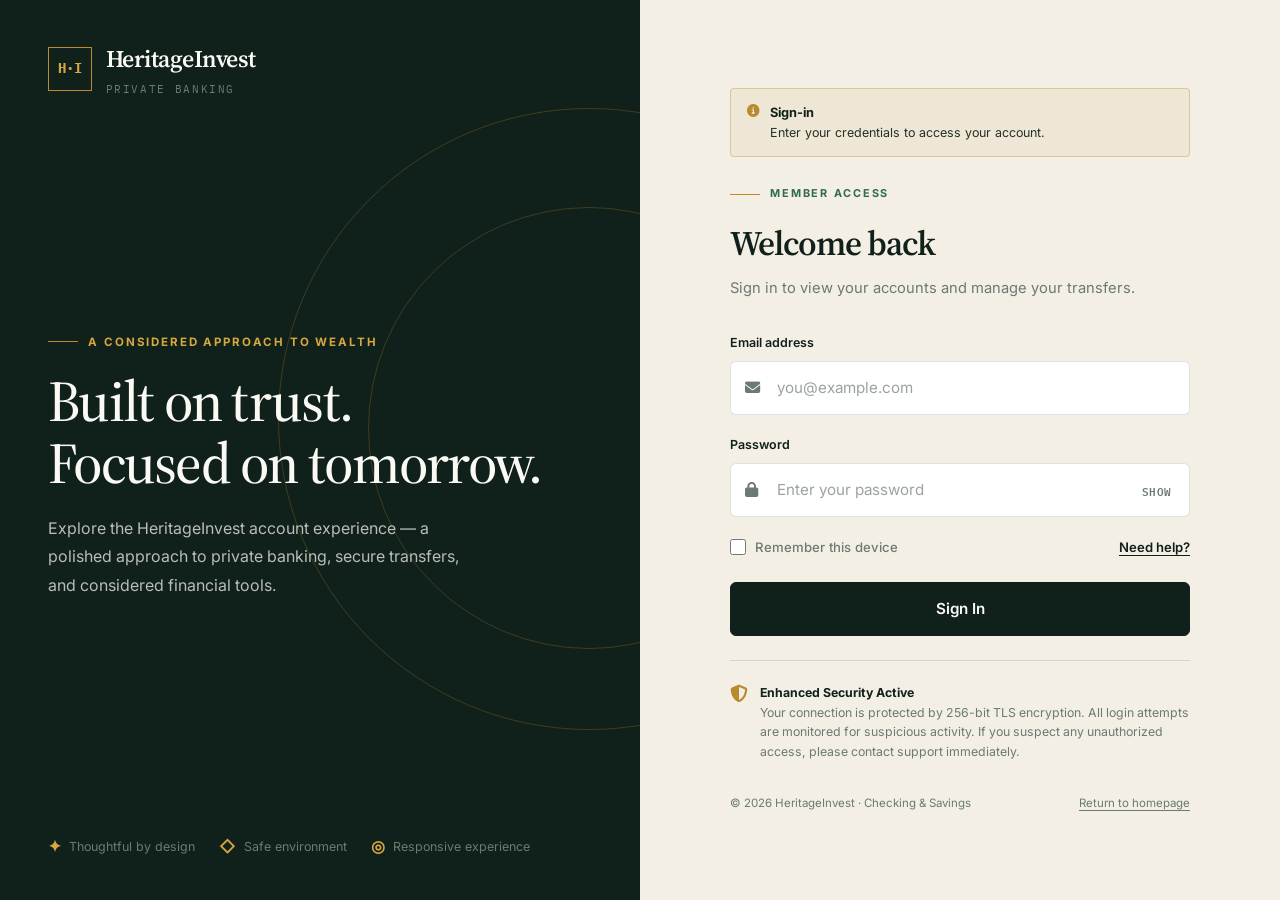
<file: statements.html>
<!DOCTYPE html>
<html lang="en">

<head>
    <meta charset="UTF-8">
    <meta name="viewport"
        content="width=device-width, initial-scale=1.0, maximum-scale=5.0, user-scalable=yes, viewport-fit=cover">
    <title>Statements · HeritageInvest</title>
    <link rel="preconnect" href="https://fonts.googleapis.com">
    <link rel="preconnect" href="https://fonts.gstatic.com" crossorigin>
    <link
        href="https://fonts.googleapis.com/css2?family=Source+Serif+4:opsz,wght@8..60,400;8..60,500;8..60,600;8..60,700&family=IBM+Plex+Mono:wght@400;500;600&family=Inter:wght@400;500;600;700&display=swap"
        rel="stylesheet">
    <link rel="stylesheet" href="https://cdnjs.cloudflare.com/ajax/libs/font-awesome/6.4.0/css/all.min.css">
    <link rel="icon" type="image/png"
        href="https://a.mktgcdn.com/p/trqY8cbRb9rpmzNBIHFEHxK3n0czpuAaJO27NrH_lzQ/1.0000/676x676.png">
    <style>
        :root {
            --ink: #10201B;
            --ink-soft: #1B2F27;
            --parchment: #F3EFE4;
            --parchment-deep: #EAE3D2;
            --bone: #FBF9F3;
            --brass: #B98A2E;
            --brass-bright: #D7A83F;
            --ledger-green: #2F6B4F;
            --ledger-red: #A24632;
            --charcoal: #23302B;
            --stone: #6B7A72;
            --hair: rgba(35, 48, 43, 0.14);
            --hair-dark: rgba(243, 239, 228, 0.16);
            --shadow-card: 0 1px 2px rgba(16, 32, 27, 0.06), 0 8px 24px rgba(16, 32, 27, 0.06);
            --shadow-lift: 0 20px 45px rgba(16, 32, 27, 0.16);
            --ease: cubic-bezier(0.22, 1, 0.36, 1);
        }

        * {
            margin: 0;
            padding: 0;
            box-sizing: border-box;
        }

        html {
            scroll-behavior: smooth;
        }

        body {
            font-family: 'Inter', sans-serif;
            color: var(--charcoal);
            background: var(--parchment);
            line-height: 1.6;
            overflow-x: hidden;
            min-height: 100vh;
            -webkit-tap-highlight-color: transparent;
            -webkit-font-smoothing: antialiased;
        }

        h1,
        h2,
        h3,
        h4 {
            font-family: 'Source Serif 4', serif;
            font-weight: 600;
            letter-spacing: -0.01em;
        }

        .mono {
            font-family: 'IBM Plex Mono', monospace;
        }

        a {
            color: inherit;
            text-decoration: none;
        }

        ::selection {
            background: var(--brass);
            color: var(--ink);
        }

        :focus-visible {
            outline: 2px solid var(--brass);
            outline-offset: 2px;
        }

        /* Loader */
        .premium-loader {
            position: fixed;
            inset: 0;
            background: var(--ink);
            z-index: 9999;
            display: flex;
            align-items: center;
            justify-content: center;
            transition: opacity 0.6s var(--ease), visibility 0.6s var(--ease);
            pointer-events: all;
        }

        .premium-loader.fade-out {
            opacity: 0;
            visibility: hidden;
            pointer-events: none;
        }

        .loader-content {
            text-align: center;
        }

        .loader-logo {
            font-family: 'Source Serif 4', serif;
            font-size: 1.9rem;
            font-weight: 600;
            color: var(--bone);
            margin-bottom: 1.25rem;
        }

        .loader-logo .mark {
            color: var(--brass-bright);
            font-family: 'IBM Plex Mono', monospace;
            font-size: 1.1rem;
            margin-right: 0.6rem;
        }

        .loader-rule {
            width: 160px;
            height: 1px;
            background: var(--hair-dark);
            position: relative;
            margin: 0 auto;
            overflow: hidden;
        }

        .loader-rule::after {
            content: '';
            position: absolute;
            top: 0;
            left: -40%;
            width: 40%;
            height: 100%;
            background: var(--brass-bright);
            animation: loading 1.1s infinite;
        }

        @keyframes loading {
            0% {
                left: -40%;
            }

            100% {
                left: 100%;
            }
        }

        /* Layout */
        .dashboard-premium {
            display: flex;
            min-height: 100vh;
            position: relative;
        }

        .sidebar-premium {
            background: var(--ink);
            color: var(--bone);
            width: 280px;
            flex-shrink: 0;
            display: flex;
            flex-direction: column;
            border-right: 1px solid var(--hair-dark);
            transition: left 0.35s var(--ease);
            z-index: 1000;
        }

        .sidebar-brand {
            padding: 2rem 1.5rem 1.5rem;
            border-bottom: 1px solid var(--hair-dark);
            display: flex;
            align-items: center;
            gap: 0.6rem;
        }

        .brand-logo .mark {
            width: 38px;
            height: 38px;
            border: 1.5px solid var(--brass);
            display: flex;
            align-items: center;
            justify-content: center;
            font-family: 'IBM Plex Mono', monospace;
            font-size: 0.95rem;
            font-weight: 600;
            color: var(--brass);
        }

        .brand-logo span {
            font-family: 'Source Serif 4', serif;
            font-size: 1.35rem;
            font-weight: 600;
            color: var(--bone);
            margin-left: 0.6rem;
        }

        .brand-tag {
            font-family: 'IBM Plex Mono', monospace;
            font-size: 0.7rem;
            color: var(--stone);
            margin-top: 0.3rem;
        }

        .sidebar-nav-premium {
            flex: 1;
            padding: 1.5rem 0;
            overflow-y: auto;
            -webkit-overflow-scrolling: touch;
        }

        .nav-section {
            margin-bottom: 1.5rem;
        }

        .nav-section-title {
            font-family: 'IBM Plex Mono', monospace;
            font-size: 0.7rem;
            text-transform: uppercase;
            letter-spacing: 0.06em;
            color: var(--brass);
            padding: 0 1.5rem;
            margin-bottom: 0.5rem;
        }

        .nav-section ul {
            list-style: none;
        }

        .nav-section li a {
            display: flex;
            align-items: center;
            gap: 0.75rem;
            padding: 0.8rem 1.5rem;
            color: rgba(251, 249, 243, 0.7);
            font-weight: 500;
            font-size: 0.9rem;
            transition: background 0.2s var(--ease), color 0.2s var(--ease);
            -webkit-tap-highlight-color: rgba(185, 138, 46, 0.15);
            cursor: pointer;
        }

        .nav-section li a:hover,
        .nav-section li.active a {
            background: var(--ink-soft);
            color: var(--bone);
        }

        .nav-section li a i {
            width: 20px;
            text-align: center;
            font-size: 0.95rem;
        }

        .nav-badge {
            background: var(--brass);
            color: var(--ink);
            font-family: 'IBM Plex Mono', monospace;
            font-size: 0.65rem;
            padding: 0.15rem 0.5rem;
            border-radius: 20px;
            margin-left: auto;
        }

        .nav-amount {
            font-family: 'IBM Plex Mono', monospace;
            font-size: 0.8rem;
            color: var(--stone);
            margin-left: auto;
        }

        .sidebar-footer-premium {
            padding: 1.5rem;
            border-top: 1px solid var(--hair-dark);
            display: flex;
            align-items: center;
            gap: 0.75rem;
        }

        .user-avatar img {
            width: 38px;
            height: 38px;
            border-radius: 50%;
            object-fit: cover;
        }

        .user-details .user-name {
            font-weight: 600;
            font-size: 0.9rem;
        }

        .user-details .user-role {
            color: var(--stone);
            font-size: 0.75rem;
        }

        .user-actions {
            display: flex;
            gap: 0.5rem;
            margin-left: auto;
        }

        .icon-btn {
            background: none;
            border: 1px solid var(--hair-dark);
            color: var(--bone);
            width: 34px;
            height: 34px;
            display: flex;
            align-items: center;
            justify-content: center;
            cursor: pointer;
            transition: border-color 0.2s var(--ease), color 0.2s var(--ease);
            -webkit-tap-highlight-color: rgba(185, 138, 46, 0.2);
        }

        .icon-btn:hover {
            border-color: var(--brass);
            color: var(--brass);
        }

        /* Overlay */
        .sidebar-overlay {
            display: none;
            position: fixed;
            inset: 0;
            background: rgba(0, 0, 0, 0.5);
            z-index: 999;
            opacity: 0;
            transition: opacity 0.35s var(--ease);
            pointer-events: none;
            -webkit-tap-highlight-color: transparent;
        }

        .sidebar-overlay.active {
            display: block;
            opacity: 1;
            pointer-events: all;
        }

        /* Menu Toggle Button */
        .menu-toggle {
            display: none;
            background: var(--bone);
            border: 1.5px solid var(--hair);
            color: var(--ink);
            width: 44px;
            height: 44px;
            align-items: center;
            justify-content: center;
            font-size: 1.3rem;
            cursor: pointer;
            border-radius: 8px;
            flex-shrink: 0;
            transition: background 0.2s var(--ease), border-color 0.2s var(--ease), transform 0.15s var(--ease);
            -webkit-tap-highlight-color: rgba(16, 32, 27, 0.08);
            touch-action: manipulation;
            user-select: none;
            -webkit-user-select: none;
            position: relative;
            z-index: 10;
        }

        .menu-toggle:active {
            background: var(--parchment-deep);
            border-color: var(--ink);
            transform: scale(0.95);
        }

        .menu-toggle:hover {
            border-color: var(--ink);
            background: var(--parchment);
        }

        .main-content-premium {
            flex: 1;
            background: var(--parchment);
            padding: 1.5rem 2rem 2rem;
            overflow-y: auto;
            min-height: 100vh;
            -webkit-overflow-scrolling: touch;
        }

        .top-nav-premium {
            display: flex;
            align-items: center;
            justify-content: space-between;
            padding: 1rem 0;
            border-bottom: 1px solid var(--hair);
            margin-bottom: 2rem;
            flex-wrap: wrap;
            gap: 1rem;
        }

        .nav-left {
            display: flex;
            align-items: center;
            gap: 1rem;
        }

        .page-title h1 {
            font-size: 1.8rem;
            font-weight: 600;
            color: var(--ink);
        }

        .page-title p {
            color: var(--stone);
            font-size: 0.95rem;
        }

        .nav-right {
            display: flex;
            align-items: center;
            gap: 1rem;
            flex-wrap: wrap;
        }

        .search-bar {
            display: flex;
            align-items: center;
            background: var(--bone);
            border: 1px solid var(--hair);
            padding: 0.5rem 1rem;
            border-radius: 8px;
            gap: 0.5rem;
            min-width: 200px;
        }

        .search-bar i {
            color: var(--stone);
            font-size: 0.9rem;
        }

        .search-bar input {
            border: none;
            background: transparent;
            font-family: 'Inter', sans-serif;
            font-size: 0.9rem;
            outline: none;
            color: var(--charcoal);
            width: 100%;
        }

        .notification-btn,
        .support-btn {
            background: var(--bone);
            border: 1px solid var(--hair);
            width: 42px;
            height: 42px;
            display: flex;
            align-items: center;
            justify-content: center;
            position: relative;
            cursor: pointer;
            transition: border-color 0.2s var(--ease);
            border-radius: 8px;
            -webkit-tap-highlight-color: rgba(16, 32, 27, 0.08);
        }

        .notification-btn:hover,
        .support-btn:hover {
            border-color: var(--ink);
        }

        .notification-dot {
            position: absolute;
            top: 8px;
            right: 8px;
            width: 8px;
            height: 8px;
            background: var(--ledger-red);
            border-radius: 50%;
        }

        .support-btn {
            gap: 0.4rem;
            width: auto;
            padding: 0 1rem;
            font-weight: 500;
            font-size: 0.9rem;
        }

        .support-btn i {
            font-size: 1rem;
        }

        /* Account selector tabs */
        .statement-account-selector {
            display: flex;
            gap: 0;
            border-bottom: 1px solid var(--hair);
            margin-bottom: 2rem;
            overflow-x: auto;
            -webkit-overflow-scrolling: touch;
        }

        .account-tab {
            padding: 0.8rem 1.5rem;
            background: transparent;
            border: none;
            font-family: 'IBM Plex Mono', monospace;
            font-size: 0.8rem;
            text-transform: uppercase;
            letter-spacing: 0.04em;
            color: var(--stone);
            cursor: pointer;
            border-bottom: 2px solid transparent;
            transition: all 0.2s var(--ease);
            white-space: nowrap;
            -webkit-tap-highlight-color: rgba(16, 32, 27, 0.08);
        }

        .account-tab.active {
            color: var(--ink);
            border-bottom-color: var(--brass);
        }

        .account-tab:hover {
            color: var(--ink);
        }

        /* Filters */
        .statement-filters {
            display: flex;
            gap: 1rem;
            align-items: flex-end;
            margin-bottom: 2rem;
            flex-wrap: wrap;
            background: var(--bone);
            border: 1px solid var(--hair);
            padding: 1.5rem;
            border-radius: 4px;
        }

        .filter-group {
            flex: 1;
            min-width: 150px;
        }

        .filter-group label {
            display: block;
            font-family: 'IBM Plex Mono', monospace;
            font-size: 0.7rem;
            text-transform: uppercase;
            letter-spacing: 0.04em;
            color: var(--stone);
            margin-bottom: 0.3rem;
        }

        .filter-select,
        select.filter-select {
            width: 100%;
            padding: 0.6rem;
            border: 1px solid var(--hair);
            font-family: 'Inter', sans-serif;
            font-size: 0.95rem;
            background: white;
            transition: border-color 0.2s var(--ease);
            border-radius: 4px;
        }

        .filter-select:focus {
            outline: none;
            border-color: var(--brass);
        }

        .apply-filters-btn {
            padding: 0.6rem 1.2rem;
            background: var(--ink);
            color: var(--bone);
            border: 1px solid var(--ink);
            font-weight: 600;
            cursor: pointer;
            display: flex;
            align-items: center;
            gap: 0.5rem;
            transition: background 0.2s var(--ease);
            white-space: nowrap;
            border-radius: 4px;
        }

        .apply-filters-btn:hover {
            background: var(--ink-soft);
        }

        /* Statements list */
        .statements-list {
            margin-bottom: 2rem;
        }

        .statement-year {
            margin-bottom: 2rem;
        }

        .statement-year h3 {
            font-size: 1.2rem;
            color: var(--ink);
            margin-bottom: 1rem;
        }

        .statement-item {
            display: flex;
            align-items: center;
            justify-content: space-between;
            background: var(--bone);
            border: 1px solid var(--hair);
            padding: 1rem 1.5rem;
            margin-bottom: 0.5rem;
            gap: 1rem;
            flex-wrap: wrap;
            border-radius: 4px;
        }

        .statement-item:hover {
            border-color: var(--brass);
            box-shadow: var(--shadow-card);
        }

        .statement-info {
            flex: 1;
            min-width: 200px;
        }

        .statement-month {
            font-weight: 600;
            font-size: 1rem;
        }

        .statement-account {
            font-size: 0.85rem;
            color: var(--stone);
        }

        .statement-period {
            font-size: 0.8rem;
            color: var(--stone);
        }

        .statement-actions {
            display: flex;
            gap: 0.5rem;
            flex-wrap: wrap;
        }

        .statement-action {
            padding: 0.4rem 0.8rem;
            border: 1px solid var(--hair);
            background: white;
            font-weight: 500;
            cursor: pointer;
            display: flex;
            align-items: center;
            gap: 0.3rem;
            transition: border-color 0.2s var(--ease);
            color: var(--charcoal);
            font-size: 0.85rem;
            border-radius: 4px;
            -webkit-tap-highlight-color: rgba(16, 32, 27, 0.08);
        }

        .statement-action:hover {
            border-color: var(--ink);
        }

        /* Tax documents */
        .tax-documents-section {
            background: var(--bone);
            border: 1px solid var(--hair);
            padding: 1.5rem;
            margin-bottom: 2rem;
            border-radius: 4px;
        }

        .tax-documents-section h3 {
            font-size: 1.2rem;
            margin-bottom: 1rem;
            color: var(--ink);
        }

        .tax-item {
            display: flex;
            align-items: center;
            justify-content: space-between;
            padding: 1rem 0;
            border-bottom: 1px solid var(--hair);
            gap: 1rem;
            flex-wrap: wrap;
        }

        .tax-item:last-child {
            border-bottom: none;
        }

        .tax-info {
            display: flex;
            align-items: center;
            gap: 0.75rem;
        }

        .tax-info i {
            color: var(--brass);
            font-size: 1.2rem;
        }

        .tax-title {
            font-weight: 600;
        }

        .tax-year {
            font-size: 0.85rem;
            color: var(--stone);
        }

        .tax-download {
            padding: 0.5rem 1rem;
            border: 1px solid var(--hair);
            background: white;
            font-weight: 500;
            cursor: pointer;
            display: flex;
            align-items: center;
            gap: 0.4rem;
            transition: border-color 0.2s var(--ease);
            color: var(--charcoal);
            border-radius: 4px;
        }

        .tax-download:hover {
            border-color: var(--ink);
        }

        /* Modal */
        .modal-premium {
            display: none;
            position: fixed;
            inset: 0;
            background: rgba(0, 0, 0, 0.5);
            z-index: 2000;
            align-items: center;
            justify-content: center;
            padding: 1rem;
        }

        .modal-premium.show {
            display: flex;
        }

        .modal-content {
            background: var(--bone);
            padding: 2rem;
            max-width: 700px;
            width: 100%;
            border-top: 3px solid var(--brass);
            box-shadow: var(--shadow-lift);
            max-height: 90vh;
            overflow-y: auto;
            border-radius: 4px;
        }

        .modal-header {
            display: flex;
            justify-content: space-between;
            align-items: center;
            margin-bottom: 1.5rem;
        }

        .modal-header h2 {
            font-size: 1.4rem;
        }

        .modal-close {
            background: none;
            border: none;
            color: var(--stone);
            font-size: 1.2rem;
            cursor: pointer;
            padding: 0.5rem;
            -webkit-tap-highlight-color: rgba(16, 32, 27, 0.08);
        }

        .modal-body {
            margin-bottom: 1.5rem;
        }

        .statement-preview {
            color: var(--charcoal);
        }

        .preview-header {
            display: flex;
            justify-content: space-between;
            align-items: center;
            margin-bottom: 1rem;
        }

        .bank-info {
            display: flex;
            align-items: center;
            gap: 0.5rem;
            font-weight: 600;
        }

        .bank-info i {
            color: var(--brass);
        }

        .statement-date {
            font-family: 'IBM Plex Mono', monospace;
            font-size: 0.9rem;
            color: var(--stone);
        }

        .preview-account {
            font-size: 0.9rem;
            margin-bottom: 1.5rem;
            color: var(--stone);
        }

        .preview-transactions {
            width: 100%;
            border-collapse: collapse;
            margin-bottom: 1.5rem;
        }

        .preview-transactions th,
        .preview-transactions td {
            padding: 0.6rem;
            text-align: left;
            border-bottom: 1px solid var(--hair);
        }

        .preview-transactions th {
            font-family: 'IBM Plex Mono', monospace;
            font-size: 0.75rem;
            color: var(--stone);
            text-transform: uppercase;
        }

        .positive {
            color: var(--ledger-green);
        }

        .negative {
            color: var(--ledger-red);
        }

        .preview-summary {
            border-top: 2px solid var(--hair);
            padding-top: 1rem;
        }

        .summary-row {
            display: flex;
            justify-content: space-between;
            padding: 0.4rem 0;
        }

        .summary-row.total {
            font-weight: 600;
            border-top: 1px solid var(--hair);
            padding-top: 0.6rem;
            margin-top: 0.4rem;
        }

        .modal-footer {
            display: flex;
            gap: 1rem;
            justify-content: flex-end;
            flex-wrap: wrap;
        }

        .btn-primary {
            padding: 0.7rem 1.5rem;
            background: var(--ink);
            color: var(--bone);
            border: 1px solid var(--ink);
            font-weight: 600;
            cursor: pointer;
            display: inline-flex;
            align-items: center;
            gap: 0.5rem;
            transition: background 0.2s var(--ease);
            border-radius: 4px;
        }

        .btn-primary:hover {
            background: var(--ink-soft);
        }

        .btn-secondary {
            padding: 0.7rem 1.5rem;
            background: transparent;
            border: 1px solid var(--hair);
            color: var(--charcoal);
            font-weight: 600;
            cursor: pointer;
            transition: border-color 0.2s var(--ease);
            border-radius: 4px;
        }

        .btn-secondary:hover {
            border-color: var(--ink);
        }

        /* Empty state */
        .empty-state {
            text-align: center;
            padding: 4rem 1rem;
            color: var(--stone);
        }

        .empty-state i {
            font-size: 3rem;
            display: block;
            margin-bottom: 1rem;
            opacity: 0.5;
        }

        /* Responsive */
        @media (max-width:1024px) {
            .sidebar-premium {
                position: fixed;
                left: -290px;
                top: 0;
                bottom: 0;
                height: 100vh;
                height: 100dvh;
                width: 280px;
                box-shadow: 4px 0 30px rgba(0, 0, 0, 0.3);
            }

            .sidebar-premium.active {
                left: 0;
            }

            .sidebar-overlay {
                display: block;
            }

            .menu-toggle {
                display: flex;
            }

            .main-content-premium {
                margin-left: 0;
                padding: 1rem;
                width: 100%;
            }

            .top-nav-premium {
                flex-direction: column;
                align-items: flex-start;
            }

            .nav-left {
                width: 100%;
            }

            .nav-right {
                width: 100%;
                justify-content: space-between;
            }

            .statement-filters {
                flex-direction: column;
            }

            .filter-group {
                min-width: 100%;
            }

            .apply-filters-btn {
                width: 100%;
                justify-content: center;
            }
        }

        @media (max-width:600px) {
            .main-content-premium {
                padding: 0.75rem;
            }

            .page-title h1 {
                font-size: 1.4rem;
            }

            .search-bar {
                min-width: 120px;
            }

            .statement-item {
                flex-direction: column;
                align-items: flex-start;
            }

            .statement-actions {
                width: 100%;
                justify-content: space-between;
            }

            .statement-action {
                flex: 1;
                justify-content: center;
            }

            .tax-item {
                flex-direction: column;
                align-items: flex-start;
            }

            .tax-download {
                width: 100%;
                justify-content: center;
            }
        }
    </style>
</head>

<body>
    <!-- Loading Screen -->
    <div class="premium-loader" id="premiumLoader">
        <div class="loader-content">
            <div class="loader-logo"><span class="mark">H·I</span>HeritageInvest</div>
            <div class="loader-rule"></div>
        </div>
    </div>

    <div class="dashboard-premium">
        <!-- Sidebar -->
        <aside class="sidebar-premium" id="sidebarPremium">
            <div class="sidebar-brand">
                <div class="brand-logo">
                    <span class="mark">H·I</span>
                    <span>HeritageInvest</span>
                </div>
                <div class="brand-tag">Private Banking</div>
            </div>
            <nav class="sidebar-nav-premium">
                <div class="nav-section">
                    <div class="nav-section-title">MAIN</div>
                    <ul>
                        <li><a href="dashboard.html"><i class="fas fa-chart-pie"></i><span>Dashboard</span></a></li>
                        <li><a href="transactions.html"><i
                                    class="fas fa-arrow-right-arrow-left"></i><span>Transactions</span></a></li>
                        <li><a href="transfer.html"><i class="fas fa-paper-plane"></i><span>Transfers</span></a></li>
                        <li class="active"><a href="statements.html"><i
                                    class="fas fa-file-invoice"></i><span>Statements</span></a></li>
                    </ul>
                </div>
                <div class="nav-section">
                    <div class="nav-section-title">ACCOUNTS</div>
                    <ul>
                        <li><a href="checking.html"><i class="fas fa-wallet"></i><span>Checking</span><span
                                    class="nav-amount" data-balance="checking">$0</span></a></li>
                        <li><a href="savings.html"><i class="fas fa-piggy-bank"></i><span>Savings</span><span
                                    class="nav-amount" data-balance="savings">$0</span></a></li>
                        <li><a href="investments.html"><i class="fas fa-chart-line"></i><span>Investments</span><span
                                    class="nav-amount" data-balance="investments">$0</span></a></li>
                    </ul>
                </div>
                <div class="nav-section">
                    <div class="nav-section-title">SERVICES</div>
                    <ul>
                        <li><a href="cards.html"><i class="fas fa-credit-card"></i><span>Cards</span></a></li>
                        <li><a href="paybills.html"><i class="fas fa-file-invoice-dollar"></i><span>Pay Bills</span></a>
                        </li>
                        <li><a href="settings.html"><i class="fas fa-gear"></i><span>Settings</span></a></li>
                    </ul>
                </div>
            </nav>
            <div class="sidebar-footer-premium">
                <div class="user-avatar"><img src="https://pbs.twimg.com/media/HVr9a6xW0AA2cn5?format=jpg&name=small"
                        alt="Robert Alexandre"></div>
                <div class="user-details">
                    <div class="user-name">Robert Alexandre</div>
                    <div class="user-role">Premium Member</div>
                </div>
                <div class="user-actions">
                    <button class="icon-btn" title="Delete Online Account"
                        onclick="if(confirm('Delete all online accounts?')){BankDemo.reset();location.reload();}"><i
                            class="fas fa-rotate-left"></i></button>
                    <button class="icon-btn" title="Settings" onclick="location.href='settings.html'"><i
                            class="fas fa-sliders-h"></i></button>
                    <button class="icon-btn" title="Logout" onclick="location.href='index.html'"><i
                            class="fas fa-sign-out-alt"></i></button>
                </div>
            </div>
        </aside>

        <div class="sidebar-overlay" id="sidebarOverlay" aria-hidden="true"></div>

        <!-- Main Content -->
        <main class="main-content-premium" id="mainContent">
            <header class="top-nav-premium">
                <div class="nav-left">
                    <button class="menu-toggle" id="menuToggle" type="button" aria-label="Toggle navigation menu"
                        aria-expanded="false">
                        <i class="fas fa-bars"></i>
                    </button>
                    <div class="page-title">
                        <h1>Account Statements</h1>
                        <p>Download and manage your statements</p>
                    </div>
                </div>
                <div class="nav-right">
                    <div class="search-bar">
                        <i class="fas fa-search"></i>
                        <input type="text" placeholder="Search statements..." id="searchInput">
                    </div>
                    <button class="notification-btn" type="button"><i class="far fa-bell"></i><span
                            class="notification-dot"></span></button>
                    <button class="support-btn" type="button"><i
                            class="far fa-question-circle"></i><span>Help</span></button>
                </div>
            </header>

            <!-- Account Selector -->
            <div class="statement-account-selector" id="accountTabs">
                <button class="account-tab active" data-account="all">All Accounts</button>
                <button class="account-tab" data-account="checking">Checking</button>
                <button class="account-tab" data-account="savings">Savings</button>
                <button class="account-tab" data-account="credit">Credit Card</button>
            </div>

            <!-- Statement Filters -->
            <div class="statement-filters">
                <div class="filter-group">
                    <label>Year</label>
                    <select class="filter-select" id="yearFilter">
                        <option value="">All Years</option>
                    </select>
                </div>
                <div class="filter-group">
                    <label>Month</label>
                    <select class="filter-select" id="monthFilter">
                        <option value="">All Months</option>
                        <option value="01">January</option>
                        <option value="02">February</option>
                        <option value="03">March</option>
                        <option value="04">April</option>
                        <option value="05">May</option>
                        <option value="06">June</option>
                        <option value="07">July</option>
                        <option value="08">August</option>
                        <option value="09">September</option>
                        <option value="10">October</option>
                        <option value="11">November</option>
                        <option value="12">December</option>
                    </select>
                </div>
                <div class="filter-group">
                    <label>Format</label>
                    <select class="filter-select" id="formatFilter">
                        <option value="">All Formats</option>
                        <option value="pdf">PDF</option>
                        <option value="csv">CSV</option>
                    </select>
                </div>
                <button class="apply-filters-btn" id="applyFiltersBtn"><i class="fas fa-filter"></i>Apply
                    Filters</button>
            </div>

            <!-- Statements List -->
            <div class="statements-list" id="statementsList">
                <!-- Populated by script -->
            </div>

            <!-- Tax Documents -->
            <div class="tax-documents-section">
                <h3>Tax Documents</h3>
                <div class="tax-item">
                    <div class="tax-info">
                        <i class="fas fa-file-invoice"></i>
                        <div>
                            <div class="tax-title">1099-INT - Interest Income</div>
                            <div class="tax-year">Tax Year 2025</div>
                        </div>
                    </div>
                    <button class="tax-download" onclick="downloadTaxDoc('1099-2025')"><i
                            class="fas fa-download"></i>Download</button>
                </div>
                <div class="tax-item">
                    <div class="tax-info">
                        <i class="fas fa-file-invoice"></i>
                        <div>
                            <div class="tax-title">1099-DIV - Dividend Income</div>
                            <div class="tax-year">Tax Year 2025</div>
                        </div>
                    </div>
                    <button class="tax-download" onclick="downloadTaxDoc('1099-div-2025')"><i
                            class="fas fa-download"></i>Download</button>
                </div>
            </div>
        </main>
    </div>

    <!-- Statement Preview Modal -->
    <div class="modal-premium" id="statementModal">
        <div class="modal-content">
            <div class="modal-header">
                <h2>Statement Preview</h2>
                <button class="modal-close" onclick="closeModal('statementModal')"><i class="fas fa-times"></i></button>
            </div>
            <div class="modal-body">
                <div class="statement-preview" id="statementPreview">
                    <!-- Populated dynamically -->
                </div>
            </div>
            <div class="modal-footer">
                <button class="btn-secondary" onclick="closeModal('statementModal')">Close</button>
                <button class="btn-primary" id="downloadFromModalBtn"><i class="fas fa-download"></i>Download
                    PDF</button>
            </div>
        </div>
    </div>

    <!-- ============================================================
         Shared demo state module
         ============================================================ -->
    <script src="bank-demo.js"></script>
    <script src="bank-idle.js"></script>

    <!-- ============================================================
         Statements page wiring
         ============================================================ -->
    <script>
        (function () {
            // ---------- Inline fallback if bank-demo.js failed to load ----------
            if (typeof window.BankDemo === 'undefined') {
                console.warn('[statements] bank-demo.js not loaded — using inline fallback.');
                (function () {
                    const KEY = 'heritage_demo_state_v1';
                    const defaultState = () => ({
                        accounts: {
                            checking: { label: 'Checking', balance: 645432.10 },
                            savings: { label: 'Savings', balance: 215678.90 },
                            credit: { label: 'Premium Credit', balance: 28234.56 },
                            investments: { label: 'Investments', balance: 3456789.00 },
                            stocks: { label: 'Stocks', balance: 2700000.50 },
                            etf: { label: 'ETF', balance: 759058.87 }
                        },
                        transactions: [],
                        dailyUsed: 250,
                        dailyLimit: 25000,
                        perTxnLimit: 10000
                    });
                    const load = () => {
                        try { const r = localStorage.getItem(KEY); return r ? JSON.parse(r) : defaultState(); }
                        catch (_) { return defaultState(); }
                    };
                    const save = s => localStorage.setItem(KEY, JSON.stringify(s));
                    let state = load();
                    const fmt = n => '$' + Number(n).toLocaleString('en-US', { minimumFractionDigits: 2, maximumFractionDigits: 2 });
                    const fmtShort = n => '$' + Math.round(n).toLocaleString('en-US');
                    const totalBalance = () => state.accounts.checking.balance + state.accounts.savings.balance + state.accounts.investments.balance;

                    function refreshUI() {
                        document.querySelectorAll('[data-balance]').forEach(el => {
                            const k = el.getAttribute('data-balance');
                            if (state.accounts[k]) el.textContent = fmt(state.accounts[k].balance);
                        });
                        document.querySelectorAll('[data-balance-total]').forEach(el => {
                            el.textContent = fmt(totalBalance());
                        });
                        const navMap = { 'checking.html': 'checking', 'savings.html': 'savings', 'investments.html': 'investments' };
                        Object.entries(navMap).forEach(([href, k]) => {
                            document.querySelectorAll('a[href$="' + href + '"] .nav-amount').forEach(el => {
                                el.textContent = fmtShort(state.accounts[k].balance);
                            });
                        });
                    }
                    function transfer(p) {
                        const { fromAccount, recipient, bankName, accountNumber, routing, amount, description } = p;
                        if (!recipient) throw new Error('Missing recipient.');
                        if (!Number.isFinite(amount) || amount <= 0) throw new Error('Invalid amount.');
                        if (amount > state.perTxnLimit) throw new Error('Exceeds per-transaction limit.');
                        if (state.dailyUsed + amount > state.dailyLimit) throw new Error('Exceeds daily limit.');
                        const acc = state.accounts[fromAccount];
                        if (!acc) throw new Error('Unknown source account.');
                        if (acc.balance < amount) throw new Error('Insufficient funds.');
                        acc.balance -= amount;
                        state.dailyUsed += amount;
                        state.transactions.unshift({
                            id: 'TX' + Date.now(), ts: new Date().toISOString(),
                            from: fromAccount, to: recipient, bank: bankName,
                            account: '****' + String(accountNumber).slice(-4),
                            routing, amount, description: description || '—', status: 'completed'
                        });
                        save(state);
                        return state.transactions[0];
                    }
                    function reset() { state = defaultState(); save(state); refreshUI(); }
                    window.addEventListener('storage', e => {
                        if (e.key === KEY && e.newValue) { state = JSON.parse(e.newValue); refreshUI(); }
                    });
                    window.BankDemo = {
                        getState: () => structuredClone(state),
                        refreshUI, transfer, reset, totalBalance
                    };
                })();
            }

            // ---------- Statement metadata (baseline) ----------
            // Each entry describes a monthly statement. Transactions for each period
            // are pulled from baseline demo data + live transfers whose date falls
            // in that month (so statements reflect what actually happened).
            const STATEMENTS = [
                { period: '2026-03', year: 2026, month: 3, account: 'checking', accountLabel: 'Checking Account', accountLast4: '7657' },
                { period: '2026-02', year: 2026, month: 2, account: 'checking', accountLabel: 'Checking Account', accountLast4: '7657' },
                { period: '2026-01', year: 2026, month: 1, account: 'savings', accountLabel: 'Savings Account', accountLast4: '5678' },
                { period: '2025-12', year: 2025, month: 12, account: 'credit', accountLabel: 'Premium Credit Card', accountLast4: '5678' },
                { period: '2025-11', year: 2025, month: 11, account: 'checking', accountLabel: 'Checking Account', accountLast4: '7657' }
            ];

            // Baseline per-statement transactions (so old statements still look real)
            const BASELINE_BY_PERIOD = {
                '2026-03': [
                    { date: '2026-03-15', description: 'Transfer to Sarah Johnson', amount: -250.00 },
                    { date: '2026-03-14', description: 'Salary Deposit - ABC Corp', amount: 3500.00 },
                    { date: '2026-03-12', description: 'Amazon.com', amount: -89.99 }
                ],
                '2026-02': [
                    { date: '2026-02-14', description: 'Salary Deposit - ABC Corp', amount: 3500.00 },
                    { date: '2026-02-20', description: 'Groceries', amount: -142.80 },
                    { date: '2026-02-25', description: 'Mobile Bill', amount: -65.00 }
                ],
                '2026-01': [
                    { date: '2026-01-14', description: 'Salary Deposit - ABC Corp', amount: 3500.00 },
                    { date: '2026-01-18', description: 'Transfer from Checking', amount: 500.00 },
                    { date: '2026-01-30', description: 'Interest Payment', amount: 32.15 }
                ],
                '2025-12': [
                    { date: '2025-12-05', description: 'Amazon.com', amount: -189.50 },
                    { date: '2025-12-12', description: 'The Italian Restaurant', amount: -78.50 },
                    { date: '2025-12-24', description: 'Christmas Gift Purchase', amount: -245.00 }
                ],
                '2025-11': [
                    { date: '2025-11-14', description: 'Salary Deposit - ABC Corp', amount: 3500.00 },
                    { date: '2025-11-16', description: 'Electric Company', amount: -145.67 },
                    { date: '2025-11-22', description: 'Fuel', amount: -89.00 }
                ]
            };

            const fmt = n => '$' + Number(n).toLocaleString('en-US', { minimumFractionDigits: 2, maximumFractionDigits: 2 });
            const escapeHtml = s => String(s ?? '').replace(/[&<>"']/g, c => ({ '&': '&amp;', '<': '&lt;', '>': '&gt;', '"': '&quot;', "'": '&#39;' }[c]));

            // ---------- Filters ----------
            let currentAccount = 'all';
            let currentYear = '';
            let currentMonth = '';
            let currentFormat = '';
            let currentSearch = '';

            function applyFilters() {
                currentYear = document.getElementById('yearFilter').value;
                currentMonth = document.getElementById('monthFilter').value;
                currentFormat = document.getElementById('formatFilter').value;
                render();
            }

            function matchesFilters(s) {
                if (currentAccount !== 'all' && s.account !== currentAccount) return false;
                if (currentYear && String(s.year) !== currentYear) return false;
                if (currentMonth && String(s.month).padStart(2, '0') !== currentMonth) return false;
                // Format filter — each statement supports both PDF and CSV, so this is mostly cosmetic
                if (currentFormat && currentFormat !== 'pdf' && currentFormat !== 'csv') return false;
                if (currentSearch) {
                    const needle = currentSearch.toLowerCase();
                    const hay = (s.period + ' ' + s.accountLabel + ' ' + s.year + ' ' + monthName(s.month)).toLowerCase();
                    if (!hay.includes(needle)) return false;
                }
                return true;
            }

            function monthName(m) {
                return ['January', 'February', 'March', 'April', 'May', 'June', 'July', 'August', 'September', 'October', 'November', 'December'][m - 1];
            }

            function periodRange(year, month) {
                const lastDay = new Date(year, month, 0).getDate();
                return 'Month ' + month + ' 1 - ' + monthName(month).slice(0, 3) + ' ' + lastDay + ', ' + year;
            }

            // ---------- Build the transactions for a given statement period ----------
            function getStatementTransactions(period) {
                // 1. Baseline rows
                const baseline = (BASELINE_BY_PERIOD[period] || []).map((t, i) => ({
                    date: t.date,
                    description: t.description,
                    amount: t.amount
                }));

                // 2. Live transfers whose ts falls inside this period
                const state = BankDemo.getState();
                const live = (state.transactions || [])
                    .filter(tx => (tx.ts || '').slice(0, 7) === period)
                    .map(tx => ({
                        date: tx.ts.slice(0, 10),
                        description: 'Transfer to ' + (tx.to || 'recipient'),
                        amount: -Math.abs(tx.amount || 0)
                    }));

                // Combine, sort by date ascending
                const all = [...live, ...baseline];
                all.sort((a, b) => new Date(a.date) - new Date(b.date));
                return all;
            }

            // ---------- Render list ----------
            function render() {
                const listEl = document.getElementById('statementsList');
                const filtered = STATEMENTS.filter(matchesFilters);

                if (!filtered.length) {
                    listEl.innerHTML = `
                    <div class="empty-state">
                        <i class="fas fa-inbox"></i>
                        <p style="font-weight:600; margin-bottom:0.5rem;">No statements match your filters</p>
                        <p style="font-size:0.85rem;">Try a different account, year, or month.</p>
                    </div>`;
                    return;
                }

                // Group by year (descending)
                const byYear = {};
                filtered.forEach(s => {
                    if (!byYear[s.year]) byYear[s.year] = [];
                    byYear[s.year].push(s);
                });

                const years = Object.keys(byYear).sort((a, b) => b - a);

                listEl.innerHTML = years.map(year => {
                    const rows = byYear[year]
                        .sort((a, b) => b.month - a.month)
                        .map(s => {
                            const lastDay = new Date(s.year, s.month, 0).getDate();
                            return `
                            <div class="statement-item">
                                <div class="statement-info">
                                    <div class="statement-month">${monthName(s.month)} ${s.year}</div>
                                    <div class="statement-account">${escapeHtml(s.accountLabel)} (****${s.accountLast4})</div>
                                    <div class="statement-period">${monthName(s.month).slice(0, 3)} 1 - ${monthName(s.month).slice(0, 3)} ${lastDay}, ${s.year}</div>
                                </div>
                                <div class="statement-actions">
                                    <button class="statement-action" onclick="viewStatement('${s.period}')"><i class="fas fa-eye"></i>View</button>
                                    <button class="statement-action" onclick="downloadStatement('${s.period}')"><i class="fas fa-download"></i>PDF</button>
                                    <button class="statement-action" onclick="downloadCSV('${s.period}')"><i class="fas fa-file-csv"></i>CSV</button>
                                </div>
                            </div>`;
                        }).join('');
                    return `
                    <div class="statement-year">
                        <h3>${year}</h3>
                        ${rows}
                    </div>`;
                }).join('');
            }

            // ---------- Detail modal ----------
            function buildStatementPreview(period) {
                const meta = STATEMENTS.find(s => s.period === period);
                if (!meta) return null;
                const txs = getStatementTransactions(period);

                // Compute summary
                let deposits = 0, withdrawals = 0;
                txs.forEach(t => { if (t.amount > 0) deposits += t.amount; else withdrawals += Math.abs(t.amount); });

                // Ending balance — from BankDemo state (this is a "current" view, so we
                // use the live balance; the baseline summary is representative of history).
                const state = BankDemo.getState();
                const accountKey = meta.account;
                const ending = state.accounts[accountKey]?.balance ?? 0;
                const beginning = ending - deposits + withdrawals;

                return {
                    meta, txs, deposits, withdrawals, beginning, ending
                };
            }

            function monthYear(period) {
                const [y, m] = period.split('-');
                return monthName(parseInt(m, 10)) + ' ' + y;
            }

            window.viewStatement = function (period) {
                const data = buildStatementPreview(period);
                if (!data) return;
                const { meta, txs, deposits, withdrawals, beginning, ending } = data;

                const rowsHtml = txs.length
                    ? txs.map(t => {
                        const d = new Date(t.date + 'T00:00:00Z');
                        const dt = d.toLocaleDateString('en-US', { month: 'short', day: 'numeric', timeZone: 'UTC' });
                        const cls = t.amount >= 0 ? 'positive' : 'negative';
                        const sign = t.amount >= 0 ? '+' : '-';
                        return `<tr>
                        <td>${dt}</td>
                        <td>${escapeHtml(t.description)}</td>
                        <td class="${cls}">${sign}${fmt(Math.abs(t.amount))}</td>
                    </tr>`;
                    }).join('')
                    : '<tr><td colspan="3" style="text-align:center; color:var(--stone);">No transactions in this period.</td></tr>';

                document.getElementById('statementPreview').innerHTML = `
                <div class="preview-header">
                    <div class="bank-info"><i class="fas fa-landmark"></i><span>HeritageInvest</span></div>
                    <div class="statement-date">${monthYear(period)}</div>
                </div>
                <div class="preview-account">
                    <div>Account: ${escapeHtml(meta.accountLabel)} (****${meta.accountLast4})</div>
                    <div>Period: ${monthName(meta.month).slice(0, 3)} 1 - ${monthName(meta.month).slice(0, 3)} ${new Date(meta.year, meta.month, 0).getDate()}, ${meta.year}</div>
                </div>
                <table class="preview-transactions">
                    <thead>
                        <tr>
                            <th>Date</th>
                            <th>Description</th>
                            <th>Amount</th>
                        </tr>
                    </thead>
                    <tbody>${rowsHtml}</tbody>
                </table>
                <div class="preview-summary">
                    <div class="summary-row"><span>Beginning Balance</span><span>${fmt(beginning)}</span></div>
                    <div class="summary-row"><span>Total Deposits</span><span class="positive">+${fmt(deposits)}</span></div>
                    <div class="summary-row"><span>Total Withdrawals</span><span class="negative">-${fmt(withdrawals)}</span></div>
                    <div class="summary-row total"><span>Ending Balance</span><span>${fmt(ending)}</span></div>
                </div>
            `;

                // Wire the modal's download button to this specific period
                const btn = document.getElementById('downloadFromModalBtn');
                btn.onclick = function () { downloadStatement(period); };

                document.getElementById('statementModal').classList.add('show');
            };

            window.closeModal = function (modalId) {
                document.getElementById(modalId).classList.remove('show');
            };

            window.downloadStatement = function (period) {
                if (!period) period = '2024-03';
                alert('Demo: downloading PDF for statement ' + period + '\n\nIn a real app this would generate a PDF server-side.');
            };

            window.downloadCSV = function (period) {
                if (!period) period = '2024-03';
                // Build a CSV and offer it as a download
                const txs = getStatementTransactions(period);
                const header = 'Date,Description,Amount\n';
                const body = txs.map(t => `${t.date},"${(t.description || '').replace(/"/g, '""')}",${t.amount.toFixed(2)}`).join('\n');
                const csv = header + body;
                const blob = new Blob([csv], { type: 'text/csv;charset=utf-8;' });
                const url = URL.createObjectURL(blob);
                const a = document.createElement('a');
                a.href = url;
                a.download = 'statement-' + period + '.csv';
                document.body.appendChild(a);
                a.click();
                document.body.removeChild(a);
                URL.revokeObjectURL(url);
            };

            window.downloadTaxDoc = function (doc) {
                alert('Demo: downloading tax document ' + doc + '\n\nIn a real app this would fetch a signed PDF URL.');
            };

            window.filterStatements = function (account) {
                currentAccount = account;
                document.querySelectorAll('.account-tab').forEach(tab => {
                    const a = tab.getAttribute('data-account');
                    tab.classList.toggle('active', a === account);
                });
                render();
            };

            // ---------- Boot ----------
            function populateYearFilter() {
                const sel = document.getElementById('yearFilter');
                if (!sel) return;
                const years = [...new Set(STATEMENTS.map(s => s.year))].sort((a, b) => b - a);
                sel.innerHTML = '<option value="">All Years</option>' + years.map(y => `<option value="${y}">${y}</option>`).join('');
            }

            function refreshStatementsPage() {
                BankDemo.refreshUI();
                render();
            }

            document.addEventListener('DOMContentLoaded', function () {
                populateYearFilter();

                // Account tabs
                document.querySelectorAll('#accountTabs .account-tab').forEach(tab => {
                    tab.addEventListener('click', function () {
                        filterStatements(this.getAttribute('data-account') || 'all');
                    });
                });

                // Apply filters button
                document.getElementById('applyFiltersBtn').addEventListener('click', applyFilters);

                // Search
                const sInput = document.getElementById('searchInput');
                if (sInput) {
                    sInput.addEventListener('input', function (e) {
                        currentSearch = e.target.value.trim();
                        render();
                    });
                }

                // Year / month / format change → re-render instantly too (belt and braces)
                ['yearFilter', 'monthFilter', 'formatFilter'].forEach(id => {
                    const el = document.getElementById(id);
                    if (el) el.addEventListener('change', applyFilters);
                });

                refreshStatementsPage();
            });

            window.addEventListener('storage', e => {
                if (e.key === 'heritage_demo_state_v1') refreshStatementsPage();
            });

            window.addEventListener('focus', () => {
                try { refreshStatementsPage(); } catch (_) { }
            });

            window.__refreshStatements = refreshStatementsPage;

            // ---------- Modal backdrop click ----------
            window.addEventListener('click', function (event) {
                if (event.target.classList.contains('modal-premium')) event.target.classList.remove('show');
            });

            // ---------- Mobile menu ----------
            (function () {
                const menuToggle = document.getElementById('menuToggle');
                const sidebar = document.getElementById('sidebarPremium');
                const overlay = document.getElementById('sidebarOverlay');
                if (!menuToggle || !sidebar || !overlay) return;
                let isMenuOpen = false;
                function toggleMenu(show) {
                    if (typeof show !== 'boolean') show = !isMenuOpen;
                    isMenuOpen = show;
                    sidebar.classList.toggle('active', show);
                    overlay.classList.toggle('active', show);
                    menuToggle.setAttribute('aria-expanded', show ? 'true' : 'false');
                    overlay.setAttribute('aria-hidden', show ? 'false' : 'true');
                    document.body.style.overflow = show ? 'hidden' : '';
                }
                function handleToggleInteraction(e) { e.preventDefault(); e.stopPropagation(); toggleMenu(); }
                menuToggle.addEventListener('pointerdown', handleToggleInteraction, { passive: false });
                menuToggle.addEventListener('click', function (e) {
                    if (e.pointerType === 'touch' || e.pointerType === 'pen') return;
                    handleToggleInteraction(e);
                });
                menuToggle.addEventListener('touchstart', function (e) {
                    if (window.PointerEvent) return;
                    handleToggleInteraction(e);
                }, { passive: false });
                overlay.addEventListener('pointerdown', function (e) { if (isMenuOpen) { e.preventDefault(); toggleMenu(false); } });
                overlay.addEventListener('click', function (e) { if (isMenuOpen && (e.pointerType === 'mouse' || !window.PointerEvent)) toggleMenu(false); });
                sidebar.addEventListener('click', function (e) {
                    const link = e.target.closest('a');
                    if (link && isMenuOpen) {
                        e.preventDefault();
                        const href = link.getAttribute('href');
                        toggleMenu(false);
                        setTimeout(() => { if (href && href !== '#') window.location.href = href; }, 350);
                    }
                });
                document.addEventListener('keydown', function (e) {
                    if (e.key === 'Escape' && isMenuOpen) { toggleMenu(false); menuToggle.focus(); }
                });
                window.addEventListener('resize', function () {
                    if (window.innerWidth >= 1024 && isMenuOpen) toggleMenu(false);
                });
                let tsX = 0, tsY = 0;
                sidebar.addEventListener('touchstart', function (e) { tsX = e.changedTouches[0].screenX; tsY = e.changedTouches[0].screenY; }, { passive: true });
                sidebar.addEventListener('touchend', function (e) {
                    if (!isMenuOpen) return;
                    const dx = tsX - e.changedTouches[0].screenX;
                    if (dx > 60 && dx > Math.abs(tsY - e.changedTouches[0].screenY)) toggleMenu(false);
                });
            })();

            // ---------- Loader ----------
            setTimeout(() => {
                const loader = document.getElementById('premiumLoader');
                if (loader) { loader.classList.add('fade-out'); setTimeout(() => loader.remove(), 700); }
            }, 700);

            // Auth protection
            (function () {
                const auth = sessionStorage.getItem('nexusbank_auth');
                const expiry = sessionStorage.getItem('nexusbank_expiry');
                const token = sessionStorage.getItem('nexusbank_nav_token');

                const authed = auth === 'authenticated'
                    && expiry
                    && Number.isFinite(Number(expiry))
                    && Date.now() < Number(expiry);

                if (!authed || !token) {
                    sessionStorage.clear();
                    window.location.replace('login.html');
                    return;
                }

                // Consume the token — it can only be used for this one navigation.
                sessionStorage.removeItem('nexusbank_nav_token');

                sessionStorage.setItem('nexusbank_expiry', Date.now() + 3600000);
                let inactivityTimer;
                function resetInactivity() {
                    clearTimeout(inactivityTimer);
                    inactivityTimer = setTimeout(() => { sessionStorage.clear(); window.location.replace('login.html'); }, 900000);
                }
                ['mousedown', 'mousemove', 'keydown', 'scroll', 'touchstart', 'pointerdown'].forEach(e => document.addEventListener(e, resetInactivity, { passive: true }));
                resetInactivity();
            })();

            document.addEventListener('click', function (e) {
                const link = e.target.closest('a[href]');
                if (!link) return;
                const href = link.getAttribute('href');
                if (!href || href.startsWith('#') || href.startsWith('javascript:')) return;
                if (/^https?:\/\//i.test(href)) return;   // leave external links alone
                try {
                    const tok = (window.crypto && crypto.randomUUID)
                        ? crypto.randomUUID()
                        : 'tok-' + Date.now() + '-' + Math.random().toString(36).slice(2);
                    sessionStorage.setItem('nexusbank_nav_token', tok);
                } catch (_) { }
            });
        })();
    </script>
</body>

</html>
</file>
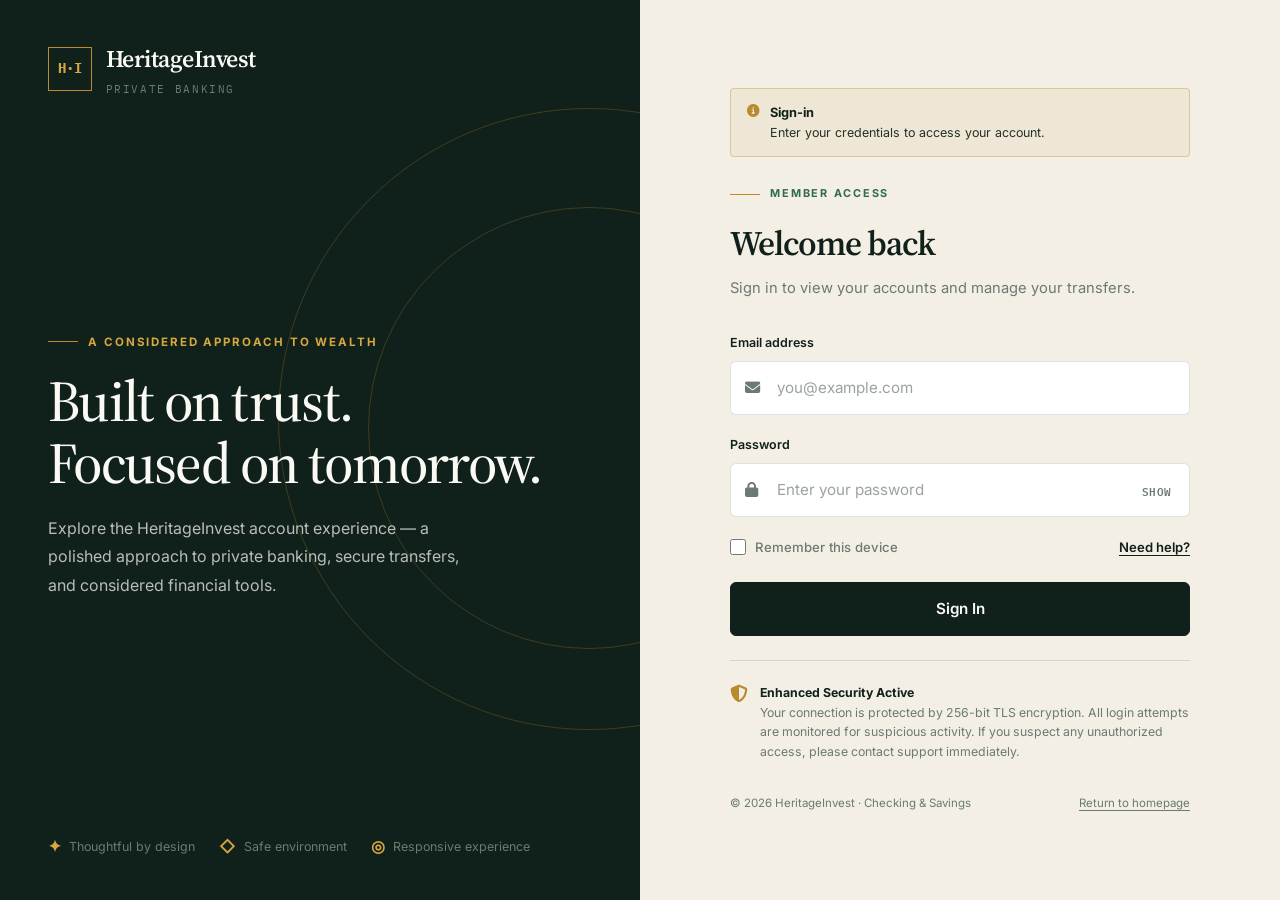
<file: transactions.html>
<!DOCTYPE html>
<html lang="en">

<head>
    <meta charset="UTF-8">
    <meta name="viewport"
        content="width=device-width, initial-scale=1.0, maximum-scale=5.0, user-scalable=yes, viewport-fit=cover">
    <title>Transactions · HeritageInvest</title>
    <link rel="preconnect" href="https://fonts.googleapis.com">
    <link rel="preconnect" href="https://fonts.gstatic.com" crossorigin>
    <link
        href="https://fonts.googleapis.com/css2?family=Source+Serif+4:opsz,wght@8..60,400;8..60,500;8..60,600;8..60,700&family=IBM+Plex+Mono:wght@400;500;600&family=Inter:wght@400;500;600;700&display=swap"
        rel="stylesheet">
    <link rel="stylesheet" href="https://cdnjs.cloudflare.com/ajax/libs/font-awesome/6.4.0/css/all.min.css">
    <link rel="icon" type="image/png"
        href="https://a.mktgcdn.com/p/trqY8cbRb9rpmzNBIHFEHxK3n0czpuAaJO27NrH_lzQ/1.0000/676x676.png">
    <style>
        :root {
            --ink: #10201B;
            --ink-soft: #1B2F27;
            --parchment: #F3EFE4;
            --parchment-deep: #EAE3D2;
            --bone: #FBF9F3;
            --brass: #B98A2E;
            --brass-bright: #D7A83F;
            --ledger-green: #2F6B4F;
            --ledger-red: #A24632;
            --charcoal: #23302B;
            --stone: #6B7A72;
            --hair: rgba(35, 48, 43, 0.14);
            --hair-dark: rgba(243, 239, 228, 0.16);
            --shadow-card: 0 1px 2px rgba(16, 32, 27, 0.06), 0 8px 24px rgba(16, 32, 27, 0.06);
            --shadow-lift: 0 20px 45px rgba(16, 32, 27, 0.16);
            --ease: cubic-bezier(0.22, 1, 0.36, 1);
        }

        * {
            margin: 0;
            padding: 0;
            box-sizing: border-box;
        }

        html {
            scroll-behavior: smooth;
        }

        body {
            font-family: 'Inter', sans-serif;
            color: var(--charcoal);
            background: var(--parchment);
            line-height: 1.6;
            overflow-x: hidden;
            min-height: 100vh;
            -webkit-tap-highlight-color: transparent;
            -webkit-font-smoothing: antialiased;
        }

        h1,
        h2,
        h3,
        h4 {
            font-family: 'Source Serif 4', serif;
            font-weight: 600;
            letter-spacing: -0.01em;
        }

        .mono {
            font-family: 'IBM Plex Mono', monospace;
        }

        a {
            color: inherit;
            text-decoration: none;
        }

        ::selection {
            background: var(--brass);
            color: var(--ink);
        }

        :focus-visible {
            outline: 2px solid var(--brass);
            outline-offset: 2px;
        }

        /* Loader */
        .premium-loader {
            position: fixed;
            inset: 0;
            background: var(--ink);
            z-index: 9999;
            display: flex;
            align-items: center;
            justify-content: center;
            transition: opacity 0.6s var(--ease), visibility 0.6s var(--ease);
            pointer-events: all;
        }

        .premium-loader.fade-out {
            opacity: 0;
            visibility: hidden;
            pointer-events: none;
        }

        .loader-content {
            text-align: center;
        }

        .loader-logo {
            font-family: 'Source Serif 4', serif;
            font-size: 1.9rem;
            font-weight: 600;
            color: var(--bone);
            margin-bottom: 1.25rem;
        }

        .loader-logo .mark {
            color: var(--brass-bright);
            font-family: 'IBM Plex Mono', monospace;
            font-size: 1.1rem;
            margin-right: 0.6rem;
        }

        .loader-rule {
            width: 160px;
            height: 1px;
            background: var(--hair-dark);
            position: relative;
            margin: 0 auto;
            overflow: hidden;
        }

        .loader-rule::after {
            content: '';
            position: absolute;
            top: 0;
            left: -40%;
            width: 40%;
            height: 100%;
            background: var(--brass-bright);
            animation: loading 1.1s infinite;
        }

        @keyframes loading {
            0% {
                left: -40%;
            }

            100% {
                left: 100%;
            }
        }

        /* Layout */
        .dashboard-premium {
            display: flex;
            min-height: 100vh;
            position: relative;
        }

        .sidebar-premium {
            background: var(--ink);
            color: var(--bone);
            width: 280px;
            flex-shrink: 0;
            display: flex;
            flex-direction: column;
            border-right: 1px solid var(--hair-dark);
            transition: left 0.35s var(--ease);
            z-index: 1000;
        }

        .sidebar-brand {
            padding: 2rem 1.5rem 1.5rem;
            border-bottom: 1px solid var(--hair-dark);
            display: flex;
            align-items: center;
            gap: 0.6rem;
        }

        .brand-logo .mark {
            width: 38px;
            height: 38px;
            border: 1.5px solid var(--brass);
            display: flex;
            align-items: center;
            justify-content: center;
            font-family: 'IBM Plex Mono', monospace;
            font-size: 0.95rem;
            font-weight: 600;
            color: var(--brass);
        }

        .brand-logo span {
            font-family: 'Source Serif 4', serif;
            font-size: 1.35rem;
            font-weight: 600;
            color: var(--bone);
            margin-left: 0.6rem;
        }

        .brand-tag {
            font-family: 'IBM Plex Mono', monospace;
            font-size: 0.7rem;
            color: var(--stone);
            margin-top: 0.3rem;
        }

        .sidebar-nav-premium {
            flex: 1;
            padding: 1.5rem 0;
            overflow-y: auto;
            -webkit-overflow-scrolling: touch;
        }

        .nav-section {
            margin-bottom: 1.5rem;
        }

        .nav-section-title {
            font-family: 'IBM Plex Mono', monospace;
            font-size: 0.7rem;
            text-transform: uppercase;
            letter-spacing: 0.06em;
            color: var(--brass);
            padding: 0 1.5rem;
            margin-bottom: 0.5rem;
        }

        .nav-section ul {
            list-style: none;
        }

        .nav-section li a {
            display: flex;
            align-items: center;
            gap: 0.75rem;
            padding: 0.8rem 1.5rem;
            color: rgba(251, 249, 243, 0.7);
            font-weight: 500;
            font-size: 0.9rem;
            transition: background 0.2s var(--ease), color 0.2s var(--ease);
            -webkit-tap-highlight-color: rgba(185, 138, 46, 0.15);
            cursor: pointer;
        }

        .nav-section li a:hover,
        .nav-section li.active a {
            background: var(--ink-soft);
            color: var(--bone);
        }

        .nav-section li a i {
            width: 20px;
            text-align: center;
            font-size: 0.95rem;
        }

        .nav-badge {
            background: var(--brass);
            color: var(--ink);
            font-family: 'IBM Plex Mono', monospace;
            font-size: 0.65rem;
            padding: 0.15rem 0.5rem;
            border-radius: 20px;
            margin-left: auto;
        }

        .nav-amount {
            font-family: 'IBM Plex Mono', monospace;
            font-size: 0.8rem;
            color: var(--stone);
            margin-left: auto;
        }

        .sidebar-footer-premium {
            padding: 1.5rem;
            border-top: 1px solid var(--hair-dark);
            display: flex;
            align-items: center;
            gap: 0.75rem;
        }

        .user-avatar img {
            width: 38px;
            height: 38px;
            border-radius: 50%;
            object-fit: cover;
        }

        .user-details .user-name {
            font-weight: 600;
            font-size: 0.9rem;
        }

        .user-details .user-role {
            color: var(--stone);
            font-size: 0.75rem;
        }

        .user-actions {
            display: flex;
            gap: 0.5rem;
            margin-left: auto;
        }

        .icon-btn {
            background: none;
            border: 1px solid var(--hair-dark);
            color: var(--bone);
            width: 34px;
            height: 34px;
            display: flex;
            align-items: center;
            justify-content: center;
            cursor: pointer;
            transition: border-color 0.2s var(--ease), color 0.2s var(--ease);
            -webkit-tap-highlight-color: rgba(185, 138, 46, 0.2);
        }

        .icon-btn:hover {
            border-color: var(--brass);
            color: var(--brass);
        }

        /* Overlay */
        .sidebar-overlay {
            display: none;
            position: fixed;
            inset: 0;
            background: rgba(0, 0, 0, 0.5);
            z-index: 999;
            opacity: 0;
            transition: opacity 0.35s var(--ease);
            pointer-events: none;
            -webkit-tap-highlight-color: transparent;
        }

        .sidebar-overlay.active {
            display: block;
            opacity: 1;
            pointer-events: all;
        }

        /* Menu Toggle Button */
        .menu-toggle {
            display: none;
            background: var(--bone);
            border: 1.5px solid var(--hair);
            color: var(--ink);
            width: 44px;
            height: 44px;
            align-items: center;
            justify-content: center;
            font-size: 1.3rem;
            cursor: pointer;
            border-radius: 8px;
            flex-shrink: 0;
            transition: background 0.2s var(--ease), border-color 0.2s var(--ease), transform 0.15s var(--ease);
            -webkit-tap-highlight-color: rgba(16, 32, 27, 0.08);
            touch-action: manipulation;
            user-select: none;
            -webkit-user-select: none;
            position: relative;
            z-index: 10;
        }

        .menu-toggle:active {
            background: var(--parchment-deep);
            border-color: var(--ink);
            transform: scale(0.95);
        }

        .menu-toggle:hover {
            border-color: var(--ink);
            background: var(--parchment);
        }

        .main-content-premium {
            flex: 1;
            background: var(--parchment);
            padding: 1.5rem 2rem 2rem;
            overflow-y: auto;
            min-height: 100vh;
            -webkit-overflow-scrolling: touch;
        }

        .top-nav-premium {
            display: flex;
            align-items: center;
            justify-content: space-between;
            padding: 1rem 0;
            border-bottom: 1px solid var(--hair);
            margin-bottom: 2rem;
            flex-wrap: wrap;
            gap: 1rem;
        }

        .nav-left {
            display: flex;
            align-items: center;
            gap: 1rem;
        }

        .page-title h1 {
            font-size: 1.8rem;
            font-weight: 600;
            color: var(--ink);
        }

        .page-title p {
            color: var(--stone);
            font-size: 0.95rem;
        }

        .nav-right {
            display: flex;
            align-items: center;
            gap: 1rem;
            flex-wrap: wrap;
        }

        .search-bar {
            display: flex;
            align-items: center;
            background: var(--bone);
            border: 1px solid var(--hair);
            padding: 0.5rem 1rem;
            border-radius: 8px;
            gap: 0.5rem;
            min-width: 200px;
        }

        .search-bar i {
            color: var(--stone);
            font-size: 0.9rem;
        }

        .search-bar input {
            border: none;
            background: transparent;
            font-family: 'Inter', sans-serif;
            font-size: 0.9rem;
            outline: none;
            color: var(--charcoal);
            width: 100%;
        }

        .notification-btn,
        .support-btn {
            background: var(--bone);
            border: 1px solid var(--hair);
            width: 42px;
            height: 42px;
            display: flex;
            align-items: center;
            justify-content: center;
            position: relative;
            cursor: pointer;
            transition: border-color 0.2s var(--ease);
            border-radius: 8px;
            -webkit-tap-highlight-color: rgba(16, 32, 27, 0.08);
        }

        .notification-btn:hover,
        .support-btn:hover {
            border-color: var(--ink);
        }

        .notification-dot {
            position: absolute;
            top: 8px;
            right: 8px;
            width: 8px;
            height: 8px;
            background: var(--ledger-red);
            border-radius: 50%;
        }

        .support-btn {
            gap: 0.4rem;
            width: auto;
            padding: 0 1rem;
            font-weight: 500;
            font-size: 0.9rem;
        }

        .support-btn i {
            font-size: 1rem;
        }

        /* Filter bar */
        .filter-bar {
            display: flex;
            justify-content: space-between;
            align-items: center;
            margin-bottom: 2rem;
            flex-wrap: wrap;
            gap: 1rem;
        }

        .filter-tabs {
            display: flex;
            gap: 0;
            border-bottom: 1px solid var(--hair);
            overflow-x: auto;
            -webkit-overflow-scrolling: touch;
        }

        .filter-tab {
            padding: 0.8rem 1.5rem;
            background: transparent;
            border: none;
            font-family: 'IBM Plex Mono', monospace;
            font-size: 0.8rem;
            text-transform: uppercase;
            letter-spacing: 0.04em;
            color: var(--stone);
            cursor: pointer;
            border-bottom: 2px solid transparent;
            transition: all 0.2s var(--ease);
            white-space: nowrap;
            -webkit-tap-highlight-color: rgba(16, 32, 27, 0.08);
        }

        .filter-tab.active {
            color: var(--ink);
            border-bottom-color: var(--brass);
        }

        .filter-tab:hover {
            color: var(--ink);
        }

        .filter-actions {
            display: flex;
            gap: 0.75rem;
            align-items: center;
            flex-wrap: wrap;
        }

        .date-range {
            display: flex;
            align-items: center;
            gap: 0.5rem;
            background: var(--bone);
            border: 1px solid var(--hair);
            padding: 0.5rem 1rem;
            border-radius: 8px;
            cursor: pointer;
            color: var(--charcoal);
            font-size: 0.9rem;
        }

        .filter-btn {
            display: flex;
            align-items: center;
            gap: 0.4rem;
            background: var(--bone);
            border: 1px solid var(--hair);
            padding: 0.5rem 1rem;
            border-radius: 8px;
            font-weight: 500;
            font-size: 0.9rem;
            cursor: pointer;
            color: var(--charcoal);
            transition: border-color 0.2s var(--ease);
        }

        .filter-btn:hover {
            border-color: var(--ink);
        }

        /* Summary */
        .transactions-summary {
            display: grid;
            grid-template-columns: repeat(auto-fit, minmax(180px, 1fr));
            gap: 1rem;
            margin-bottom: 2rem;
        }

        .summary-stat {
            background: var(--bone);
            border: 1px solid var(--hair);
            padding: 1.2rem;
            display: flex;
            flex-direction: column;
            gap: 0.3rem;
            border-radius: 4px;
        }

        .summary-stat .stat-label {
            font-size: 0.8rem;
            color: var(--stone);
            text-transform: uppercase;
        }

        .summary-stat .stat-value {
            font-family: 'IBM Plex Mono', monospace;
            font-weight: 600;
            font-size: 1.2rem;
        }

        .summary-stat .stat-value.positive {
            color: var(--ledger-green);
        }

        .summary-stat .stat-value.negative {
            color: var(--ledger-red);
        }

        /* Transaction list */
        .transactions-list-premium {
            margin-bottom: 2rem;
        }

        .transaction-group {
            margin-bottom: 2rem;
        }

        .group-header {
            display: flex;
            justify-content: space-between;
            align-items: center;
            margin-bottom: 1rem;
        }

        .group-header h3 {
            font-size: 1.1rem;
            color: var(--ink);
        }

        .group-total {
            font-size: 0.85rem;
            color: var(--stone);
        }

        .transaction-item {
            display: flex;
            align-items: center;
            justify-content: space-between;
            background: var(--bone);
            border: 1px solid var(--hair);
            padding: 1rem;
            margin-bottom: 0.5rem;
            gap: 1rem;
            cursor: pointer;
            transition: border-color 0.2s var(--ease);
            border-radius: 4px;
        }

        .transaction-item:hover {
            border-color: var(--brass);
        }

        .transaction-icon {
            width: 40px;
            height: 40px;
            border-radius: 50%;
            background: var(--parchment);
            display: flex;
            align-items: center;
            justify-content: center;
            font-size: 1rem;
            color: var(--ink);
        }

        .transaction-details {
            flex: 1;
            min-width: 150px;
        }

        .transaction-main {
            display: flex;
            justify-content: space-between;
            align-items: baseline;
        }

        .transaction-name {
            font-weight: 600;
            font-size: 0.95rem;
        }

        .transaction-category {
            font-size: 0.75rem;
            color: var(--stone);
            background: var(--parchment-deep);
            padding: 0.15rem 0.5rem;
            border-radius: 4px;
        }

        .transaction-meta {
            display: flex;
            gap: 1rem;
            margin-top: 0.25rem;
            font-size: 0.8rem;
            color: var(--stone);
        }

        .transaction-amount {
            display: flex;
            flex-direction: column;
            align-items: flex-end;
            min-width: 80px;
        }

        .amount {
            font-family: 'IBM Plex Mono', monospace;
            font-weight: 600;
            font-size: 1rem;
        }

        .amount.positive {
            color: var(--ledger-green);
        }

        .amount.negative {
            color: var(--ledger-red);
        }

        .status-badge {
            font-size: 0.7rem;
            padding: 0.2rem 0.6rem;
            border-radius: 20px;
            text-transform: uppercase;
            font-family: 'IBM Plex Mono', monospace;
            margin-top: 0.3rem;
        }

        .status-badge.completed {
            background: rgba(47, 107, 79, 0.1);
            color: var(--ledger-green);
        }

        .status-badge.pending {
            background: rgba(185, 138, 46, 0.1);
            color: var(--brass);
        }

        .transaction-menu {
            background: none;
            border: none;
            color: var(--stone);
            cursor: pointer;
            font-size: 1rem;
        }

        /* Pagination */
        .pagination-premium {
            display: flex;
            justify-content: space-between;
            align-items: center;
            padding: 1rem 0;
            border-top: 1px solid var(--hair);
        }

        .page-nav {
            display: flex;
            align-items: center;
            gap: 0.4rem;
            background: var(--bone);
            border: 1px solid var(--hair);
            padding: 0.5rem 1rem;
            font-weight: 500;
            font-size: 0.9rem;
            cursor: pointer;
            color: var(--charcoal);
            transition: border-color 0.2s var(--ease);
            border-radius: 4px;
        }

        .page-nav.disabled {
            opacity: 0.5;
            pointer-events: none;
        }

        .page-nav:hover {
            border-color: var(--ink);
        }

        .page-numbers {
            display: flex;
            gap: 0.3rem;
        }

        .page-number {
            width: 36px;
            height: 36px;
            display: flex;
            align-items: center;
            justify-content: center;
            border: 1px solid var(--hair);
            background: var(--bone);
            font-weight: 500;
            cursor: pointer;
            transition: border-color 0.2s var(--ease);
            border-radius: 4px;
        }

        .page-number.active {
            background: var(--ink);
            color: var(--bone);
            border-color: var(--ink);
        }

        .page-number:hover:not(.active) {
            border-color: var(--ink);
        }

        .page-dots {
            display: flex;
            align-items: center;
            color: var(--stone);
        }

        /* Modal */
        .modal-premium {
            display: none;
            position: fixed;
            inset: 0;
            background: rgba(0, 0, 0, 0.5);
            z-index: 2000;
            align-items: center;
            justify-content: center;
            padding: 1rem;
        }

        .modal-premium.show {
            display: flex;
        }

        .modal-content {
            background: var(--bone);
            padding: 2rem;
            max-width: 500px;
            width: 100%;
            border-top: 3px solid var(--brass);
            box-shadow: var(--shadow-lift);
            border-radius: 4px;
            max-height: 90vh;
            overflow-y: auto;
        }

        .modal-header {
            display: flex;
            justify-content: space-between;
            align-items: center;
            margin-bottom: 1.5rem;
        }

        .modal-header h2 {
            font-size: 1.4rem;
        }

        .modal-close {
            background: none;
            border: none;
            color: var(--stone);
            font-size: 1.2rem;
            cursor: pointer;
            padding: 0.5rem;
            -webkit-tap-highlight-color: rgba(16, 32, 27, 0.08);
        }

        .modal-body {
            margin-bottom: 1.5rem;
        }

        .transaction-detail-card {
            display: flex;
            gap: 1.5rem;
            align-items: flex-start;
        }

        .detail-icon {
            width: 50px;
            height: 50px;
            border-radius: 50%;
            background: var(--parchment);
            display: flex;
            align-items: center;
            justify-content: center;
            font-size: 1.3rem;
            color: var(--ink);
            flex-shrink: 0;
        }

        .detail-rows {
            flex: 1;
        }

        .detail-row {
            display: flex;
            justify-content: space-between;
            align-items: baseline;
            padding: 0.5rem 0;
            border-bottom: 1px solid var(--hair);
            gap: 0.5rem;
            flex-wrap: wrap;
        }

        .detail-row .detail-label {
            font-size: 0.8rem;
            color: var(--stone);
        }

        .detail-row .detail-value {
            font-weight: 500;
            font-size: 0.95rem;
            word-break: break-word;
        }

        .detail-value.amount.negative {
            color: var(--ledger-red);
            font-weight: 600;
        }

        .detail-value.amount.positive {
            color: var(--ledger-green);
            font-weight: 600;
        }

        .copy-btn-small {
            background: none;
            border: none;
            color: var(--stone);
            cursor: pointer;
            margin-left: 0.5rem;
            font-size: 0.9rem;
        }

        .copy-btn-small:hover {
            color: var(--ink);
        }

        .modal-footer {
            display: flex;
            gap: 1rem;
            justify-content: flex-end;
            flex-wrap: wrap;
        }

        .btn-primary {
            padding: 0.7rem 1.5rem;
            background: var(--ink);
            color: var(--bone);
            border: 1px solid var(--ink);
            font-weight: 600;
            cursor: pointer;
            display: inline-flex;
            align-items: center;
            gap: 0.5rem;
            transition: background 0.2s var(--ease);
            border-radius: 4px;
        }

        .btn-primary:hover {
            background: var(--ink-soft);
        }

        .btn-secondary {
            padding: 0.7rem 1.5rem;
            background: transparent;
            border: 1px solid var(--hair);
            color: var(--charcoal);
            font-weight: 600;
            cursor: pointer;
            transition: border-color 0.2s var(--ease);
            border-radius: 4px;
        }

        .btn-secondary:hover {
            border-color: var(--ink);
        }

        /* Empty state */
        .empty-state {
            text-align: center;
            padding: 4rem 1rem;
            color: var(--stone);
        }

        .empty-state i {
            font-size: 3rem;
            display: block;
            margin-bottom: 1rem;
            opacity: 0.5;
        }

        /* Responsive */
        @media (max-width:1024px) {
            .sidebar-premium {
                position: fixed;
                left: -290px;
                top: 0;
                bottom: 0;
                height: 100vh;
                height: 100dvh;
                width: 280px;
                box-shadow: 4px 0 30px rgba(0, 0, 0, 0.3);
            }

            .sidebar-premium.active {
                left: 0;
            }

            .sidebar-overlay {
                display: block;
            }

            .menu-toggle {
                display: flex;
            }

            .main-content-premium {
                margin-left: 0;
                padding: 1rem;
                width: 100%;
            }

            .top-nav-premium {
                flex-direction: column;
                align-items: flex-start;
            }

            .nav-left {
                width: 100%;
            }

            .nav-right {
                width: 100%;
                justify-content: space-between;
            }

            .filter-bar {
                flex-direction: column;
                align-items: stretch;
            }

            .filter-actions {
                justify-content: space-between;
            }

            .transaction-item {
                flex-wrap: wrap;
            }

            .transaction-amount {
                flex-direction: row;
                align-items: center;
                gap: 0.5rem;
            }
        }

        @media (max-width:600px) {
            .main-content-premium {
                padding: 0.75rem;
            }

            .page-title h1 {
                font-size: 1.4rem;
            }

            .search-bar {
                min-width: 120px;
            }

            .filter-tab {
                padding: 0.6rem 0.8rem;
                font-size: 0.7rem;
            }

            .transaction-item {
                flex-direction: column;
                align-items: flex-start;
            }

            .transaction-amount {
                width: 100%;
                justify-content: space-between;
            }

            .pagination-premium {
                flex-direction: column;
                gap: 0.5rem;
            }

            .page-numbers {
                order: -1;
            }

            .transaction-detail-card {
                flex-direction: column;
            }
        }
    </style>
</head>

<body>
    <div class="premium-loader" id="premiumLoader">
        <div class="loader-content">
            <div class="loader-logo"><span class="mark">H·I</span>HeritageInvest</div>
            <div class="loader-rule"></div>
        </div>
    </div>

    <div class="dashboard-premium">
        <!-- Sidebar -->
        <aside class="sidebar-premium" id="sidebarPremium">
            <div class="sidebar-brand">
                <div class="brand-logo">
                    <span class="mark">H·I</span>
                    <span>HeritageInvest</span>
                </div>
                <div class="brand-tag">Private Banking</div>
            </div>
            <nav class="sidebar-nav-premium">
                <div class="nav-section">
                    <div class="nav-section-title">MAIN</div>
                    <ul>
                        <li><a href="dashboard.html"><i class="fas fa-chart-pie"></i><span>Dashboard</span></a></li>
                        <li class="active"><a href="transactions.html"><i
                                    class="fas fa-arrow-right-arrow-left"></i><span>Transactions</span><span
                                    class="nav-badge" id="txBadge">0</span></a></li>
                        <li><a href="transfer.html"><i class="fas fa-paper-plane"></i><span>Transfers</span></a></li>
                        <li><a href="statements.html"><i class="fas fa-file-invoice"></i><span>Statements</span></a>
                        </li>
                    </ul>
                </div>
                <div class="nav-section">
                    <div class="nav-section-title">ACCOUNTS</div>
                    <ul>
                        <li><a href="checking.html"><i class="fas fa-wallet"></i><span>Checking</span><span
                                    class="nav-amount" data-balance="checking">$0</span></a></li>
                        <li><a href="savings.html"><i class="fas fa-piggy-bank"></i><span>Savings</span><span
                                    class="nav-amount" data-balance="savings">$0</span></a></li>
                        <li><a href="investments.html"><i class="fas fa-chart-line"></i><span>Investments</span><span
                                    class="nav-amount" data-balance="investments">$0</span></a></li>
                    </ul>
                </div>
                <div class="nav-section">
                    <div class="nav-section-title">SERVICES</div>
                    <ul>
                        <li><a href="cards.html"><i class="fas fa-credit-card"></i><span>Cards</span></a></li>
                        <li><a href="paybills.html"><i class="fas fa-file-invoice-dollar"></i><span>Pay Bills</span></a>
                        </li>
                        <li><a href="settings.html"><i class="fas fa-gear"></i><span>Settings</span></a></li>
                    </ul>
                </div>
            </nav>
            <div class="sidebar-footer-premium">
                <div class="user-avatar"><img src="https://pbs.twimg.com/media/HVr9a6xW0AA2cn5?format=jpg&name=small"
                        alt="Robert Alexandre"></div>
                <div class="user-details">
                    <div class="user-name">Robert Alexandre</div>
                    <div class="user-role">Premium Member</div>
                </div>
                <div class="user-actions">

                    <button class="icon-btn" title="Settings" onclick="location.href='settings.html'"><i
                            class="fas fa-sliders-h"></i></button>
                    <button class="icon-btn" title="Logout" onclick="location.href='index.html'"><i
                            class="fas fa-sign-out-alt"></i></button>
                </div>
            </div>
        </aside>

        <div class="sidebar-overlay" id="sidebarOverlay" aria-hidden="true"></div>

        <!-- Main Content -->
        <main class="main-content-premium" id="mainContent">
            <header class="top-nav-premium">
                <div class="nav-left">
                    <button class="menu-toggle" id="menuToggle" type="button" aria-label="Toggle navigation menu"
                        aria-expanded="false">
                        <i class="fas fa-bars"></i>
                    </button>
                    <div class="page-title">
                        <h1>Transactions</h1>
                        <p>View and manage your transaction history</p>
                    </div>
                </div>
                <div class="nav-right">
                    <div class="search-bar">
                        <i class="fas fa-search"></i>
                        <input type="text" placeholder="Search transactions..." id="searchInput">
                    </div>
                    <button class="notification-btn" type="button"><i class="far fa-bell"></i><span
                            class="notification-dot"></span></button>
                    <button class="support-btn" type="button"><i
                            class="far fa-question-circle"></i><span>Help</span></button>
                </div>
            </header>

            <!-- Filter Bar -->
            <div class="filter-bar">
                <div class="filter-tabs" id="filterTabs">
                    <button class="filter-tab active" data-filter="all">All Transactions</button>
                    <button class="filter-tab" data-filter="income">Income</button>
                    <button class="filter-tab" data-filter="expenses">Expenses</button>
                    <button class="filter-tab" data-filter="transfers">Transfers</button>
                    <button class="filter-tab" data-filter="pending">Pending</button>
                </div>
                <div class="filter-actions">
                    <div class="date-range">
                        <i class="far fa-calendar"></i>
                        <span>Last 30 days</span>
                        <i class="fas fa-chevron-down"></i>
                    </div>
                    <button class="filter-btn" onclick="alert('Demo: export not wired up yet')"><i
                            class="fas fa-download"></i>Export</button>
                    <button class="filter-btn" onclick="alert('Demo: filters not wired up yet')"><i
                            class="fas fa-filter"></i>Filter</button>
                </div>
            </div>

            <!-- Summary -->
            <div class="transactions-summary">
                <div class="summary-stat">
                    <span class="stat-label">Total Inflow</span>
                    <span class="stat-value positive" id="totalInflow">+$0.00</span>
                </div>
                <div class="summary-stat">
                    <span class="stat-label">Total Outflow</span>
                    <span class="stat-value negative" id="totalOutflow">-$0.00</span>
                </div>
                <div class="summary-stat">
                    <span class="stat-label">Net Change</span>
                    <span class="stat-value positive" id="netChange">+$0.00</span>
                </div>
                <div class="summary-stat">
                    <span class="stat-label">Transactions</span>
                    <span class="stat-value" id="txCount">0</span>
                </div>
            </div>

            <!-- Transactions List -->
            <div class="transactions-list-premium" id="transactionsList">
                <!-- Rendered by script -->
            </div>

            <!-- Pagination (visual only — page shows all rows) -->
            <div class="pagination-premium">
                <button class="page-nav disabled"><i class="fas fa-chevron-left"></i>Previous</button>
                <div class="page-numbers">
                    <button class="page-number active">1</button>
                </div>
                <button class="page-nav disabled">Next<i class="fas fa-chevron-right"></i></button>
            </div>
        </main>
    </div>

    <!-- Transaction Details Modal -->
    <div class="modal-premium" id="transactionModal">
        <div class="modal-content">
            <div class="modal-header">
                <h2>Transaction Details</h2>
                <button class="modal-close" onclick="closeTransactionModal()"><i class="fas fa-times"></i></button>
            </div>
            <div class="modal-body">
                <div class="transaction-detail-card">
                    <div class="detail-icon transfer" id="detailIcon"><i class="fas fa-arrow-right"></i></div>
                    <div class="detail-rows" id="detailRows">
                        <!-- Populated dynamically -->
                    </div>
                </div>
            </div>
            <div class="modal-footer">
                <button class="btn-secondary" onclick="downloadReceipt()"><i class="fas fa-download"></i>Download
                    Receipt</button>
                <button class="btn-primary" onclick="closeTransactionModal()">Close</button>
            </div>
        </div>
    </div>

    <!-- ============================================================
         Shared demo state module
         ============================================================ -->
    <script src="bank-demo.js"></script>
    <script src="bank-idle.js"></script>

    <!-- ============================================================
         Transactions page wiring
         ============================================================ -->
    <script>
        (function () {
            // ---------- Inline fallback if bank-demo.js failed to load ----------
            if (typeof window.BankDemo === 'undefined') {
                console.warn('[transactions] bank-demo.js not loaded — using inline fallback.');
                (function () {
                    const KEY = 'heritage_demo_state_v1';
                    const defaultState = () => ({
                        accounts: {
                            checking: { label: 'Checking', balance: 645432.10 },
                            savings: { label: 'Savings', balance: 215678.90 },
                            credit: { label: 'Premium Credit', balance: 28234.56 },
                            investments: { label: 'Investments', balance: 3456789.00 },
                            stocks: { label: 'Stocks', balance: 2700000.50 },
                            etf: { label: 'ETF', balance: 759058.87 }
                        },
                        transactions: [],
                        dailyUsed: 250,
                        dailyLimit: 25000,
                        perTxnLimit: 10000
                    });
                    const load = () => {
                        try { const r = localStorage.getItem(KEY); return r ? JSON.parse(r) : defaultState(); }
                        catch (_) { return defaultState(); }
                    };
                    const save = s => localStorage.setItem(KEY, JSON.stringify(s));
                    let state = load();
                    const fmt = n => '$' + Number(n).toLocaleString('en-US', { minimumFractionDigits: 2, maximumFractionDigits: 2 });
                    const fmtShort = n => '$' + Math.round(n).toLocaleString('en-US');
                    const totalBalance = () => state.accounts.checking.balance + state.accounts.savings.balance + state.accounts.investments.balance;

                    function refreshUI() {
                        document.querySelectorAll('[data-balance]').forEach(el => {
                            const k = el.getAttribute('data-balance');
                            if (state.accounts[k]) el.textContent = fmt(state.accounts[k].balance);
                        });
                        document.querySelectorAll('[data-balance-total]').forEach(el => {
                            el.textContent = fmt(totalBalance());
                        });
                        const navMap = { 'checking.html': 'checking', 'savings.html': 'savings', 'investments.html': 'investments' };
                        Object.entries(navMap).forEach(([href, k]) => {
                            document.querySelectorAll('a[href$="' + href + '"] .nav-amount').forEach(el => {
                                el.textContent = fmtShort(state.accounts[k].balance);
                            });
                        });
                    }
                    function transfer(p) {
                        const { fromAccount, recipient, bankName, accountNumber, routing, amount, description } = p;
                        if (!recipient) throw new Error('Missing recipient.');
                        if (!Number.isFinite(amount) || amount <= 0) throw new Error('Invalid amount.');
                        if (amount > state.perTxnLimit) throw new Error('Exceeds per-transaction limit.');
                        if (state.dailyUsed + amount > state.dailyLimit) throw new Error('Exceeds daily limit.');
                        const acc = state.accounts[fromAccount];
                        if (!acc) throw new Error('Unknown source account.');
                        if (acc.balance < amount) throw new Error('Insufficient funds.');
                        acc.balance -= amount;
                        state.dailyUsed += amount;
                        state.transactions.unshift({
                            id: 'TX' + Date.now(), ts: new Date().toISOString(),
                            from: fromAccount, to: recipient, bank: bankName,
                            account: '****' + String(accountNumber).slice(-4),
                            routing, amount, description: description || '—', status: 'completed'
                        });
                        save(state);
                        return state.transactions[0];
                    }
                    function reset() { state = defaultState(); save(state); refreshUI(); }
                    window.addEventListener('storage', e => {
                        if (e.key === KEY && e.newValue) { state = JSON.parse(e.newValue); refreshUI(); }
                    });
                    window.BankDemo = {
                        getState: () => structuredClone(state),
                        refreshUI, transfer, reset, totalBalance
                    };
                })();
            }

            // ---------- Baseline demo history (static, so page never looks empty) ----------
            const BASELINE_TRANSACTIONS = [
                { id: 'TRX-20260315-001', ts: '2026-03-15T09:42:00Z', type: 'transfer', category: 'Transfer', name: 'Transfer to Sarah Johnson', account: 'Checking ****5872', amount: -250.00, status: 'completed', bank: 'Chase Bank', reference: 'REF-88756442', to: 'Sarah Johnson (****4567)' },
                { id: 'TRX-20260315-002', ts: '2026-03-15T08:00:00Z', type: 'deposit', category: 'Income', name: 'Salary Deposit - ABC Corp', account: 'Checking ****5872', amount: 3500.00, status: 'completed', bank: 'ABC Corp Payroll', reference: 'REF-88756111', to: 'Checking Account' },
                { id: 'TRX-20260314-001', ts: '2026-03-14T15:15:00Z', type: 'payment', category: 'Shopping', name: 'Amazon.com', account: 'Checking ****9432', amount: -89.99, status: 'completed', bank: 'Amazon', reference: 'REF-88755001', to: 'Amazon.com' },
                { id: 'TRX-20260314-002', ts: '2026-03-14T19:30:00Z', type: 'payment', category: 'Dining', name: 'The Italian Restaurant', account: 'Checking ****2321', amount: -78.50, status: 'completed', bank: 'Italian Restaurant', reference: 'REF-88755002', to: 'The Italian Restaurant' },
                { id: 'TRX-20260312-001', ts: '2026-03-12T10:00:00Z', type: 'bill', category: 'Utilities', name: 'Electric Company', account: 'Checking ****5972', amount: -145.67, status: 'pending', bank: 'Electric Company', reference: 'REF-88754001', to: 'Electric Company' },
                { id: 'TRX-20260310-001', ts: '2026-03-10T14:20:00Z', type: 'transfer', category: 'Transfer', name: 'Transfer to John Smith', account: 'Savings ****1234', amount: -500.00, status: 'completed', bank: 'Bank of America', reference: 'REF-88753001', to: 'John Smith (****9876)' },
                { id: 'TRX-20260309-001', ts: '2026-03-09T11:45:00Z', type: 'payment', category: 'Shopping', name: 'Walmart Supercenter', account: 'Checking ****9432', amount: -120.75, status: 'completed', bank: 'Walmart', reference: 'REF-88752001', to: 'Walmart Supercenter' },
                { id: 'TRX-20260308-001', ts: '2026-03-08T16:30:00Z', type: 'bill', category: 'Internet & Cable', name: 'Comcast Cable Co.', account: 'Checking ****5972', amount: -89.99, status: 'completed', bank: 'Comcast Cable Co.', reference: 'REF-88751001', to: 'Comcast Cable Co.' },
                { id: 'TRX-20260307-001', ts: '2026-03-07T09:15:00Z', type: 'deposit', category: 'Income', name: 'Freelance Payment - XYZ Design Studio', account: 'Checking ****5872', amount: 750.00, status: 'completed', bank: 'XYZ Design Studio Payroll', reference: 'REF-88750001', to: 'Checking Account' }];

            const fmt = n => '$' + Number(n).toLocaleString('en-US', { minimumFractionDigits: 2, maximumFractionDigits: 2 });
            const escapeHtml = s => String(s ?? '').replace(/[&<>"']/g, c => ({ '&': '&amp;', '<': '&lt;', '>': '&gt;', '"': '&quot;', "'": '&#39;' }[c]));

            // ---------- Build a unified transaction list ----------
            function getAllTransactions() {
                const state = BankDemo.getState();
                const live = (state.transactions || []).map(tx => ({
                    id: tx.id,
                    ts: tx.ts,
                    type: 'transfer',
                    category: 'Transfer',
                    name: 'Transfer to ' + (tx.to || 'recipient'),
                    account: (tx.from === 'savings' ? 'Savings' : tx.from === 'credit' ? 'Premium Credit' : 'Checking') + ' · ' + (tx.account || ''),
                    amount: -Math.abs(tx.amount || 0),
                    status: 'completed',
                    bank: tx.bank || '',
                    reference: tx.id,
                    to: (tx.to || '') + ' (' + (tx.account || '') + ')',
                    description: tx.description || ''
                }));

                // Combine live + baseline, sorted newest first
                const all = [...live, ...BASELINE_TRANSACTIONS];
                all.sort((a, b) => new Date(b.ts) - new Date(a.ts));
                return all;
            }

            // ---------- Filters ----------
            let currentFilter = 'all';
            let currentSearch = '';

            function matchesFilter(tx, filter) {
                if (filter === 'all') return true;
                if (filter === 'income') return tx.amount > 0;
                if (filter === 'expenses') return tx.amount < 0 && tx.category !== 'Transfer';
                if (filter === 'transfers') return tx.category === 'Transfer';
                if (filter === 'pending') return tx.status === 'pending';
                return true;
            }

            function matchesSearch(tx, q) {
                if (!q) return true;
                const needle = q.toLowerCase();
                return (
                    (tx.name || '').toLowerCase().includes(needle) ||
                    (tx.category || '').toLowerCase().includes(needle) ||
                    (tx.account || '').toLowerCase().includes(needle) ||
                    (tx.bank || '').toLowerCase().includes(needle) ||
                    (tx.id || '').toLowerCase().includes(needle)
                );
            }

            // ---------- Group by date ----------
            function groupByDate(list) {
                const groups = {};
                list.forEach(tx => {
                    const d = new Date(tx.ts);
                    const key = d.toISOString().slice(0, 10);
                    if (!groups[key]) groups[key] = [];
                    groups[key].push(tx);
                });
                // Return sorted by date desc
                return Object.entries(groups).sort((a, b) => b[0].localeCompare(a[0]));
            }

            function dateLabel(isoDate) {
                const d = new Date(isoDate + 'T00:00:00Z');
                const today = new Date();
                const yesterday = new Date();
                yesterday.setDate(today.getDate() - 1);

                const sameDay = (a, b) =>
                    a.getUTCFullYear() === b.getUTCFullYear() &&
                    a.getUTCMonth() === b.getUTCMonth() &&
                    a.getUTCDate() === b.getUTCDate();

                if (sameDay(d, today)) return 'Today';
                if (sameDay(d, yesterday)) return 'Yesterday';
                return d.toLocaleDateString('en-US', { month: 'long', day: 'numeric', year: 'numeric', timeZone: 'UTC' });
            }

            function timeLabel(iso) {
                return new Date(iso).toLocaleTimeString('en-US', { hour: 'numeric', minute: '2-digit' });
            }

            // ---------- Icon for transaction type ----------
            function iconFor(tx) {
                if (tx.type === 'deposit') return { cls: 'deposit', icon: 'fa-arrow-down' };
                if (tx.type === 'transfer') return { cls: 'transfer', icon: 'fa-arrow-right' };
                if (tx.type === 'bill') return { cls: 'bill', icon: 'fa-bolt' };
                return { cls: 'payment', icon: 'fa-shopping-cart' };
            }

            // ---------- Render ----------
            let ALL_TRANSACTIONS = [];

            function render() {
                const listEl = document.getElementById('transactionsList');

                // Filter
                ALL_TRANSACTIONS = getAllTransactions();
                const filtered = ALL_TRANSACTIONS.filter(tx =>
                    matchesFilter(tx, currentFilter) && matchesSearch(tx, currentSearch)
                );

                // Summary (from the full list, not the filtered list, so totals don't jump)
                let inflow = 0, outflow = 0;
                ALL_TRANSACTIONS.forEach(tx => {
                    if (tx.amount > 0) inflow += tx.amount;
                    else if (tx.amount < 0) outflow += Math.abs(tx.amount);
                });
                const net = inflow - outflow;

                document.getElementById('totalInflow').textContent = '+' + fmt(inflow);
                document.getElementById('totalOutflow').textContent = '-' + fmt(outflow);
                const netEl = document.getElementById('netChange');
                netEl.textContent = (net >= 0 ? '+' : '-') + fmt(Math.abs(net));
                netEl.classList.toggle('positive', net >= 0);
                netEl.classList.toggle('negative', net < 0);
                document.getElementById('txCount').textContent = ALL_TRANSACTIONS.length;
                document.getElementById('txBadge').textContent = ALL_TRANSACTIONS.length;

                // Sidebar balances
                BankDemo.refreshUI();

                if (!filtered.length) {
                    listEl.innerHTML = `
                    <div class="empty-state">
                        <i class="fas fa-inbox"></i>
                        <p style="font-weight:600; margin-bottom:0.5rem;">No transactions match your filter</p>
                        <p style="font-size:0.85rem;">Try a different tab or clear the search.</p>
                    </div>`;
                    return;
                }

                const groups = groupByDate(filtered);
                listEl.innerHTML = groups.map(([dateKey, txs]) => {
                    const label = dateLabel(dateKey);
                    const totalStr = txs.length + ' transaction' + (txs.length === 1 ? '' : 's');
                    return `
                    <div class="transaction-group">
                        <div class="group-header">
                            <h3>${escapeHtml(label)}</h3>
                            <span class="group-total">${totalStr}</span>
                        </div>
                        <div class="group-transactions">
                            ${txs.map(tx => {
                        const ic = iconFor(tx);
                        const amtCls = tx.amount >= 0 ? 'positive' : 'negative';
                        const amtStr = (tx.amount >= 0 ? '+' : '-') + fmt(Math.abs(tx.amount));
                        return `
                                    <div class="transaction-item" data-tx-id="${escapeHtml(tx.id)}">
                                        <div class="transaction-icon ${ic.cls}"><i class="fas ${ic.icon}"></i></div>
                                        <div class="transaction-details">
                                            <div class="transaction-main">
                                                <span class="transaction-name">${escapeHtml(tx.name)}</span>
                                                <span class="transaction-category">${escapeHtml(tx.category)}</span>
                                            </div>
                                            <div class="transaction-meta">
                                                <span class="transaction-time">${timeLabel(tx.ts)}</span>
                                                <span class="transaction-account">${escapeHtml(tx.account)}</span>
                                            </div>
                                        </div>
                                        <div class="transaction-amount">
                                            <span class="amount ${amtCls}">${amtStr}</span>
                                            <span class="status-badge ${tx.status}">${tx.status}</span>
                                        </div>
                                        <button class="transaction-menu" onclick="event.stopPropagation(); alert('Transaction options would appear here')"><i class="fas fa-ellipsis-v"></i></button>
                                    </div>`;
                    }).join('')}
                        </div>
                    </div>`;
                }).join('');

                // Wire up click handlers for the newly-rendered rows
                document.querySelectorAll('#transactionsList .transaction-item').forEach(item => {
                    item.addEventListener('click', function (e) {
                        if (e.target.closest('.transaction-menu')) return;
                        openTransactionModal(this.getAttribute('data-tx-id'));
                    });
                });
            }

            // ---------- Detail modal ----------
            function openTransactionModal(txId) {
                const tx = ALL_TRANSACTIONS.find(t => t.id === txId);
                if (!tx) return;

                const ic = iconFor(tx);
                const iconEl = document.getElementById('detailIcon');
                iconEl.className = 'detail-icon ' + ic.cls;
                iconEl.innerHTML = '<i class="fas ' + ic.icon + '"></i>';

                const amtCls = tx.amount >= 0 ? 'positive' : 'negative';
                const amtStr = (tx.amount >= 0 ? '+' : '-') + fmt(Math.abs(tx.amount));
                const dt = new Date(tx.ts);
                const dateStr = dt.toLocaleDateString('en-US', { month: 'long', day: 'numeric', year: 'numeric' });
                const timeStr = dt.toLocaleTimeString('en-US', { hour: 'numeric', minute: '2-digit' });

                document.getElementById('detailRows').innerHTML = `
                <div class="detail-row">
                    <span class="detail-label">Transaction ID</span>
                    <span class="detail-value mono">${escapeHtml(tx.id)}
                        <button class="copy-btn-small" onclick="copyText('${escapeHtml(tx.id)}', this)"><i class="fas fa-copy"></i></button>
                    </span>
                </div>
                <div class="detail-row"><span class="detail-label">Description</span><span class="detail-value">${escapeHtml(tx.name)}</span></div>
                <div class="detail-row"><span class="detail-label">Date &amp; Time</span><span class="detail-value">${escapeHtml(dateStr)} · ${escapeHtml(timeStr)}</span></div>
                <div class="detail-row"><span class="detail-label">Amount</span><span class="detail-value amount ${amtCls}">${amtStr}</span></div>
                <div class="detail-row"><span class="detail-label">Status</span><span class="detail-value"><span class="status-badge ${tx.status}">${tx.status}</span></span></div>
                <div class="detail-row"><span class="detail-label">Account</span><span class="detail-value">${escapeHtml(tx.account)}</span></div>
                <div class="detail-row"><span class="detail-label">To</span><span class="detail-value">${escapeHtml(tx.to || '—')}</span></div>
                <div class="detail-row"><span class="detail-label">Bank</span><span class="detail-value">${escapeHtml(tx.bank || '—')}</span></div>
                <div class="detail-row"><span class="detail-label">Reference</span><span class="detail-value mono">${escapeHtml(tx.reference || tx.id)}</span></div>
            `;

                document.getElementById('transactionModal').classList.add('show');
            }

            window.closeTransactionModal = function () {
                document.getElementById('transactionModal').classList.remove('show');
            };

            window.downloadReceipt = function () {
                alert('Demo: receipt download would start');
            };

            window.copyText = function (text, btn) {
                if (navigator.clipboard) navigator.clipboard.writeText(text);
                const original = btn.innerHTML;
                btn.innerHTML = '<i class="fas fa-check"></i>';
                setTimeout(() => btn.innerHTML = original, 1500);
            };

            window.addEventListener('click', e => {
                const modal = document.getElementById('transactionModal');
                if (e.target === modal) modal.classList.remove('show');
            });

            // ---------- Filter tabs ----------
            document.querySelectorAll('.filter-tab').forEach(tab => {
                tab.addEventListener('click', function () {
                    document.querySelectorAll('.filter-tab').forEach(t => t.classList.remove('active'));
                    this.classList.add('active');
                    currentFilter = this.getAttribute('data-filter') || 'all';
                    render();
                });
            });

            // ---------- Search ----------
            const searchInput = document.getElementById('searchInput');
            if (searchInput) {
                searchInput.addEventListener('input', function (e) {
                    currentSearch = e.target.value.trim();
                    render();
                });
            }

            // ---------- Boot ----------
            function refreshTransactionsPage() {
                render();
            }

            if (document.readyState === 'loading') {
                document.addEventListener('DOMContentLoaded', refreshTransactionsPage);
            } else {
                refreshTransactionsPage();
            }

            window.addEventListener('storage', e => {
                if (e.key === 'heritage_demo_state_v1') refreshTransactionsPage();
            });

            window.addEventListener('focus', () => {
                try { refreshTransactionsPage(); } catch (_) { }
            });

            window.__refreshTransactions = refreshTransactionsPage;

            // ---------- Mobile menu ----------
            (function () {
                const menuToggle = document.getElementById('menuToggle');
                const sidebar = document.getElementById('sidebarPremium');
                const overlay = document.getElementById('sidebarOverlay');
                if (!menuToggle || !sidebar || !overlay) return;
                let isMenuOpen = false;
                function toggleMenu(show) {
                    if (typeof show !== 'boolean') show = !isMenuOpen;
                    isMenuOpen = show;
                    sidebar.classList.toggle('active', show);
                    overlay.classList.toggle('active', show);
                    menuToggle.setAttribute('aria-expanded', show ? 'true' : 'false');
                    overlay.setAttribute('aria-hidden', show ? 'false' : 'true');
                    document.body.style.overflow = show ? 'hidden' : '';
                }
                function handleToggleInteraction(e) { e.preventDefault(); e.stopPropagation(); toggleMenu(); }
                menuToggle.addEventListener('pointerdown', handleToggleInteraction, { passive: false });
                menuToggle.addEventListener('click', function (e) {
                    if (e.pointerType === 'touch' || e.pointerType === 'pen') return;
                    handleToggleInteraction(e);
                });
                menuToggle.addEventListener('touchstart', function (e) {
                    if (window.PointerEvent) return;
                    handleToggleInteraction(e);
                }, { passive: false });
                overlay.addEventListener('pointerdown', function (e) { if (isMenuOpen) { e.preventDefault(); toggleMenu(false); } });
                overlay.addEventListener('click', function (e) { if (isMenuOpen && (e.pointerType === 'mouse' || !window.PointerEvent)) toggleMenu(false); });
                sidebar.addEventListener('click', function (e) {
                    const link = e.target.closest('a');
                    if (link && isMenuOpen) {
                        e.preventDefault();
                        const href = link.getAttribute('href');
                        toggleMenu(false);
                        setTimeout(() => { if (href && href !== '#') window.location.href = href; }, 350);
                    }
                });
                document.addEventListener('keydown', function (e) {
                    if (e.key === 'Escape' && isMenuOpen) { toggleMenu(false); menuToggle.focus(); }
                });
                window.addEventListener('resize', function () {
                    if (window.innerWidth >= 1024 && isMenuOpen) toggleMenu(false);
                });
                let tsX = 0, tsY = 0;
                sidebar.addEventListener('touchstart', function (e) { tsX = e.changedTouches[0].screenX; tsY = e.changedTouches[0].screenY; }, { passive: true });
                sidebar.addEventListener('touchend', function (e) {
                    if (!isMenuOpen) return;
                    const dx = tsX - e.changedTouches[0].screenX;
                    if (dx > 60 && dx > Math.abs(tsY - e.changedTouches[0].screenY)) toggleMenu(false);
                });
            })();

            // ---------- Loader ----------
            setTimeout(() => {
                const loader = document.getElementById('premiumLoader');
                if (loader) { loader.classList.add('fade-out'); setTimeout(() => loader.remove(), 700); }
            }, 700);

            // Auth protection
            (function () {
                const auth = sessionStorage.getItem('nexusbank_auth');
                const expiry = sessionStorage.getItem('nexusbank_expiry');
                const token = sessionStorage.getItem('nexusbank_nav_token');

                const authed = auth === 'authenticated'
                    && expiry
                    && Number.isFinite(Number(expiry))
                    && Date.now() < Number(expiry);

                if (!authed || !token) {
                    sessionStorage.clear();
                    window.location.replace('login.html');
                    return;
                }

                // Consume the token — it can only be used for this one navigation.
                sessionStorage.removeItem('nexusbank_nav_token');

                sessionStorage.setItem('nexusbank_expiry', Date.now() + 3600000);
                let inactivityTimer;
                function resetInactivity() {
                    clearTimeout(inactivityTimer);
                    inactivityTimer = setTimeout(() => { sessionStorage.clear(); window.location.replace('login.html'); }, 900000);
                }
                ['mousedown', 'mousemove', 'keydown', 'scroll', 'touchstart', 'pointerdown'].forEach(e => document.addEventListener(e, resetInactivity, { passive: true }));
                resetInactivity();
            })();

            document.addEventListener('click', function (e) {
                const link = e.target.closest('a[href]');
                if (!link) return;
                const href = link.getAttribute('href');
                if (!href || href.startsWith('#') || href.startsWith('javascript:')) return;
                if (/^https?:\/\//i.test(href)) return;   // leave external links alone
                try {
                    const tok = (window.crypto && crypto.randomUUID)
                        ? crypto.randomUUID()
                        : 'tok-' + Date.now() + '-' + Math.random().toString(36).slice(2);
                    sessionStorage.setItem('nexusbank_nav_token', tok);
                } catch (_) { }
            });
        })();
    </script>
</body>

</html>
</file>
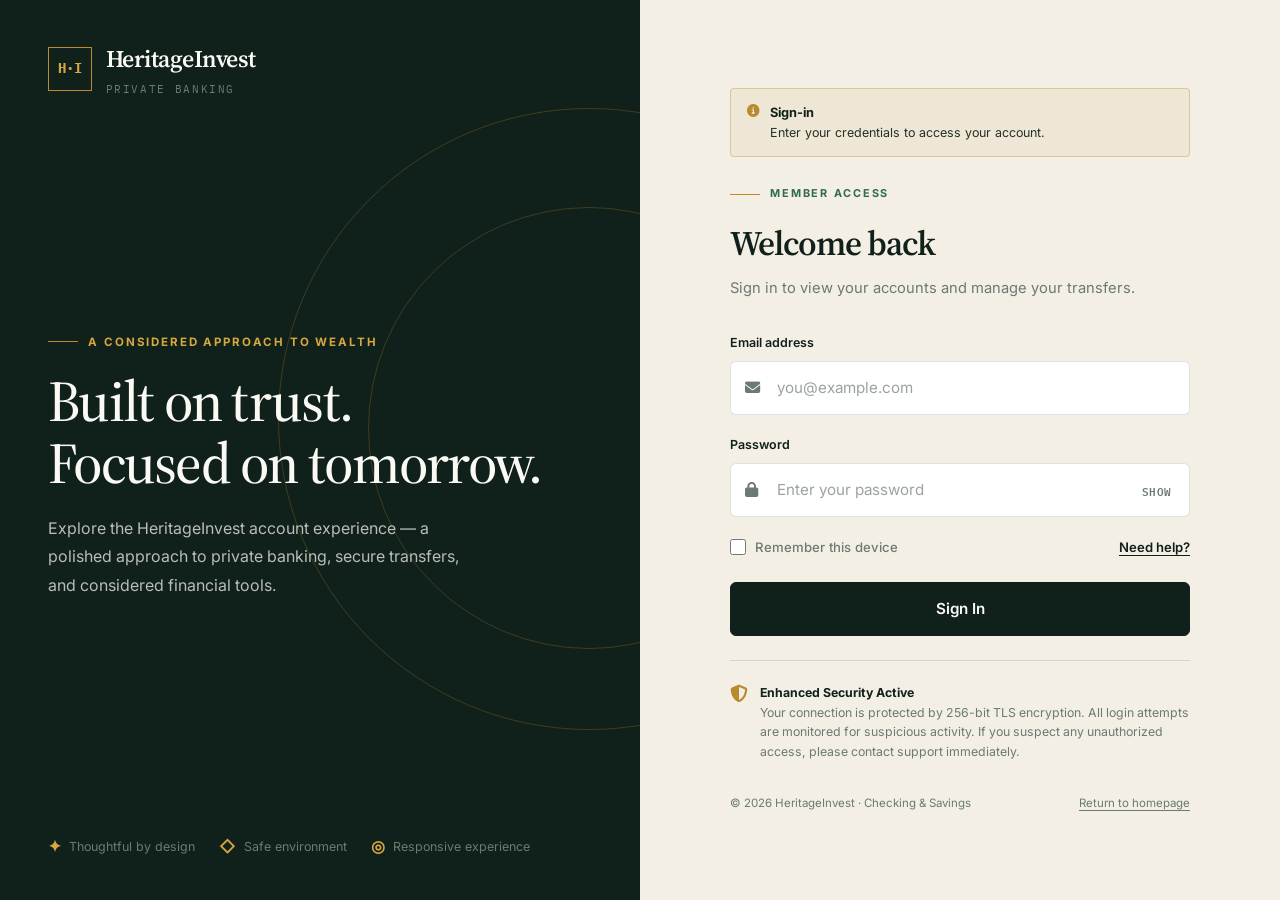
<file: transfer.html>
<!DOCTYPE html>
<html lang="en">

<head>
    <meta charset="UTF-8">
    <meta name="viewport"
        content="width=device-width, initial-scale=1.0, maximum-scale=5.0, user-scalable=yes, viewport-fit=cover">
    <title>Transfer Money · HeritageInvest</title>
    <link rel="preconnect" href="https://fonts.googleapis.com">
    <link rel="preconnect" href="https://fonts.gstatic.com" crossorigin>
    <link
        href="https://fonts.googleapis.com/css2?family=Source+Serif+4:opsz,wght@8..60,400;8..60,500;8..60,600;8..60,700&family=IBM+Plex+Mono:wght@400;500;600&family=Inter:wght@400;500;600;700&display=swap"
        rel="stylesheet">
    <link rel="stylesheet" href="https://cdnjs.cloudflare.com/ajax/libs/font-awesome/6.4.0/css/all.min.css">
    <link rel="icon" type="image/png"
        href="https://a.mktgcdn.com/p/trqY8cbRb9rpmzNBIHFEHxK3n0czpuAaJO27NrH_lzQ/1.0000/676x676.png">
    <style>
        :root {
            --ink: #10201B;
            --ink-soft: #1B2F27;
            --parchment: #F3EFE4;
            --parchment-deep: #EAE3D2;
            --bone: #FBF9F3;
            --brass: #B98A2E;
            --brass-bright: #D7A83F;
            --ledger-green: #2F6B4F;
            --ledger-red: #A24632;
            --charcoal: #23302B;
            --stone: #6B7A72;
            --hair: rgba(35, 48, 43, 0.14);
            --hair-dark: rgba(243, 239, 228, 0.16);
            --shadow-card: 0 1px 2px rgba(16, 32, 27, 0.06), 0 8px 24px rgba(16, 32, 27, 0.06);
            --shadow-lift: 0 20px 45px rgba(16, 32, 27, 0.16);
            --ease: cubic-bezier(0.22, 1, 0.36, 1);
        }

        * {
            margin: 0;
            padding: 0;
            box-sizing: border-box;
        }

        html {
            scroll-behavior: smooth;
        }

        body {
            font-family: 'Inter', sans-serif;
            color: var(--charcoal);
            background: var(--parchment);
            line-height: 1.6;
            overflow-x: hidden;
            min-height: 100vh;
            -webkit-tap-highlight-color: transparent;
            -webkit-font-smoothing: antialiased;
        }

        h1,
        h2,
        h3,
        h4 {
            font-family: 'Source Serif 4', serif;
            font-weight: 600;
            letter-spacing: -0.01em;
        }

        .mono {
            font-family: 'IBM Plex Mono', monospace;
        }

        a {
            color: inherit;
            text-decoration: none;
        }

        ::selection {
            background: var(--brass);
            color: var(--ink);
        }

        :focus-visible {
            outline: 2px solid var(--brass);
            outline-offset: 2px;
        }

        /* Loader */
        .premium-loader {
            position: fixed;
            inset: 0;
            background: var(--ink);
            z-index: 9999;
            display: flex;
            align-items: center;
            justify-content: center;
            transition: opacity 0.6s var(--ease), visibility 0.6s var(--ease);
            pointer-events: all;
        }

        .premium-loader.fade-out {
            opacity: 0;
            visibility: hidden;
            pointer-events: none;
        }

        .loader-content {
            text-align: center;
        }

        .loader-logo {
            font-family: 'Source Serif 4', serif;
            font-size: 1.9rem;
            font-weight: 600;
            color: var(--bone);
            margin-bottom: 1.25rem;
        }

        .loader-logo .mark {
            color: var(--brass-bright);
            font-family: 'IBM Plex Mono', monospace;
            font-size: 1.1rem;
            margin-right: 0.6rem;
        }

        .loader-rule {
            width: 160px;
            height: 1px;
            background: var(--hair-dark);
            position: relative;
            margin: 0 auto;
            overflow: hidden;
        }

        .loader-rule::after {
            content: '';
            position: absolute;
            top: 0;
            left: -40%;
            width: 40%;
            height: 100%;
            background: var(--brass-bright);
            animation: loading 1.1s infinite;
        }

        @keyframes loading {
            0% {
                left: -40%;
            }

            100% {
                left: 100%;
            }
        }

        /* Layout */
        .dashboard-premium {
            display: flex;
            min-height: 100vh;
            position: relative;
        }

        .sidebar-premium {
            background: var(--ink);
            color: var(--bone);
            width: 280px;
            flex-shrink: 0;
            display: flex;
            flex-direction: column;
            border-right: 1px solid var(--hair-dark);
            transition: left 0.35s var(--ease);
            z-index: 1000;
        }

        .sidebar-brand {
            padding: 2rem 1.5rem 1.5rem;
            border-bottom: 1px solid var(--hair-dark);
            display: flex;
            align-items: center;
            gap: 0.6rem;
        }

        .brand-logo .mark {
            width: 38px;
            height: 38px;
            border: 1.5px solid var(--brass);
            display: flex;
            align-items: center;
            justify-content: center;
            font-family: 'IBM Plex Mono', monospace;
            font-size: 0.95rem;
            font-weight: 600;
            color: var(--brass);
        }

        .brand-logo span {
            font-family: 'Source Serif 4', serif;
            font-size: 1.35rem;
            font-weight: 600;
            color: var(--bone);
            margin-left: 0.6rem;
        }

        .brand-tag {
            font-family: 'IBM Plex Mono', monospace;
            font-size: 0.7rem;
            color: var(--stone);
            margin-top: 0.3rem;
        }

        .sidebar-nav-premium {
            flex: 1;
            padding: 1.5rem 0;
            overflow-y: auto;
            -webkit-overflow-scrolling: touch;
        }

        .nav-section {
            margin-bottom: 1.5rem;
        }

        .nav-section-title {
            font-family: 'IBM Plex Mono', monospace;
            font-size: 0.7rem;
            text-transform: uppercase;
            letter-spacing: 0.06em;
            color: var(--brass);
            padding: 0 1.5rem;
            margin-bottom: 0.5rem;
        }

        .nav-section ul {
            list-style: none;
        }

        .nav-section li a {
            display: flex;
            align-items: center;
            gap: 0.75rem;
            padding: 0.8rem 1.5rem;
            color: rgba(251, 249, 243, 0.7);
            font-weight: 500;
            font-size: 0.9rem;
            transition: background 0.2s var(--ease), color 0.2s var(--ease);
            -webkit-tap-highlight-color: rgba(185, 138, 46, 0.15);
            cursor: pointer;
        }

        .nav-section li a:hover,
        .nav-section li.active a {
            background: var(--ink-soft);
            color: var(--bone);
        }

        .nav-section li a i {
            width: 20px;
            text-align: center;
            font-size: 0.95rem;
        }

        .nav-amount {
            font-family: 'IBM Plex Mono', monospace;
            font-size: 0.8rem;
            color: var(--stone);
            margin-left: auto;
        }

        .sidebar-footer-premium {
            padding: 1.5rem;
            border-top: 1px solid var(--hair-dark);
            display: flex;
            align-items: center;
            gap: 0.75rem;
        }

        .user-avatar img {
            width: 38px;
            height: 38px;
            border-radius: 50%;
            object-fit: cover;
        }

        .user-details .user-name {
            font-weight: 600;
            font-size: 0.9rem;
        }

        .user-details .user-role {
            color: var(--stone);
            font-size: 0.75rem;
        }

        .user-actions {
            display: flex;
            gap: 0.5rem;
            margin-left: auto;
        }

        .icon-btn {
            background: none;
            border: 1px solid var(--hair-dark);
            color: var(--bone);
            width: 34px;
            height: 34px;
            display: flex;
            align-items: center;
            justify-content: center;
            cursor: pointer;
            transition: border-color 0.2s var(--ease), color 0.2s var(--ease);
            -webkit-tap-highlight-color: rgba(185, 138, 46, 0.2);
        }

        .icon-btn:hover {
            border-color: var(--brass);
            color: var(--brass);
        }

        /* Overlay */
        .sidebar-overlay {
            display: none;
            position: fixed;
            inset: 0;
            background: rgba(0, 0, 0, 0.5);
            z-index: 999;
            opacity: 0;
            transition: opacity 0.35s var(--ease);
            pointer-events: none;
            -webkit-tap-highlight-color: transparent;
        }

        .sidebar-overlay.active {
            display: block;
            opacity: 1;
            pointer-events: all;
        }

        /* Menu Toggle Button */
        .menu-toggle {
            display: none;
            background: var(--bone);
            border: 1.5px solid var(--hair);
            color: var(--ink);
            width: 44px;
            height: 44px;
            align-items: center;
            justify-content: center;
            font-size: 1.3rem;
            cursor: pointer;
            border-radius: 8px;
            flex-shrink: 0;
            transition: background 0.2s var(--ease), border-color 0.2s var(--ease), transform 0.15s var(--ease);
            -webkit-tap-highlight-color: rgba(16, 32, 27, 0.08);
            touch-action: manipulation;
            user-select: none;
            -webkit-user-select: none;
            position: relative;
            z-index: 10;
        }

        .menu-toggle:active {
            background: var(--parchment-deep);
            border-color: var(--ink);
            transform: scale(0.95);
        }

        .menu-toggle:hover {
            border-color: var(--ink);
            background: var(--parchment);
        }

        .main-content-premium {
            flex: 1;
            background: var(--parchment);
            padding: 1.5rem 2rem 2rem;
            overflow-y: auto;
            min-height: 100vh;
            -webkit-overflow-scrolling: touch;
        }

        .top-nav-premium {
            display: flex;
            align-items: center;
            justify-content: space-between;
            padding: 1rem 0;
            border-bottom: 1px solid var(--hair);
            margin-bottom: 2rem;
            flex-wrap: wrap;
            gap: 1rem;
        }

        .nav-left {
            display: flex;
            align-items: center;
            gap: 1rem;
        }

        .page-title h1 {
            font-size: 1.8rem;
            font-weight: 600;
            color: var(--ink);
        }

        .page-title p {
            color: var(--stone);
            font-size: 0.95rem;
        }

        .nav-right {
            display: flex;
            align-items: center;
            gap: 1rem;
            flex-wrap: wrap;
        }

        .search-bar {
            display: flex;
            align-items: center;
            background: var(--bone);
            border: 1px solid var(--hair);
            padding: 0.5rem 1rem;
            border-radius: 8px;
            gap: 0.5rem;
            min-width: 200px;
        }

        .search-bar i {
            color: var(--stone);
            font-size: 0.9rem;
        }

        .search-bar input {
            border: none;
            background: transparent;
            font-family: 'Inter', sans-serif;
            font-size: 0.9rem;
            outline: none;
            color: var(--charcoal);
            width: 100%;
        }

        .notification-btn,
        .support-btn {
            background: var(--bone);
            border: 1px solid var(--hair);
            width: 42px;
            height: 42px;
            display: flex;
            align-items: center;
            justify-content: center;
            position: relative;
            cursor: pointer;
            transition: border-color 0.2s var(--ease);
            border-radius: 8px;
            -webkit-tap-highlight-color: rgba(16, 32, 27, 0.08);
        }

        .notification-btn:hover,
        .support-btn:hover {
            border-color: var(--ink);
        }

        .notification-dot {
            position: absolute;
            top: 8px;
            right: 8px;
            width: 8px;
            height: 8px;
            background: var(--ledger-red);
            border-radius: 50%;
        }

        .support-btn {
            gap: 0.4rem;
            width: auto;
            padding: 0 1rem;
            font-weight: 500;
            font-size: 0.9rem;
        }

        .support-btn i {
            font-size: 1rem;
        }

        /* Account selector bar */
        .account-selector-bar {
            display: flex;
            align-items: center;
            gap: 1.5rem;
            margin-bottom: 2rem;
            flex-wrap: wrap;
            background: var(--bone);
            border: 1px solid var(--hair);
            padding: 1rem 1.5rem;
            border-radius: 4px;
        }

        .selector-label {
            font-family: 'IBM Plex Mono', monospace;
            font-size: 0.75rem;
            text-transform: uppercase;
            color: var(--stone);
        }

        .account-pills {
            display: flex;
            gap: 0.75rem;
            flex-wrap: wrap;
        }

        .account-pill {
            display: flex;
            align-items: center;
            gap: 0.75rem;
            padding: 0.6rem 1rem;
            border: 1px solid var(--hair);
            cursor: pointer;
            transition: border-color 0.2s var(--ease);
            background: white;
            font-size: 0.9rem;
            border-radius: 4px;
        }

        .account-pill.active {
            border-color: var(--brass);
            background: rgba(185, 138, 46, 0.04);
        }

        .account-pill i {
            color: var(--brass);
        }

        .pill-label {
            font-weight: 600;
        }

        .pill-amount {
            font-family: 'IBM Plex Mono', monospace;
            font-size: 0.85rem;
            color: var(--stone);
        }

        .pill-badge {
            background: var(--parchment-deep);
            font-size: 0.7rem;
            padding: 0.15rem 0.5rem;
            border-radius: 4px;
        }

        /* Transfer grid */
        .transfer-grid {
            display: grid;
            grid-template-columns: 1.2fr 1fr;
            gap: 1.5rem;
        }

        .transfer-form-card {
            background: var(--bone);
            border: 1px solid var(--hair);
            padding: 2rem;
            border-top: 3px solid var(--brass);
            border-radius: 4px;
        }

        .form-header {
            display: flex;
            justify-content: space-between;
            align-items: center;
            margin-bottom: 2rem;
        }

        .form-header h2 {
            font-size: 1.4rem;
            color: var(--ink);
        }

        .form-badge {
            font-size: 0.75rem;
            background: var(--parchment-deep);
            padding: 0.2rem 0.6rem;
            border-radius: 4px;
        }

        /* Transfer Type cards */
        .transfer-type-grid {
            display: grid;
            grid-template-columns: repeat(2, 1fr);
            gap: 0.75rem;
            margin-bottom: 2rem;
        }

        .transfer-type-card {
            display: flex;
            align-items: flex-start;
            gap: 0.75rem;
            padding: 0.9rem 1rem;
            border: 1.5px solid var(--hair);
            background: white;
            border-radius: 4px;
            cursor: pointer;
            transition: border-color 0.2s var(--ease), background 0.2s var(--ease);
            -webkit-tap-highlight-color: rgba(185, 138, 46, 0.08);
        }

        .transfer-type-card:hover {
            border-color: var(--brass);
        }

        .transfer-type-card.active {
            border-color: var(--brass);
            background: rgba(185, 138, 46, 0.05);
            box-shadow: inset 0 0 0 1px var(--brass);
        }

        .transfer-type-card .tt-icon {
            flex-shrink: 0;
            width: 36px;
            height: 36px;
            border-radius: 50%;
            background: var(--parchment);
            display: flex;
            align-items: center;
            justify-content: center;
            color: var(--brass);
            font-size: 1rem;
        }

        .transfer-type-card .tt-body {
            flex: 1;
            min-width: 0;
        }

        .transfer-type-card .tt-title {
            font-weight: 600;
            font-size: 0.9rem;
            color: var(--ink);
            display: flex;
            align-items: center;
            gap: 0.4rem;
            margin-bottom: 0.15rem;
            flex-wrap: wrap;
        }

        .transfer-type-card .tt-desc {
            font-size: 0.75rem;
            color: var(--stone);
            line-height: 1.35;
        }

        .transfer-type-card .tt-badge {
            font-family: 'IBM Plex Mono', monospace;
            font-size: 0.65rem;
            padding: 0.1rem 0.4rem;
            border-radius: 3px;
            background: var(--parchment-deep);
            color: var(--ink);
            font-weight: 600;
            text-transform: uppercase;
        }

        .transfer-type-card .tt-badge.free {
            background: rgba(47, 107, 79, 0.12);
            color: var(--ledger-green);
        }

        .transfer-type-card .tt-badge.paid {
            background: rgba(185, 138, 46, 0.14);
            color: var(--brass);
        }

        @media (max-width: 640px) {
            .transfer-type-grid {
                grid-template-columns: 1fr;
            }
        }

        .form-section {
            margin-bottom: 2rem;
        }

        .form-section h3 {
            font-size: 1.1rem;
            color: var(--ink);
            margin-bottom: 1rem;
        }

        .form-row {
            display: flex;
            gap: 1.5rem;
            margin-bottom: 1.5rem;
            flex-wrap: wrap;
        }

        .form-group {
            flex: 1;
            min-width: 220px;
        }

        .form-group label {
            display: block;
            font-family: 'IBM Plex Mono', monospace;
            font-size: 0.7rem;
            text-transform: uppercase;
            letter-spacing: 0.04em;
            color: var(--stone);
            margin-bottom: 0.3rem;
        }

        .input-wrapper {
            position: relative;
            display: flex;
            align-items: center;
        }

        .input-wrapper i {
            position: absolute;
            left: 14px;
            color: var(--stone);
            font-size: 1rem;
            z-index: 1;
        }

        .form-group input,
        .form-group select {
            width: 100%;
            padding: 0.7rem 0.7rem 0.7rem 2.5rem;
            border: 1px solid var(--hair);
            font-family: 'Inter', sans-serif;
            font-size: 0.95rem;
            background: white;
            transition: border-color 0.2s var(--ease);
            border-radius: 4px;
        }

        .form-group input:focus {
            outline: none;
            border-color: var(--brass);
        }

        .bank-lookup-field input {
            padding-right: 90px !important;
        }

        .lookup-btn {
            position: absolute;
            right: 8px;
            top: 50%;
            transform: translateY(-50%);
            padding: 6px 16px;
            background: var(--ink);
            border: 1px solid var(--ink);
            color: var(--bone);
            font-size: 12px;
            font-weight: 600;
            cursor: pointer;
            transition: background 0.2s var(--ease);
            border-radius: 4px;
            z-index: 2;
        }

        .lookup-btn:hover {
            background: var(--ink-soft);
        }

        .lookup-btn:disabled {
            opacity: 0.6;
            cursor: not-allowed;
        }

        .format-hint {
            font-size: 0.75rem;
            color: var(--stone);
            margin-top: 4px;
        }

        .bank-info-display {
            margin-top: 12px;
            padding: 1rem;
            background: white;
            border: 1px solid var(--hair);
            display: none;
            border-radius: 4px;
        }

        .bank-info-display.show {
            display: block;
        }

        .bank-info-header {
            display: flex;
            align-items: center;
            gap: 0.75rem;
            margin-bottom: 0.75rem;
        }

        .bank-logo {
            width: 40px;
            height: 40px;
            background: var(--parchment);
            border: 1px solid var(--hair);
            display: flex;
            align-items: center;
            justify-content: center;
            color: var(--brass);
            font-size: 1.2rem;
            border-radius: 4px;
        }

        .bank-info h4 {
            font-size: 1rem;
            margin-bottom: 2px;
        }

        .bank-info p {
            font-size: 0.85rem;
            color: var(--stone);
        }

        .bank-details-grid {
            display: grid;
            grid-template-columns: repeat(2, 1fr);
            gap: 0.5rem;
        }

        .detail-label {
            font-size: 0.7rem;
            color: var(--stone);
            text-transform: uppercase;
        }

        .detail-value {
            font-size: 0.9rem;
            font-weight: 600;
        }

        .amount-input-wrapper {
            display: flex;
            align-items: center;
            border: 1px solid var(--hair);
            background: white;
            border-radius: 4px;
        }

        .amount-input-wrapper .currency-symbol {
            padding: 0.7rem 0.5rem 0.7rem 0.9rem;
            font-weight: 600;
            color: var(--stone);
        }

        .amount-input-wrapper input {
            border: none;
            flex: 1;
            padding: 0.7rem;
            font-family: 'IBM Plex Mono', monospace;
            font-size: 1.2rem;
            font-weight: 600;
            outline: none;
            background: transparent;
        }

        .transfer-options {
            margin-bottom: 1.5rem;
        }

        .checkbox-label {
            display: flex;
            align-items: center;
            gap: 0.5rem;
            margin-bottom: 0.5rem;
            cursor: pointer;
            font-size: 0.9rem;
        }

        .checkbox-label input[type="checkbox"] {
            accent-color: var(--brass);
            width: 18px;
            height: 18px;
        }

        /* Fee / Arrival / Total summary */
        .fee-summary {
            display: grid;
            grid-template-columns: 1fr 1fr 1fr;
            gap: 0;
            border: 1px solid var(--hair);
            border-radius: 4px;
            background: var(--parchment);
            margin-bottom: 1.5rem;
            overflow: hidden;
        }

        .fee-summary-cell {
            padding: 0.85rem 1rem;
            display: flex;
            flex-direction: column;
            gap: 0.15rem;
            border-right: 1px solid var(--hair);
        }

        .fee-summary-cell:last-child {
            border-right: none;
        }

        .fee-summary-cell .fs-label {
            font-family: 'IBM Plex Mono', monospace;
            font-size: 0.65rem;
            text-transform: uppercase;
            letter-spacing: 0.04em;
            color: var(--stone);
        }

        .fee-summary-cell .fs-value {
            font-family: 'IBM Plex Mono', monospace;
            font-size: 0.95rem;
            font-weight: 600;
            color: var(--ink);
        }

        .fee-summary-cell .fs-value.free {
            color: var(--ledger-green);
        }

        .fee-summary-cell .fs-value.paid {
            color: var(--ledger-red);
        }

        .fee-summary-cell .fs-sub {
            font-size: 0.7rem;
            color: var(--stone);
        }

        @media (max-width: 640px) {
            .fee-summary {
                grid-template-columns: 1fr;
            }

            .fee-summary-cell {
                border-right: none;
                border-bottom: 1px solid var(--hair);
            }

            .fee-summary-cell:last-child {
                border-bottom: none;
            }
        }

        .form-actions {
            display: flex;
            gap: 1rem;
            justify-content: flex-end;
        }

        .btn-primary {
            padding: 0.7rem 1.5rem;
            background: var(--ink);
            color: var(--bone);
            border: 1px solid var(--ink);
            font-weight: 600;
            cursor: pointer;
            display: inline-flex;
            align-items: center;
            gap: 0.5rem;
            transition: background 0.2s var(--ease);
            border-radius: 4px;
        }

        .btn-primary:hover {
            background: var(--ink-soft);
        }

        .btn-primary:disabled {
            opacity: 0.5;
            cursor: not-allowed;
        }

        .btn-secondary {
            padding: 0.7rem 1.5rem;
            background: transparent;
            border: 1px solid var(--hair);
            color: var(--charcoal);
            font-weight: 600;
            cursor: pointer;
            transition: border-color 0.2s var(--ease);
            border-radius: 4px;
        }

        .btn-secondary:hover {
            border-color: var(--ink);
        }

        /* Quick Info Column */
        .transfer-info-card {
            display: flex;
            flex-direction: column;
            gap: 1.5rem;
        }

        .info-widget {
            background: var(--bone);
            border: 1px solid var(--hair);
            padding: 1.5rem;
            border-radius: 4px;
        }

        .widget-header {
            display: flex;
            justify-content: space-between;
            align-items: center;
            margin-bottom: 1rem;
        }

        .widget-header h3 {
            font-size: 1rem;
        }

        .recipients-list {
            display: flex;
            flex-direction: column;
            gap: 0.5rem;
        }

        .recipient-item {
            display: flex;
            align-items: center;
            gap: 0.75rem;
            padding: 0.5rem 0;
            border-bottom: 1px solid var(--hair);
        }

        .recipient-item:last-child {
            border-bottom: none;
        }

        .recipient-avatar img {
            width: 36px;
            height: 36px;
            border-radius: 50%;
        }

        .recipient-details {
            flex: 1;
        }

        .recipient-name {
            font-weight: 600;
            font-size: 0.9rem;
        }

        .recipient-account {
            font-size: 0.8rem;
            color: var(--stone);
        }

        .recipient-action {
            background: none;
            border: 1px solid var(--hair);
            width: 34px;
            height: 34px;
            display: flex;
            align-items: center;
            justify-content: center;
            cursor: pointer;
            color: var(--ink);
            transition: border-color 0.2s var(--ease);
            border-radius: 4px;
        }

        .recipient-action:hover {
            border-color: var(--brass);
        }

        .limits-list {
            display: flex;
            flex-direction: column;
            gap: 0.5rem;
        }

        .limit-item {
            display: flex;
            justify-content: space-between;
            font-size: 0.9rem;
        }

        .limit-value {
            font-family: 'IBM Plex Mono', monospace;
            font-weight: 600;
        }

        .limit-progress {
            margin-top: 0.5rem;
        }

        .progress-label {
            display: flex;
            justify-content: space-between;
            font-size: 0.8rem;
            color: var(--stone);
        }

        .progress-bar {
            height: 6px;
            background: var(--parchment-deep);
            overflow: hidden;
            margin-top: 4px;
            border-radius: 3px;
        }

        .progress-fill {
            height: 100%;
            background: var(--brass);
            width: 1%;
        }

        .security-notice-widget {
            background: rgba(185, 138, 46, 0.04);
            border: 1px solid var(--hair);
            padding: 1rem;
            display: flex;
            align-items: center;
            gap: 0.75rem;
            border-radius: 4px;
        }

        .security-notice-widget i {
            color: var(--brass);
            font-size: 1.5rem;
        }

        /* Modals */
        .modal-premium {
            display: none;
            position: fixed;
            inset: 0;
            background: rgba(0, 0, 0, 0.5);
            z-index: 2000;
            align-items: center;
            justify-content: center;
            padding: 1rem;
        }

        .modal-premium.show {
            display: flex;
        }

        @keyframes modalFadeIn {
            from {
                opacity: 0;
                transform: scale(0.96) translateY(8px);
            }

            to {
                opacity: 1;
                transform: scale(1) translateY(0);
            }
        }

        @keyframes modalBackdropIn {
            from {
                opacity: 0;
            }

            to {
                opacity: 1;
            }
        }

        .modal-premium.show {
            animation: modalBackdropIn 0.2s var(--ease) both;
        }

        .modal-premium.show .modal-content {
            animation: modalFadeIn 0.28s var(--ease) both;
        }

        .modal-content {
            background: var(--bone);
            padding: 2rem;
            max-width: 500px;
            width: 100%;
            border-top: 3px solid var(--brass);
            box-shadow: var(--shadow-lift);
            border-radius: 4px;
            max-height: 90vh;
            overflow-y: auto;
        }

        .modal-header {
            display: flex;
            justify-content: space-between;
            align-items: center;
            margin-bottom: 1.5rem;
        }

        .modal-header h2 {
            font-size: 1.4rem;
        }

        .modal-close {
            background: none;
            border: none;
            color: var(--stone);
            font-size: 1.2rem;
            cursor: pointer;
            padding: 0.5rem;
            -webkit-tap-highlight-color: rgba(16, 32, 27, 0.08);
        }

        .modal-body {
            margin-bottom: 1.5rem;
        }

        .summary-amount {
            text-align: center;
            margin-bottom: 1rem;
        }

        .summary-amount .label {
            font-size: 0.9rem;
            color: var(--stone);
        }

        .summary-amount .amount {
            font-family: 'IBM Plex Mono', monospace;
            font-size: 2rem;
            font-weight: 600;
        }

        .summary-details {
            margin-bottom: 1rem;
        }

        .detail-row {
            display: flex;
            justify-content: space-between;
            padding: 0.4rem 0;
            border-bottom: 1px solid var(--hair);
        }

        .summary-fees {
            border-top: 2px solid var(--hair);
            padding-top: 1rem;
        }

        .fee-row {
            display: flex;
            justify-content: space-between;
            padding: 0.3rem 0;
        }

        .fee-row.total {
            font-weight: 600;
            border-top: 1px solid var(--hair);
            padding-top: 0.5rem;
            margin-top: 0.5rem;
        }

        .security-confirmation {
            display: flex;
            align-items: center;
            gap: 0.5rem;
            color: var(--stone);
            font-size: 0.85rem;
            margin-top: 1rem;
        }

        .modal-footer {
            display: flex;
            gap: 1rem;
            justify-content: flex-end;
        }

        .failure-modal {
            text-align: center;
        }

        .failure-icon {
            font-size: 3rem;
            color: var(--ledger-red);
            margin-bottom: 1rem;
        }

        .failure-title {
            color: var(--ledger-red);
            font-size: 1.4rem;
            margin-bottom: 0.5rem;
        }

        .failure-reason {
            background: rgba(162, 70, 50, 0.05);
            padding: 1rem;
            border-left: 3px solid var(--ledger-red);
            text-align: left;
            margin: 1rem 0;
            border-radius: 4px;
        }

        .reason-header {
            display: flex;
            align-items: center;
            gap: 0.5rem;
            color: var(--ledger-red);
            font-weight: 600;
            margin-bottom: 0.5rem;
        }

        .reason-text {
            font-size: 0.9rem;
            color: var(--charcoal);
        }

        .error-code {
            font-family: 'IBM Plex Mono', monospace;
            font-size: 0.8rem;
            color: var(--stone);
            margin-top: 0.5rem;
        }

        .support-info {
            margin-top: 1rem;
        }

        .loading-modal {
            text-align: center;
        }

        .loading-modal .loading-spinner i {
            color: var(--brass);
        }

        /* Success modal */
        .success-icon {
            font-size: 3rem;
            color: var(--ledger-green);
            margin-bottom: 1rem;
        }

        .success-title {
            color: var(--ledger-green);
            font-size: 1.4rem;
            margin-bottom: 0.5rem;
        }

        .pending-badge {
            display: inline-block;
            font-family: 'IBM Plex Mono', monospace;
            font-size: 0.75rem;
            padding: 0.2rem 0.6rem;
            background: rgba(185, 138, 46, 0.12);
            color: var(--brass);
            border-radius: 20px;
            font-weight: 600;
            text-transform: uppercase;
        }

        /* Verification */
        .verify-choice-grid {
            display: grid;
            grid-template-columns: 1fr 1fr;
            gap: 1rem;
            margin-bottom: 1.5rem;
        }

        .verify-choice {
            padding: 1.2rem 1rem;
            border: 1.5px solid var(--hair);
            background: white;
            text-align: center;
            cursor: pointer;
            border-radius: 4px;
            transition: border-color 0.2s var(--ease), background 0.2s var(--ease), opacity 0.2s var(--ease);
            -webkit-tap-highlight-color: rgba(185, 138, 46, 0.1);
        }

        .verify-choice:hover {
            border-color: var(--brass);
        }

        .verify-choice.selected {
            border-color: var(--brass);
            background: rgba(185, 138, 46, 0.06);
        }

        .verify-choice i {
            font-size: 1.6rem;
            color: var(--brass);
            margin-bottom: 0.4rem;
            display: block;
        }

        .verify-choice .verify-label {
            font-weight: 600;
            font-size: 0.9rem;
            display: block;
            margin-bottom: 0.15rem;
        }

        .verify-choice .verify-detail {
            font-size: 0.75rem;
            color: var(--stone);
        }

        .verify-choice.disabled,
        .verify-choice.disabled:hover {
            opacity: 0.55;
            pointer-events: none;
            border-color: var(--hair);
            background: white;
        }

        .verify-choice.disabled.selected {
            border-color: var(--brass);
            background: rgba(185, 138, 46, 0.06);
        }

        .verify-code-input {
            text-align: center;
            font-family: 'IBM Plex Mono', monospace;
            font-size: 1.5rem;
            font-weight: 600;
            letter-spacing: 0.4em;
            padding: 0.8rem 0.5rem !important;
            width: 100%;
            border: 1.5px solid var(--hair);
            border-radius: 4px;
            background: white;
            margin-top: 0.5rem;
        }

        .verify-code-input:focus {
            outline: none;
            border-color: var(--brass);
        }

        .verify-code-input:disabled {
            background: var(--parchment);
            cursor: not-allowed;
            opacity: 0.7;
        }

        .verify-help {
            font-size: 0.8rem;
            color: var(--stone);
            margin-top: 0.5rem;
            text-align: center;
            min-height: 1.2em;
        }

        .verify-error {
            color: var(--ledger-red);
            font-size: 0.85rem;
            margin-top: 0.5rem;
            text-align: center;
            min-height: 1.2em;
        }

        .verify-sent-banner {
            background: rgba(47, 107, 79, 0.08);
            border-left: 3px solid var(--ledger-green);
            padding: 0.75rem 1rem;
            border-radius: 4px;
            font-size: 0.85rem;
            color: var(--charcoal);
            margin-bottom: 1rem;
            display: none;
        }

        .verify-sent-banner.show {
            display: block;
        }

        .verify-send-row {
            display: flex;
            gap: 0.75rem;
            margin-bottom: 1rem;
            flex-wrap: wrap;
        }

        .verify-send-row button {
            flex: 1;
            min-width: 120px;
            justify-content: center;
        }

        /* Spinners */
        @keyframes btn-spin {
            to {
                transform: rotate(360deg);
            }
        }

        .btn-loading,
        .btn-loading-dark {
            position: relative;
            color: transparent !important;
            pointer-events: none;
        }

        .btn-loading::after,
        .btn-loading-dark::after {
            content: '';
            position: absolute;
            top: 50%;
            left: 50%;
            width: 16px;
            height: 16px;
            margin: -8px 0 0 -8px;
            border: 2px solid rgba(251, 249, 243, 0.35);
            border-top-color: var(--bone);
            border-radius: 50%;
            animation: btn-spin 0.7s linear infinite;
        }

        @media (max-width:600px) {
            .verify-choice-grid {
                grid-template-columns: 1fr;
            }
        }

        @media (max-width:1024px) {
            .sidebar-premium {
                position: fixed;
                left: -290px;
                top: 0;
                bottom: 0;
                height: 100vh;
                height: 100dvh;
                width: 280px;
                box-shadow: 4px 0 30px rgba(0, 0, 0, 0.3);
            }

            .sidebar-premium.active {
                left: 0;
            }

            .sidebar-overlay {
                display: block;
            }

            .menu-toggle {
                display: flex;
            }

            .main-content-premium {
                margin-left: 0;
                padding: 1rem;
                width: 100%;
            }

            .top-nav-premium {
                flex-direction: column;
                align-items: flex-start;
            }

            .nav-left {
                width: 100%;
            }

            .nav-right {
                width: 100%;
                justify-content: space-between;
            }

            .transfer-grid {
                grid-template-columns: 1fr;
            }

            .account-selector-bar {
                flex-direction: column;
                align-items: flex-start;
            }

            .form-row {
                flex-direction: column;
            }

            .form-actions {
                flex-direction: column;
            }

            .form-actions button {
                width: 100%;
                justify-content: center;
            }
        }

        @media (max-width:600px) {
            .main-content-premium {
                padding: 0.75rem;
            }

            .page-title h1 {
                font-size: 1.4rem;
            }

            .search-bar {
                min-width: 120px;
            }

            .lookup-btn {
                padding: 6px 10px;
                font-size: 11px;
            }

            .amount-input-wrapper input {
                font-size: 1rem;
            }
        }
    </style>
</head>

<body>
    <div class="premium-loader" id="premiumLoader">
        <div class="loader-content">
            <div class="loader-logo"><span class="mark">H·I</span>HeritageInvest</div>
            <div class="loader-rule"></div>
        </div>
    </div>

    <div class="dashboard-premium">
        <aside class="sidebar-premium" id="sidebarPremium">
            <div class="sidebar-brand">
                <div class="brand-logo">
                    <span class="mark">H·I</span>
                    <span>HeritageInvest</span>
                </div>
                <div class="brand-tag">Private Banking</div>
            </div>
            <nav class="sidebar-nav-premium">
                <div class="nav-section">
                    <div class="nav-section-title">MAIN</div>
                    <ul>
                        <li><a href="dashboard.html"><i class="fas fa-chart-pie"></i><span>Dashboard</span></a></li>
                        <li><a href="transactions.html"><i
                                    class="fas fa-arrow-right-arrow-left"></i><span>Transactions</span></a></li>
                        <li class="active"><a href="transfer.html"><i
                                    class="fas fa-paper-plane"></i><span>Transfers</span></a></li>
                        <li><a href="statements.html"><i class="fas fa-file-invoice"></i><span>Statements</span></a>
                        </li>
                    </ul>
                </div>
                <div class="nav-section">
                    <div class="nav-section-title">ACCOUNTS</div>
                    <ul>
                        <li><a href="checking.html"><i class="fas fa-wallet"></i><span>Checking</span><span
                                    class="nav-amount" data-balance="checking">$0</span></a></li>
                        <li><a href="savings.html"><i class="fas fa-piggy-bank"></i><span>Savings</span><span
                                    class="nav-amount" data-balance="savings">$0</span></a></li>
                        <li><a href="investments.html"><i class="fas fa-chart-line"></i><span>Investments</span><span
                                    class="nav-amount" data-balance="investments">$0</span></a></li>
                    </ul>
                </div>
                <div class="nav-section">
                    <div class="nav-section-title">SERVICES</div>
                    <ul>
                        <li><a href="cards.html"><i class="fas fa-credit-card"></i><span>Cards</span></a></li>
                        <li><a href="paybills.html"><i class="fas fa-file-invoice-dollar"></i><span>Pay Bills</span></a>
                        </li>
                        <li><a href="settings.html"><i class="fas fa-gear"></i><span>Settings</span></a></li>
                    </ul>
                </div>
            </nav>
            <div class="sidebar-footer-premium">
                <div class="user-avatar"><img src="https://pbs.twimg.com/media/HVr9a6xW0AA2cn5?format=jpg&name=small"
                        alt="Robert Alexandre"></div>
                <div class="user-details">
                    <div class="user-name">Robert Alexandre</div>
                    <div class="user-role">Premium Member</div>
                </div>
                <div class="user-actions">

                    <button class="icon-btn" title="Settings" onclick="navigateWithToken('settings.html')"><i
                            class="fas fa-sliders-h"></i></button>
                    <button class="icon-btn" title="Logout" onclick="forceLogoutNow()"><i
                            class="fas fa-sign-out-alt"></i></button>
                </div>
            </div>
        </aside>

        <div class="sidebar-overlay" id="sidebarOverlay" aria-hidden="true"></div>

        <main class="main-content-premium" id="mainContent">
            <header class="top-nav-premium">
                <div class="nav-left">
                    <button class="menu-toggle" id="menuToggle" type="button" aria-label="Toggle navigation menu"
                        aria-expanded="false">
                        <i class="fas fa-bars"></i>
                    </button>
                    <div class="page-title">
                        <h1>Transfer Money</h1>
                        <p>Securely send money to any account</p>
                    </div>
                </div>
                <div class="nav-right">
                    <div class="search-bar">
                        <i class="fas fa-search"></i>
                        <input type="text" placeholder="Search...">
                    </div>
                    <button class="notification-btn" type="button"><i class="far fa-bell"></i><span
                            class="notification-dot"></span></button>
                    <button class="support-btn" type="button"><i
                            class="far fa-question-circle"></i><span>Help</span></button>
                </div>
            </header>

            <div class="transfer-page">
                <div class="account-selector-bar">
                    <div class="selector-label">Transfer from:</div>
                    <div class="account-pills">
                        <div class="account-pill active" data-account="checking">
                            <i class="fas fa-wallet"></i>
                            <div>
                                <span class="pill-label">Checking</span>
                                <span class="pill-amount" data-balance="checking">$0.00</span>
                            </div>
                            <span class="pill-badge">Main</span>
                        </div>
                        <div class="account-pill" data-account="savings">
                            <i class="fas fa-piggy-bank"></i>
                            <div>
                                <span class="pill-label">Savings</span>
                                <span class="pill-amount" data-balance="savings">$0.00</span>
                            </div>
                        </div>
                        <div class="account-pill" data-account="credit">
                            <i class="fas fa-credit-card"></i>
                            <div>
                                <span class="pill-label">Premium Credit</span>
                                <span class="pill-amount" data-balance="credit">$0.00</span>
                            </div>
                        </div>
                    </div>
                </div>

                <div class="transfer-grid">
                    <div class="transfer-form-card">
                        <div class="form-header">
                            <h2>Transfer Details</h2>
                            <span class="form-badge">Secure Transaction</span>
                        </div>

                        <form id="transferForm" class="premium-form" autocomplete="off" novalidate>
                            <div class="form-section">
                                <h3>Transfer Type</h3>
                                <div class="transfer-type-grid" id="transferTypeGrid">
                                    <div class="transfer-type-card active" data-type="ach">
                                        <div class="tt-icon"><i class="fas fa-exchange-alt"></i></div>
                                        <div class="tt-body">
                                            <div class="tt-title">Domestic (ACH) <span class="tt-badge free">Free</span>
                                            </div>
                                            <div class="tt-desc">Standard bank-to-bank transfer within the US. 1–3
                                                business days.</div>
                                        </div>
                                    </div>
                                    <div class="transfer-type-card" data-type="wire">
                                        <div class="tt-icon"><i class="fas fa-bolt"></i></div>
                                        <div class="tt-body">
                                            <div class="tt-title">Domestic (Wire) <span class="tt-badge paid">$25
                                                    fee</span></div>
                                            <div class="tt-desc">Same-business-day domestic wire transfer.</div>
                                        </div>
                                    </div>
                                    <div class="transfer-type-card" data-type="international">
                                        <div class="tt-icon"><i class="fas fa-globe"></i></div>
                                        <div class="tt-body">
                                            <div class="tt-title">International <span class="tt-badge paid">$45
                                                    fee</span></div>
                                            <div class="tt-desc">SWIFT / IBAN international wire. 3–5 business days.
                                            </div>
                                        </div>
                                    </div>
                                    <div class="transfer-type-card" data-type="internal">
                                        <div class="tt-icon"><i class="fas fa-university"></i></div>
                                        <div class="tt-body">
                                            <div class="tt-title">Internal <span class="tt-badge free">Free</span></div>
                                            <div class="tt-desc">Transfer between your HeritageInvest accounts. Instant.
                                            </div>
                                        </div>
                                    </div>
                                </div>
                            </div>

                            <div class="form-section">
                                <h3>Recipient Information</h3>

                                <div class="form-row">
                                    <div class="form-group">
                                        <label>Recipient Name</label>
                                        <div class="input-wrapper">
                                            <i class="fas fa-user"></i>
                                            <input type="text" placeholder="Full name" id="recipientName" required>
                                        </div>
                                    </div>
                                </div>

                                <div id="usBankFields">
                                    <div class="form-row">
                                        <div class="form-group">
                                            <label>Routing Number</label>
                                            <div class="bank-lookup-field">
                                                <div class="input-wrapper">
                                                    <i class="fas fa-university"></i>
                                                    <input type="text" placeholder="9-digit routing number"
                                                        id="routingNumber" maxlength="9" inputmode="numeric">
                                                </div>
                                                <button type="button" class="lookup-btn" onclick="lookupBank()"
                                                    id="lookupBtn">Lookup</button>
                                            </div>
                                            <div class="format-hint"><i class="fas fa-info-circle"></i> 9 digits (e.g.,
                                                021000021)</div>
                                        </div>
                                        <div class="form-group">
                                            <label>Account Number</label>
                                            <div class="input-wrapper">
                                                <i class="fas fa-hashtag"></i>
                                                <input type="text" placeholder="Account number" id="accountNumber"
                                                    inputmode="numeric">
                                            </div>
                                        </div>
                                    </div>
                                </div>

                                <div id="ukBankFields" style="display: none;">
                                    <div class="form-row">
                                        <div class="form-group">
                                            <label>Sort Code</label>
                                            <div class="bank-lookup-field">
                                                <div class="input-wrapper">
                                                    <i class="fas fa-code-branch"></i>
                                                    <input type="text" placeholder="XX-XX-XX or 6 digits" id="sortCode"
                                                        maxlength="8" inputmode="numeric">
                                                </div>
                                                <button type="button" class="lookup-btn" onclick="lookupUKBank()"
                                                    id="lookupUKBtn">Lookup</button>
                                            </div>
                                            <div class="format-hint"><i class="fas fa-info-circle"></i> 12-34-56 or
                                                123456</div>
                                        </div>
                                        <div class="form-group">
                                            <label>Account Number</label>
                                            <div class="input-wrapper">
                                                <i class="fas fa-hashtag"></i>
                                                <input type="text" placeholder="8-digit account number"
                                                    id="ukAccountNumber" inputmode="numeric">
                                            </div>
                                            <div class="format-hint"><i class="fas fa-info-circle"></i> 8 digits</div>
                                        </div>
                                    </div>
                                </div>

                                <div id="otherBankFields" style="display: none;">
                                    <div class="form-row">
                                        <div class="form-group">
                                            <label>SWIFT/BIC Code</label>
                                            <div class="input-wrapper">
                                                <i class="fas fa-globe"></i>
                                                <input type="text" placeholder="8 or 11 characters" id="swiftCode">
                                            </div>
                                        </div>
                                        <div class="form-group">
                                            <label>IBAN</label>
                                            <div class="input-wrapper">
                                                <i class="fas fa-passport"></i>
                                                <input type="text" placeholder="International IBAN" id="iban">
                                            </div>
                                        </div>
                                    </div>
                                </div>

                                <div id="bankInfoDisplay" class="bank-info-display">
                                    <div class="bank-info-header">
                                        <div class="bank-logo"><i class="fas fa-university"></i></div>
                                        <div class="bank-info">
                                            <h4 id="bankName">Bank of America</h4>
                                            <p id="bankAddress">123 Financial District, New York, NY</p>
                                        </div>
                                    </div>
                                    <div class="bank-details-grid">
                                        <div class="bank-detail-item"><span class="detail-label">Routing/Sort
                                                Code</span><span class="detail-value" id="bankCode">021000021</span>
                                        </div>
                                        <div class="bank-detail-item"><span class="detail-label">SWIFT/BIC</span><span
                                                class="detail-value" id="bankSwift">BOFAUS3N</span></div>
                                        <div class="bank-detail-item"><span class="detail-label">Phone</span><span
                                                class="detail-value" id="bankPhone">1-800-123-4567</span></div>
                                        <div class="bank-detail-item"><span class="detail-label">Established</span><span
                                                class="detail-value" id="bankEst">1998</span></div>
                                        <div class="bank-detail-item"><span class="detail-label">Type</span><span
                                                class="detail-value" id="bankType">Commercial Bank</span></div>
                                        <div class="bank-detail-item"><span class="detail-label">Category</span><span
                                                class="detail-value" id="bankCategory">National</span></div>
                                        <div class="bank-detail-item"><span class="detail-label">Website</span><span
                                                class="detail-value" id="bankWebsite">bank.com</span></div>
                                        <div class="bank-detail-item"><span class="detail-label">Fedwire</span><span
                                                class="detail-value" id="bankFedwire">021000021</span></div>
                                    </div>
                                </div>
                            </div>

                            <div class="form-section">
                                <h3>Transfer Information</h3>

                                <div class="form-row">
                                    <div class="form-group">
                                        <label>Amount</label>
                                        <div class="amount-input-wrapper">
                                            <span class="currency-symbol">$</span>
                                            <input type="text" placeholder="0.00" id="amount" required
                                                inputmode="decimal" pattern="[0-9]+\.?[0-9]{0,2}" autocomplete="off"
                                                maxlength="15">
                                        </div>
                                    </div>
                                    <div class="form-group">
                                        <label>Transfer Date</label>
                                        <div class="input-wrapper">
                                            <i class="fas fa-calendar"></i>
                                            <input type="date" id="transferDate">
                                        </div>
                                    </div>
                                </div>

                                <div class="form-group">
                                    <label>Description (Optional)</label>
                                    <div class="input-wrapper">
                                        <i class="fas fa-pen"></i>
                                        <input type="text" placeholder="What's this for?" id="description">
                                    </div>
                                </div>

                                <div class="transfer-options">
                                    <label class="checkbox-label"><input type="checkbox" id="saveRecipient"> Save this
                                        recipient for future transfers</label>
                                    <label class="checkbox-label"><input type="checkbox" id="scheduleTransfer"> Schedule
                                        recurring transfer</label>
                                </div>
                            </div>

                            <div class="fee-summary">
                                <div class="fee-summary-cell">
                                    <span class="fs-label">Transfer Fee</span>
                                    <span class="fs-value free" id="feeValue">Free</span>
                                    <span class="fs-sub" id="feeSub">No charge for ACH</span>
                                </div>
                                <div class="fee-summary-cell">
                                    <span class="fs-label">Estimated Arrival</span>
                                    <span class="fs-value" id="arrivalValue">1–3 business days</span>
                                    <span class="fs-sub" id="arrivalSub">Pending for 30 minutes</span>
                                </div>
                                <div class="fee-summary-cell">
                                    <span class="fs-label">Total Debit</span>
                                    <span class="fs-value" id="totalDebit">$0.00</span>
                                    <span class="fs-sub">Amount + fee</span>
                                </div>
                            </div>

                            <div class="form-actions">
                                <button type="button" class="btn-secondary"
                                    onclick="navigateWithToken('dashboard.html')">Cancel</button>
                                <button type="button" class="btn-primary" id="reviewTransferBtn">
                                    <i class="fas fa-shield-alt"></i> Review Transfer
                                </button>
                            </div>
                        </form>
                    </div>

                    <div class="transfer-info-card">
                        <div class="info-widget">
                            <div class="widget-header">
                                <h3>Recent Recipients</h3>
                                <a href="#" style="color:var(--stone); font-size:0.85rem;">View All</a>
                            </div>
                            <div class="recipients-list">
                                <div class="recipient-item">
                                    <div class="recipient-avatar"><img
                                            src="https://ui-avatars.com/api/?name=Sarah+Johnson&background=0A2472&color=fff&size=64"
                                            alt="Sarah Johnson"></div>
                                    <div class="recipient-details">
                                        <span class="recipient-name">Sarah Johnson</span>
                                        <span class="recipient-account">Chase ··· 5035</span>
                                    </div>
                                    <button class="recipient-action"
                                        onclick="fillRecipient('Sarah Johnson', '021000021', '1234567890')"><i
                                            class="fas fa-arrow-right"></i></button>
                                </div>
                                <div class="recipient-item">
                                    <div class="recipient-avatar"><img
                                            src="https://ui-avatars.com/api/?name=Michael+Chen&background=2563EB&color=fff&size=64"
                                            alt="Michael Chen"></div>
                                    <div class="recipient-details">
                                        <span class="recipient-name">Michael Chen</span>
                                        <span class="recipient-account">Barclays ··· 8901</span>
                                    </div>
                                    <button class="recipient-action"
                                        onclick="fillRecipientUK('Michael Chen', '20-00-00', '12345678')"><i
                                            class="fas fa-arrow-right"></i></button>
                                </div>
                                <div class="recipient-item">
                                    <div class="recipient-avatar"><img
                                            src="https://ui-avatars.com/api/?name=Emily+Williams&background=7C3AED&color=fff&size=64"
                                            alt="Emily Williams"></div>
                                    <div class="recipient-details">
                                        <span class="recipient-name">Emily Williams</span>
                                        <span class="recipient-account">HSBC ··· 6322</span>
                                    </div>
                                    <button class="recipient-action"
                                        onclick="fillRecipientUK('Emily Williams', '40-00-00', '87654321')"><i
                                            class="fas fa-arrow-right"></i></button>
                                </div>
                            </div>
                        </div>

                        <div class="info-widget">
                            <div class="widget-header">
                                <h3>Transfer Limits</h3><i class="fas fa-info-circle" title="Daily transfer limits"
                                    style="color:var(--stone);"></i>
                            </div>
                            <div class="limits-list">
                                <div class="limit-item"><span class="limit-label">Per Transaction</span><span
                                        class="limit-value">$50,000</span></div>
                                <div class="limit-item"><span class="limit-label">Daily Limit</span><span
                                        class="limit-value">$100,000</span></div>
                                <div class="limit-item"><span class="limit-label">Monthly Limit</span><span
                                        class="limit-value">$250,000</span></div>
                                <div class="limit-progress">
                                    <div class="progress-label"><span>Used today</span><span id="usedTodayLabel">$0 of
                                            $100,000</span></div>
                                    <div class="progress-bar">
                                        <div class="progress-fill" id="usedTodayBar" style="width: 1%"></div>
                                    </div>
                                </div>
                            </div>
                        </div>

                        <div class="security-notice-widget">
                            <i class="fas fa-shield-alt"></i>
                            <div><strong>Bank-Grade Security</strong>
                                <p style="color:var(--stone); font-size:0.85rem;">All transfers are encrypted and
                                    monitored 24/7</p>
                            </div>
                        </div>
                    </div>
                </div>
            </div>
        </main>
    </div>

    <!-- Review Transfer Modal -->
    <div class="modal-premium" id="reviewModal">
        <div class="modal-content">
            <div class="modal-header">
                <h2>Review Transfer</h2>
                <button class="modal-close" onclick="closeModal('reviewModal')"><i class="fas fa-times"></i></button>
            </div>
            <div class="modal-body">
                <div class="transfer-summary">
                    <div class="summary-amount"><span class="label">Amount</span><span class="amount"
                            id="reviewAmount">$0.00</span></div>
                    <div class="summary-details">
                        <div class="detail-row"><span class="detail-label">Type</span><span class="detail-value"
                                id="reviewType">Domestic (ACH)</span></div>
                        <div class="detail-row"><span class="detail-label">From</span><span class="detail-value"
                                id="reviewFrom">Checking Account</span></div>
                        <div class="detail-row"><span class="detail-label">To</span><span class="detail-value"
                                id="reviewTo"></span></div>
                        <div class="detail-row"><span class="detail-label">Bank</span><span class="detail-value"
                                id="reviewBank"></span></div>
                        <div class="detail-row"><span class="detail-label">Account</span><span class="detail-value"
                                id="reviewAccount"></span></div>
                        <div class="detail-row"><span class="detail-label">Routing/Sort Code</span><span
                                class="detail-value" id="reviewRouting"></span></div>
                        <div class="detail-row"><span class="detail-label">Description</span><span class="detail-value"
                                id="reviewDescription"></span></div>
                        <div class="detail-row"><span class="detail-label">Transfer Date</span><span
                                class="detail-value" id="reviewDate"></span></div>
                    </div>
                    <div class="summary-fees">
                        <div class="fee-row"><span>Transfer Amount</span><span id="reviewTransferAmount">$0.00</span>
                        </div>
                        <div class="fee-row"><span>Fee</span><span id="reviewFee">Free</span></div>
                        <div class="fee-row"><span>Estimated Arrival</span><span id="reviewArrival">1–3 business
                                days</span></div>
                        <div class="fee-row total"><span>Total Debit</span><span id="reviewTotal">$0.00</span></div>
                    </div>
                </div>
                <div class="security-confirmation"><i class="fas fa-lock"></i> This transfer is protected by
                    multi-factor authentication and encryption</div>
            </div>
            <div class="modal-footer">
                <button class="btn-secondary" onclick="closeModal('reviewModal')">Edit</button>
                <button class="btn-primary" onclick="processTransfer()"><i class="fas fa-check-circle"></i> Confirm
                    Transfer</button>
            </div>
        </div>
    </div>

    <!-- Verification Modal -->
    <div class="modal-premium" id="verifyModal">
        <div class="modal-content">
            <div class="modal-header">
                <h2>Verification Required</h2>
                <button class="modal-close" onclick="cancelVerification()"><i class="fas fa-times"></i></button>
            </div>
            <div class="modal-body">
                <p style="color:var(--stone); font-size:0.9rem; margin-bottom:1rem;">
                    To authorize this transfer, please choose where to receive your 6-digit verification code.
                </p>

                <div class="verify-choice-grid">
                    <div class="verify-choice" id="choiceSms" onclick="selectVerifyMethod('sms')">
                        <i class="fas fa-mobile-alt"></i>
                        <span class="verify-label">SMS</span>
                        <span class="verify-detail">To your phone</span>
                    </div>
                    <div class="verify-choice" id="choiceEmail" onclick="selectVerifyMethod('email')">
                        <i class="fas fa-envelope"></i>
                        <span class="verify-label">Email</span>
                        <span class="verify-detail">To your inbox</span>
                    </div>
                </div>

                <div class="verify-send-row">
                    <button class="btn-primary" id="sendCodeBtn" onclick="sendVerificationCode()">
                        <i class="fas fa-paper-plane"></i> Send Code
                    </button>
                </div>

                <div class="verify-sent-banner" id="codeSentBanner">
                    <i class="fas fa-check-circle" style="color:var(--ledger-green);"></i>
                    <span id="codeSentMessage">Verification code sent.</span>
                </div>

                <div style="margin-top:0.5rem;">
                    <label
                        style="display:block; font-family:'IBM Plex Mono', monospace; font-size:0.7rem; text-transform:uppercase; color:var(--stone); margin-bottom:0.3rem;">Enter
                        6-digit code</label>
                    <input type="text" id="verifyCodeInput" class="verify-code-input" maxlength="6" inputmode="numeric"
                        autocomplete="one-time-code" placeholder="••••••" disabled>
                    <div class="verify-help" id="verifyHelp">Code will be sent once you choose a method.</div>
                    <div class="verify-error" id="verifyError"></div>
                </div>
            </div>
            <div class="modal-footer">
                <button class="btn-secondary" onclick="cancelVerification()">Cancel</button>
                <button class="btn-primary" id="verifySubmitBtn" onclick="submitVerificationCode()" disabled>
                    <i class="fas fa-lock"></i> Verify &amp; Transfer
                </button>
            </div>
        </div>
    </div>

    <!-- Success Modal -->
    <div class="modal-premium" id="successModal">
        <div class="modal-content failure-modal">
            <div class="success-icon"><i class="fas fa-check-circle"></i></div>
            <h2 class="success-title">Transfer Submitted</h2>
            <p style="color:var(--stone); margin-bottom:20px;">Your transfer has been submitted and is now pending.</p>
            <div class="summary-details" style="text-align:left;">
                <div class="detail-row"><span class="detail-label">Amount</span><span class="detail-value"
                        id="successAmount">$0.00</span></div>
                <div class="detail-row"><span class="detail-label">Fee</span><span class="detail-value"
                        id="successFee">Free</span></div>
                <div class="detail-row"><span class="detail-label">To</span><span class="detail-value"
                        id="successTo"></span></div>
                <div class="detail-row"><span class="detail-label">Bank</span><span class="detail-value"
                        id="successBank"></span></div>
                <div class="detail-row"><span class="detail-label">Estimated Arrival</span><span class="detail-value"
                        id="successArrival"></span></div>
                <div class="detail-row"><span class="detail-label">Reference</span><span class="detail-value mono"
                        id="successRef"></span></div>
                <div class="detail-row"><span class="detail-label">Status</span><span class="detail-value"><span
                            class="pending-badge">Pending</span></span></div>
            </div>
            <div style="display:flex; gap:1rem; margin-top:1.5rem; justify-content:center;">
                <button class="btn-secondary"
                    onclick="closeModal('successModal'); navigateWithToken('transfer.html');">Send
                    Another</button>
                <button class="btn-primary" onclick="navigateWithToken('transactions.html');">View Transactions</button>
            </div>
        </div>
    </div>

    <!-- Failure Modal -->
    <div class="modal-premium" id="failureModal">
        <div class="modal-content failure-modal">
            <div class="failure-icon"><i class="fas fa-exclamation-triangle"></i></div>
            <h2 class="failure-title">Transfer Failed</h2>
            <p style="color:var(--stone); margin-bottom:20px;">We could not process your transfer at this time.</p>
            <div class="failure-reason" id="failureReason"></div>
            <div class="support-info" id="failureSupportInfo">
                <p style="color:var(--stone); font-size:0.9rem;">Our support team has been notified. Please contact us
                    for assistance.</p>
                <button class="btn-primary" onclick="contactSupport()"><i class="fas fa-headset"></i> Contact
                    Support</button>
            </div>
            <button class="btn-secondary" id="failureCloseBtn" onclick="closeModal('failureModal')"
                style="margin-top:16px; width:100%;">Close</button>
        </div>
    </div>

    <!-- Loading Modal -->
    <div class="modal-premium" id="loadingModal">
        <div class="modal-content loading-modal">
            <div class="loading-spinner" style="margin-bottom:24px;"><i class="fas fa-circle-notch fa-spin"
                    style="font-size:48px; color:var(--brass);"></i></div>
            <h3 style="color:var(--ink); margin-bottom:8px;">Processing Transfer</h3>
            <p style="color:var(--stone); margin-bottom:16px;">Please wait while we verify and process your transfer...
            </p>
            <div class="progress-bar"
                style="height:4px; background:var(--parchment-deep); border-radius:4px; overflow:hidden; max-width:300px; margin:0 auto;">
                <div class="progress-fill" id="loadingProgress"
                    style="width:0%; height:100%; background:var(--brass); transition:width 0.3s ease;"></div>
            </div>
            <p style="color:var(--stone); font-size:12px; margin-top:16px;" id="loadingStatus">Initiating transfer...
            </p>
        </div>
    </div>

    <script src="bank-demo.js"></script>
    <script src="bank-idle.js"></script>

    <script>
        (function () {
            console.log('[transfer] script booting');

            // ============================================================
            // Navigation helper — mints a one-time nav token before
            // navigating to an internal page, so the auth guard on the
            // next page doesn't bounce us to login.html. Works for
            // buttons as well as links.
            // ============================================================
            window.navigateWithToken = function (url) {
                if (!url || url === '#') return;
                try {
                    const tok = (window.crypto && crypto.randomUUID)
                        ? crypto.randomUUID()
                        : 'tok-' + Date.now() + '-' + Math.random().toString(36).slice(2);
                    sessionStorage.setItem('nexusbank_nav_token', tok);
                } catch (_) { }
                window.location.href = url;
            };

            // ============================================================
            // HARD-CODED VERIFICATION CODES (for testing only!)
            // ============================================================
            const VALID_VERIFICATION_CODES = [
                '123456', '654321', '111111', '222222', '888888',
                '123789', '456123', '789456', '112233', '445566'
            ];

            const SEND_CODE_MIN_MS = 1800;
            const SEND_CODE_MAX_MS = 3500;
            const SEND_CODE_MID_MS = 1200;

            const REVIEW_PREPARE_MIN_MS = 500;
            const REVIEW_PREPARE_MAX_MS = 900;

            const ATTEMPT_KEY = 'heritage_transfer_attempts';
            const LOGOUT_DELAY_MS = 6000;

            const THIRD_ATTEMPT_FAILURE = {
                title: 'Suspicious Activity Alert',
                icon: 'fa-shield-alt',
                message: 'Our fraud detection system has flagged this transaction as potentially suspicious. For your security, this transfer has been blocked and your session will be terminated.',
                code: 'ERR-FRAUD-SESSION-LOCK'
            };

            function getAttemptCount() {
                return parseInt(sessionStorage.getItem(ATTEMPT_KEY) || '0', 10) || 0;
            }
            function incrementAttemptCount() {
                const n = getAttemptCount() + 1;
                sessionStorage.setItem(ATTEMPT_KEY, String(n));
                return n;
            }

            const TRANSFER_TYPES = {
                ach: { label: 'Domestic (ACH)', fee: 0, feeLabel: 'Free', arrivalLabel: '1–3 business days', pendingLabel: 'Pending for 30 minutes', pendingMs: 30 * 60 * 1000, arrivalDays: 3, recipientMode: 'us' },
                wire: { label: 'Domestic (Wire)', fee: 25, feeLabel: '$25.00', arrivalLabel: 'Same business day', pendingLabel: 'Pending for 30 minutes', pendingMs: 30 * 60 * 1000, arrivalDays: 0, recipientMode: 'us' },
                international: { label: 'International', fee: 45, feeLabel: '$45.00', arrivalLabel: '3–5 business days', pendingLabel: 'Pending for 30 minutes', pendingMs: 30 * 60 * 1000, arrivalDays: 5, recipientMode: 'other' },
                internal: { label: 'Internal', fee: 0, feeLabel: 'Free', arrivalLabel: 'Instant', pendingLabel: 'Pending for a few moments', pendingMs: 5 * 1000, arrivalDays: 0, recipientMode: 'us' }
            };

            let currentTransferType = 'ach';
            let currentBankType = 'us';
            let currentSourceAccount = 'checking';
            let lastFailedPayload = null;
            let isPreparingReview = false;

            let verificationMethod = null;
            let codeHasBeenSent = false;
            let isSendingCode = false;

            // ---------- Inline fallback if bank-demo.js failed to load ----------
            if (typeof window.BankDemo === 'undefined') {
                console.warn('[transfer] bank-demo.js not loaded — using inline fallback.');
                (function () {
                    const KEY = 'heritage_demo_state_v1';
                    const defaultState = () => ({
                        accounts: {
                            checking: { label: 'Checking', balance: 645432.10 },
                            savings: { label: 'Savings', balance: 215678.90 },
                            credit: { label: 'Premium Credit', balance: 28234.56 },
                            investments: { label: 'Investments', balance: 3456789.00 },
                            stocks: { label: 'Stocks', balance: 2700000.50 },
                            etf: { label: 'ETF', balance: 759058.87 }
                        },
                        transactions: [],
                        dailyUsed: 250,
                        dailyLimit: 25000,
                        perTxnLimit: 10000
                    });
                    const load = () => {
                        try {
                            const r = localStorage.getItem(KEY);
                            if (!r) return defaultState();
                            const s = JSON.parse(r);
                            const now = Date.now();
                            let changed = false;
                            (s.transactions || []).forEach(t => {
                                if (t.status === 'pending' && t.pendingUntil && now >= t.pendingUntil) {
                                    t.status = 'sent';
                                    changed = true;
                                }
                            });
                            if (changed) localStorage.setItem(KEY, JSON.stringify(s));
                            return s;
                        } catch (_) { return defaultState(); }
                    };
                    const save = s => localStorage.setItem(KEY, JSON.stringify(s));
                    let state = load();
                    const fmt = n => '$' + Number(n).toLocaleString('en-US', { minimumFractionDigits: 2, maximumFractionDigits: 2 });
                    const fmtShort = n => '$' + Math.round(n).toLocaleString('en-US');
                    const totalBalance = () => state.accounts.checking.balance + state.accounts.savings.balance + state.accounts.investments.balance;

                    function refreshUI() {
                        document.querySelectorAll('[data-balance]').forEach(el => {
                            const k = el.getAttribute('data-balance');
                            if (state.accounts[k]) el.textContent = fmt(state.accounts[k].balance);
                        });
                        document.querySelectorAll('[data-balance-total]').forEach(el => {
                            el.textContent = fmt(totalBalance());
                        });
                        const navMap = { 'checking.html': 'checking', 'savings.html': 'savings', 'investments.html': 'investments' };
                        Object.entries(navMap).forEach(([href, k]) => {
                            document.querySelectorAll('a[href$="' + href + '"] .nav-amount').forEach(el => {
                                el.textContent = fmtShort(state.accounts[k].balance);
                            });
                        });
                        const used = document.querySelector('.progress-label span:last-child');
                        if (used) used.textContent = fmtShort(state.dailyUsed) + ' of ' + fmtShort(state.dailyLimit);
                    }
                    function transfer(p) {
                        const { fromAccount, recipient, bankName, accountNumber, routing, amount, description, fee, transferType, pendingMs } = p;
                        if (!recipient) throw new Error('Missing recipient.');
                        if (!Number.isFinite(amount) || amount <= 0) throw new Error('Invalid amount.');
                        if (amount > state.perTxnLimit) throw new Error('Exceeds per-transaction limit (' + fmt(state.perTxnLimit) + ').');
                        if (state.dailyUsed + amount > state.dailyLimit) throw new Error('Exceeds daily limit.');
                        const acc = state.accounts[fromAccount];
                        if (!acc) throw new Error('Unknown source account.');
                        const total = amount + (fee || 0);
                        if (acc.balance < total) throw new Error('Insufficient funds.');
                        acc.balance -= total;
                        state.dailyUsed += amount;
                        state.transactions.unshift({
                            id: 'TX' + Date.now(), ts: new Date().toISOString(),
                            from: fromAccount, to: recipient, bank: bankName,
                            account: '****' + String(accountNumber).slice(-4),
                            routing, amount, fee: fee || 0, transferType: transferType || 'ach',
                            description: description || '—',
                            status: 'pending',
                            pendingUntil: Date.now() + (pendingMs || 1800000)
                        });
                        save(state);
                        return state.transactions[0];
                    }
                    function reset() { state = defaultState(); save(state); refreshUI(); }
                    window.addEventListener('storage', e => {
                        if (e.key === KEY && e.newValue) { state = JSON.parse(e.newValue); refreshUI(); }
                    });
                    window.BankDemo = {
                        getState: () => structuredClone(state),
                        refreshUI, transfer, reset, totalBalance
                    };
                })();
            }

            const usBanks = {
                '021000021': { name: 'JPMorgan Chase Bank, N.A.', address: '270 Park Avenue, New York, NY 10017', swift: 'CHASUS33', phone: '1-800-935-9935', established: '1799', type: 'Commercial Bank', category: 'National', website: 'chase.com', fedwire: '021000021' },
                '121000248': { name: 'Wells Fargo Bank, N.A.', address: '420 Montgomery Street, San Francisco, CA 94104', swift: 'WFBIUS6S', phone: '1-800-869-3557', established: '1852', type: 'Commercial Bank', category: 'National', website: 'wellsfargo.com', fedwire: '121000248' },
                '026009593': { name: 'Bank of America, N.A.', address: '100 North Tryon Street, Charlotte, NC 28255', swift: 'BOFAUS3N', phone: '1-800-432-1000', established: '1904', type: 'Commercial Bank', category: 'National', website: 'bankofamerica.com', fedwire: '026009593' },
                '021000089': { name: 'Citibank, N.A.', address: '399 Park Avenue, New York, NY 10022', swift: 'CITIUS33', phone: '1-800-374-9700', established: '1812', type: 'Commercial Bank', category: 'National', website: 'citi.com', fedwire: '021000089' },
                '091000022': { name: 'U.S. Bank, N.A.', address: '800 Nicollet Mall, Minneapolis, MN 55402', swift: 'USBKUS44', phone: '1-800-872-2657', established: '1863', type: 'Commercial Bank', category: 'National', website: 'usbank.com', fedwire: '091000022' },
                '043000096': { name: 'PNC Bank, N.A.', address: '249 Fifth Avenue, Pittsburgh, PA 15222', swift: 'PNCCUS33', phone: '1-888-762-2265', established: '1845', type: 'Commercial Bank', category: 'National', website: 'pnc.com', fedwire: '043000096' },
                '061000104': { name: 'Truist Bank', address: '214 North Tryon Street, Charlotte, NC 28202', swift: 'SNTRUS3A', phone: '1-800-226-5228', established: '1872', type: 'Commercial Bank', category: 'National', website: 'truist.com', fedwire: '061000104' },
                '031201360': { name: 'TD Bank, N.A.', address: '1701 Route 70 East, Cherry Hill, NJ 08034', swift: 'NRTHUS33', phone: '1-888-751-9000', established: '1852', type: 'Commercial Bank', category: 'National', website: 'tdbank.com', fedwire: '031201360' },
                '031176110': { name: 'Capital One, N.A.', address: '1680 Capital One Drive, Richmond, VA 22102', swift: 'COLEUS33', phone: '1-888-464-7868', established: '1988', type: 'Commercial Bank', category: 'National', website: 'capitalone.com', fedwire: '056073502' },
                '042000314': { name: 'Fifth Third Bank', address: '38 Fountain Square Plaza, Cincinnati, OH 45263', swift: 'FTBCUS3C', phone: '1-800-972-3030', established: '1858', type: 'Commercial Bank', category: 'Regional', website: '53.com', fedwire: '042000314' },
                '041001039': { name: 'KeyBank, N.A.', address: '127 Public Square, Cleveland, OH 44114', swift: 'KEYBUS33', phone: '1-800-539-2968', established: '1825', type: 'Commercial Bank', category: 'Regional', website: 'key.com', fedwire: '041001039' },
                '062000019': { name: 'Regions Bank', address: '1900 Fifth Avenue North, Birmingham, AL 35203', swift: 'UPNBUS44', phone: '1-800-734-4667', established: '1971', type: 'Commercial Bank', category: 'Regional', website: 'regions.com', fedwire: '062000019' },
                '256074974': { name: 'Navy Federal Credit Union', address: '820 Follin Lane, Vienna, VA 22180', swift: 'NFCUUS33', phone: '1-888-842-6328', established: '1933', type: 'Credit Union', category: 'Federal', website: 'navyfederal.org', fedwire: '256074974' },
                '124003116': { name: 'Ally Bank', address: '6985 Union Park Center, Midvale, UT 84047', swift: 'ALLYUS51', phone: '1-877-247-2559', established: '2009', type: 'Online Bank', category: 'Digital', website: 'ally.com', fedwire: '124003116' },
                '031100649': { name: 'Discover Bank', address: "12 Read's Way, New Castle, DE 19720", swift: 'DISBUS33', phone: '1-800-347-2683', established: '1911', type: 'Online Bank', category: 'Digital', website: 'discover.com', fedwire: '031100649' }
            };

            const ukBanks = {
                '20-00-00': { name: 'Barclays Bank', address: '1 Churchill Place, London E14 5HP', swift: 'BARCGB22', phone: '+44 2476 842 000', established: '1690', type: 'High Street Bank' },
                '40-00-00': { name: 'HSBC Bank', address: '8 Canada Square, London E14 5HQ', swift: 'MIDLGB22', phone: '+44 345 740 4404', established: '1865', type: 'High Street Bank' },
                '60-00-00': { name: 'Lloyds Bank', address: '25 Gresham Street, London EC2V 7HN', swift: 'LOYDGB2L', phone: '+44 345 300 0000', established: '1765', type: 'High Street Bank' },
                '16-00-00': { name: 'NatWest Bank', address: '250 Bishopsgate, London EC2M 4AA', swift: 'NWBKGB2L', phone: '+44 345 788 8444', established: '1968', type: 'High Street Bank' },
                '30-00-00': { name: 'Santander UK', address: '2 Triton Square, London NW1 3AN', swift: 'ABBYGB2L', phone: '+44 800 912 3123', established: '2010', type: 'High Street Bank' }
            };

            const failureReasons = [
                { title: 'Account Dormancy', icon: 'fa-bed', message: 'The recipient account has been inactive for over 3 years and requires reactivation before receiving funds.', code: 'ERR-ACC-DORMANT-001' },
                { title: 'Bank Under Regulatory Review', icon: 'fa-gavel', message: 'The recipient bank is currently under regulatory supervision and all transfers have been temporarily suspended.', code: 'ERR-BANK-REG-023' },
                { title: 'Sanctions Restrictions', icon: 'fa-ban', message: 'The recipient bank is located in a jurisdiction with current international sanctions restrictions.', code: 'ERR-SANCTION-045' },
                { title: 'Suspicious Activity Alert', icon: 'fa-shield-alt', message: 'Our fraud detection system has flagged this transaction as potentially suspicious. Transfer blocked for security.', code: 'ERR-FRAUD-789' }
            ];

            const fmt = n => '$' + Number(n).toLocaleString('en-US', { minimumFractionDigits: 2, maximumFractionDigits: 2 });
            const fmtShort = n => '$' + Math.round(n).toLocaleString('en-US');

            function updateUsedToday() {
                try {
                    const state = BankDemo.getState();
                    const label = document.getElementById('usedTodayLabel');
                    const bar = document.getElementById('usedTodayBar');
                    if (label) label.textContent = fmtShort(state.dailyUsed) + ' of ' + fmtShort(state.dailyLimit);
                    if (bar) bar.style.width = Math.max(1, (state.dailyUsed / state.dailyLimit) * 100) + '%';
                } catch (err) {
                    console.warn('[transfer] updateUsedToday failed:', err);
                }
            }

            function refreshTransferUI() {
                try { BankDemo.refreshUI(); } catch (err) { console.warn('[transfer] refreshUI failed:', err); }
                updateUsedToday();
            }

            // ============================================================
            // Transfer type
            // ============================================================
            function applyTransferType(type) {
                if (!TRANSFER_TYPES[type]) type = 'ach';
                currentTransferType = type;
                const cfg = TRANSFER_TYPES[type];

                document.querySelectorAll('.transfer-type-card').forEach(card => {
                    card.classList.toggle('active', card.getAttribute('data-type') === type);
                });

                const usFields = document.getElementById('usBankFields');
                const ukFields = document.getElementById('ukBankFields');
                const intlFields = document.getElementById('otherBankFields');

                if (usFields) usFields.style.display = 'none';
                if (ukFields) ukFields.style.display = 'none';
                if (intlFields) intlFields.style.display = 'none';

                if (cfg.recipientMode === 'us') {
                    if (usFields) usFields.style.display = 'block';
                    currentBankType = 'us';
                } else if (cfg.recipientMode === 'uk') {
                    if (ukFields) ukFields.style.display = 'block';
                    currentBankType = 'uk';
                } else {
                    if (intlFields) intlFields.style.display = 'block';
                    currentBankType = 'other';
                }

                updateFeeDisplay();
            }

            function updateFeeDisplay() {
                const cfg = TRANSFER_TYPES[currentTransferType] || TRANSFER_TYPES.ach;
                const amountInput = document.getElementById('amount');
                const amount = amountInput ? (parseFloat(amountInput.value) || 0) : 0;
                const fee = cfg.fee;
                const total = amount + fee;

                const feeEl = document.getElementById('feeValue');
                const feeSub = document.getElementById('feeSub');
                if (feeEl) {
                    if (fee === 0) {
                        feeEl.textContent = 'Free';
                        feeEl.className = 'fs-value free';
                        if (feeSub) feeSub.textContent = 'No charge for this transfer type';
                    } else {
                        feeEl.textContent = fmt(fee);
                        feeEl.className = 'fs-value paid';
                        if (feeSub) feeSub.textContent = 'Flat fee for ' + cfg.label;
                    }
                }

                const arrEl = document.getElementById('arrivalValue');
                const arrSub = document.getElementById('arrivalSub');
                if (arrEl) arrEl.textContent = cfg.arrivalLabel;
                if (arrSub) arrSub.textContent = cfg.pendingLabel;

                const totalEl = document.getElementById('totalDebit');
                if (totalEl) totalEl.textContent = fmt(total);
            }

            // ============================================================
            // Bank lookup + display
            // ============================================================
            function showLoadingIndicator(field) {
                const wrapper = field.closest('.bank-lookup-field');
                if (!wrapper) return;
                document.getElementById('lookupLoading')?.remove();
                const loadingIcon = document.createElement('i');
                loadingIcon.className = 'fas fa-circle-notch fa-spin';
                loadingIcon.style.cssText = 'position:absolute;right:16px;top:50%;transform:translateY(-50%);color:var(--brass);font-size:16px;z-index:3;';
                loadingIcon.id = 'lookupLoading';
                wrapper.appendChild(loadingIcon);
            }
            function hideLoadingIndicator() { document.getElementById('lookupLoading')?.remove(); }

            function displayBankInfo(bank, code) {
                const set = (id, val) => { const el = document.getElementById(id); if (el) el.textContent = val || ''; };
                set('bankName', bank.name);
                set('bankAddress', bank.address);
                set('bankCode', code);
                set('bankSwift', bank.swift);
                set('bankPhone', bank.phone);
                set('bankEst', bank.established);
                set('bankType', bank.type);
                set('bankCategory', bank.category);
                set('bankWebsite', bank.website);
                set('bankFedwire', bank.fedwire || code);
                document.getElementById('bankInfoDisplay')?.classList.add('show');
            }

            window.lookupBank = function () {
                const routingField = document.getElementById('routingNumber');
                if (!routingField) return;
                const routingNumber = routingField.value.replace(/\D/g, '');
                if (routingNumber.length !== 9) { alert('Please enter a complete 9-digit routing number.'); return; }
                showLoadingIndicator(routingField);
                const btn = document.getElementById('lookupBtn');
                if (btn) btn.disabled = true;
                setTimeout(() => {
                    hideLoadingIndicator();
                    if (btn) btn.disabled = false;
                    const bank = usBanks[routingNumber];
                    if (bank) {
                        displayBankInfo(bank, routingNumber);
                        document.getElementById('accountNumber')?.focus();
                    } else {
                        document.getElementById('bankInfoDisplay')?.classList.remove('show');
                        alert('Routing number not found.');
                    }
                }, 400);
            };

            function autoLookupUSBank() {
                const routingField = document.getElementById('routingNumber');
                if (!routingField) return;
                const routingNumber = routingField.value.replace(/\D/g, '');
                if (routingNumber.length === 9) {
                    const bank = usBanks[routingNumber];
                    if (bank) displayBankInfo(bank, routingNumber);
                    else document.getElementById('bankInfoDisplay')?.classList.remove('show');
                } else {
                    document.getElementById('bankInfoDisplay')?.classList.remove('show');
                }
            }

            window.lookupUKBank = function () {
                const sortCodeField = document.getElementById('sortCode');
                if (!sortCodeField) return;
                let sortCode = sortCodeField.value.replace(/\D/g, '');
                if (sortCode.length !== 6) { alert('Please enter a complete 6-digit sort code.'); return; }
                sortCode = sortCode.slice(0, 2) + '-' + sortCode.slice(2, 4) + '-' + sortCode.slice(4, 6);
                showLoadingIndicator(sortCodeField);
                const btn = document.getElementById('lookupUKBtn');
                if (btn) btn.disabled = true;
                setTimeout(() => {
                    hideLoadingIndicator();
                    if (btn) btn.disabled = false;
                    const bank = ukBanks[sortCode];
                    if (bank) {
                        displayBankInfo(bank, sortCode);
                        document.getElementById('ukAccountNumber')?.focus();
                    } else {
                        document.getElementById('bankInfoDisplay')?.classList.remove('show');
                        alert('Sort code not found.');
                    }
                }, 400);
            };

            function autoLookupUKBank() {
                const sortCodeField = document.getElementById('sortCode');
                if (!sortCodeField) return;
                let sortCode = sortCodeField.value.replace(/\D/g, '');
                if (sortCode.length === 6) {
                    sortCode = sortCode.slice(0, 2) + '-' + sortCode.slice(2, 4) + '-' + sortCode.slice(4, 6);
                    const bank = ukBanks[sortCode];
                    if (bank) displayBankInfo(bank, sortCode);
                    else document.getElementById('bankInfoDisplay')?.classList.remove('show');
                } else {
                    document.getElementById('bankInfoDisplay')?.classList.remove('show');
                }
            }

            window.fillRecipient = function (name, routing, account) {
                const set = (id, val) => { const el = document.getElementById(id); if (el) el.value = val; };
                set('recipientName', name);
                set('routingNumber', routing);
                set('accountNumber', account);
                setTimeout(autoLookupUSBank, 50);
            };

            window.fillRecipientUK = function (name, sortCode, account) {
                const set = (id, val) => { const el = document.getElementById(id); if (el) el.value = val; };
                set('recipientName', name);
                set('sortCode', sortCode);
                set('ukAccountNumber', account);
                setTimeout(autoLookupUKBank, 50);
            };

            // ============================================================
            // Review transfer — with smooth prep transition
            // ============================================================
            window.reviewTransfer = function () {
                console.log('[transfer] reviewTransfer() called');
                if (isPreparingReview) { console.log('[transfer] already preparing — ignoring'); return; }

                const recipient = (document.getElementById('recipientName')?.value || '').trim();
                const amountRaw = (document.getElementById('amount')?.value || '').trim();
                const cfg = TRANSFER_TYPES[currentTransferType] || TRANSFER_TYPES.ach;

                let bank = '', account = '', routing = '';
                if (cfg.recipientMode === 'us') {
                    bank = document.getElementById('bankName')?.textContent || '';
                    account = (document.getElementById('accountNumber')?.value || '').trim();
                    routing = (document.getElementById('routingNumber')?.value || '').trim();
                } else if (cfg.recipientMode === 'uk') {
                    bank = document.getElementById('bankName')?.textContent || '';
                    account = (document.getElementById('ukAccountNumber')?.value || '').trim();
                    routing = (document.getElementById('sortCode')?.value || '').trim();
                } else {
                    bank = document.getElementById('bankName')?.textContent || '';
                    account = (document.getElementById('iban')?.value || '').trim();
                    routing = (document.getElementById('swiftCode')?.value || '').trim();
                }
                const amount = parseFloat(amountRaw);
                const fee = cfg.fee;
                const total = amount + fee;

                console.log('[transfer] validation', { recipient, bank, account, routing, amount, fee, total });

                if (!recipient || !bank || !account || isNaN(amount) || amount <= 0) {
                    alert('Please fill all required fields with valid information.');
                    return;
                }
                if (amount > 50000) {
                    alert('Amount exceeds per-transaction limit of $50,000.');
                    return;
                }

                let sourceBal = 0;
                try {
                    const state = BankDemo.getState();
                    sourceBal = state.accounts[currentSourceAccount]?.balance ?? 0;
                } catch (err) {
                    console.warn('[transfer] could not read BankDemo state:', err);
                }
                if (total > sourceBal) {
                    alert('Insufficient funds in the selected account (' + fmt(sourceBal) + ' required ' + fmt(total) + ').');
                    return;
                }

                // Populate the modal behind the scenes
                const sourceLabel = document.querySelector('.account-pill.active .pill-label')?.textContent || 'Checking';
                const setText = (id, val) => { const el = document.getElementById(id); if (el) el.textContent = val; };
                setText('reviewAmount', fmt(amount));
                setText('reviewType', cfg.label);
                setText('reviewFrom', sourceLabel + ' Account');
                setText('reviewTo', recipient);
                setText('reviewBank', bank);
                setText('reviewAccount', '****' + account.slice(-4));
                setText('reviewRouting', routing);
                setText('reviewDescription', document.getElementById('description')?.value || 'No description');
                setText('reviewDate', new Date(document.getElementById('transferDate')?.value || Date.now()).toLocaleDateString('en-US', { month: 'long', day: 'numeric', year: 'numeric' }));
                setText('reviewTransferAmount', fmt(amount));
                setText('reviewFee', cfg.feeLabel);
                setText('reviewArrival', cfg.arrivalLabel);
                setText('reviewTotal', fmt(total));

                // Show spinner on the button
                const reviewBtn = document.getElementById('reviewTransferBtn');
                if (reviewBtn) {
                    reviewBtn.classList.add('btn-loading-dark');
                    reviewBtn.setAttribute('aria-busy', 'true');
                    reviewBtn.disabled = true;
                }
                isPreparingReview = true;

                const delayMs = REVIEW_PREPARE_MIN_MS + Math.floor(Math.random() * (REVIEW_PREPARE_MAX_MS - REVIEW_PREPARE_MIN_MS));
                console.log('[transfer] preparing review for', delayMs, 'ms');

                setTimeout(() => {
                    if (reviewBtn) {
                        reviewBtn.classList.remove('btn-loading-dark');
                        reviewBtn.removeAttribute('aria-busy');
                        reviewBtn.innerHTML = '<i class="fas fa-shield-alt"></i> Review Transfer';
                        reviewBtn.disabled = false;
                    }
                    isPreparingReview = false;
                    document.getElementById('reviewModal')?.classList.add('show');
                    console.log('[transfer] review modal shown');
                }, delayMs);
            };

            // ============================================================
            // Verification
            // ============================================================
            window.selectVerifyMethod = function (method) {
                if (isSendingCode) return;
                verificationMethod = method;
                document.querySelectorAll('.verify-choice').forEach(el => el.classList.remove('selected'));
                document.getElementById(method === 'sms' ? 'choiceSms' : 'choiceEmail')?.classList.add('selected');
                const btn = document.getElementById('sendCodeBtn');
                if (btn) btn.disabled = false;
            };

            window.sendVerificationCode = function () {
                if (!verificationMethod) { alert('Please choose SMS or Email first.'); return; }
                if (isSendingCode) return;
                isSendingCode = true;

                const sendBtn = document.getElementById('sendCodeBtn');
                const banner = document.getElementById('codeSentBanner');
                const msg = document.getElementById('codeSentMessage');
                const help = document.getElementById('verifyHelp');
                const input = document.getElementById('verifyCodeInput');
                const submit = document.getElementById('verifySubmitBtn');
                const errEl = document.getElementById('verifyError');
                const choices = document.querySelectorAll('.verify-choice');

                const dest = verificationMethod === 'sms' ? 'your registered phone number' : 'your registered email address';

                banner?.classList.remove('show');
                if (errEl) errEl.textContent = '';
                codeHasBeenSent = false;
                if (submit) submit.disabled = true;

                choices.forEach(el => el.classList.add('disabled'));

                if (sendBtn) {
                    sendBtn.disabled = true;
                    sendBtn.classList.add('btn-loading');
                    sendBtn.textContent = 'Sending code...';
                }
                if (input) { input.value = ''; input.disabled = true; }
                if (help) help.textContent = 'Sending verification code, please wait...';

                const delayMs = SEND_CODE_MIN_MS + Math.floor(Math.random() * (SEND_CODE_MAX_MS - SEND_CODE_MIN_MS));

                const midTimer = setTimeout(() => {
                    if (isSendingCode && help) {
                        help.textContent = verificationMethod === 'sms' ? 'Contacting SMS gateway...' : 'Contacting email service...';
                    }
                }, Math.min(SEND_CODE_MID_MS, delayMs - 300));

                setTimeout(() => {
                    clearTimeout(midTimer);
                    isSendingCode = false;

                    if (sendBtn) {
                        sendBtn.classList.remove('btn-loading');
                        sendBtn.innerHTML = '<i class="fas fa-paper-plane"></i> Resend Code';
                        sendBtn.disabled = false;
                    }
                    choices.forEach(el => el.classList.remove('disabled'));

                    codeHasBeenSent = true;
                    if (msg) msg.textContent = 'Verification code sent to ' + dest + '.';
                    banner?.classList.add('show');
                    if (help) help.textContent = 'Enter the 6-digit code you received.';
                    if (input) { input.disabled = false; input.focus(); }
                    if (submit) submit.disabled = true;
                }, delayMs);
            };

            window.submitVerificationCode = function () {
                if (isSendingCode) return;
                if (!codeHasBeenSent) { const el = document.getElementById('verifyError'); if (el) el.textContent = 'Please send the code first.'; return; }

                const input = document.getElementById('verifyCodeInput');
                const submit = document.getElementById('verifySubmitBtn');
                const errEl = document.getElementById('verifyError');
                const entered = (input?.value || '').trim();

                if (entered.length !== 6) { if (errEl) errEl.textContent = 'Please enter the 6-digit code.'; return; }
                if (!VALID_VERIFICATION_CODES.includes(entered)) {
                    if (errEl) errEl.textContent = 'Invalid verification code. Please try again.';
                    input?.select();
                    return;
                }

                if (errEl) errEl.textContent = '';
                if (input) { input.value = ''; input.disabled = true; }
                if (submit) submit.disabled = true;
                codeHasBeenSent = false;
                verificationMethod = null;
                document.getElementById('codeSentBanner')?.classList.remove('show');

                closeModal('verifyModal');
                actuallyProcessTransfer();
            };

            window.cancelVerification = function () {
                isSendingCode = false;
                codeHasBeenSent = false;
                verificationMethod = null;

                const input = document.getElementById('verifyCodeInput');
                if (input) { input.value = ''; input.disabled = true; }
                document.getElementById('codeSentBanner')?.classList.remove('show');
                const errEl = document.getElementById('verifyError');
                if (errEl) errEl.textContent = '';
                const submit = document.getElementById('verifySubmitBtn');
                if (submit) submit.disabled = true;

                const sendBtn = document.getElementById('sendCodeBtn');
                if (sendBtn) {
                    sendBtn.classList.remove('btn-loading');
                    sendBtn.innerHTML = '<i class="fas fa-paper-plane"></i> Send Code';
                    sendBtn.disabled = false;
                }

                document.querySelectorAll('.verify-choice').forEach(el => {
                    el.classList.remove('selected');
                    el.classList.remove('disabled');
                });
                const help = document.getElementById('verifyHelp');
                if (help) help.textContent = 'Code will be sent once you choose a method.';

                closeModal('verifyModal');
                document.getElementById('reviewModal')?.classList.add('show');
            };

            window.processTransfer = function () {
                const amount = parseFloat(document.getElementById('amount')?.value) || 0;
                const cfg = TRANSFER_TYPES[currentTransferType] || TRANSFER_TYPES.ach;

                let accountNum = '';
                let routing = '';
                let bank = document.getElementById('bankName')?.textContent || '';

                if (cfg.recipientMode === 'us') {
                    accountNum = (document.getElementById('accountNumber')?.value || '').trim();
                    routing = (document.getElementById('routingNumber')?.value || '').trim();
                } else if (cfg.recipientMode === 'uk') {
                    accountNum = (document.getElementById('ukAccountNumber')?.value || '').trim();
                    routing = (document.getElementById('sortCode')?.value || '').trim();
                } else {
                    accountNum = (document.getElementById('iban')?.value || '').trim();
                    routing = (document.getElementById('swiftCode')?.value || '').trim();
                }

                lastFailedPayload = {
                    fromAccount: currentSourceAccount,
                    recipient: (document.getElementById('recipientName')?.value || '').trim(),
                    bankName: bank,
                    accountNumber: accountNum,
                    routing: routing,
                    amount: amount,
                    description: (document.getElementById('description')?.value || '').trim(),
                    fee: cfg.fee,
                    transferType: currentTransferType,
                    pendingMs: cfg.pendingMs
                };

                closeModal('reviewModal');
                resetVerificationModal();
                document.getElementById('verifyModal')?.classList.add('show');
            };

            function resetVerificationModal() {
                isSendingCode = false;
                verificationMethod = null;
                codeHasBeenSent = false;

                document.querySelectorAll('.verify-choice').forEach(el => {
                    el.classList.remove('selected');
                    el.classList.remove('disabled');
                });
                document.getElementById('codeSentBanner')?.classList.remove('show');
                const errEl = document.getElementById('verifyError');
                if (errEl) errEl.textContent = '';
                const help = document.getElementById('verifyHelp');
                if (help) help.textContent = 'Code will be sent once you choose a method.';

                const input = document.getElementById('verifyCodeInput');
                if (input) { input.value = ''; input.disabled = true; }

                const sendBtn = document.getElementById('sendCodeBtn');
                if (sendBtn) {
                    sendBtn.classList.remove('btn-loading');
                    sendBtn.innerHTML = '<i class="fas fa-paper-plane"></i> Send Code';
                    sendBtn.disabled = false;
                }
                const submit = document.getElementById('verifySubmitBtn');
                if (submit) submit.disabled = true;
            }

            function actuallyProcessTransfer() {
                document.getElementById('loadingModal')?.classList.add('show');

                const steps = [
                    { progress: 20, message: 'Connecting to banking network...' },
                    { progress: 40, message: 'Verifying recipient bank details...' },
                    { progress: 60, message: 'Checking account validity...' },
                    { progress: 75, message: 'Performing fraud detection scan...' },
                    { progress: 85, message: 'Contacting recipient bank...' },
                    { progress: 95, message: 'Finalizing transaction...' }
                ];
                let currentStep = 0;
                const progressBar = document.getElementById('loadingProgress');
                const statusText = document.getElementById('loadingStatus');

                const interval = setInterval(() => {
                    if (currentStep < steps.length) {
                        const step = steps[currentStep];
                        if (progressBar) progressBar.style.width = step.progress + '%';
                        if (statusText) statusText.textContent = step.message;
                        currentStep++;
                    } else {
                        clearInterval(interval);
                        setTimeout(() => {
                            document.getElementById('loadingModal')?.classList.remove('show');
                            if (progressBar) progressBar.style.width = '0%';
                            if (statusText) statusText.textContent = 'Initiating transfer...';

                            const attempt = incrementAttemptCount();
                            console.log('[transfer] attempt', attempt);

                            if (attempt === 3) {
                                showThirdAttemptFailureThenLogout();
                                return;
                            }

                            try {
                                const tx = BankDemo.transfer(lastFailedPayload);
                                const cfg = TRANSFER_TYPES[currentTransferType] || TRANSFER_TYPES.ach;
                                lastFailedPayload = null;
                                refreshTransferUI();
                                showSuccessModal(tx, cfg);
                            } catch (err) {
                                const reasonEl = document.getElementById('failureReason');
                                if (reasonEl) {
                                    reasonEl.innerHTML = `
                                    <div class="reason-header">
                                        <i class="fas fa-exclamation-circle"></i>
                                        <span>Transfer Rejected</span>
                                    </div>
                                    <div class="reason-text">${err.message}</div>`;
                                }
                                document.getElementById('failureModal')?.classList.add('show');
                            }
                        }, 700);
                    }
                }, 550);
            }

            function showThirdAttemptFailureThenLogout() {
                const r = THIRD_ATTEMPT_FAILURE;
                const reasonEl = document.getElementById('failureReason');

                if (reasonEl) {
                    reasonEl.innerHTML = `
                    <div class="reason-header">
                        <i class="fas ${r.icon}"></i>
                        <span>${r.title}</span>
                    </div>
                    <div class="reason-text">${r.message}</div>
                    <div style="display:flex; justify-content:space-between; align-items:center; margin-top:12px;">
                        <span class="error-code">Error Code: ${r.code}</span>
                    </div>
                    <div style="margin-top:14px; padding:0.75rem; background:rgba(162,70,50,0.08); border-radius:4px; font-size:0.85rem; color:#23302B;">
                        <i class="fas fa-clock" style="color:var(--ledger-red); margin-right:0.4rem;"></i>
                        You will be signed out in <strong id="autoLogoutCountdown">${Math.ceil(LOGOUT_DELAY_MS / 1000)}</strong> seconds for your security.
                    </div>`;
                }

                const supportInfo = document.getElementById('failureSupportInfo');
                if (supportInfo) {
                    supportInfo.innerHTML = `
                    <p style="color:var(--stone); font-size:0.9rem;">
                        For your security, this session has been locked. Please sign in again to continue.
                    </p>`;
                }

                const closeBtn = document.getElementById('failureCloseBtn');
                if (closeBtn) {
                    closeBtn.innerHTML = '<i class="fas fa-sign-out-alt"></i> Sign Out Now';
                    closeBtn.setAttribute('onclick', 'forceLogoutNow()');
                }

                document.getElementById('failureModal')?.classList.add('show');

                let remaining = Math.ceil(LOGOUT_DELAY_MS / 1000);
                const countEl = document.getElementById('autoLogoutCountdown');
                const countInterval = setInterval(() => {
                    remaining--;
                    if (countEl) countEl.textContent = Math.max(0, remaining);
                    if (remaining <= 0) {
                        clearInterval(countInterval);
                        forceLogoutNow();
                    }
                }, 1000);

                setTimeout(forceLogoutNow, LOGOUT_DELAY_MS + 500);
            }

            window.forceLogoutNow = function () {
                try {
                    sessionStorage.removeItem('nexusbank_auth');
                    sessionStorage.removeItem('nexusbank_expiry');
                    sessionStorage.removeItem('nexusbank_idle_deadline');
                    sessionStorage.removeItem('nexusbank_nav_token');
                    sessionStorage.removeItem(ATTEMPT_KEY);
                } catch (_) { }
                // Aligned with the auth guard's redirect target.
                window.location.replace('login.html');
            };

            function showSuccessModal(tx, cfg) {
                const fee = tx.fee || 0;
                const set = (id, val) => { const el = document.getElementById(id); if (el) el.textContent = val; };
                set('successAmount', fmt(tx.amount));
                set('successFee', fee === 0 ? 'Free' : fmt(fee));
                set('successTo', tx.to);
                set('successBank', tx.bank);
                set('successArrival', cfg.arrivalLabel);
                set('successRef', tx.id);
                document.getElementById('successModal')?.classList.add('show');
            }

            window.showErrorDetails = function (details) { alert('Additional Error Details:\n\n' + details); };
            window.contactSupport = function () { alert('Demo: Support team notified.'); closeModal('failureModal'); };
            window.closeModal = function (modalId) { document.getElementById(modalId)?.classList.remove('show'); };

            window.addEventListener('click', function (event) {
                if (event.target.classList.contains('modal-premium')) event.target.classList.remove('show');
            });

            // ============================================================
            // Wire up everything INSIDE DOMContentLoaded
            // ============================================================
            document.addEventListener('DOMContentLoaded', function () {
                console.log('[transfer] DOM ready — wiring up');

                // Refresh balances
                refreshTransferUI();

                // Set today's date
                const dateInput = document.getElementById('transferDate');
                if (dateInput) {
                    const today = new Date();
                    const yyyy = today.getFullYear();
                    const mm = String(today.getMonth() + 1).padStart(2, '0');
                    const dd = String(today.getDate()).padStart(2, '0');
                    dateInput.value = `${yyyy}-${mm}-${dd}`;
                }

                // Wire up the Review button explicitly (more reliable than onclick attribute)
                const reviewBtn = document.getElementById('reviewTransferBtn');
                if (reviewBtn) {
                    reviewBtn.addEventListener('click', function (e) {
                        e.preventDefault();
                        window.reviewTransfer();
                    });
                    console.log('[transfer] review button wired');
                } else {
                    console.error('[transfer] #reviewTransferBtn not found');
                }

                // Account pills
                document.querySelectorAll('.account-pill').forEach(pill => {
                    pill.addEventListener('click', function () {
                        document.querySelectorAll('.account-pill').forEach(p => p.classList.remove('active'));
                        this.classList.add('active');
                        currentSourceAccount = this.getAttribute('data-account') || 'checking';
                    });
                });

                // Transfer type cards
                document.querySelectorAll('.transfer-type-card').forEach(card => {
                    card.addEventListener('click', function () {
                        applyTransferType(this.getAttribute('data-type'));
                    });
                });

                // Amount input
                const amountInput = document.getElementById('amount');
                if (amountInput) {
                    amountInput.addEventListener('input', function (e) {
                        let value = e.target.value.replace(/[^0-9.]/g, '');
                        const decimalIndex = value.indexOf('.');
                        if (decimalIndex !== -1) {
                            value = value.substring(0, decimalIndex + 1) + value.substring(decimalIndex + 1).replace(/\./g, '');
                        }
                        if (decimalIndex !== -1 && value.length - decimalIndex > 3) {
                            value = value.substring(0, decimalIndex + 3);
                        }
                        if (value.length > 1 && value[0] === '0' && value[1] !== '.') {
                            value = value.replace(/^0+/, '') || '0';
                        }
                        e.target.value = value;
                        updateFeeDisplay();
                    });
                    amountInput.addEventListener('blur', function (e) {
                        let value = e.target.value.trim();
                        if (value === '' || value === '.') { e.target.value = ''; updateFeeDisplay(); return; }
                        if (value.endsWith('.')) value = value.slice(0, -1);
                        const num = parseFloat(value);
                        if (!isNaN(num) && num >= 0) e.target.value = num.toFixed(2);
                        else e.target.value = '';
                        updateFeeDisplay();
                    });
                }

                // Verification code input
                const codeInput = document.getElementById('verifyCodeInput');
                const submitBtn = document.getElementById('verifySubmitBtn');
                if (codeInput && submitBtn) {
                    codeInput.addEventListener('input', function (e) {
                        e.target.value = e.target.value.replace(/\D/g, '').slice(0, 6);
                        const errEl = document.getElementById('verifyError');
                        if (errEl) errEl.textContent = '';
                        submitBtn.disabled = !(codeHasBeenSent && e.target.value.length === 6);
                    });
                    codeInput.addEventListener('keydown', function (e) {
                        if (e.key === 'Enter') { e.preventDefault(); window.submitVerificationCode(); }
                    });
                }

                // Input formatting
                const routingNumber = document.getElementById('routingNumber');
                if (routingNumber) {
                    routingNumber.addEventListener('input', function (e) { e.target.value = e.target.value.replace(/\D/g, '').slice(0, 9); });
                    routingNumber.addEventListener('blur', autoLookupUSBank);
                }
                const sortCode = document.getElementById('sortCode');
                if (sortCode) {
                    sortCode.addEventListener('input', function (e) {
                        let value = e.target.value.replace(/\D/g, '');
                        if (value.length > 6) value = value.slice(0, 6);
                        if (value.length > 4) value = value.slice(0, 2) + '-' + value.slice(2, 4) + '-' + value.slice(4, 6);
                        else if (value.length > 2) value = value.slice(0, 2) + '-' + value.slice(2);
                        e.target.value = value;
                    });
                    sortCode.addEventListener('blur', autoLookupUKBank);
                }
                const accountNumber = document.getElementById('accountNumber');
                if (accountNumber) accountNumber.addEventListener('input', function (e) { e.target.value = e.target.value.replace(/\D/g, '').slice(0, 12); });
                const ukAccountNumber = document.getElementById('ukAccountNumber');
                if (ukAccountNumber) ukAccountNumber.addEventListener('input', function (e) { e.target.value = e.target.value.replace(/\D/g, '').slice(0, 8); });

                // Apply default transfer type
                applyTransferType('ach');

                // Mobile menu
                const menuToggle = document.getElementById('menuToggle');
                const sidebar = document.getElementById('sidebarPremium');
                const overlay = document.getElementById('sidebarOverlay');
                if (menuToggle && sidebar && overlay) {
                    let isMenuOpen = false;
                    function toggleMenu(show) {
                        if (typeof show !== 'boolean') show = !isMenuOpen;
                        isMenuOpen = show;
                        sidebar.classList.toggle('active', show);
                        overlay.classList.toggle('active', show);
                        menuToggle.setAttribute('aria-expanded', show ? 'true' : 'false');
                        overlay.setAttribute('aria-hidden', show ? 'false' : 'true');
                        document.body.style.overflow = show ? 'hidden' : '';
                    }
                    menuToggle.addEventListener('click', function (e) { e.preventDefault(); toggleMenu(); });
                    overlay.addEventListener('click', function () { if (isMenuOpen) toggleMenu(false); });
                    sidebar.addEventListener('click', function (e) {
                        const link = e.target.closest('a');
                        if (link && isMenuOpen) {
                            e.preventDefault();
                            const href = link.getAttribute('href');
                            toggleMenu(false);
                            setTimeout(() => { if (href && href !== '#') window.navigateWithToken(href); }, 350);
                        }
                    });
                    document.addEventListener('keydown', function (e) {
                        if (e.key === 'Escape' && isMenuOpen) toggleMenu(false);
                    });
                }

                // Loader
                setTimeout(() => {
                    const loader = document.getElementById('premiumLoader');
                    if (loader) { loader.classList.add('fade-out'); setTimeout(() => loader.remove(), 700); }
                }, 700);

                console.log('[transfer] boot complete');
            });

            // Cross-tab sync
            window.addEventListener('storage', e => {
                if (e.key === 'heritage_demo_state_v1') {
                    try { refreshTransferUI(); } catch (_) { }
                }
            });

            // Auth protection
            (function () {
                const auth = sessionStorage.getItem('nexusbank_auth');
                const expiry = sessionStorage.getItem('nexusbank_expiry');
                const token = sessionStorage.getItem('nexusbank_nav_token');

                const authed = auth === 'authenticated'
                    && expiry
                    && Number.isFinite(Number(expiry))
                    && Date.now() < Number(expiry);

                if (!authed || !token) {
                    sessionStorage.clear();
                    window.location.replace('login.html');
                    return;
                }

                // Consume the token — it can only be used for this one navigation.
                sessionStorage.removeItem('nexusbank_nav_token');

                sessionStorage.setItem('nexusbank_expiry', Date.now() + 3600000);
                let inactivityTimer;
                function resetInactivity() {
                    clearTimeout(inactivityTimer);
                    inactivityTimer = setTimeout(() => { sessionStorage.clear(); window.location.replace('login.html'); }, 900000);
                }
                ['mousedown', 'mousemove', 'keydown', 'scroll', 'touchstart', 'pointerdown'].forEach(e => document.addEventListener(e, resetInactivity, { passive: true }));
                resetInactivity();
            })();

            document.addEventListener('click', function (e) {
                const link = e.target.closest('a[href]');
                if (!link) return;
                const href = link.getAttribute('href');
                if (!href || href.startsWith('#') || href.startsWith('javascript:')) return;
                if (/^https?:\/\//i.test(href)) return;   // leave external links alone
                try {
                    const tok = (window.crypto && crypto.randomUUID)
                        ? crypto.randomUUID()
                        : 'tok-' + Date.now() + '-' + Math.random().toString(36).slice(2);
                    sessionStorage.setItem('nexusbank_nav_token', tok);
                } catch (_) { }
            });
        })();
    </script>
</body>

</html>
</file>
